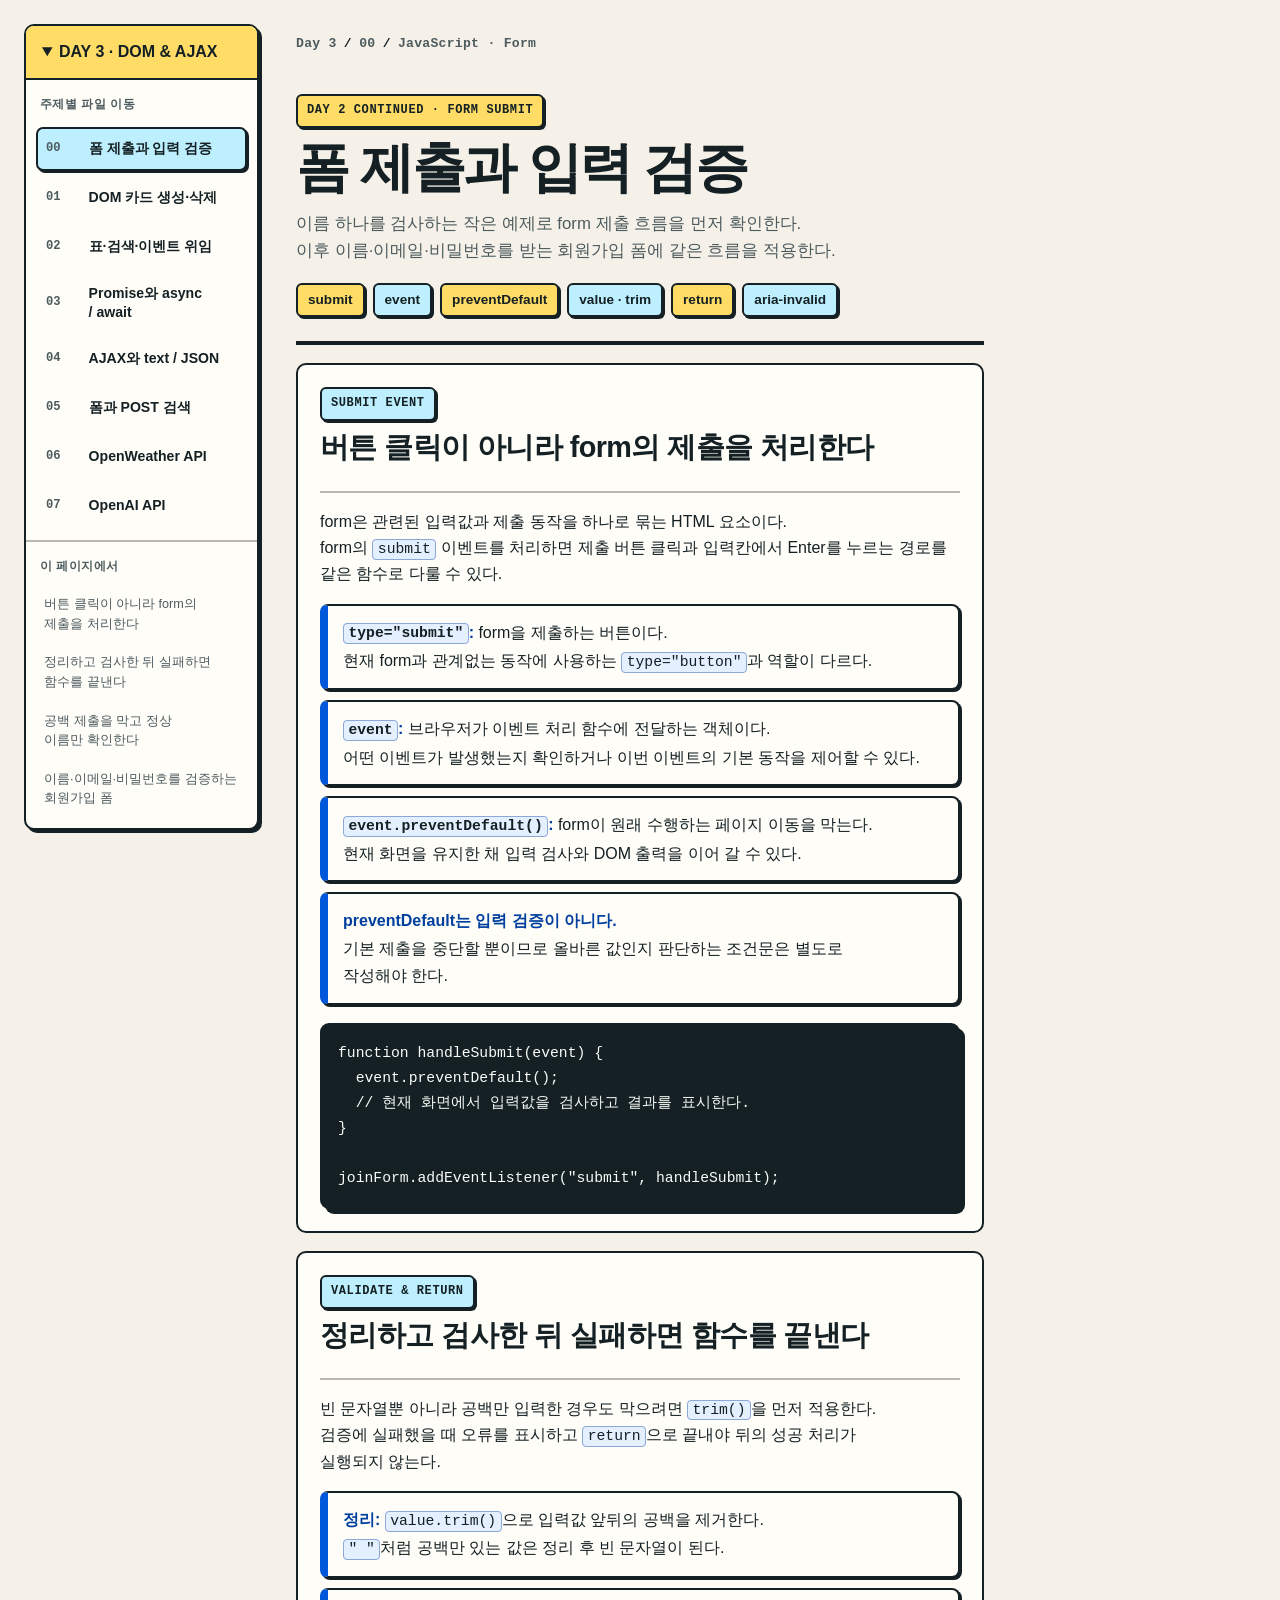
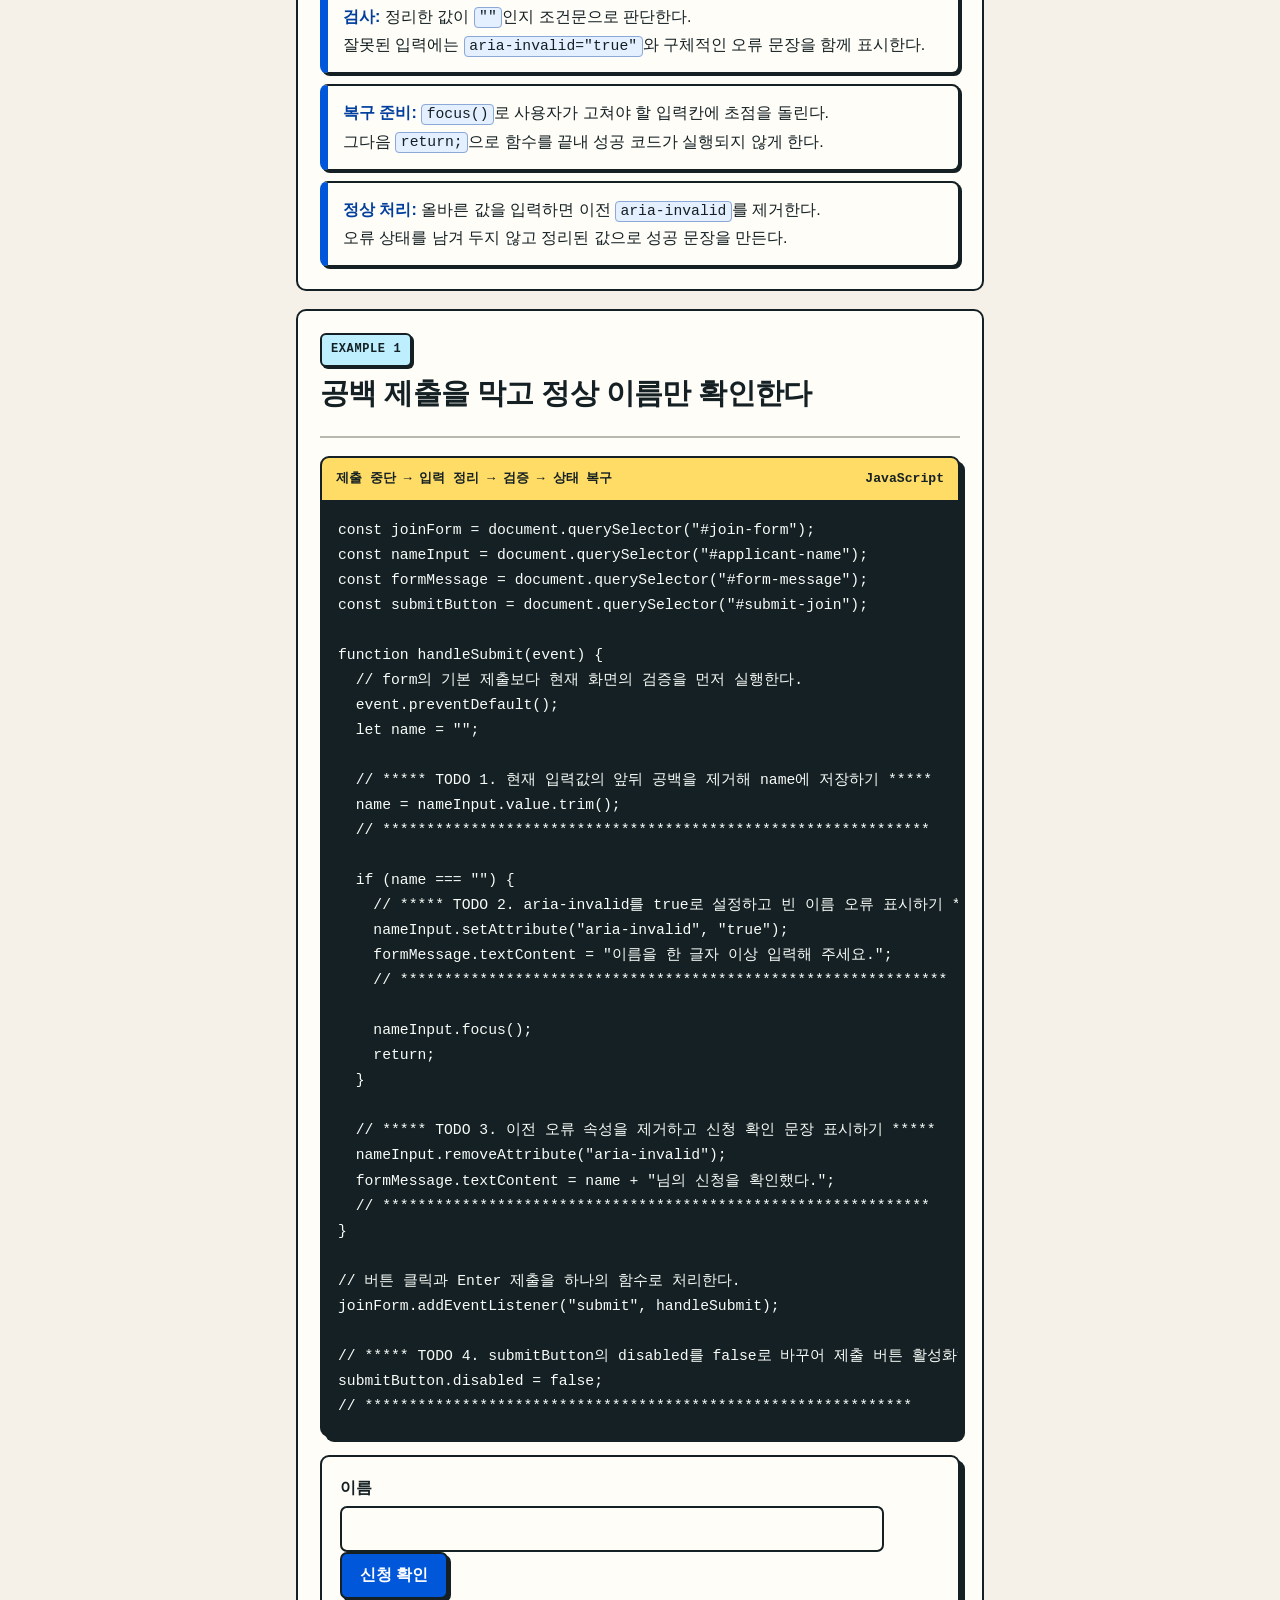
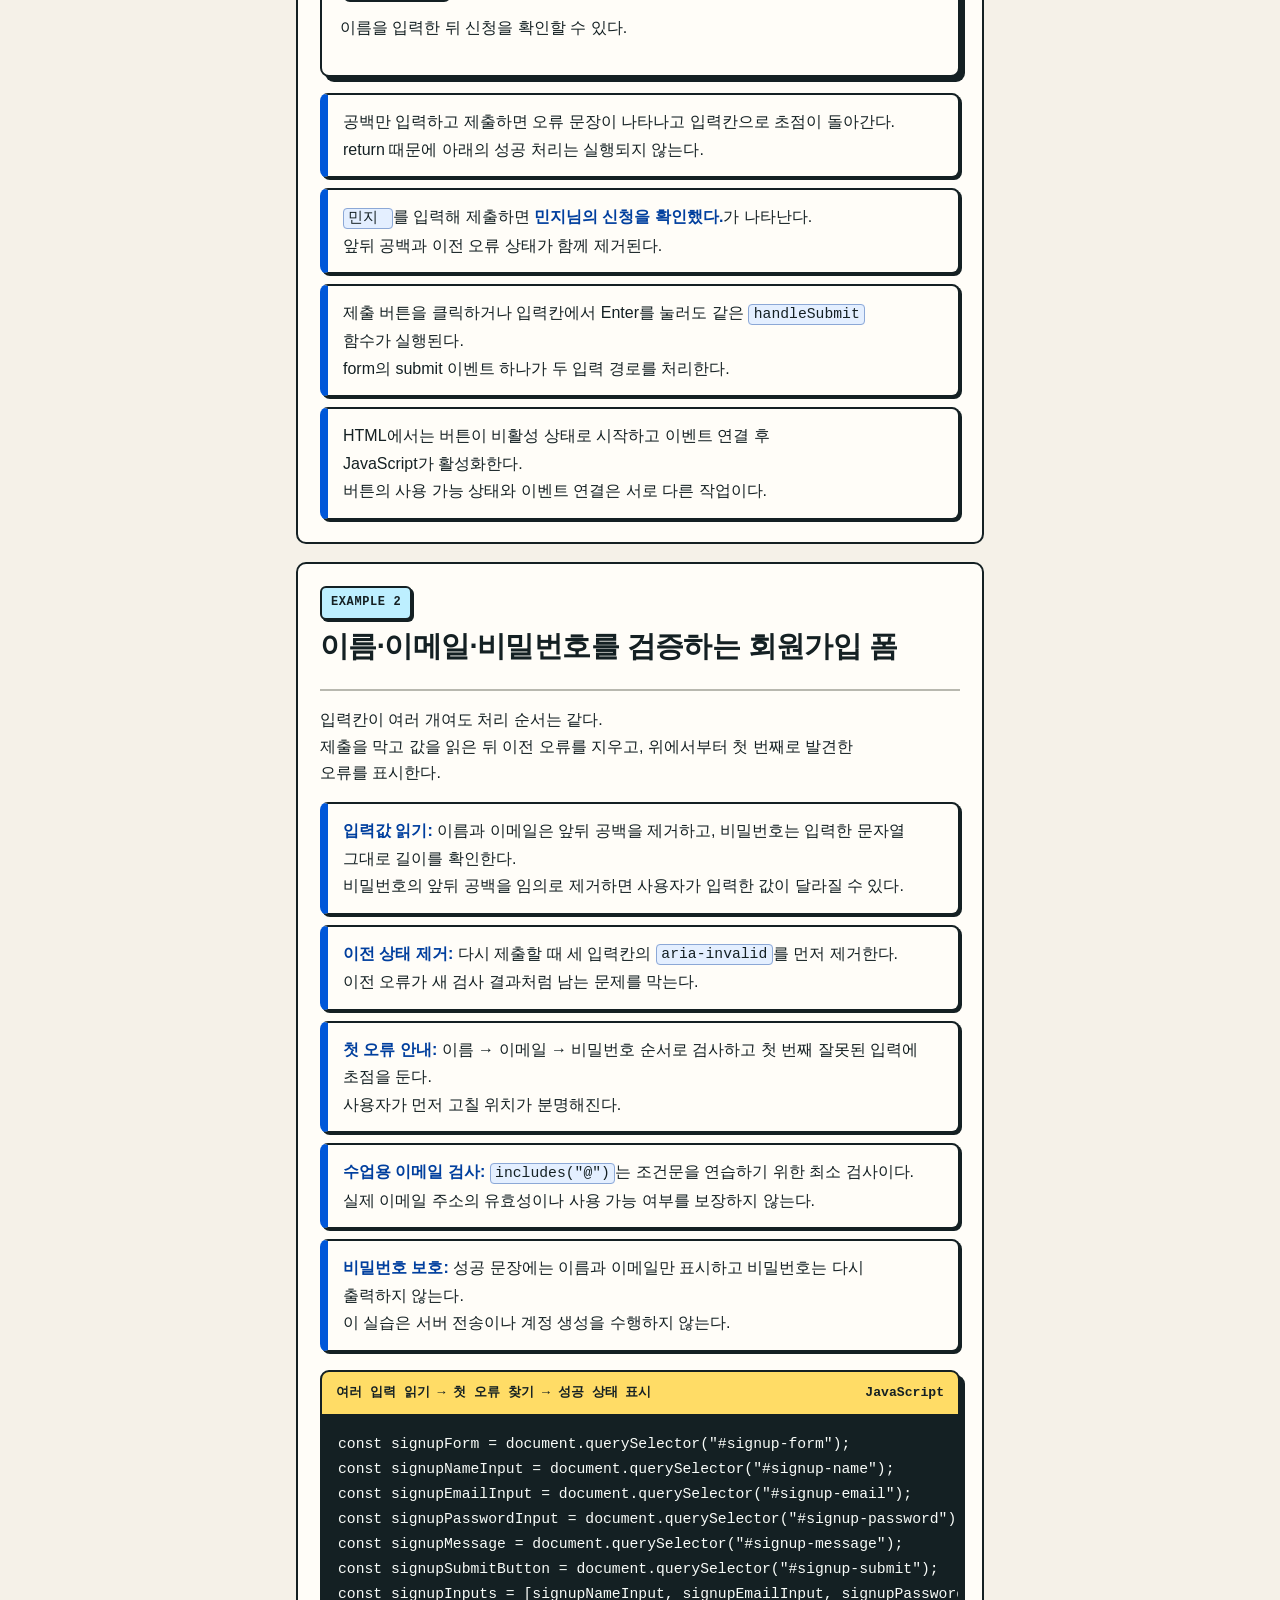
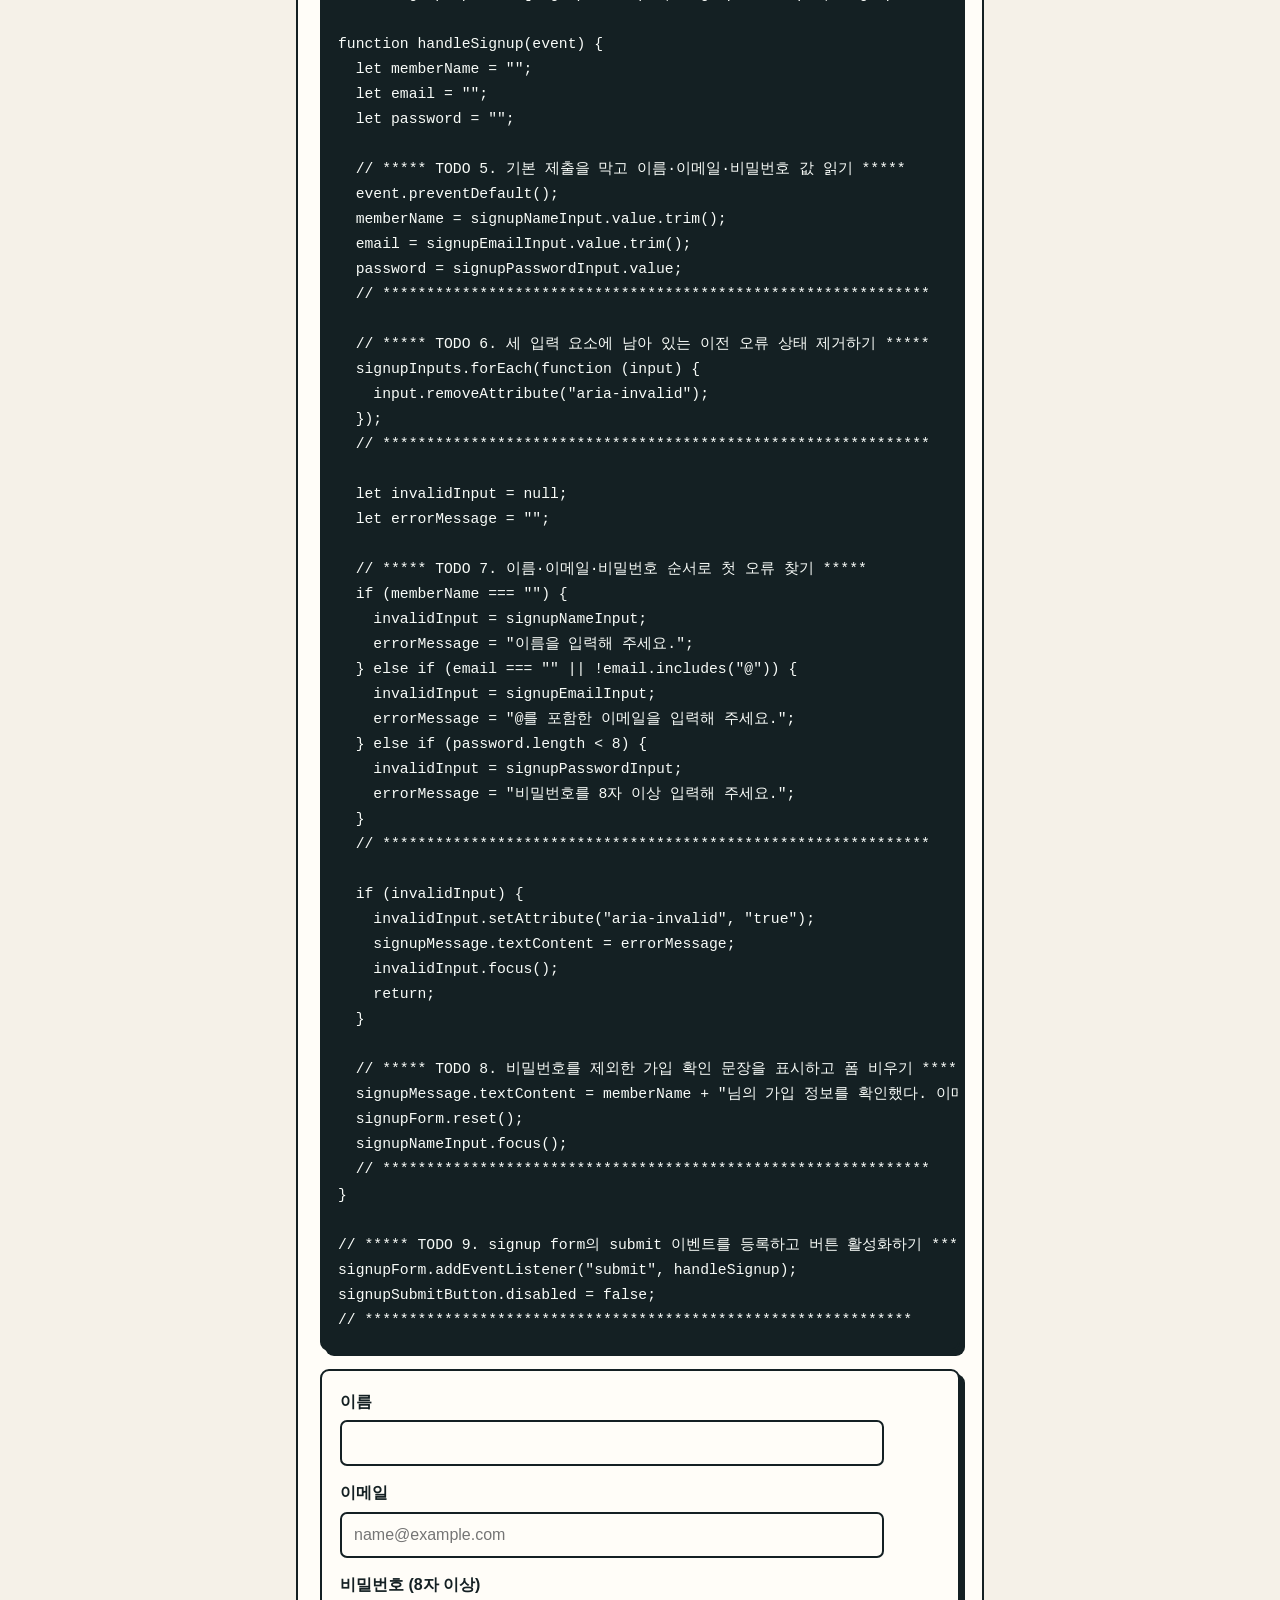
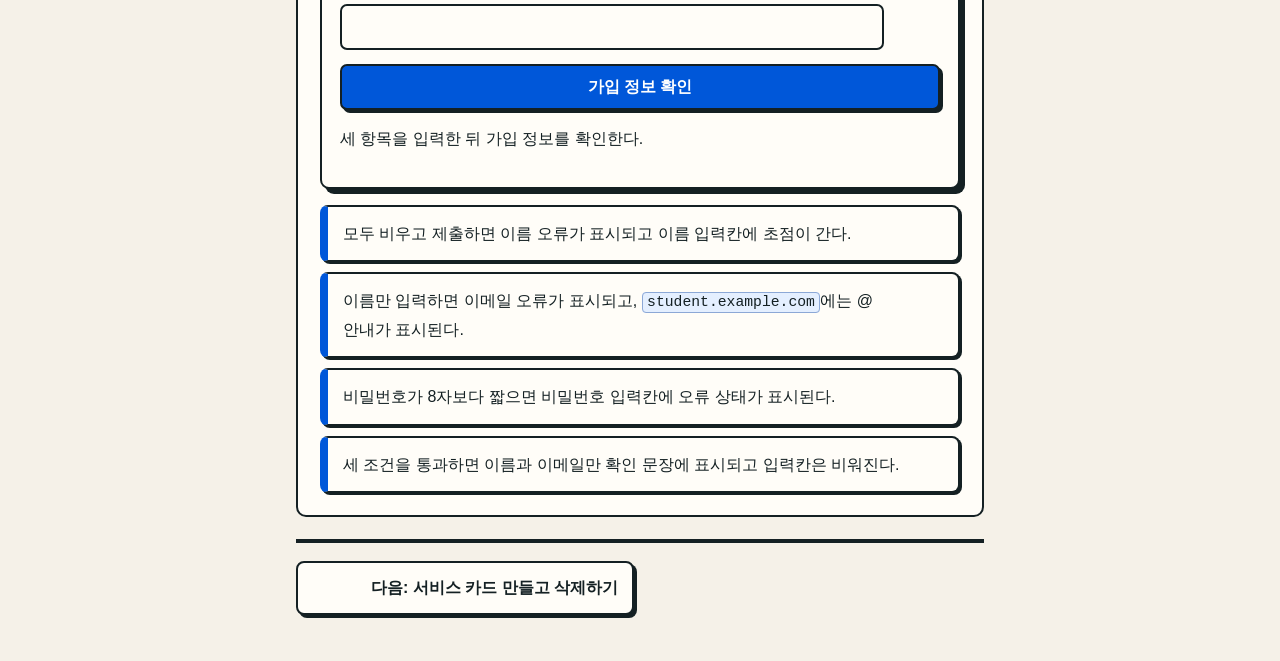
<file: day3-async-api/00_form_submit/index.html>
<!doctype html>
<html lang="ko">
  <head>
    <meta charset="UTF-8" />
    <meta name="viewport" content="width=device-width, initial-scale=1.0" />
    <title>Day 3 · 00 · 폼 제출과 입력 검증</title>
    <link rel="icon" href="data:," />
    <link rel="stylesheet" href="../../assets/lesson.css" />
    <link rel="stylesheet" href="../../assets/day1.css" />
    <link rel="stylesheet" href="../async.css" />
    <script src="../../assets/js-nav.js" defer></script>
    <script src="app.js" defer></script>
  </head>
  <body class="lesson-page has-day1-sidebar" data-lesson-track="day3">
    <a class="skip-link" href="#lesson-content">본문으로 건너뛰기</a>
    <main id="lesson-content" class="lesson-shell">
      <nav class="lesson-breadcrumb" aria-label="현재 위치">
        <span>Day 3</span><span>00</span><span>JavaScript · Form</span>
      </nav>
      <header class="lesson-hero">
        <p class="lesson-kicker">DAY 2 CONTINUED · FORM SUBMIT</p>
        <h1>폼 제출과 입력 검증</h1>
        <p class="lesson-lead">
          이름 하나를 검사하는 작은 예제로 form 제출 흐름을 먼저 확인한다.<br />이후
          이름·이메일·비밀번호를 받는 회원가입 폼에 같은 흐름을 적용한다.
        </p>
        <div class="lesson-meta">
          <span>submit</span><span>event</span><span>preventDefault</span
          ><span>value · trim</span><span>return</span><span>aria-invalid</span>
        </div>
      </header>

      <section class="lesson-section">
        <div class="section-heading">
          <p class="section-kicker">SUBMIT EVENT</p>
          <h2>버튼 클릭이 아니라 form의 제출을 처리한다</h2>
        </div>
        <p>
          form은 관련된 입력값과 제출 동작을 하나로 묶는 HTML 요소이다.<br />form의
          <code>submit</code> 이벤트를 처리하면 제출 버튼 클릭과 입력칸에서
          Enter를 누르는 경로를 같은 함수로 다룰 수 있다.
        </p>
        <ul class="lesson-points">
          <li>
            <strong><code>type="submit"</code>:</strong> form을 제출하는
            버튼이다.<br />현재 form과 관계없는 동작에 사용하는
            <code>type="button"</code>과 역할이 다르다.
          </li>
          <li>
            <strong><code>event</code>:</strong> 브라우저가 이벤트 처리 함수에
            전달하는 객체이다.<br />어떤 이벤트가 발생했는지 확인하거나 이번
            이벤트의 기본 동작을 제어할 수 있다.
          </li>
          <li>
            <strong><code>event.preventDefault()</code>:</strong> form이 원래
            수행하는 페이지 이동을 막는다.<br />현재 화면을 유지한 채 입력
            검사와 DOM 출력을 이어 갈 수 있다.
          </li>
          <li>
            <strong>preventDefault는 입력 검증이 아니다.</strong><br />기본
            제출을 중단할 뿐이므로 올바른 값인지 판단하는 조건문은 별도로
            작성해야 한다.
          </li>
        </ul>
        <pre><code>function handleSubmit(event) {
  event.preventDefault();
  // 현재 화면에서 입력값을 검사하고 결과를 표시한다.
}

joinForm.addEventListener("submit", handleSubmit);</code></pre>
      </section>

      <section class="lesson-section">
        <div class="section-heading">
          <p class="section-kicker">VALIDATE &amp; RETURN</p>
          <h2>정리하고 검사한 뒤 실패하면 함수를 끝낸다</h2>
        </div>
        <p>
          빈 문자열뿐 아니라 공백만 입력한 경우도 막으려면 <code>trim()</code>을
          먼저 적용한다.<br />검증에 실패했을 때 오류를 표시하고
          <code>return</code>으로 끝내야 뒤의 성공 처리가 실행되지 않는다.
        </p>
        <ol class="lesson-points">
          <li>
            <strong>정리:</strong> <code>value.trim()</code>으로 입력값 앞뒤의
            공백을 제거한다.<br /><code>" "</code>처럼 공백만 있는 값은 정리 후
            빈 문자열이 된다.
          </li>
          <li>
            <strong>검사:</strong> 정리한 값이 <code>""</code>인지 조건문으로
            판단한다.<br />잘못된 입력에는 <code>aria-invalid="true"</code>와
            구체적인 오류 문장을 함께 표시한다.
          </li>
          <li>
            <strong>복구 준비:</strong> <code>focus()</code>로 사용자가 고쳐야
            할 입력칸에 초점을 돌린다.<br />그다음 <code>return;</code>으로
            함수를 끝내 성공 코드가 실행되지 않게 한다.
          </li>
          <li>
            <strong>정상 처리:</strong> 올바른 값을 입력하면 이전
            <code>aria-invalid</code>를 제거한다.<br />오류 상태를 남겨 두지
            않고 정리된 값으로 성공 문장을 만든다.
          </li>
        </ol>
      </section>

      <section class="lesson-section">
        <div class="section-heading">
          <p class="section-kicker">EXAMPLE 1</p>
          <h2>공백 제출을 막고 정상 이름만 확인한다</h2>
        </div>
        <div class="code-panel">
          <div class="code-panel-header">
            <span>제출 중단 → 입력 정리 → 검증 → 상태 복구</span
            ><span>JavaScript</span>
          </div>
          <pre><code>const joinForm = document.querySelector("#join-form");
const nameInput = document.querySelector("#applicant-name");
const formMessage = document.querySelector("#form-message");
const submitButton = document.querySelector("#submit-join");

function handleSubmit(event) {
  // form의 기본 제출보다 현재 화면의 검증을 먼저 실행한다.
  event.preventDefault();
  let name = "";

  // ***** TODO 1. 현재 입력값의 앞뒤 공백을 제거해 name에 저장하기 *****
  name = nameInput.value.trim();
  // **************************************************************

  if (name === "") {
    // ***** TODO 2. aria-invalid를 true로 설정하고 빈 이름 오류 표시하기 *****
    nameInput.setAttribute("aria-invalid", "true");
    formMessage.textContent = "이름을 한 글자 이상 입력해 주세요.";
    // **************************************************************

    nameInput.focus();
    return;
  }

  // ***** TODO 3. 이전 오류 속성을 제거하고 신청 확인 문장 표시하기 *****
  nameInput.removeAttribute("aria-invalid");
  formMessage.textContent = name + "님의 신청을 확인했다.";
  // **************************************************************
}

// 버튼 클릭과 Enter 제출을 하나의 함수로 처리한다.
joinForm.addEventListener("submit", handleSubmit);

// ***** TODO 4. submitButton의 disabled를 false로 바꾸어 제출 버튼 활성화하기 *****
submitButton.disabled = false;
// **************************************************************</code></pre>
        </div>
        <div class="demo-surface">
          <form id="join-form" novalidate>
            <label for="applicant-name">이름</label>
            <input
              id="applicant-name"
              name="name"
              type="text"
              autocomplete="off"
              aria-describedby="form-message"
            />
            <button id="submit-join" type="submit">신청 확인</button>
          </form>
          <p id="form-message" aria-live="polite">
            이름을 입력한 뒤 신청을 확인할 수 있다.
          </p>
        </div>
        <ul class="lesson-points">
          <li>
            공백만 입력하고 제출하면 오류 문장이 나타나고 입력칸으로 초점이
            돌아간다.<br />return 때문에 아래의 성공 처리는 실행되지 않는다.
          </li>
          <li>
            <code> 민지 </code>를 입력해 제출하면
            <strong>민지님의 신청을 확인했다.</strong>가 나타난다.<br />앞뒤
            공백과 이전 오류 상태가 함께 제거된다.
          </li>
          <li>
            제출 버튼을 클릭하거나 입력칸에서 Enter를 눌러도 같은
            <code>handleSubmit</code> 함수가 실행된다.<br />form의 submit 이벤트
            하나가 두 입력 경로를 처리한다.
          </li>
          <li>
            HTML에서는 버튼이 비활성 상태로 시작하고 이벤트 연결 후 JavaScript가
            활성화한다.<br />버튼의 사용 가능 상태와 이벤트 연결은 서로 다른
            작업이다.
          </li>
        </ul>
      </section>

      <section class="lesson-section">
        <div class="section-heading">
          <p class="section-kicker">EXAMPLE 2</p>
          <h2>이름·이메일·비밀번호를 검증하는 회원가입 폼</h2>
        </div>
        <p>
          입력칸이 여러 개여도 처리 순서는 같다.<br />제출을 막고 값을 읽은 뒤
          이전 오류를 지우고, 위에서부터 첫 번째로 발견한 오류를 표시한다.
        </p>
        <ul class="lesson-points">
          <li>
            <strong>입력값 읽기:</strong> 이름과 이메일은 앞뒤 공백을 제거하고,
            비밀번호는 입력한 문자열 그대로 길이를 확인한다.<br />비밀번호의
            앞뒤 공백을 임의로 제거하면 사용자가 입력한 값이 달라질 수 있다.
          </li>
          <li>
            <strong>이전 상태 제거:</strong> 다시 제출할 때 세 입력칸의
            <code>aria-invalid</code>를 먼저 제거한다.<br />이전 오류가 새 검사
            결과처럼 남는 문제를 막는다.
          </li>
          <li>
            <strong>첫 오류 안내:</strong> 이름 → 이메일 → 비밀번호 순서로
            검사하고 첫 번째 잘못된 입력에 초점을 둔다.<br />사용자가 먼저 고칠
            위치가 분명해진다.
          </li>
          <li>
            <strong>수업용 이메일 검사:</strong> <code>includes("@")</code>는
            조건문을 연습하기 위한 최소 검사이다.<br />실제 이메일 주소의
            유효성이나 사용 가능 여부를 보장하지 않는다.
          </li>
          <li>
            <strong>비밀번호 보호:</strong> 성공 문장에는 이름과 이메일만
            표시하고 비밀번호는 다시 출력하지 않는다.<br />이 실습은 서버
            전송이나 계정 생성을 수행하지 않는다.
          </li>
        </ul>
        <div class="code-panel">
          <div class="code-panel-header">
            <span>여러 입력 읽기 → 첫 오류 찾기 → 성공 상태 표시</span
            ><span>JavaScript</span>
          </div>
          <pre><code>const signupForm = document.querySelector("#signup-form");
const signupNameInput = document.querySelector("#signup-name");
const signupEmailInput = document.querySelector("#signup-email");
const signupPasswordInput = document.querySelector("#signup-password");
const signupMessage = document.querySelector("#signup-message");
const signupSubmitButton = document.querySelector("#signup-submit");
const signupInputs = [signupNameInput, signupEmailInput, signupPasswordInput];

function handleSignup(event) {
  let memberName = "";
  let email = "";
  let password = "";

  // ***** TODO 5. 기본 제출을 막고 이름·이메일·비밀번호 값 읽기 *****
  event.preventDefault();
  memberName = signupNameInput.value.trim();
  email = signupEmailInput.value.trim();
  password = signupPasswordInput.value;
  // **************************************************************

  // ***** TODO 6. 세 입력 요소에 남아 있는 이전 오류 상태 제거하기 *****
  signupInputs.forEach(function (input) {
    input.removeAttribute("aria-invalid");
  });
  // **************************************************************

  let invalidInput = null;
  let errorMessage = "";

  // ***** TODO 7. 이름·이메일·비밀번호 순서로 첫 오류 찾기 *****
  if (memberName === "") {
    invalidInput = signupNameInput;
    errorMessage = "이름을 입력해 주세요.";
  } else if (email === "" || !email.includes("@")) {
    invalidInput = signupEmailInput;
    errorMessage = "@를 포함한 이메일을 입력해 주세요.";
  } else if (password.length &lt; 8) {
    invalidInput = signupPasswordInput;
    errorMessage = "비밀번호를 8자 이상 입력해 주세요.";
  }
  // **************************************************************

  if (invalidInput) {
    invalidInput.setAttribute("aria-invalid", "true");
    signupMessage.textContent = errorMessage;
    invalidInput.focus();
    return;
  }

  // ***** TODO 8. 비밀번호를 제외한 가입 확인 문장을 표시하고 폼 비우기 *****
  signupMessage.textContent = memberName + "님의 가입 정보를 확인했다. 이메일: " + email;
  signupForm.reset();
  signupNameInput.focus();
  // **************************************************************
}

// ***** TODO 9. signup form의 submit 이벤트를 등록하고 버튼 활성화하기 *****
signupForm.addEventListener("submit", handleSignup);
signupSubmitButton.disabled = false;
// **************************************************************</code></pre>
        </div>
        <div class="demo-surface">
          <form id="signup-form" class="service-form" novalidate>
            <div>
              <label for="signup-name">이름</label>
              <input
                id="signup-name"
                name="name"
                type="text"
                autocomplete="name"
                required
                aria-describedby="signup-message"
              />
            </div>
            <div>
              <label for="signup-email">이메일</label>
              <input
                id="signup-email"
                name="email"
                type="email"
                autocomplete="email"
                placeholder="name@example.com"
                required
                aria-describedby="signup-message"
              />
            </div>
            <div>
              <label for="signup-password">비밀번호 (8자 이상)</label>
              <input
                id="signup-password"
                name="password"
                type="password"
                minlength="8"
                autocomplete="new-password"
                required
                aria-describedby="signup-message"
              />
            </div>
            <button id="signup-submit" type="submit" disabled>
              가입 정보 확인
            </button>
          </form>
          <p id="signup-message" aria-live="polite">
            세 항목을 입력한 뒤 가입 정보를 확인한다.
          </p>
        </div>
        <ul class="lesson-points">
          <li>
            모두 비우고 제출하면 이름 오류가 표시되고 이름 입력칸에 초점이 간다.
          </li>
          <li>
            이름만 입력하면 이메일 오류가 표시되고,
            <code>student.example.com</code>에는 @ 안내가 표시된다.
          </li>
          <li>
            비밀번호가 8자보다 짧으면 비밀번호 입력칸에 오류 상태가 표시된다.
          </li>
          <li>
            세 조건을 통과하면 이름과 이메일만 확인 문장에 표시되고 입력칸은
            비워진다.
          </li>
        </ul>
      </section>

      <nav class="lesson-pagination" aria-label="주제 이동">
        <a href="../01_create_append/index.html"
          >다음: 서비스 카드 만들고 삭제하기</a
        >
      </nav>
    </main>
  </body>
</html>
</file>
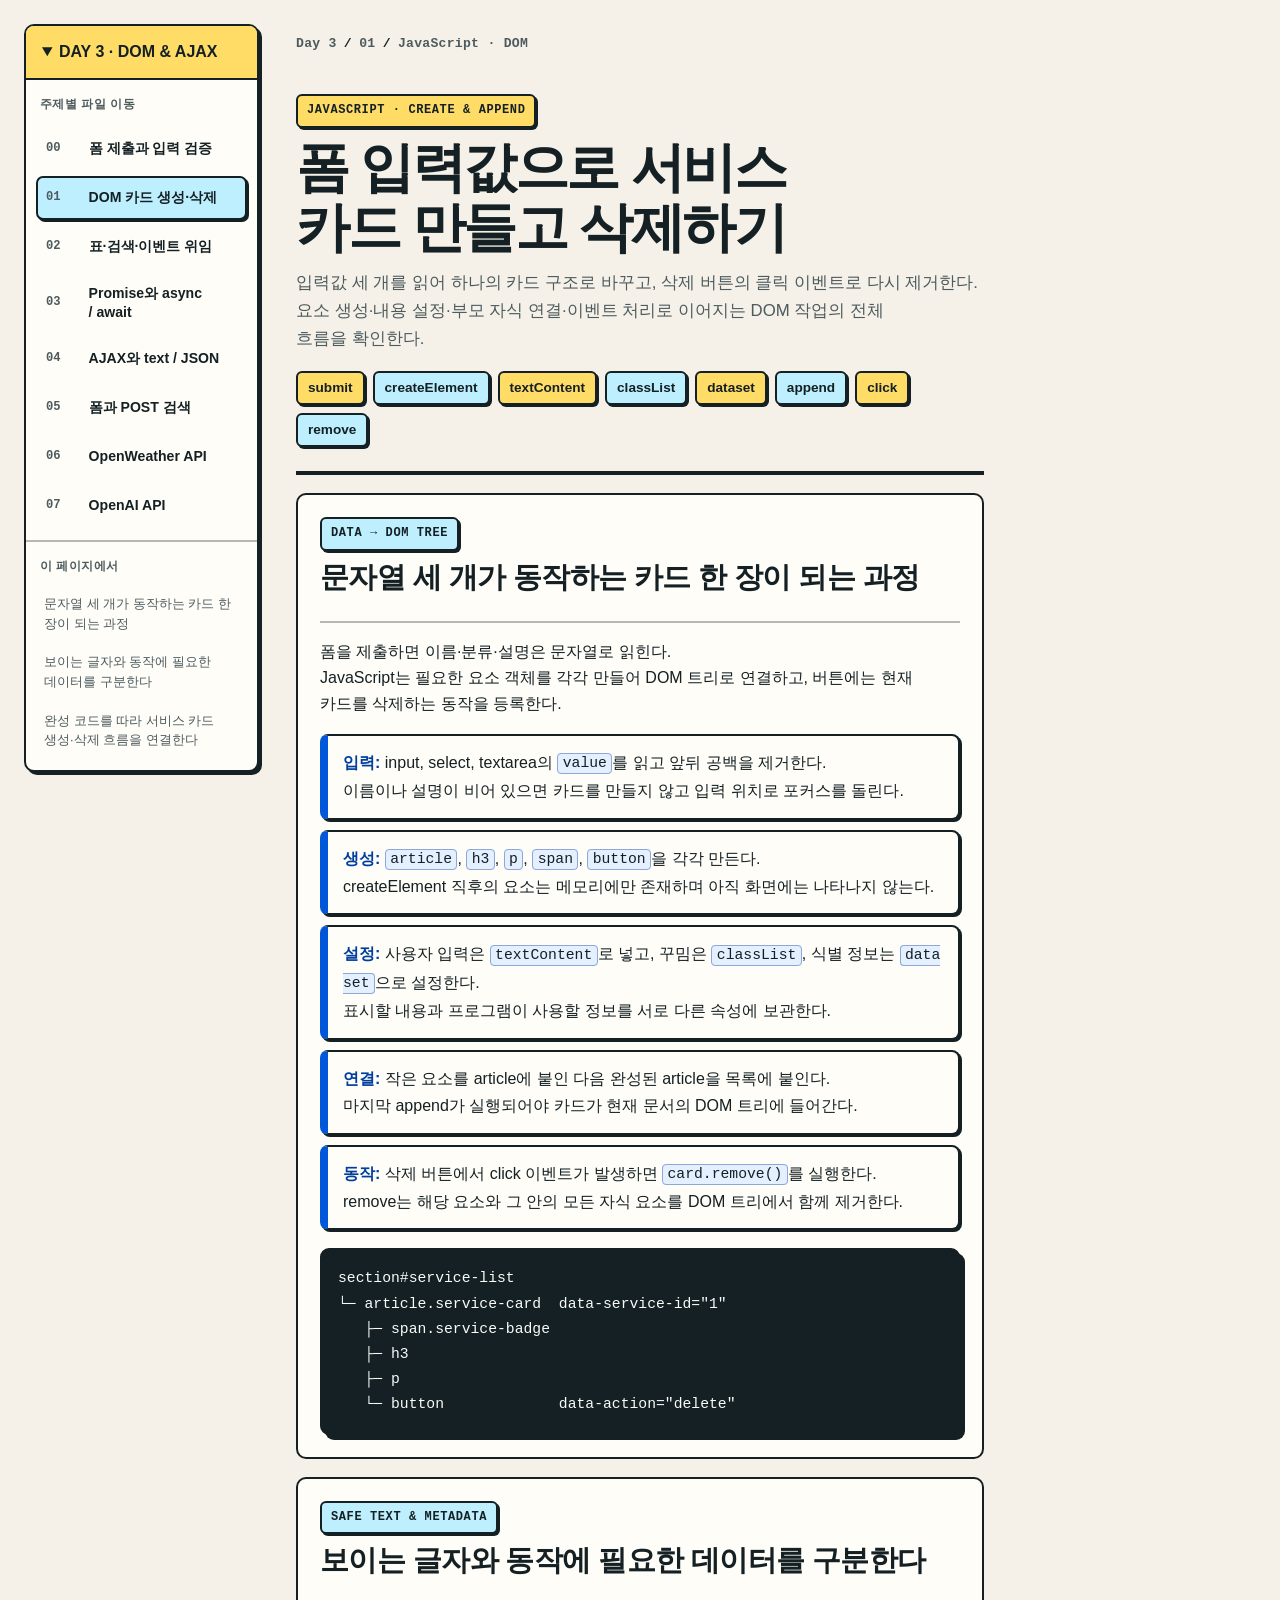
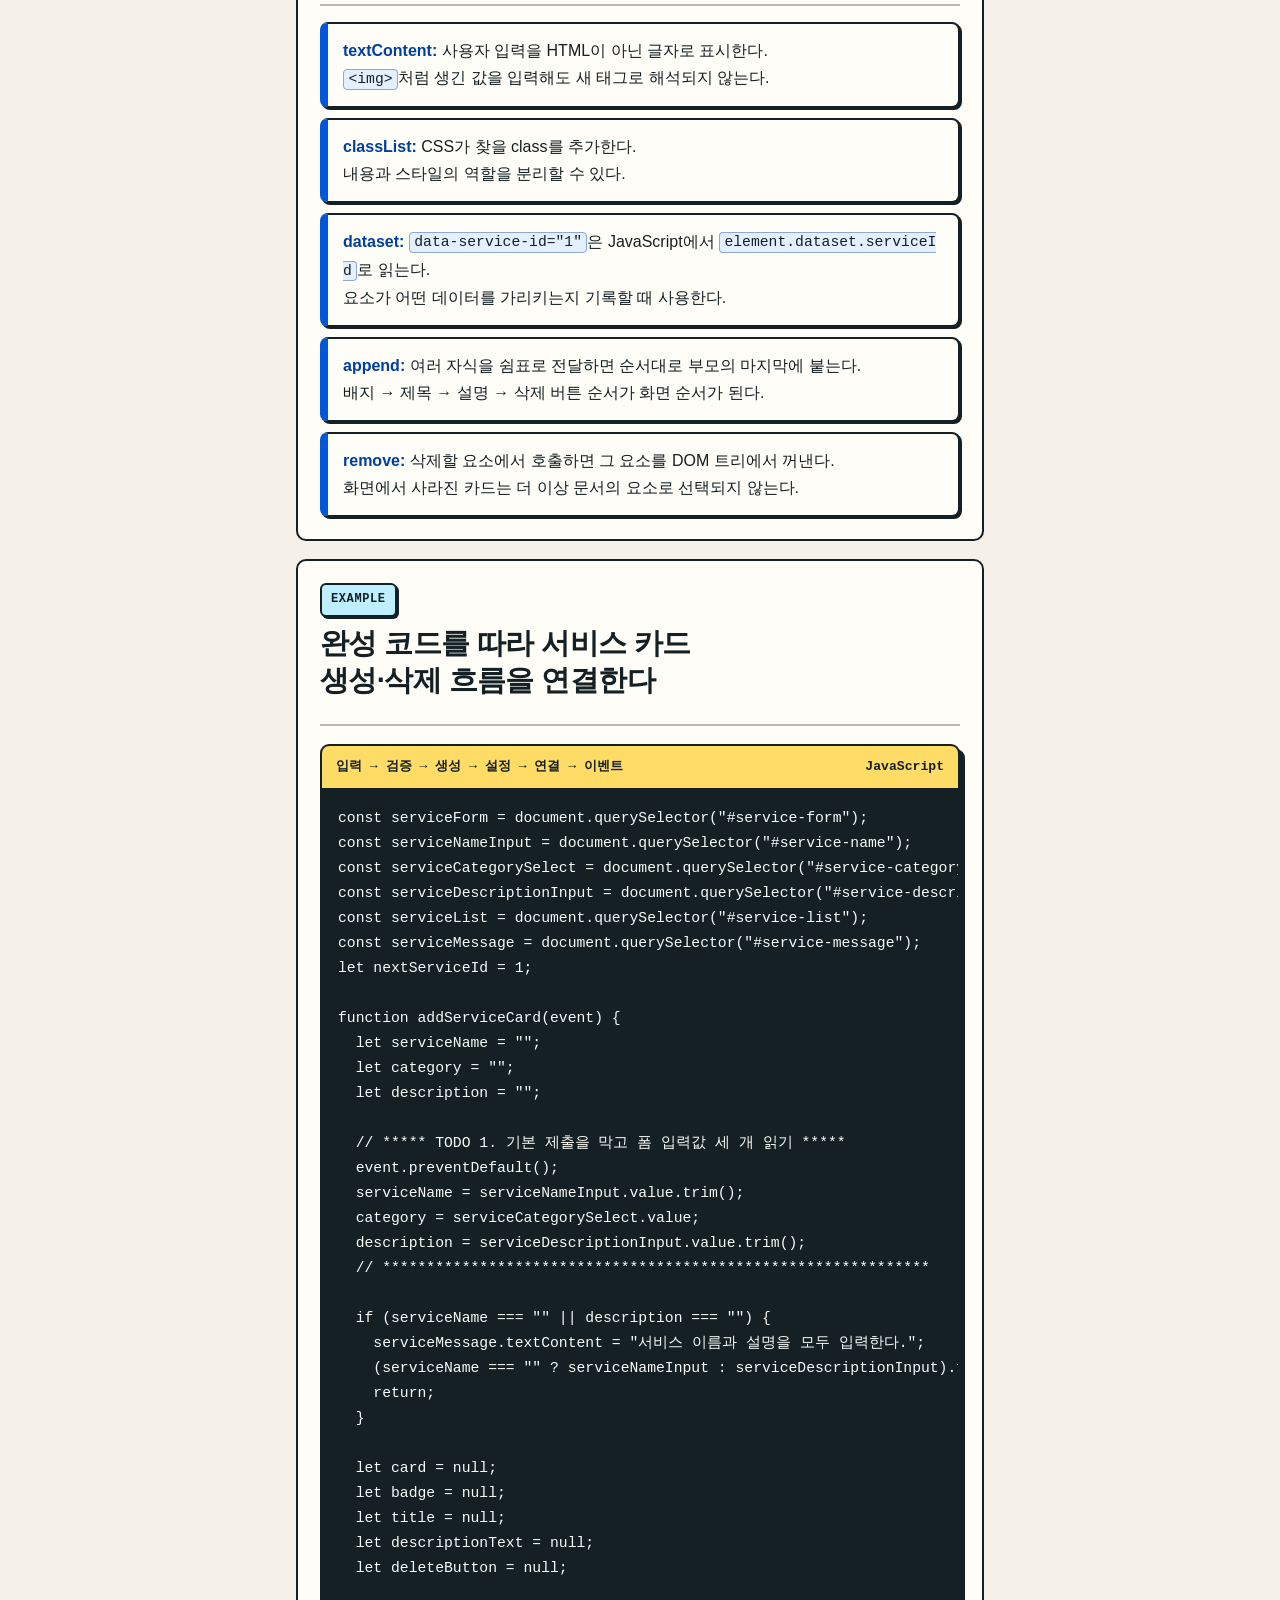
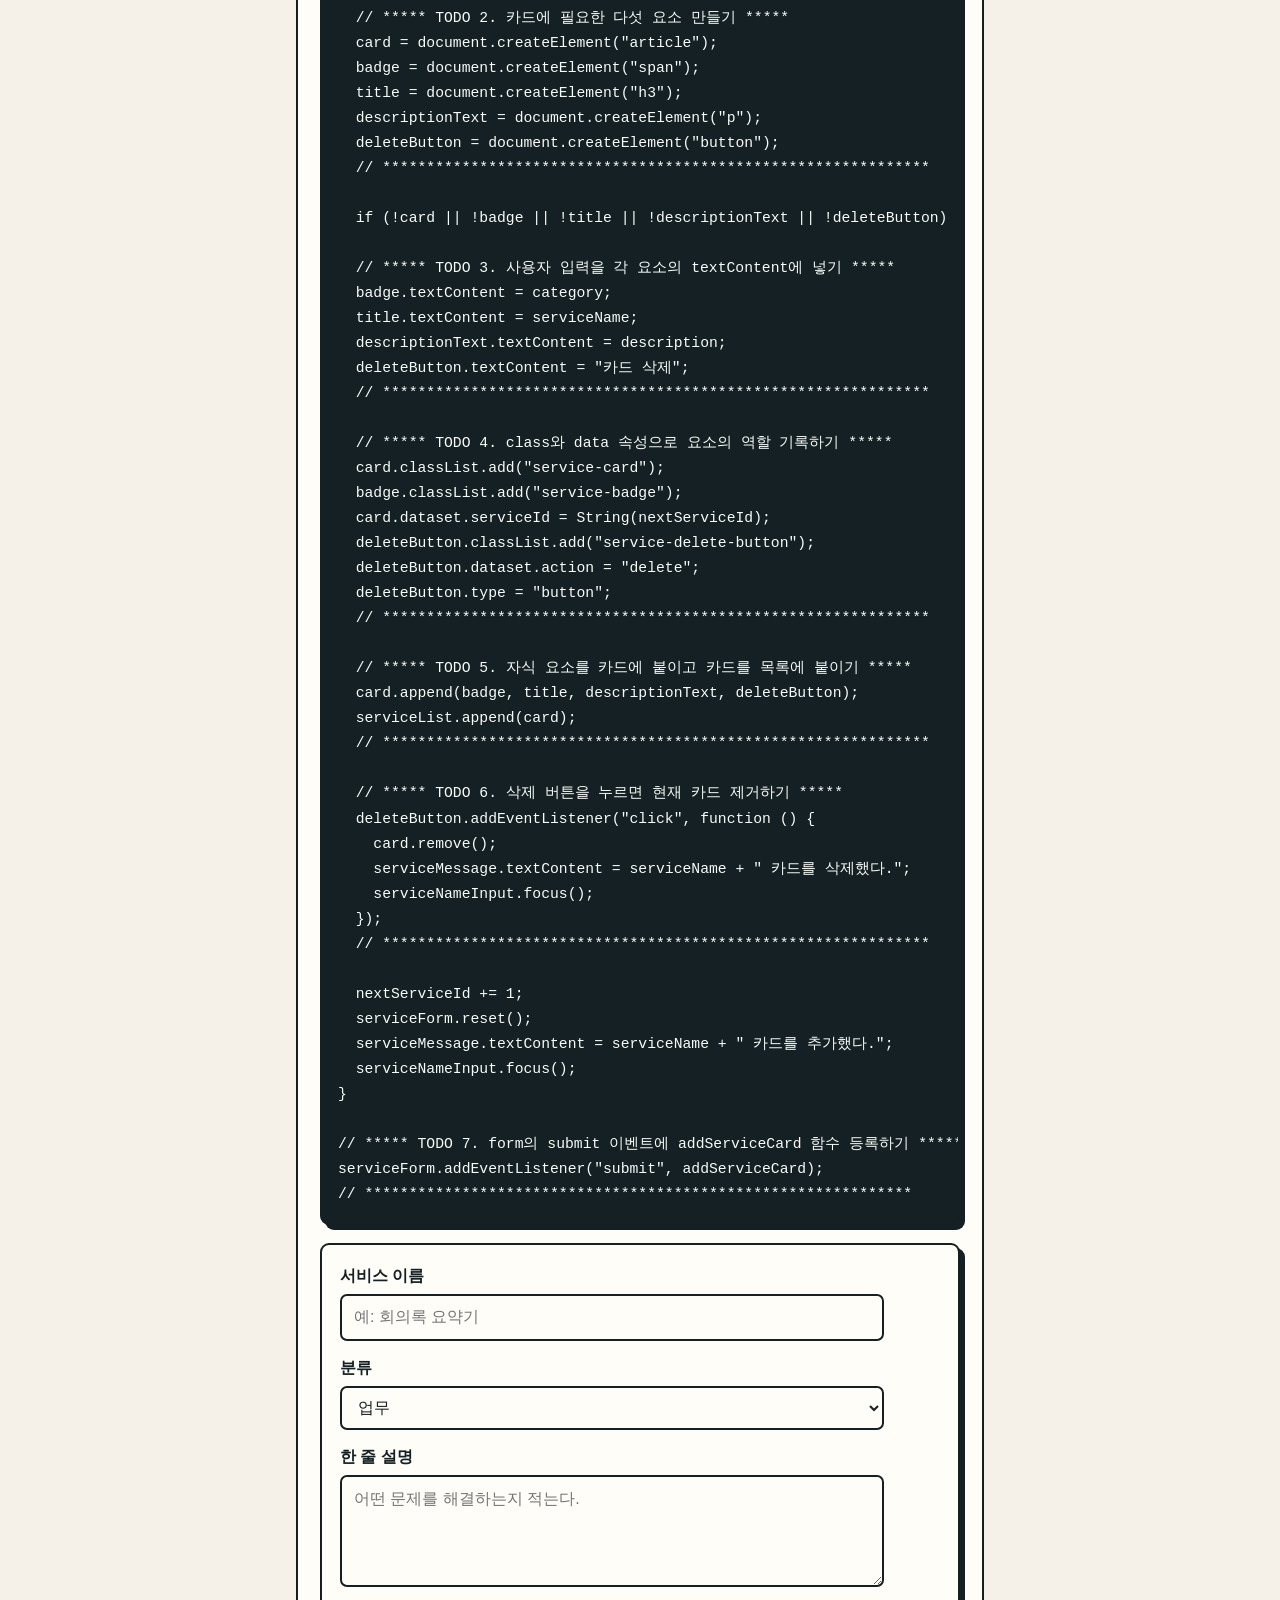
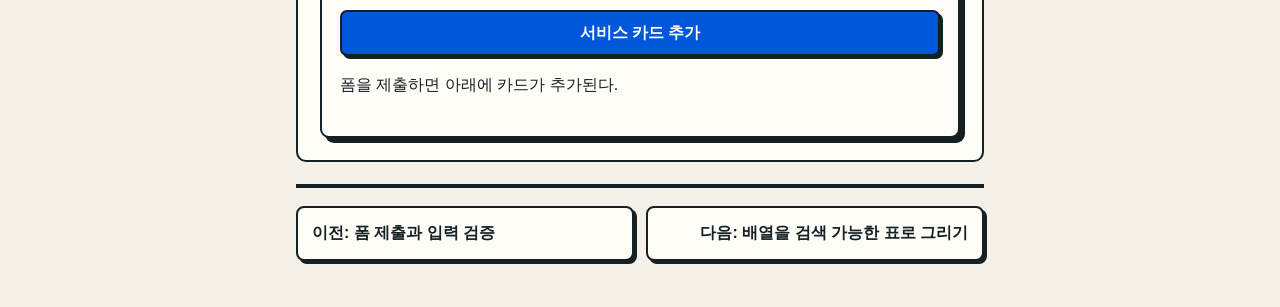
<file: day3-async-api/01_create_append/index.html>
<!doctype html>
<html lang="ko">
  <head>
    <meta charset="UTF-8" />
    <meta name="viewport" content="width=device-width, initial-scale=1.0" />
    <title>Day 3 · 01 · 서비스 카드 만들고 삭제하기</title>
    <link rel="icon" href="data:," />
    <link rel="stylesheet" href="../../assets/lesson.css" />
    <link rel="stylesheet" href="../../assets/day1.css" />
    <link rel="stylesheet" href="../async.css" />
    <script src="../../assets/js-nav.js" defer></script>
    <script src="app.js" defer></script>
  </head>
  <body class="lesson-page has-day1-sidebar" data-lesson-track="day3">
    <a class="skip-link" href="#lesson-content">본문으로 건너뛰기</a>
    <main id="lesson-content" class="lesson-shell">
      <nav class="lesson-breadcrumb" aria-label="현재 위치"><span>Day 3</span><span>01</span><span>JavaScript · DOM</span></nav>
      <header class="lesson-hero">
        <p class="lesson-kicker">JAVASCRIPT · CREATE &amp; APPEND</p>
        <h1>폼 입력값으로 서비스 카드 만들고 삭제하기</h1>
        <p class="lesson-lead">입력값 세 개를 읽어 하나의 카드 구조로 바꾸고, 삭제 버튼의 클릭 이벤트로 다시 제거한다.<br />요소 생성·내용 설정·부모 자식 연결·이벤트 처리로 이어지는 DOM 작업의 전체 흐름을 확인한다.</p>
        <div class="lesson-meta"><span>submit</span><span>createElement</span><span>textContent</span><span>classList</span><span>dataset</span><span>append</span><span>click</span><span>remove</span></div>
      </header>

      <section class="lesson-section">
        <div class="section-heading"><p class="section-kicker">DATA → DOM TREE</p><h2>문자열 세 개가 동작하는 카드 한 장이 되는 과정</h2></div>
        <p>폼을 제출하면 이름·분류·설명은 문자열로 읽힌다.<br />JavaScript는 필요한 요소 객체를 각각 만들어 DOM 트리로 연결하고, 버튼에는 현재 카드를 삭제하는 동작을 등록한다.</p>
        <ol class="lesson-points">
          <li><strong>입력:</strong> input, select, textarea의 <code>value</code>를 읽고 앞뒤 공백을 제거한다.<br />이름이나 설명이 비어 있으면 카드를 만들지 않고 입력 위치로 포커스를 돌린다.</li>
          <li><strong>생성:</strong> <code>article</code>, <code>h3</code>, <code>p</code>, <code>span</code>, <code>button</code>을 각각 만든다.<br />createElement 직후의 요소는 메모리에만 존재하며 아직 화면에는 나타나지 않는다.</li>
          <li><strong>설정:</strong> 사용자 입력은 <code>textContent</code>로 넣고, 꾸밈은 <code>classList</code>, 식별 정보는 <code>dataset</code>으로 설정한다.<br />표시할 내용과 프로그램이 사용할 정보를 서로 다른 속성에 보관한다.</li>
          <li><strong>연결:</strong> 작은 요소를 article에 붙인 다음 완성된 article을 목록에 붙인다.<br />마지막 append가 실행되어야 카드가 현재 문서의 DOM 트리에 들어간다.</li>
          <li><strong>동작:</strong> 삭제 버튼에서 click 이벤트가 발생하면 <code>card.remove()</code>를 실행한다.<br />remove는 해당 요소와 그 안의 모든 자식 요소를 DOM 트리에서 함께 제거한다.</li>
        </ol>
        <pre><code>section#service-list
└─ article.service-card  data-service-id="1"
   ├─ span.service-badge
   ├─ h3
   ├─ p
   └─ button             data-action="delete"</code></pre>
      </section>

      <section class="lesson-section">
        <div class="section-heading"><p class="section-kicker">SAFE TEXT &amp; METADATA</p><h2>보이는 글자와 동작에 필요한 데이터를 구분한다</h2></div>
        <ul class="lesson-points">
          <li><strong>textContent:</strong> 사용자 입력을 HTML이 아닌 글자로 표시한다.<br /><code>&lt;img&gt;</code>처럼 생긴 값을 입력해도 새 태그로 해석되지 않는다.</li>
          <li><strong>classList:</strong> CSS가 찾을 class를 추가한다.<br />내용과 스타일의 역할을 분리할 수 있다.</li>
          <li><strong>dataset:</strong> <code>data-service-id="1"</code>은 JavaScript에서 <code>element.dataset.serviceId</code>로 읽는다.<br />요소가 어떤 데이터를 가리키는지 기록할 때 사용한다.</li>
          <li><strong>append:</strong> 여러 자식을 쉼표로 전달하면 순서대로 부모의 마지막에 붙는다.<br />배지 → 제목 → 설명 → 삭제 버튼 순서가 화면 순서가 된다.</li>
          <li><strong>remove:</strong> 삭제할 요소에서 호출하면 그 요소를 DOM 트리에서 꺼낸다.<br />화면에서 사라진 카드는 더 이상 문서의 요소로 선택되지 않는다.</li>
        </ul>
      </section>

      <section class="lesson-section">
        <div class="section-heading"><p class="section-kicker">EXAMPLE</p><h2>완성 코드를 따라 서비스 카드 생성·삭제 흐름을 연결한다</h2></div>
        <div class="code-panel"><div class="code-panel-header"><span>입력 → 검증 → 생성 → 설정 → 연결 → 이벤트</span><span>JavaScript</span></div><pre><code>const serviceForm = document.querySelector("#service-form");
const serviceNameInput = document.querySelector("#service-name");
const serviceCategorySelect = document.querySelector("#service-category");
const serviceDescriptionInput = document.querySelector("#service-description");
const serviceList = document.querySelector("#service-list");
const serviceMessage = document.querySelector("#service-message");
let nextServiceId = 1;

function addServiceCard(event) {
  let serviceName = "";
  let category = "";
  let description = "";

  // ***** TODO 1. 기본 제출을 막고 폼 입력값 세 개 읽기 *****
  event.preventDefault();
  serviceName = serviceNameInput.value.trim();
  category = serviceCategorySelect.value;
  description = serviceDescriptionInput.value.trim();
  // **************************************************************

  if (serviceName === "" || description === "") {
    serviceMessage.textContent = "서비스 이름과 설명을 모두 입력한다.";
    (serviceName === "" ? serviceNameInput : serviceDescriptionInput).focus();
    return;
  }

  let card = null;
  let badge = null;
  let title = null;
  let descriptionText = null;
  let deleteButton = null;

  // ***** TODO 2. 카드에 필요한 다섯 요소 만들기 *****
  card = document.createElement("article");
  badge = document.createElement("span");
  title = document.createElement("h3");
  descriptionText = document.createElement("p");
  deleteButton = document.createElement("button");
  // **************************************************************

  if (!card || !badge || !title || !descriptionText || !deleteButton) return;

  // ***** TODO 3. 사용자 입력을 각 요소의 textContent에 넣기 *****
  badge.textContent = category;
  title.textContent = serviceName;
  descriptionText.textContent = description;
  deleteButton.textContent = "카드 삭제";
  // **************************************************************

  // ***** TODO 4. class와 data 속성으로 요소의 역할 기록하기 *****
  card.classList.add("service-card");
  badge.classList.add("service-badge");
  card.dataset.serviceId = String(nextServiceId);
  deleteButton.classList.add("service-delete-button");
  deleteButton.dataset.action = "delete";
  deleteButton.type = "button";
  // **************************************************************

  // ***** TODO 5. 자식 요소를 카드에 붙이고 카드를 목록에 붙이기 *****
  card.append(badge, title, descriptionText, deleteButton);
  serviceList.append(card);
  // **************************************************************

  // ***** TODO 6. 삭제 버튼을 누르면 현재 카드 제거하기 *****
  deleteButton.addEventListener("click", function () {
    card.remove();
    serviceMessage.textContent = serviceName + " 카드를 삭제했다.";
    serviceNameInput.focus();
  });
  // **************************************************************

  nextServiceId += 1;
  serviceForm.reset();
  serviceMessage.textContent = serviceName + " 카드를 추가했다.";
  serviceNameInput.focus();
}

// ***** TODO 7. form의 submit 이벤트에 addServiceCard 함수 등록하기 *****
serviceForm.addEventListener("submit", addServiceCard);
// **************************************************************</code></pre></div>
        <div class="demo-surface">
          <form id="service-form" class="service-form">
            <div><label for="service-name">서비스 이름</label><input id="service-name" name="serviceName" type="text" autocomplete="off" placeholder="예: 회의록 요약기" /></div>
            <div><label for="service-category">분류</label><select id="service-category" name="category"><option value="업무">업무</option><option value="생활">생활</option><option value="콘텐츠">콘텐츠</option></select></div>
            <div><label for="service-description">한 줄 설명</label><textarea id="service-description" name="description" rows="3" placeholder="어떤 문제를 해결하는지 적는다."></textarea></div>
            <button type="submit">서비스 카드 추가</button>
          </form>
          <p id="service-message" aria-live="polite">폼을 제출하면 아래에 카드가 추가된다.</p>
          <section id="service-list" class="service-list" aria-label="등록한 서비스"></section>
        </div>
      </section>

      <nav class="lesson-pagination" aria-label="주제 이동">
        <a href="../00_form_submit/index.html">이전: 폼 제출과 입력 검증</a>
        <a href="../02_render_list/index.html">다음: 배열을 검색 가능한 표로 그리기</a>
      </nav>
    </main>
  </body>
</html>
</file>
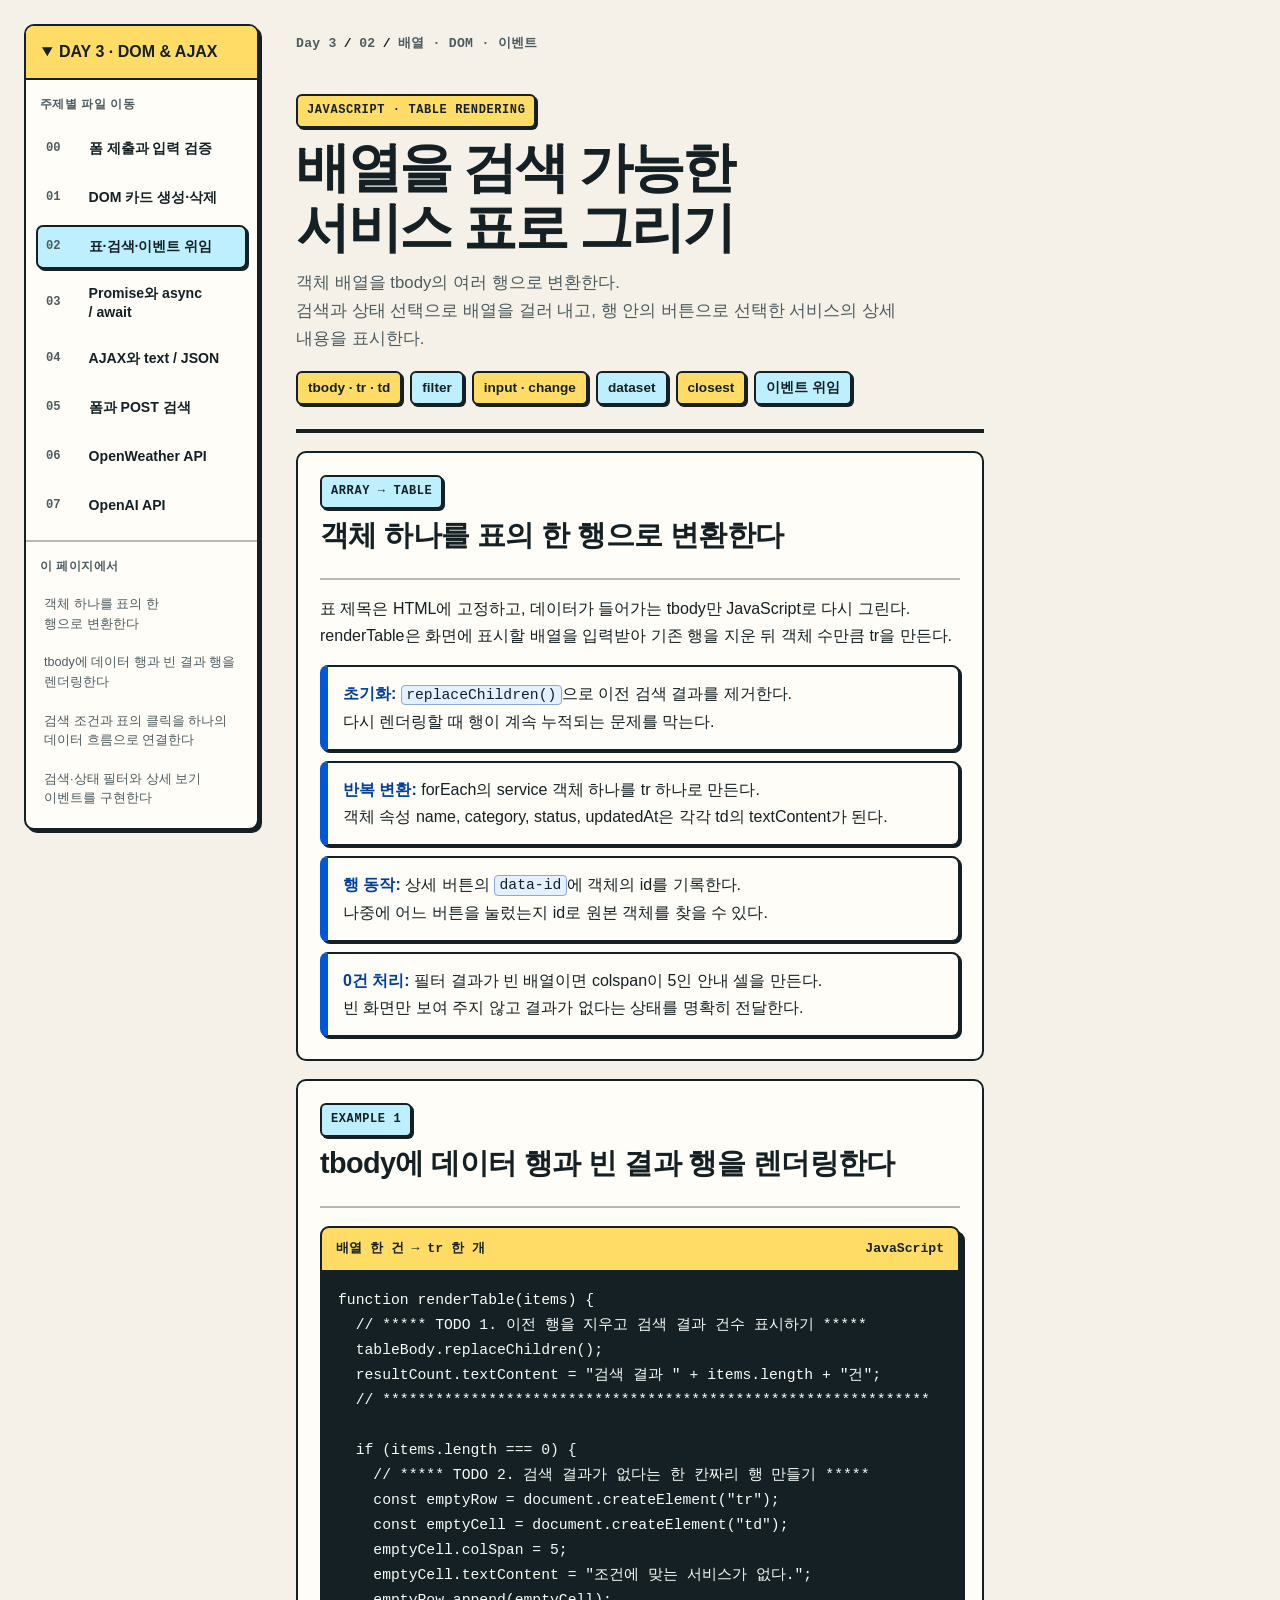
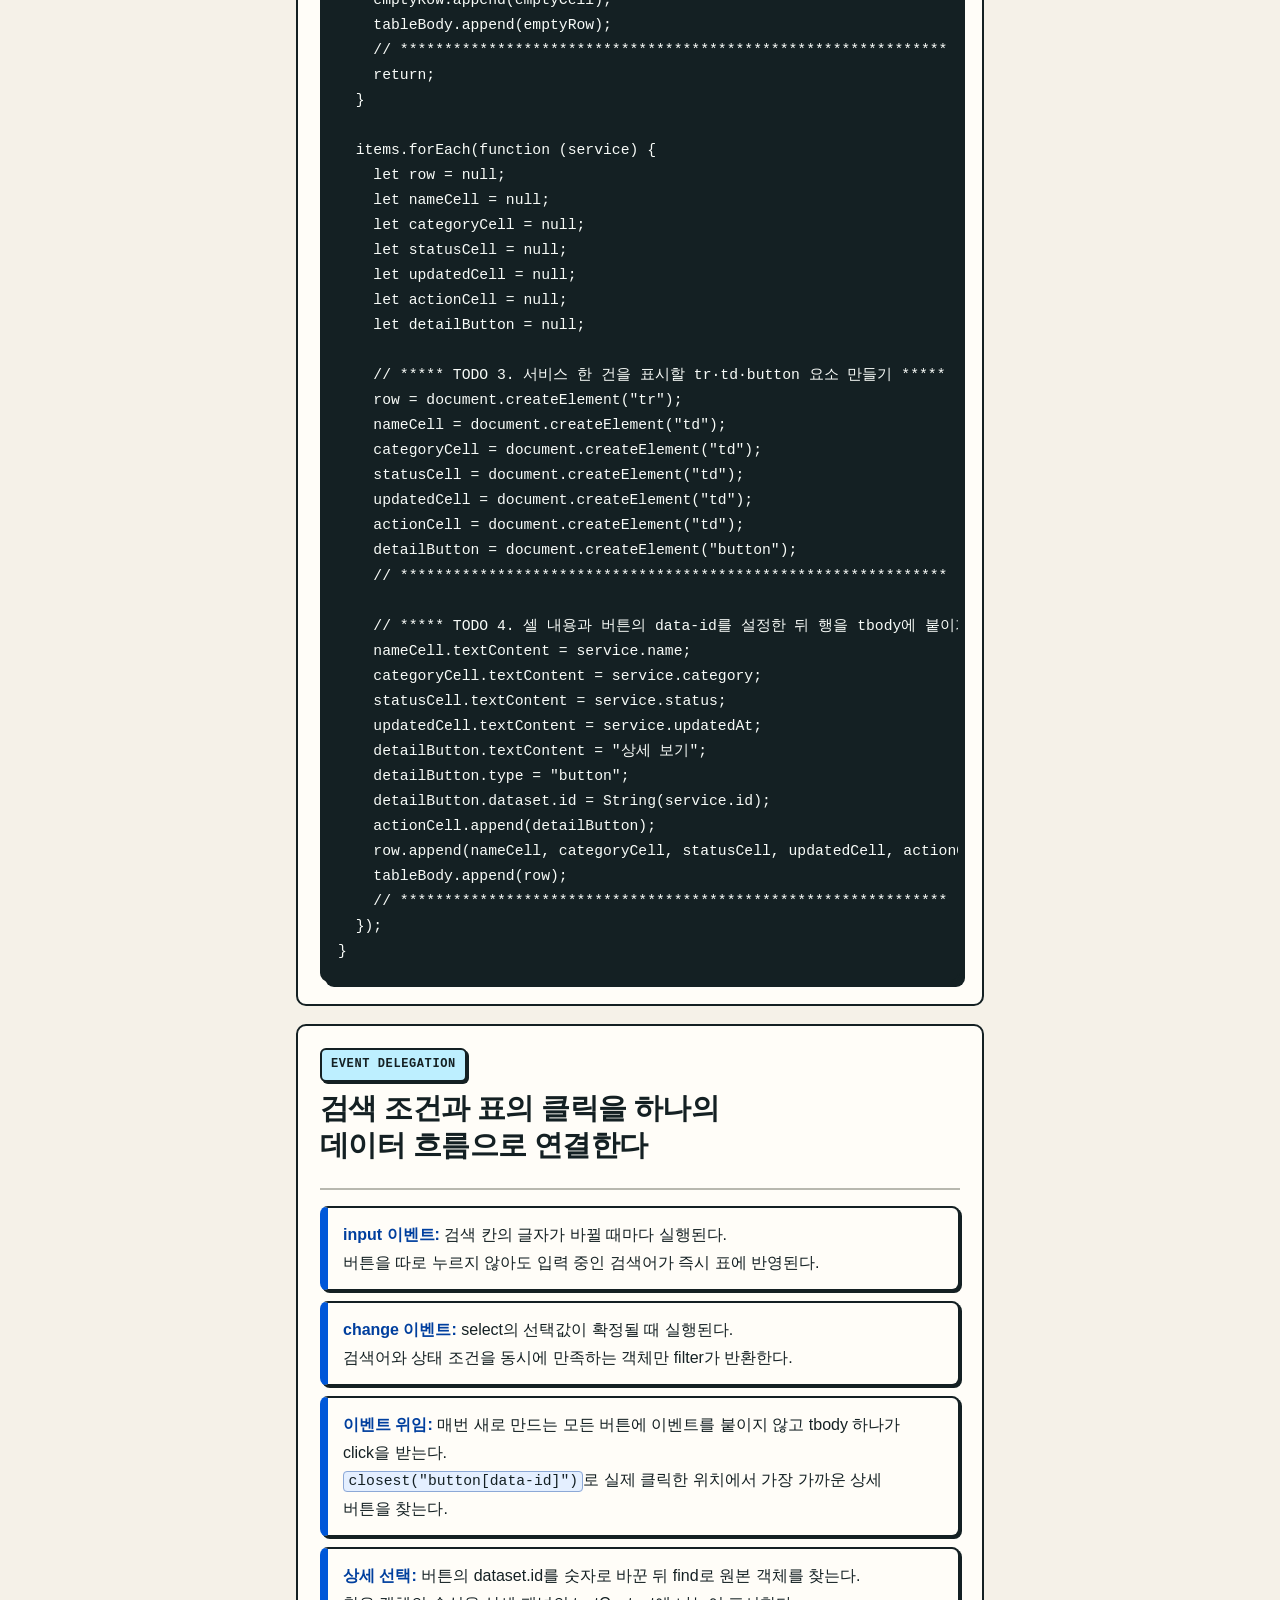
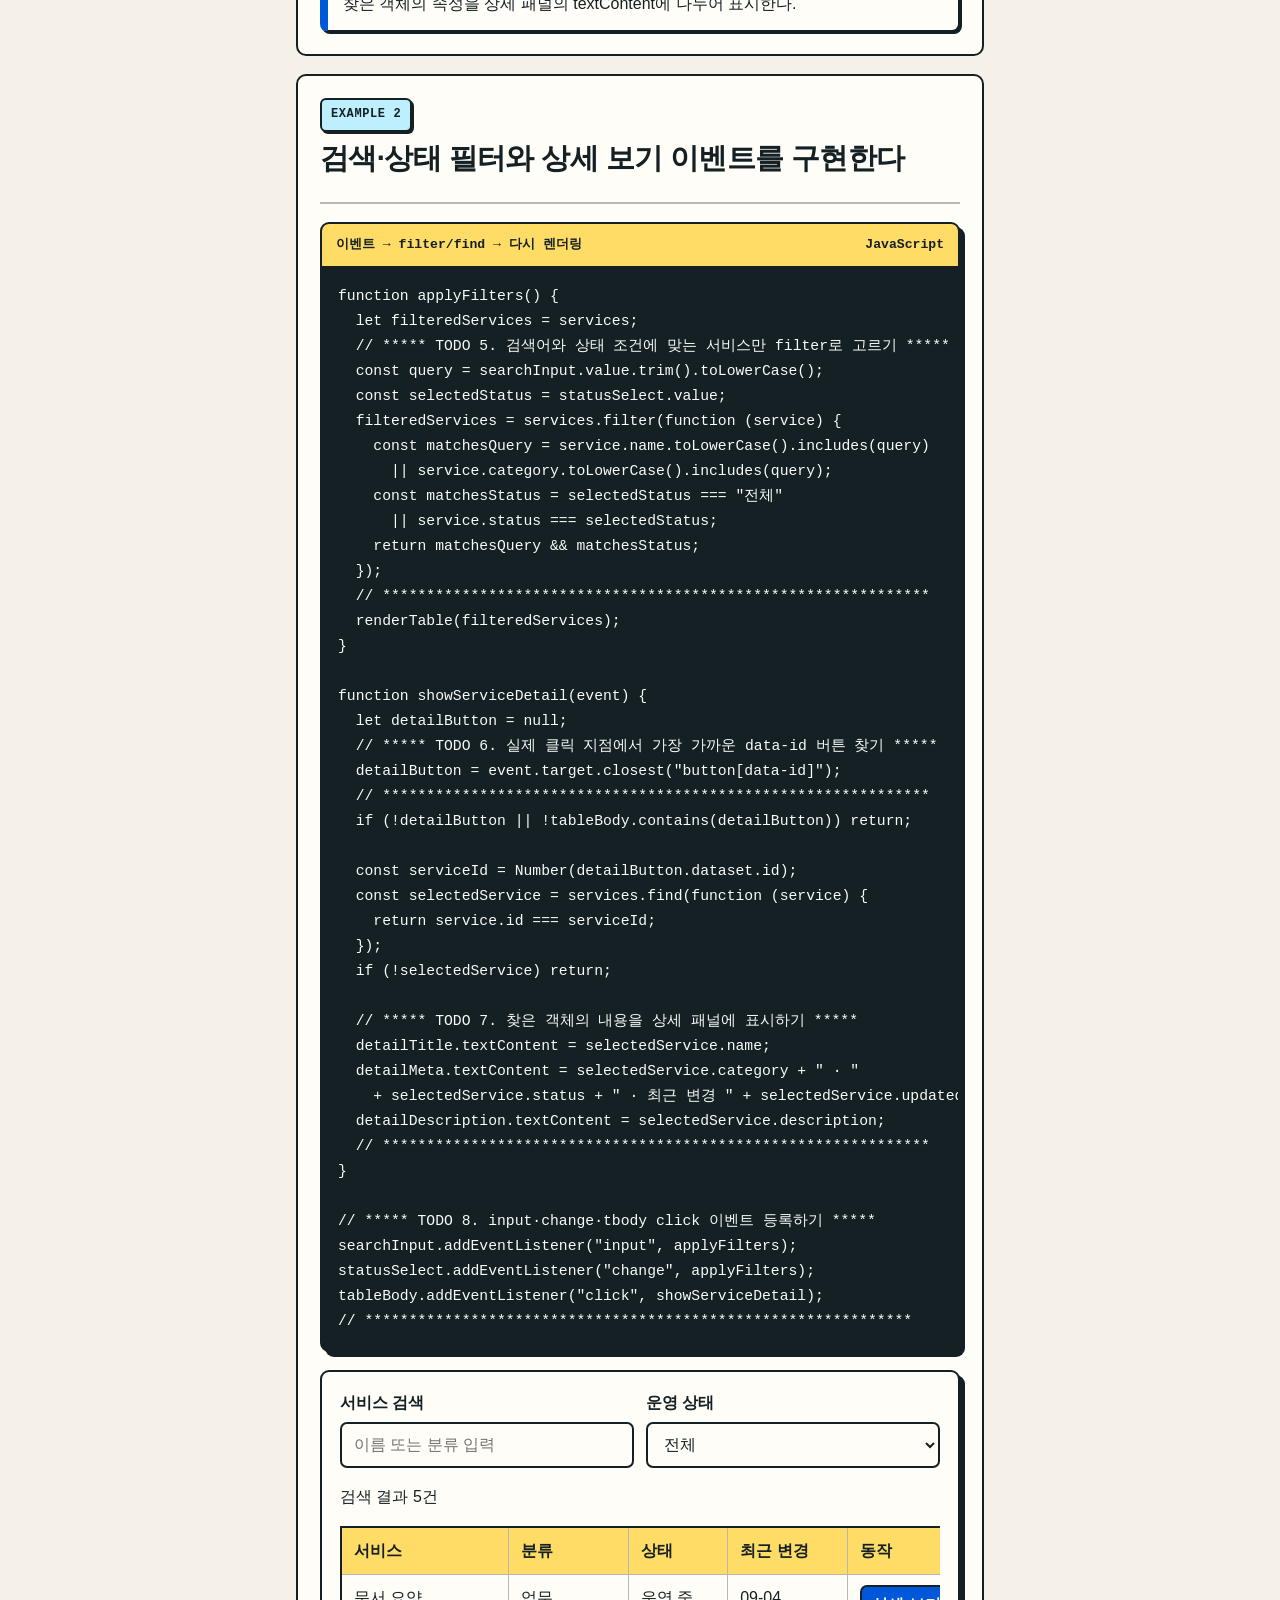
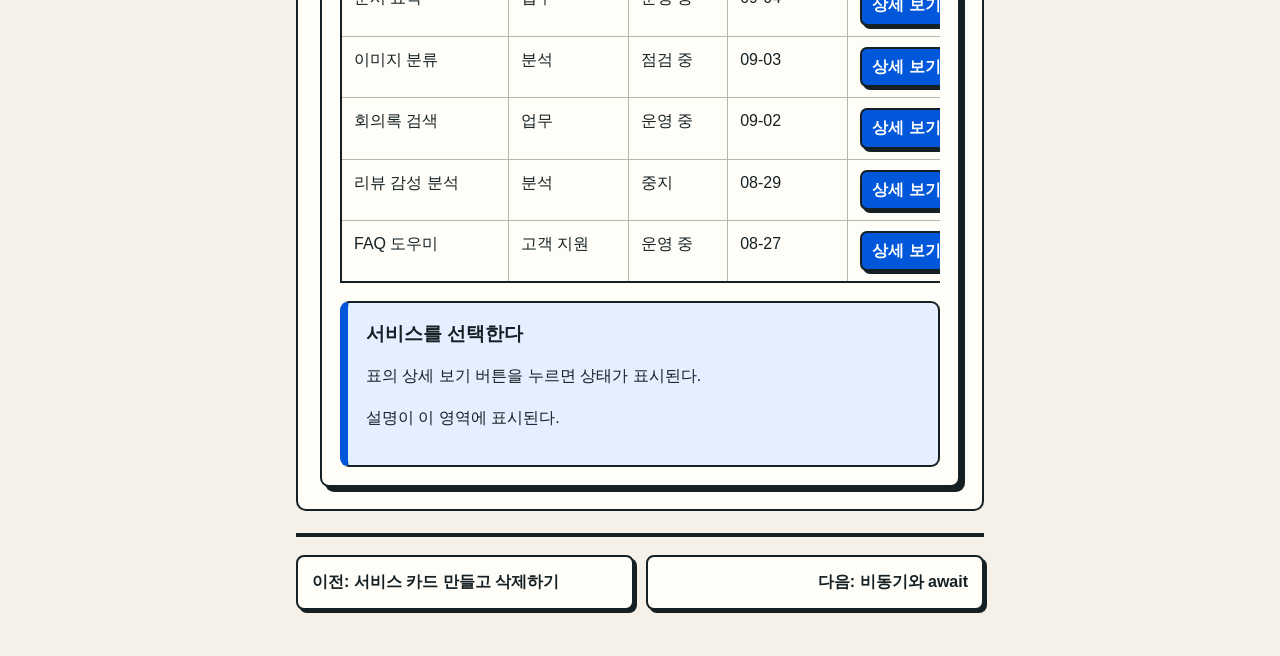
<file: day3-async-api/02_render_list/index.html>
<!doctype html>
<html lang="ko">
  <head>
    <meta charset="UTF-8" />
    <meta name="viewport" content="width=device-width, initial-scale=1.0" />
    <title>Day 3 · 02 · 검색 가능한 서비스 표 만들기</title>
    <link rel="icon" href="data:," />
    <link rel="stylesheet" href="../../assets/lesson.css" />
    <link rel="stylesheet" href="../../assets/day1.css" />
    <link rel="stylesheet" href="../async.css" />
    <script src="../../assets/js-nav.js" defer></script>
    <script src="app.js" defer></script>
  </head>
  <body class="lesson-page has-day1-sidebar" data-lesson-track="day3">
    <a class="skip-link" href="#lesson-content">본문으로 건너뛰기</a>
    <main id="lesson-content" class="lesson-shell">
      <nav class="lesson-breadcrumb" aria-label="현재 위치">
        <span>Day 3</span><span>02</span><span>배열 · DOM · 이벤트</span>
      </nav>
      <header class="lesson-hero">
        <p class="lesson-kicker">JAVASCRIPT · TABLE RENDERING</p>
        <h1>배열을 검색 가능한 서비스 표로 그리기</h1>
        <p class="lesson-lead">
          객체 배열을 tbody의 여러 행으로 변환한다.<br />검색과 상태 선택으로
          배열을 걸러 내고, 행 안의 버튼으로 선택한 서비스의 상세 내용을
          표시한다.
        </p>
        <div class="lesson-meta">
          <span>tbody · tr · td</span><span>filter</span
          ><span>input · change</span><span>dataset</span><span>closest</span
          ><span>이벤트 위임</span>
        </div>
      </header>

      <section class="lesson-section">
        <div class="section-heading">
          <p class="section-kicker">ARRAY → TABLE</p>
          <h2>객체 하나를 표의 한 행으로 변환한다</h2>
        </div>
        <p>
          표 제목은 HTML에 고정하고, 데이터가 들어가는 tbody만 JavaScript로 다시
          그린다.<br />renderTable은 화면에 표시할 배열을 입력받아 기존 행을
          지운 뒤 객체 수만큼 tr을 만든다.
        </p>
        <ol class="lesson-points">
          <li>
            <strong>초기화:</strong> <code>replaceChildren()</code>으로 이전
            검색 결과를 제거한다.<br />다시 렌더링할 때 행이 계속 누적되는
            문제를 막는다.
          </li>
          <li>
            <strong>반복 변환:</strong> forEach의 service 객체 하나를 tr 하나로
            만든다.<br />객체 속성 name, category, status, updatedAt은 각각 td의
            textContent가 된다.
          </li>
          <li>
            <strong>행 동작:</strong> 상세 버튼의 <code>data-id</code>에 객체의
            id를 기록한다.<br />나중에 어느 버튼을 눌렀는지 id로 원본 객체를
            찾을 수 있다.
          </li>
          <li>
            <strong>0건 처리:</strong> 필터 결과가 빈 배열이면 colspan이 5인
            안내 셀을 만든다.<br />빈 화면만 보여 주지 않고 결과가 없다는 상태를
            명확히 전달한다.
          </li>
        </ol>
      </section>

      <section class="lesson-section">
        <div class="section-heading">
          <p class="section-kicker">EXAMPLE 1</p>
          <h2>tbody에 데이터 행과 빈 결과 행을 렌더링한다</h2>
        </div>
        <div class="code-panel">
          <div class="code-panel-header">
            <span>배열 한 건 → tr 한 개</span><span>JavaScript</span>
          </div>
          <pre><code>function renderTable(items) {
  // ***** TODO 1. 이전 행을 지우고 검색 결과 건수 표시하기 *****
  tableBody.replaceChildren();
  resultCount.textContent = "검색 결과 " + items.length + "건";
  // **************************************************************

  if (items.length === 0) {
    // ***** TODO 2. 검색 결과가 없다는 한 칸짜리 행 만들기 *****
    const emptyRow = document.createElement("tr");
    const emptyCell = document.createElement("td");
    emptyCell.colSpan = 5;
    emptyCell.textContent = "조건에 맞는 서비스가 없다.";
    emptyRow.append(emptyCell);
    tableBody.append(emptyRow);
    // **************************************************************
    return;
  }

  items.forEach(function (service) {
    let row = null;
    let nameCell = null;
    let categoryCell = null;
    let statusCell = null;
    let updatedCell = null;
    let actionCell = null;
    let detailButton = null;

    // ***** TODO 3. 서비스 한 건을 표시할 tr·td·button 요소 만들기 *****
    row = document.createElement("tr");
    nameCell = document.createElement("td");
    categoryCell = document.createElement("td");
    statusCell = document.createElement("td");
    updatedCell = document.createElement("td");
    actionCell = document.createElement("td");
    detailButton = document.createElement("button");
    // **************************************************************

    // ***** TODO 4. 셀 내용과 버튼의 data-id를 설정한 뒤 행을 tbody에 붙이기 *****
    nameCell.textContent = service.name;
    categoryCell.textContent = service.category;
    statusCell.textContent = service.status;
    updatedCell.textContent = service.updatedAt;
    detailButton.textContent = "상세 보기";
    detailButton.type = "button";
    detailButton.dataset.id = String(service.id);
    actionCell.append(detailButton);
    row.append(nameCell, categoryCell, statusCell, updatedCell, actionCell);
    tableBody.append(row);
    // **************************************************************
  });
}</code></pre>
        </div>
      </section>

      <section class="lesson-section">
        <div class="section-heading">
          <p class="section-kicker">EVENT DELEGATION</p>
          <h2>검색 조건과 표의 클릭을 하나의 데이터 흐름으로 연결한다</h2>
        </div>
        <ul class="lesson-points">
          <li>
            <strong>input 이벤트:</strong> 검색 칸의 글자가 바뀔 때마다
            실행된다.<br />버튼을 따로 누르지 않아도 입력 중인 검색어가 즉시
            표에 반영된다.
          </li>
          <li>
            <strong>change 이벤트:</strong> select의 선택값이 확정될 때
            실행된다.<br />검색어와 상태 조건을 동시에 만족하는 객체만 filter가
            반환한다.
          </li>
          <li>
            <strong>이벤트 위임:</strong> 매번 새로 만드는 모든 버튼에 이벤트를
            붙이지 않고 tbody 하나가 click을 받는다.<br /><code
              >closest("button[data-id]")</code
            >로 실제 클릭한 위치에서 가장 가까운 상세 버튼을 찾는다.
          </li>
          <li>
            <strong>상세 선택:</strong> 버튼의 dataset.id를 숫자로 바꾼 뒤
            find로 원본 객체를 찾는다.<br />찾은 객체의 속성을 상세 패널의
            textContent에 나누어 표시한다.
          </li>
        </ul>
      </section>

      <section class="lesson-section">
        <div class="section-heading">
          <p class="section-kicker">EXAMPLE 2</p>
          <h2>검색·상태 필터와 상세 보기 이벤트를 구현한다</h2>
        </div>
        <div class="code-panel">
          <div class="code-panel-header">
            <span>이벤트 → filter/find → 다시 렌더링</span
            ><span>JavaScript</span>
          </div>
          <pre><code>function applyFilters() {
  let filteredServices = services;
  // ***** TODO 5. 검색어와 상태 조건에 맞는 서비스만 filter로 고르기 *****
  const query = searchInput.value.trim().toLowerCase();
  const selectedStatus = statusSelect.value;
  filteredServices = services.filter(function (service) {
    const matchesQuery = service.name.toLowerCase().includes(query)
      || service.category.toLowerCase().includes(query);
    const matchesStatus = selectedStatus === "전체"
      || service.status === selectedStatus;
    return matchesQuery &amp;&amp; matchesStatus;
  });
  // **************************************************************
  renderTable(filteredServices);
}

function showServiceDetail(event) {
  let detailButton = null;
  // ***** TODO 6. 실제 클릭 지점에서 가장 가까운 data-id 버튼 찾기 *****
  detailButton = event.target.closest("button[data-id]");
  // **************************************************************
  if (!detailButton || !tableBody.contains(detailButton)) return;

  const serviceId = Number(detailButton.dataset.id);
  const selectedService = services.find(function (service) {
    return service.id === serviceId;
  });
  if (!selectedService) return;

  // ***** TODO 7. 찾은 객체의 내용을 상세 패널에 표시하기 *****
  detailTitle.textContent = selectedService.name;
  detailMeta.textContent = selectedService.category + " · "
    + selectedService.status + " · 최근 변경 " + selectedService.updatedAt;
  detailDescription.textContent = selectedService.description;
  // **************************************************************
}

// ***** TODO 8. input·change·tbody click 이벤트 등록하기 *****
searchInput.addEventListener("input", applyFilters);
statusSelect.addEventListener("change", applyFilters);
tableBody.addEventListener("click", showServiceDetail);
// **************************************************************</code></pre>
        </div>
        <div class="demo-surface">
          <div class="table-tools">
            <div>
              <label for="service-search">서비스 검색</label
              ><input
                id="service-search"
                type="search"
                placeholder="이름 또는 분류 입력"
                autocomplete="off"
              />
            </div>
            <div>
              <label for="status-filter">운영 상태</label
              ><select id="status-filter">
                <option value="전체">전체</option>
                <option value="운영 중">운영 중</option>
                <option value="점검 중">점검 중</option>
                <option value="중지">중지</option>
              </select>
            </div>
          </div>
          <p id="result-count" aria-live="polite">
            검색 결과를 계산하는 중이다.
          </p>
          <div
            class="day1-table-scroll"
            role="region"
            aria-label="서비스 검색 결과"
            tabindex="0"
          >
            <table class="service-table">
              <thead>
                <tr>
                  <th>서비스</th>
                  <th>분류</th>
                  <th>상태</th>
                  <th>최근 변경</th>
                  <th>동작</th>
                </tr>
              </thead>
              <tbody id="service-table-body">
                <tr>
                  <td colspan="5">표시 준비 중이다.</td>
                </tr>
              </tbody>
            </table>
          </div>
          <article class="detail-panel" aria-live="polite">
            <h3 id="detail-title">서비스를 선택한다</h3>
            <p id="detail-meta">
              표의 상세 보기 버튼을 누르면 상태가 표시된다.
            </p>
            <p id="detail-description">설명이 이 영역에 표시된다.</p>
          </article>
        </div>
      </section>

      <nav class="lesson-pagination" aria-label="주제 이동">
        <a href="../01_create_append/index.html"
          >이전: 서비스 카드 만들고 삭제하기</a
        >
        <a href="../03_async_await/index.html">다음: 비동기와 await</a>
      </nav>
    </main>
  </body>
</html>
</file>
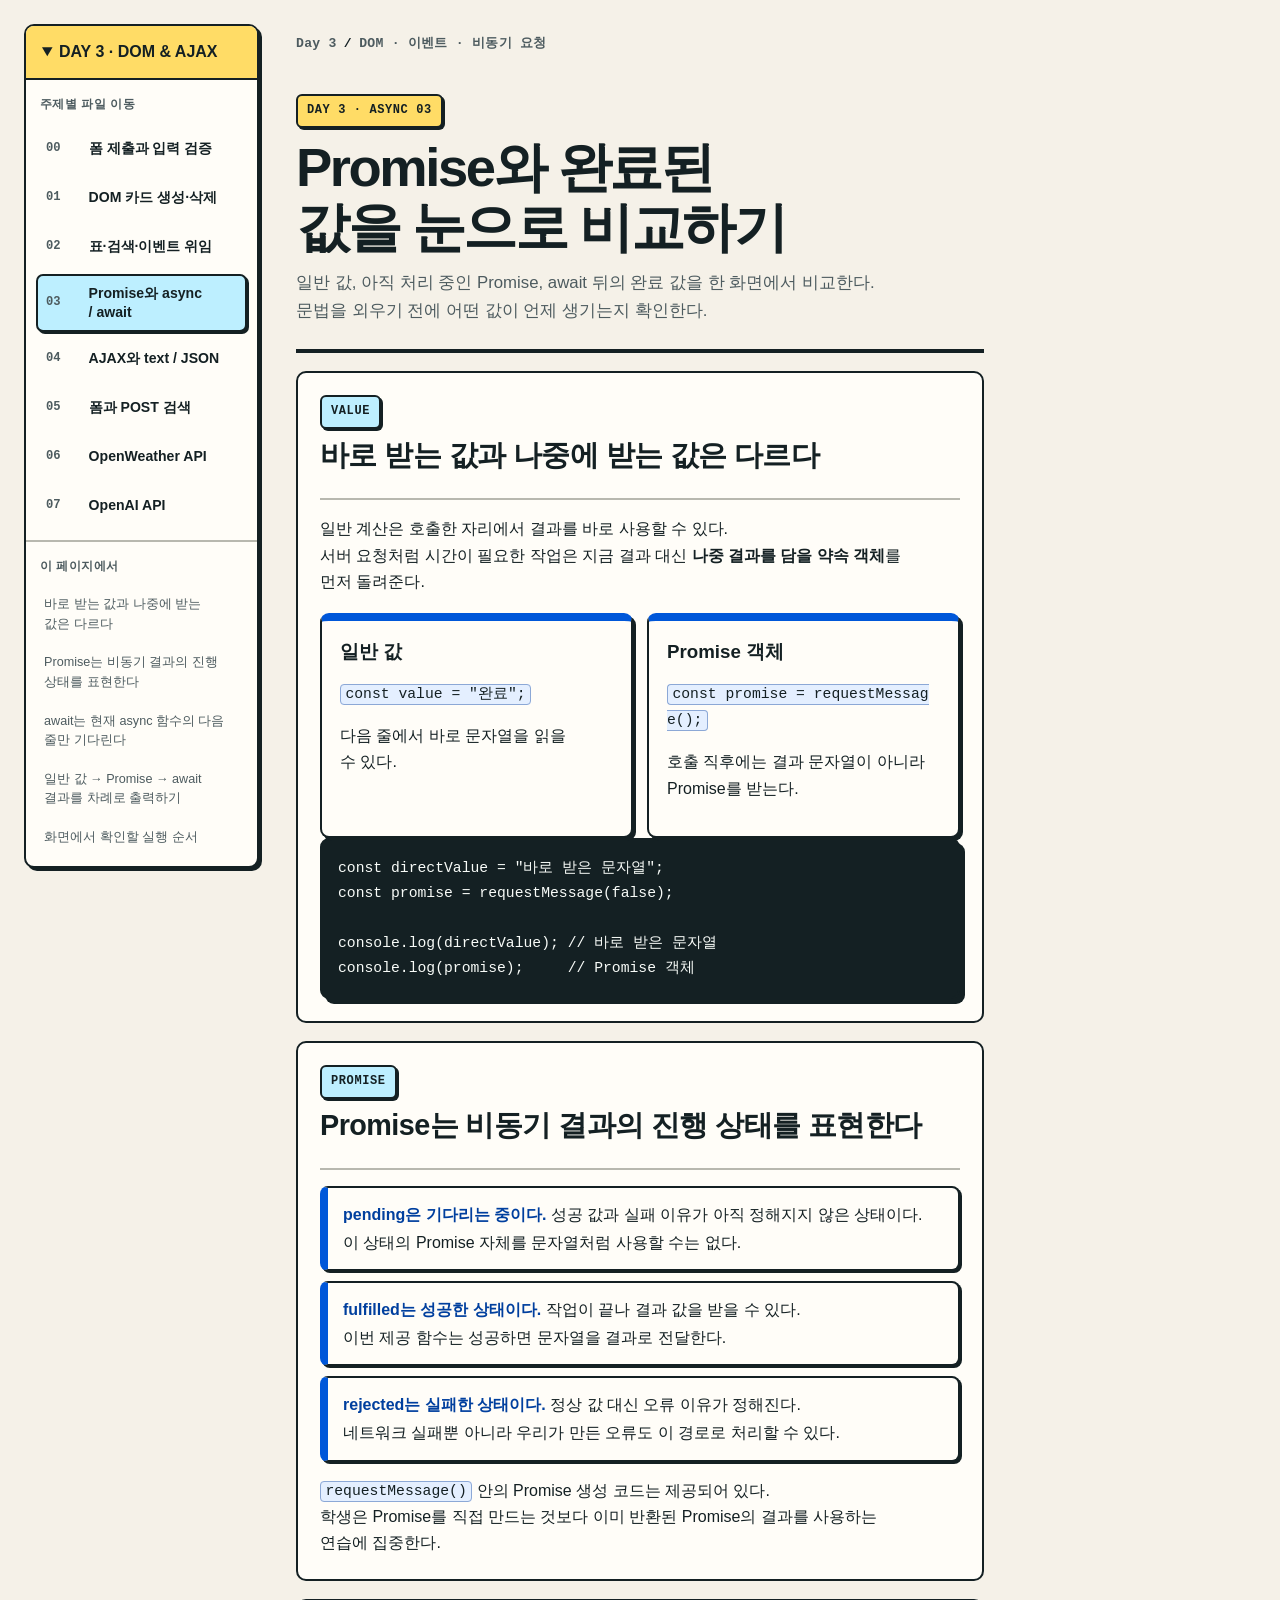
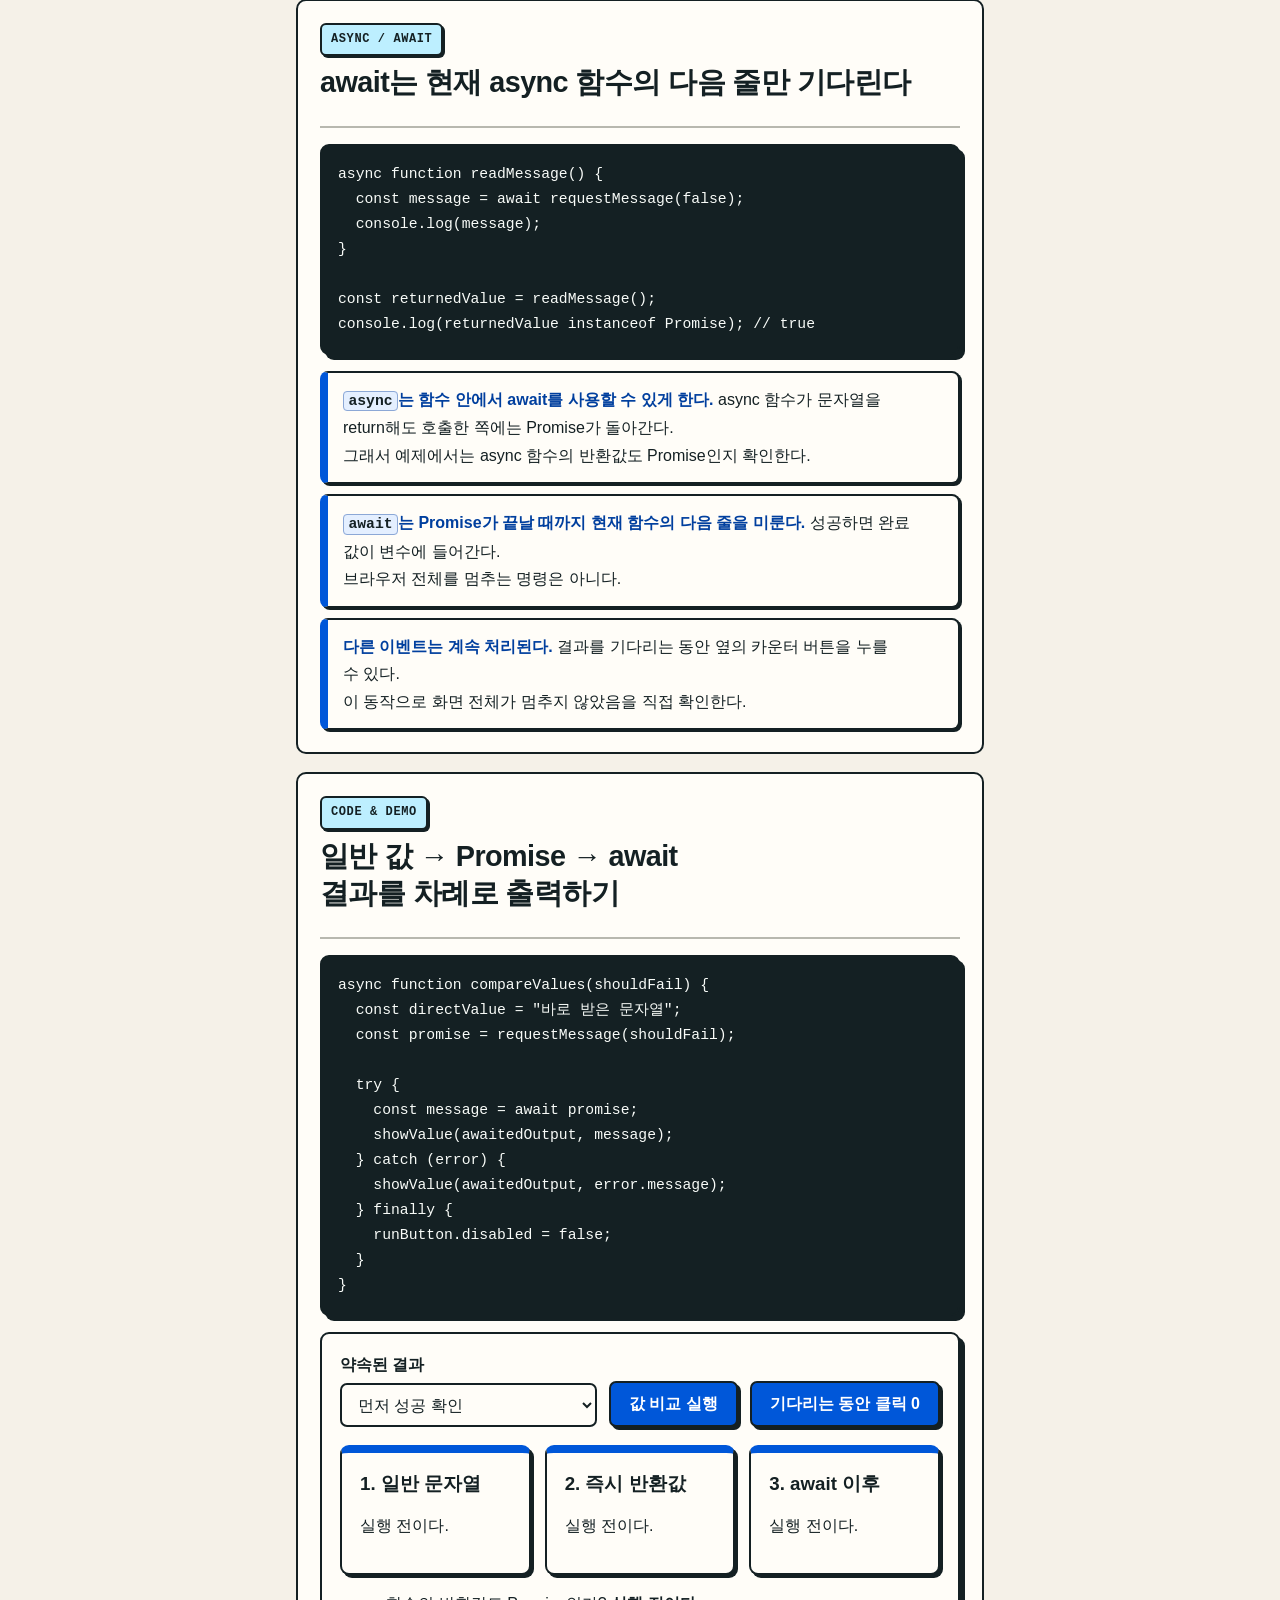
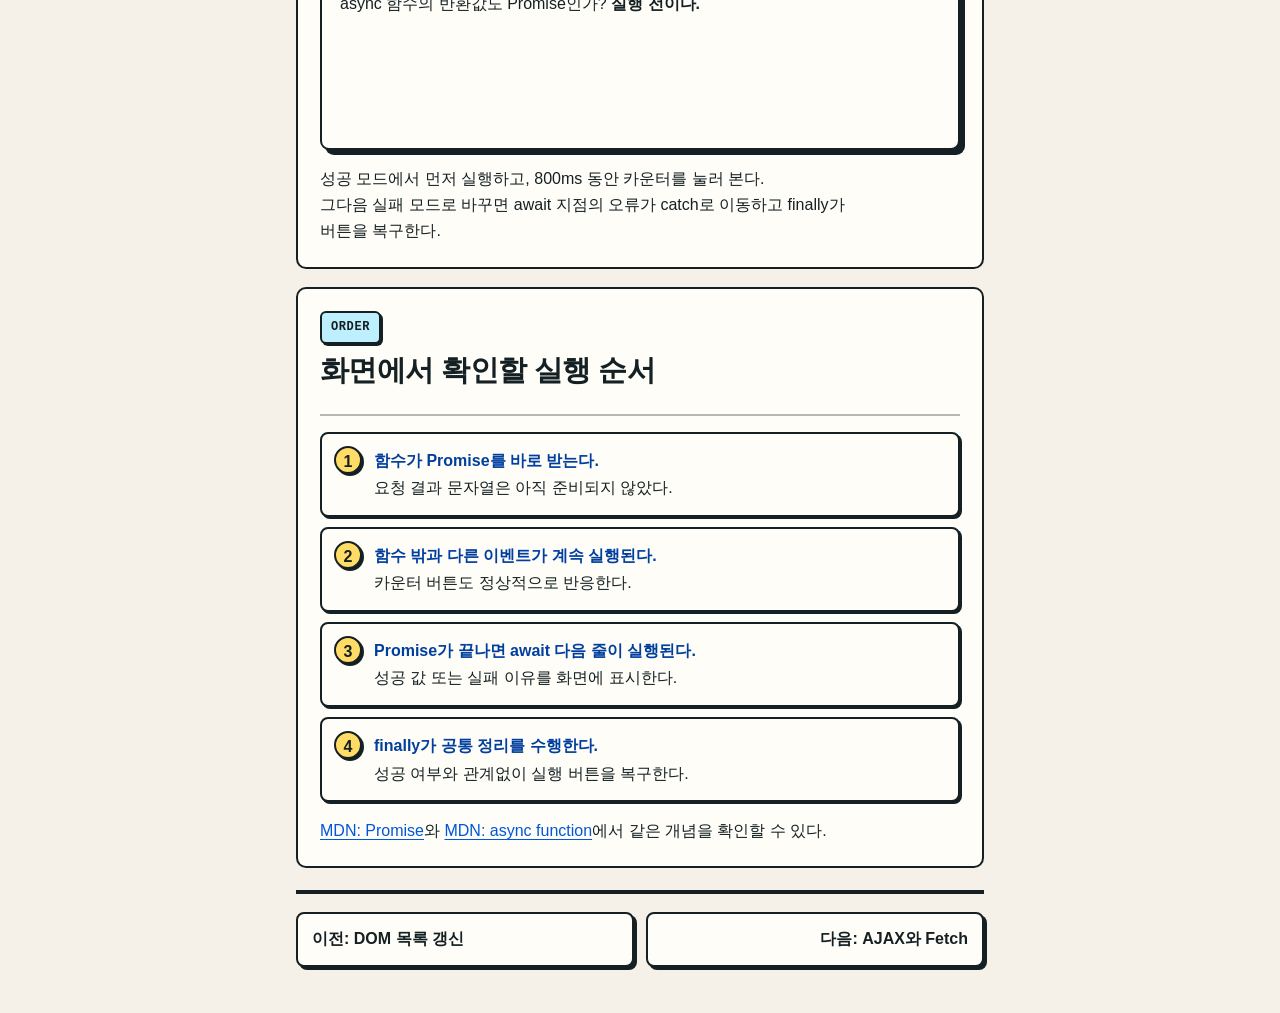
<file: day3-async-api/03_async_await/index.html>
<!doctype html>
<html lang="ko">
<head>
  <meta charset="UTF-8" />
  <meta name="viewport" content="width=device-width, initial-scale=1.0" />
  <title>Promise와 async/await를 눈으로 비교하기</title>
  <link rel="icon" href="data:," />
  <link rel="stylesheet" href="../../assets/lesson.css" />
  <link rel="stylesheet" href="../../assets/day1.css" />
  <link rel="stylesheet" href="../async.css" />
  <script src="../../assets/js-nav.js" defer></script>
  <script src="../provided.js" defer></script>
  <script src="app.js" defer></script>
</head>
<body class="lesson-page has-day1-sidebar" data-lesson-track="day3">
  <a class="skip-link" href="#lesson-content">본문으로 건너뛰기</a>
  <main id="lesson-content" class="lesson-shell">
    <nav class="lesson-breadcrumb" aria-label="현재 위치"><span>Day 3</span><span>DOM · 이벤트 · 비동기 요청</span></nav>
    <header class="lesson-hero">
      <p class="lesson-kicker">DAY 3 · ASYNC 03</p>
      <h1>Promise와 완료된 값을 눈으로 비교하기</h1>
      <p class="lesson-lead">일반 값, 아직 처리 중인 Promise, await 뒤의 완료 값을 한 화면에서 비교한다.<br />문법을 외우기 전에 어떤 값이 언제 생기는지 확인한다.</p>
    </header>

    <section class="lesson-section" id="value">
      <div class="section-heading"><p class="section-kicker">VALUE</p><h2>바로 받는 값과 나중에 받는 값은 다르다</h2></div>
      <p>일반 계산은 호출한 자리에서 결과를 바로 사용할 수 있다.<br />서버 요청처럼 시간이 필요한 작업은 지금 결과 대신 <strong>나중 결과를 담을 약속 객체</strong>를 먼저 돌려준다.</p>
      <div class="compare-grid">
        <article class="concept-card"><h3>일반 값</h3><p><code>const value = "완료";</code></p><p>다음 줄에서 바로 문자열을 읽을 수 있다.</p></article>
        <article class="concept-card"><h3>Promise 객체</h3><p><code>const promise = requestMessage();</code></p><p>호출 직후에는 결과 문자열이 아니라 Promise를 받는다.</p></article>
      </div>
      <pre><code>const directValue = "바로 받은 문자열";
const promise = requestMessage(false);

console.log(directValue); // 바로 받은 문자열
console.log(promise);     // Promise 객체</code></pre>
    </section>

    <section class="lesson-section" id="promise">
      <div class="section-heading"><p class="section-kicker">PROMISE</p><h2>Promise는 비동기 결과의 진행 상태를 표현한다</h2></div>
      <ul class="lesson-points">
        <li><strong>pending은 기다리는 중이다.</strong> 성공 값과 실패 이유가 아직 정해지지 않은 상태이다.<br />이 상태의 Promise 자체를 문자열처럼 사용할 수는 없다.</li>
        <li><strong>fulfilled는 성공한 상태이다.</strong> 작업이 끝나 결과 값을 받을 수 있다.<br />이번 제공 함수는 성공하면 문자열을 결과로 전달한다.</li>
        <li><strong>rejected는 실패한 상태이다.</strong> 정상 값 대신 오류 이유가 정해진다.<br />네트워크 실패뿐 아니라 우리가 만든 오류도 이 경로로 처리할 수 있다.</li>
      </ul>
      <p><code>requestMessage()</code> 안의 Promise 생성 코드는 제공되어 있다.<br />학생은 Promise를 직접 만드는 것보다 이미 반환된 Promise의 결과를 사용하는 연습에 집중한다.</p>
    </section>

    <section class="lesson-section" id="async-await">
      <div class="section-heading"><p class="section-kicker">ASYNC / AWAIT</p><h2>await는 현재 async 함수의 다음 줄만 기다린다</h2></div>
      <pre><code>async function readMessage() {
  const message = await requestMessage(false);
  console.log(message);
}

const returnedValue = readMessage();
console.log(returnedValue instanceof Promise); // true</code></pre>
      <ul class="lesson-points">
        <li><strong><code>async</code>는 함수 안에서 await를 사용할 수 있게 한다.</strong> async 함수가 문자열을 return해도 호출한 쪽에는 Promise가 돌아간다.<br />그래서 예제에서는 async 함수의 반환값도 Promise인지 확인한다.</li>
        <li><strong><code>await</code>는 Promise가 끝날 때까지 현재 함수의 다음 줄을 미룬다.</strong> 성공하면 완료 값이 변수에 들어간다.<br />브라우저 전체를 멈추는 명령은 아니다.</li>
        <li><strong>다른 이벤트는 계속 처리된다.</strong> 결과를 기다리는 동안 옆의 카운터 버튼을 누를 수 있다.<br />이 동작으로 화면 전체가 멈추지 않았음을 직접 확인한다.</li>
      </ul>
    </section>

    <section class="lesson-section" id="demo">
      <div class="section-heading"><p class="section-kicker">CODE &amp; DEMO</p><h2>일반 값 → Promise → await 결과를 차례로 출력하기</h2></div>
      <pre><code>async function compareValues(shouldFail) {
  const directValue = "바로 받은 문자열";
  const promise = requestMessage(shouldFail);

  try {
    const message = await promise;
    showValue(awaitedOutput, message);
  } catch (error) {
    showValue(awaitedOutput, error.message);
  } finally {
    runButton.disabled = false;
  }
}</code></pre>
      <div class="demo-surface">
        <div class="async-controls">
          <div><label for="async-mode">약속된 결과</label><select id="async-mode"><option value="success">먼저 성공 확인</option><option value="error">그다음 실패 확인</option></select></div>
          <button id="run-async" type="button">값 비교 실행</button>
          <button id="count-click" type="button">기다리는 동안 클릭 <span id="click-count">0</span></button>
        </div>
        <div class="concept-grid" aria-live="polite">
          <article class="concept-card"><h3>1. 일반 문자열</h3><p id="direct-output">실행 전이다.</p></article>
          <article class="concept-card"><h3>2. 즉시 반환값</h3><p id="promise-output">실행 전이다.</p></article>
          <article class="concept-card"><h3>3. await 이후</h3><p id="awaited-output">실행 전이다.</p></article>
        </div>
        <p>async 함수의 반환값도 Promise인가? <strong id="return-output">실행 전이다.</strong></p>
        <ol id="async-log" class="demo-list async-log" aria-label="단계별 실행 로그"></ol>
      </div>
      <p>성공 모드에서 먼저 실행하고, 800ms 동안 카운터를 눌러 본다.<br />그다음 실패 모드로 바꾸면 await 지점의 오류가 catch로 이동하고 finally가 버튼을 복구한다.</p>
    </section>

    <section class="lesson-section" id="flow">
      <div class="section-heading"><p class="section-kicker">ORDER</p><h2>화면에서 확인할 실행 순서</h2></div>
      <ul class="process-list">
        <li><strong>함수가 Promise를 바로 받는다.</strong><br />요청 결과 문자열은 아직 준비되지 않았다.</li>
        <li><strong>함수 밖과 다른 이벤트가 계속 실행된다.</strong><br />카운터 버튼도 정상적으로 반응한다.</li>
        <li><strong>Promise가 끝나면 await 다음 줄이 실행된다.</strong><br />성공 값 또는 실패 이유를 화면에 표시한다.</li>
        <li><strong>finally가 공통 정리를 수행한다.</strong><br />성공 여부와 관계없이 실행 버튼을 복구한다.</li>
      </ul>
      <p><a href="https://developer.mozilla.org/ko/docs/Web/JavaScript/Reference/Global_Objects/Promise">MDN: Promise</a>와 <a href="https://developer.mozilla.org/ko/docs/Web/JavaScript/Reference/Statements/async_function">MDN: async function</a>에서 같은 개념을 확인할 수 있다.</p>
    </section>

    <nav class="lesson-pagination" aria-label="차시 이동">
      <a href="../02_render_list/index.html">이전: DOM 목록 갱신</a>
      <a href="../04_fetch_json/index.html">다음: AJAX와 Fetch</a>
    </nav>
  </main>
</body>
</html>
</file>
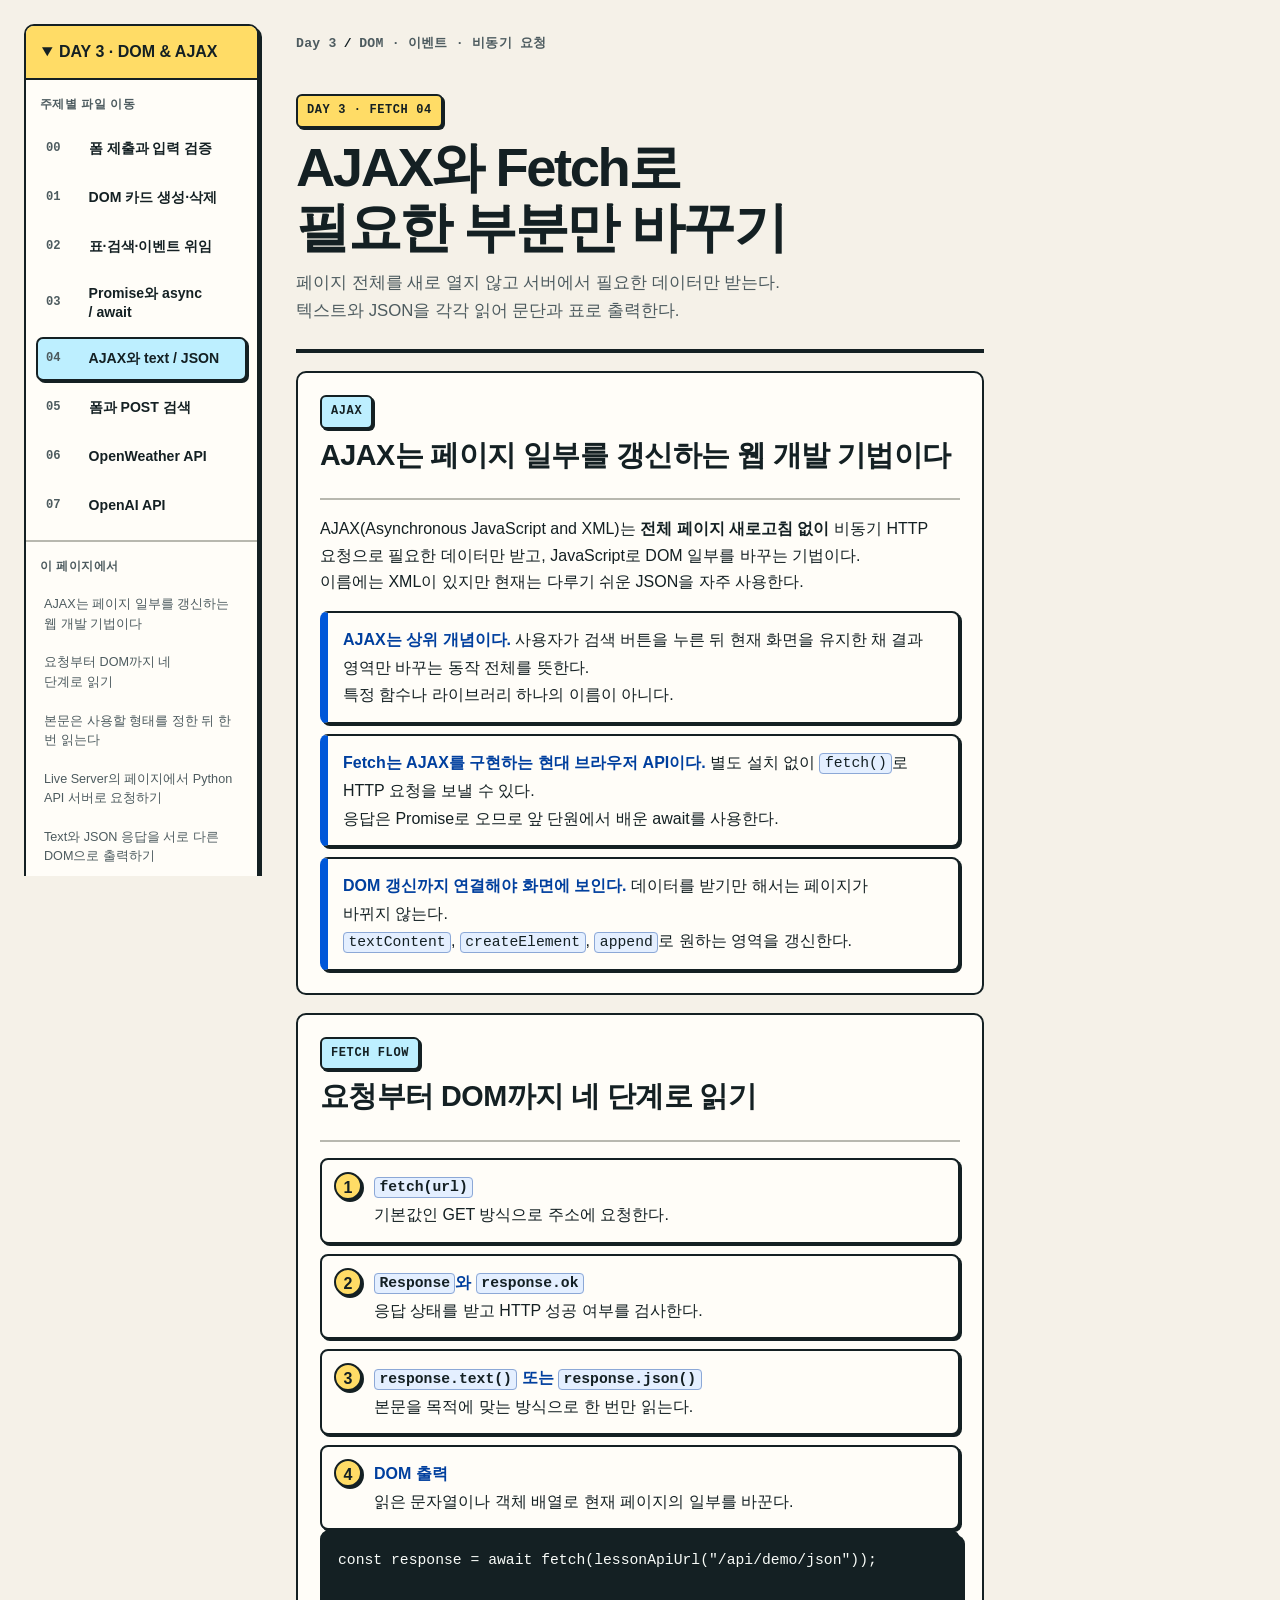
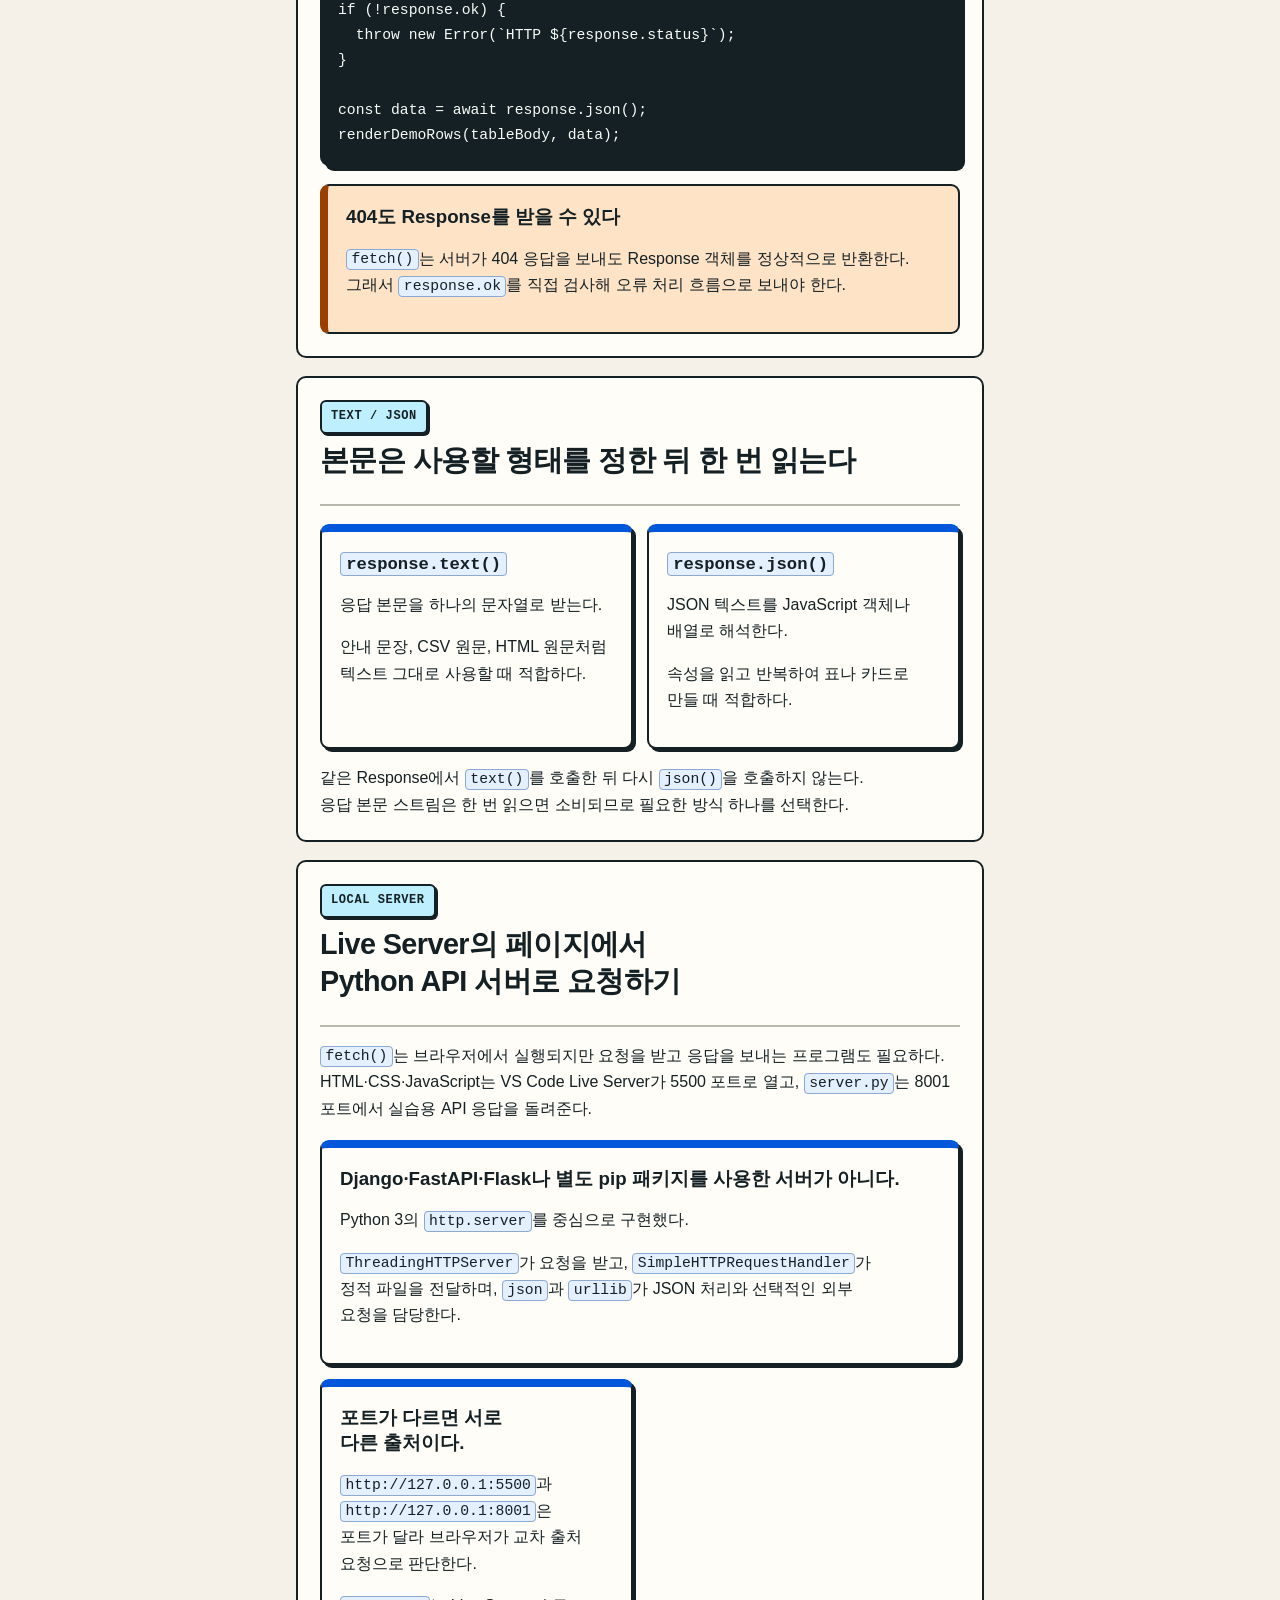
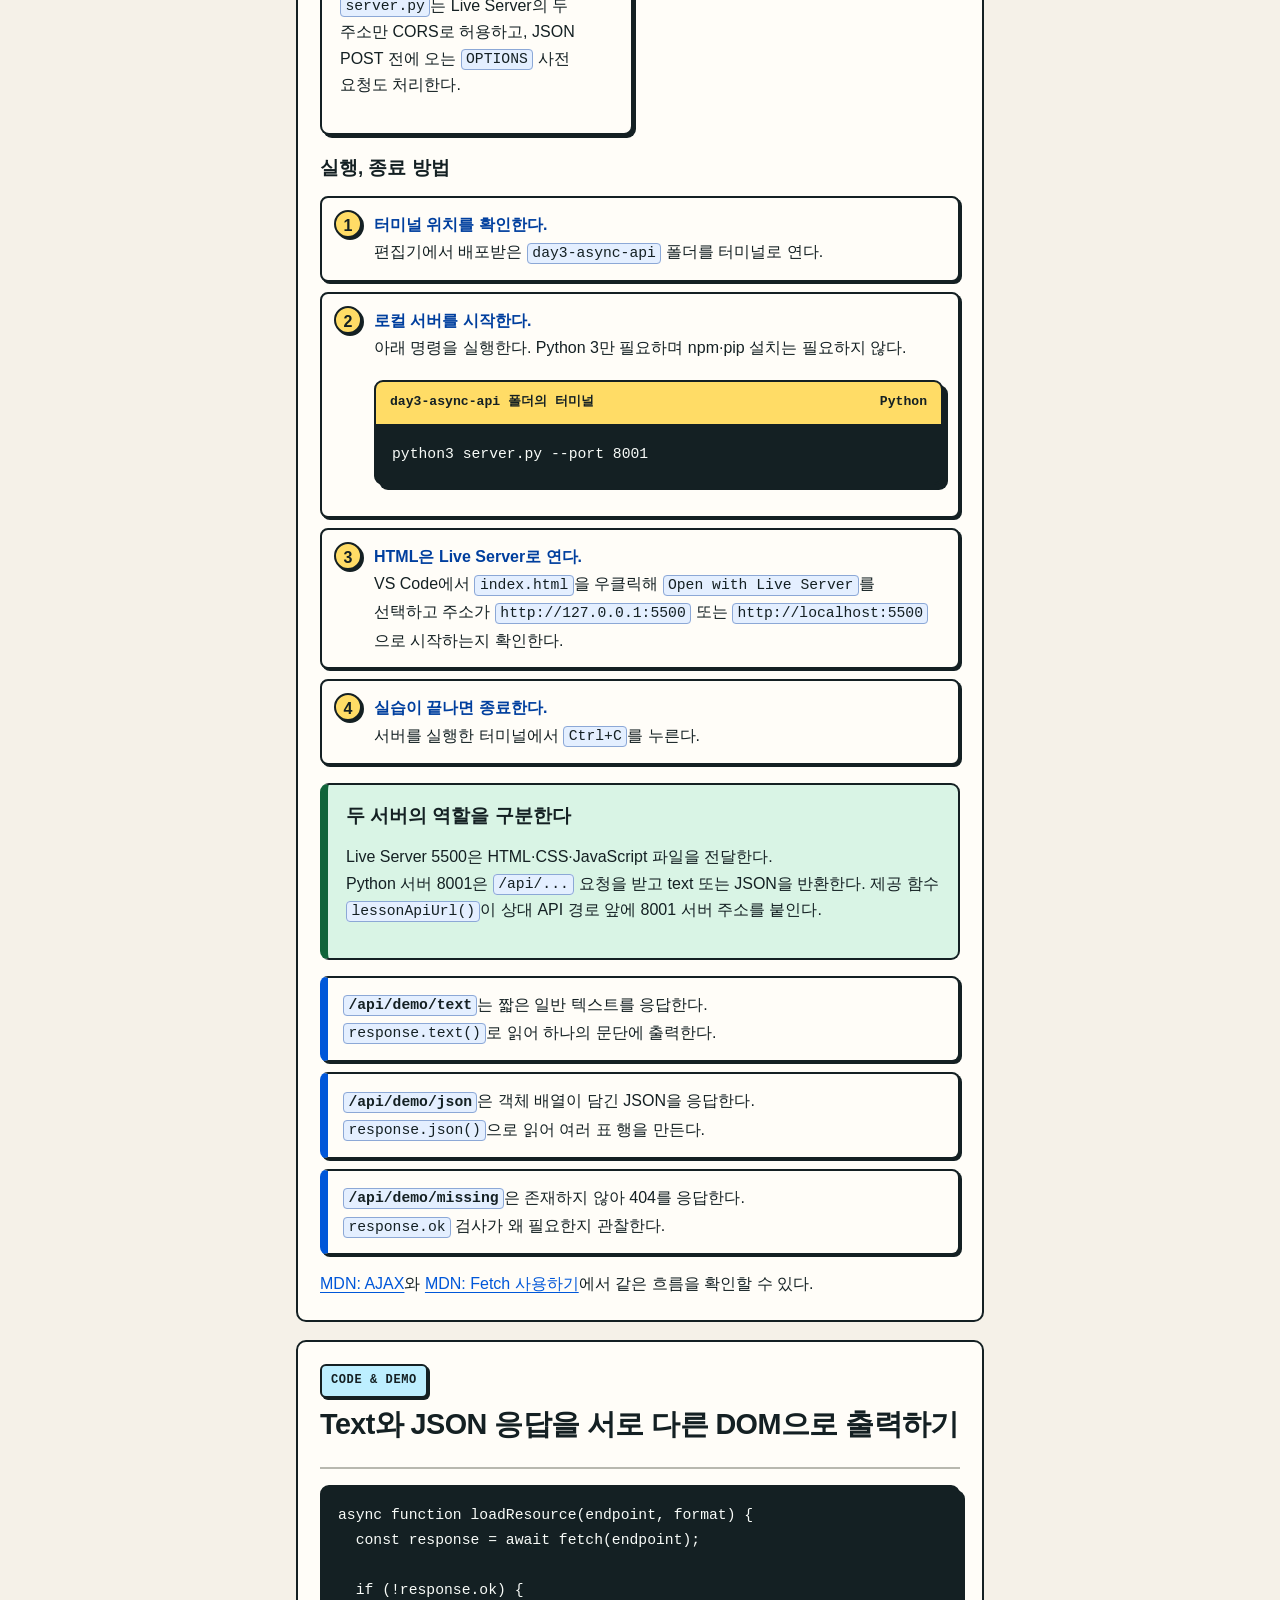
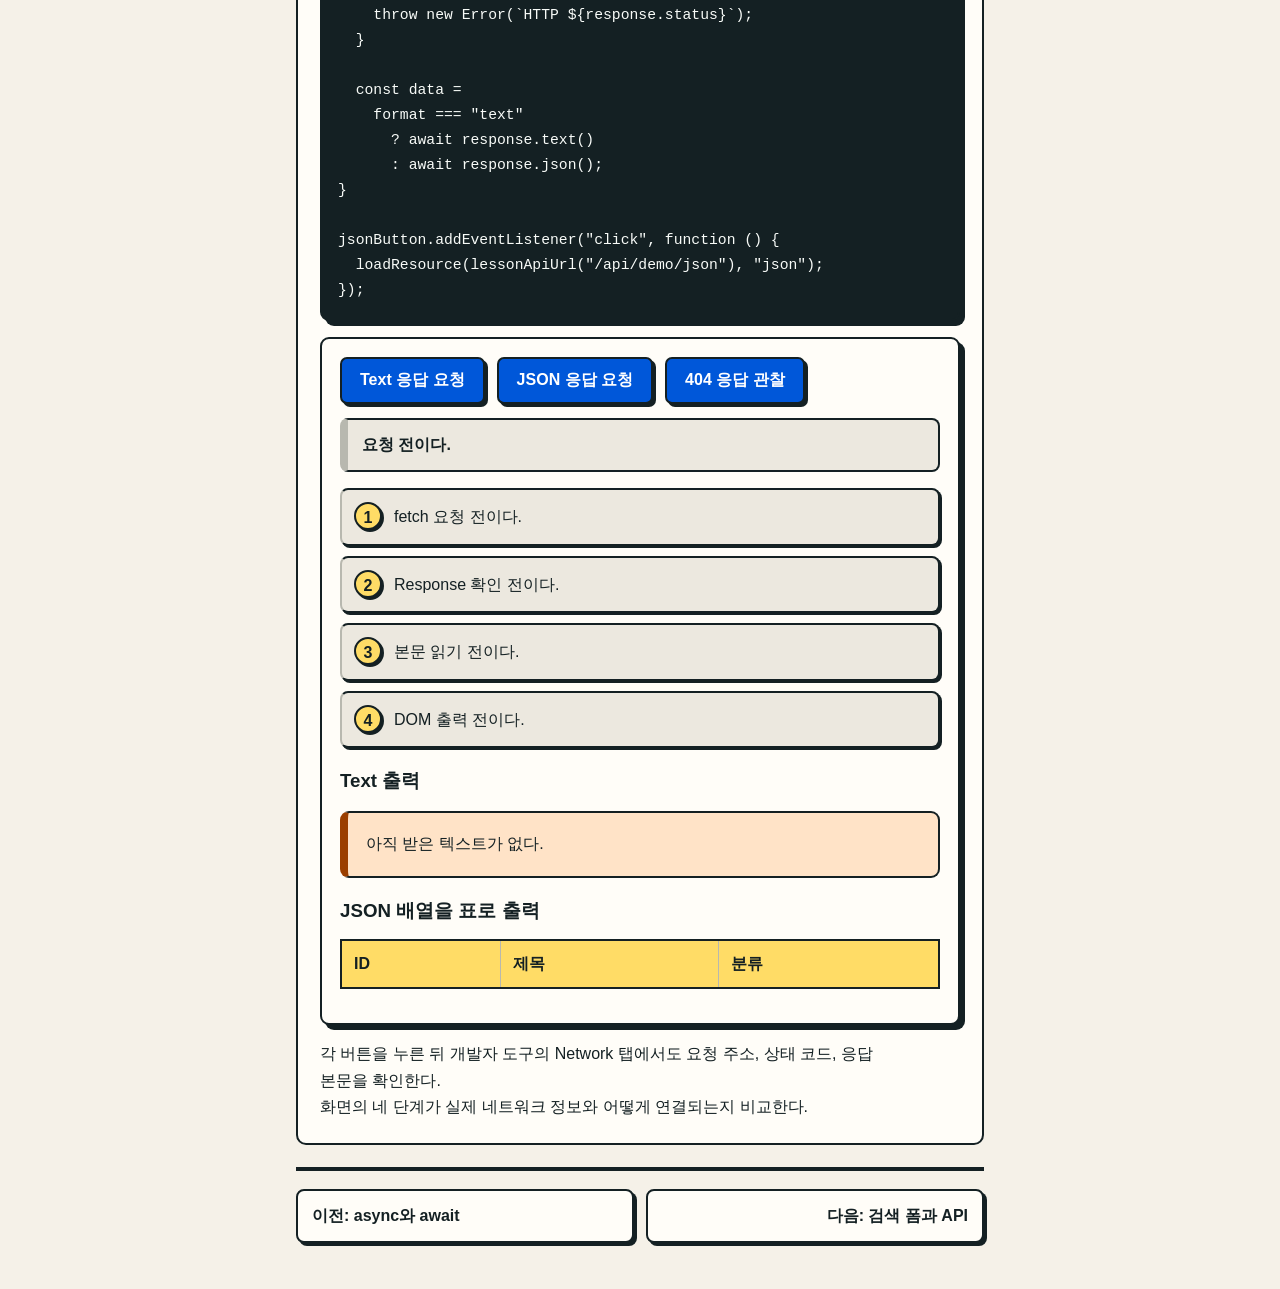
<file: day3-async-api/04_fetch_json/index.html>
<!doctype html>
<html lang="ko">
  <head>
    <meta charset="UTF-8" />
    <meta name="viewport" content="width=device-width, initial-scale=1.0" />
    <title>AJAX와 Fetch로 화면 일부 바꾸기</title>
    <link rel="icon" href="data:," />
    <link rel="stylesheet" href="../../assets/lesson.css" />
    <link rel="stylesheet" href="../../assets/day1.css" />
    <link rel="stylesheet" href="../async.css" />
    <script src="../../assets/js-nav.js" defer></script>
    <script src="../provided.js" defer></script>
    <script src="app.js" defer></script>
  </head>
  <body class="lesson-page has-day1-sidebar" data-lesson-track="day3">
    <a class="skip-link" href="#lesson-content">본문으로 건너뛰기</a>
    <main id="lesson-content" class="lesson-shell">
      <nav class="lesson-breadcrumb" aria-label="현재 위치">
        <span>Day 3</span><span>DOM · 이벤트 · 비동기 요청</span>
      </nav>
      <header class="lesson-hero">
        <p class="lesson-kicker">DAY 3 · FETCH 04</p>
        <h1>AJAX와 Fetch로 필요한 부분만 바꾸기</h1>
        <p class="lesson-lead">
          페이지 전체를 새로 열지 않고 서버에서 필요한 데이터만 받는다.<br />텍스트와
          JSON을 각각 읽어 문단과 표로 출력한다.
        </p>
      </header>

      <section class="lesson-section" id="ajax">
        <div class="section-heading">
          <p class="section-kicker">AJAX</p>
          <h2>AJAX는 페이지 일부를 갱신하는 웹 개발 기법이다</h2>
        </div>
        <p>
          AJAX(Asynchronous JavaScript and XML)는
          <strong>전체 페이지 새로고침 없이</strong> 비동기 HTTP 요청으로 필요한
          데이터만 받고, JavaScript로 DOM 일부를 바꾸는 기법이다.<br />이름에는
          XML이 있지만 현재는 다루기 쉬운 JSON을 자주 사용한다.
        </p>
        <ul class="lesson-points">
          <li>
            <strong>AJAX는 상위 개념이다.</strong> 사용자가 검색 버튼을 누른 뒤
            현재 화면을 유지한 채 결과 영역만 바꾸는 동작 전체를 뜻한다.<br />특정
            함수나 라이브러리 하나의 이름이 아니다.
          </li>
          <li>
            <strong>Fetch는 AJAX를 구현하는 현대 브라우저 API이다.</strong> 별도
            설치 없이 <code>fetch()</code>로 HTTP 요청을 보낼 수 있다.<br />응답은
            Promise로 오므로 앞 단원에서 배운 await를 사용한다.
          </li>
          <li>
            <strong>DOM 갱신까지 연결해야 화면에 보인다.</strong> 데이터를
            받기만 해서는 페이지가 바뀌지 않는다.<br /><code>textContent</code>,
            <code>createElement</code>, <code>append</code>로 원하는 영역을
            갱신한다.
          </li>
        </ul>
      </section>

      <section class="lesson-section" id="response">
        <div class="section-heading">
          <p class="section-kicker">FETCH FLOW</p>
          <h2>요청부터 DOM까지 네 단계로 읽기</h2>
        </div>
        <ul class="process-list">
          <li>
            <strong><code>fetch(url)</code></strong
            ><br />기본값인 GET 방식으로 주소에 요청한다.
          </li>
          <li>
            <strong><code>Response</code>와 <code>response.ok</code></strong
            ><br />응답 상태를 받고 HTTP 성공 여부를 검사한다.
          </li>
          <li>
            <strong
              ><code>response.text()</code> 또는
              <code>response.json()</code></strong
            ><br />본문을 목적에 맞는 방식으로 한 번만 읽는다.
          </li>
          <li>
            <strong>DOM 출력</strong><br />읽은 문자열이나 객체 배열로 현재
            페이지의 일부를 바꾼다.
          </li>
        </ul>
        <pre><code>const response = await fetch(lessonApiUrl("/api/demo/json"));

if (!response.ok) {
  throw new Error(`HTTP ${response.status}`);
}

const data = await response.json();
renderDemoRows(tableBody, data);</code></pre>
        <div class="callout is-warning">
          <h3>404도 Response를 받을 수 있다</h3>
          <p>
            <code>fetch()</code>는 서버가 404 응답을 보내도 Response 객체를
            정상적으로 반환한다.<br />그래서 <code>response.ok</code>를 직접
            검사해 오류 처리 흐름으로 보내야 한다.
          </p>
        </div>
      </section>

      <section class="lesson-section" id="body">
        <div class="section-heading">
          <p class="section-kicker">TEXT / JSON</p>
          <h2>본문은 사용할 형태를 정한 뒤 한 번 읽는다</h2>
        </div>
        <div class="compare-grid">
          <article class="concept-card">
            <h3><code>response.text()</code></h3>
            <p>응답 본문을 하나의 문자열로 받는다.</p>
            <p>
              안내 문장, CSV 원문, HTML 원문처럼 텍스트 그대로 사용할 때
              적합하다.
            </p>
          </article>
          <article class="concept-card">
            <h3><code>response.json()</code></h3>
            <p>JSON 텍스트를 JavaScript 객체나 배열로 해석한다.</p>
            <p>속성을 읽고 반복하여 표나 카드로 만들 때 적합하다.</p>
          </article>
        </div>
        <p>
          같은 Response에서 <code>text()</code>를 호출한 뒤 다시
          <code>json()</code>을 호출하지 않는다.<br />응답 본문 스트림은 한 번
          읽으면 소비되므로 필요한 방식 하나를 선택한다.
        </p>
      </section>

      <section class="lesson-section" id="server">
        <div class="section-heading">
          <p class="section-kicker">LOCAL SERVER</p>
          <h2>Live Server의 페이지에서 Python API 서버로 요청하기</h2>
        </div>
        <p>
          <code>fetch()</code>는 브라우저에서 실행되지만 요청을 받고 응답을
          보내는 프로그램도 필요하다.<br />HTML·CSS·JavaScript는 VS Code Live
          Server가 5500 포트로 열고, <code>server.py</code>는 8001 포트에서
          실습용 API 응답을 돌려준다.
        </p>

        <div class="concept-grid server-overview">
          <article class="concept-card">
            <h3>
              Django·FastAPI·Flask나 별도 pip 패키지를 사용한 서버가 아니다.
            </h3>
            <p>Python 3의 <code>http.server</code>를 중심으로 구현했다.</p>
            <p>
              <code>ThreadingHTTPServer</code>가 요청을 받고,
              <code>SimpleHTTPRequestHandler</code>가 정적 파일을 전달하며,
              <code>json</code>과 <code>urllib</code>가 JSON 처리와 선택적인
              외부 요청을 담당한다.
            </p>
            <p></p>
          </article>
          <article class="concept-card">
            <h3>포트가 다르면 서로 다른 출처이다.</h3>
            <p>
              <code>http://127.0.0.1:5500</code>과
              <code>http://127.0.0.1:8001</code>은 포트가 달라 브라우저가
              교차 출처 요청으로 판단한다.
            </p>
            <p>
              <code>server.py</code>는 Live Server의 두 주소만 CORS로 허용하고,
              JSON POST 전에 오는 <code>OPTIONS</code> 사전 요청도 처리한다.
            </p>
          </article>
        </div>

        <h3>실행, 종료 방법</h3>
        <ul class="process-list">
          <li>
            <strong>터미널 위치를 확인한다.</strong><br />편집기에서 배포받은
            <code>day3-async-api</code> 폴더를 터미널로 연다.
          </li>
          <li>
            <strong>로컬 서버를 시작한다.</strong><br />아래 명령을 실행한다.
            Python 3만 필요하며 npm·pip 설치는 필요하지 않다.
            <div class="code-panel">
              <div class="code-panel-header">
                <span>day3-async-api 폴더의 터미널</span><span>Python</span>
              </div>
              <pre><code>python3 server.py --port 8001</code></pre>
            </div>
          </li>
          <li>
            <strong>HTML은 Live Server로 연다.</strong><br />VS Code에서
            <code>index.html</code>을 우클릭해 <code>Open with Live Server</code>를
            선택하고 주소가 <code>http://127.0.0.1:5500</code> 또는
            <code>http://localhost:5500</code>으로 시작하는지 확인한다.
          </li>
          <li>
            <strong>실습이 끝나면 종료한다.</strong><br />서버를 실행한
            터미널에서 <code>Ctrl+C</code>를 누른다.
          </li>
        </ul>

        <div class="callout is-tip">
          <h3>두 서버의 역할을 구분한다</h3>
          <p>
            Live Server 5500은 HTML·CSS·JavaScript 파일을 전달한다.<br />Python
            서버 8001은 <code>/api/...</code> 요청을 받고 text 또는 JSON을
            반환한다. 제공 함수 <code>lessonApiUrl()</code>이 상대 API 경로 앞에
            8001 서버 주소를 붙인다.
          </p>
        </div>

        <ul class="lesson-points">
          <li>
            <strong><code>/api/demo/text</code></strong
            >는 짧은 일반 텍스트를 응답한다.<br /><code>response.text()</code>로
            읽어 하나의 문단에 출력한다.
          </li>
          <li>
            <strong><code>/api/demo/json</code></strong
            >은 객체 배열이 담긴 JSON을 응답한다.<br /><code
              >response.json()</code
            >으로 읽어 여러 표 행을 만든다.
          </li>
          <li>
            <strong><code>/api/demo/missing</code></strong
            >은 존재하지 않아 404를 응답한다.<br /><code>response.ok</code>
            검사가 왜 필요한지 관찰한다.
          </li>
        </ul>
        <p>
          <a href="https://developer.mozilla.org/ko/docs/Glossary/AJAX"
            >MDN: AJAX</a
          >와
          <a
            href="https://developer.mozilla.org/ko/docs/Web/API/Fetch_API/Using_Fetch"
            >MDN: Fetch 사용하기</a
          >에서 같은 흐름을 확인할 수 있다.
        </p>
      </section>

      <section class="lesson-section" id="demo">
        <div class="section-heading">
          <p class="section-kicker">CODE &amp; DEMO</p>
          <h2>Text와 JSON 응답을 서로 다른 DOM으로 출력하기</h2>
        </div>
        <pre><code>async function loadResource(endpoint, format) {
  const response = await fetch(endpoint);

  if (!response.ok) {
    throw new Error(`HTTP ${response.status}`);
  }

  const data =
    format === "text"
      ? await response.text()
      : await response.json();
}

jsonButton.addEventListener("click", function () {
  loadResource(lessonApiUrl("/api/demo/json"), "json");
});</code></pre>
        <div class="demo-surface">
          <div class="async-controls">
            <button id="fetch-text" type="button">Text 응답 요청</button>
            <button id="fetch-json" type="button">JSON 응답 요청</button>
            <button id="fetch-missing" type="button">404 응답 관찰</button>
          </div>
          <p
            id="fetch-status"
            class="async-status"
            data-state="idle"
            role="status"
            aria-live="polite"
          >
            요청 전이다.
          </p>
          <ul class="process-list" aria-label="현재 요청 단계">
            <li data-fetch-step="1">fetch 요청 전이다.</li>
            <li data-fetch-step="2">Response 확인 전이다.</li>
            <li data-fetch-step="3">본문 읽기 전이다.</li>
            <li data-fetch-step="4">DOM 출력 전이다.</li>
          </ul>
          <h3>Text 출력</h3>
          <p id="text-output" class="callout">아직 받은 텍스트가 없다.</p>
          <h3>JSON 배열을 표로 출력</h3>
          <div class="day1-table-scroll">
            <table>
              <thead>
                <tr>
                  <th scope="col">ID</th>
                  <th scope="col">제목</th>
                  <th scope="col">분류</th>
                </tr>
              </thead>
              <tbody id="json-output"></tbody>
            </table>
          </div>
        </div>
        <p>
          각 버튼을 누른 뒤 개발자 도구의 Network 탭에서도 요청 주소, 상태 코드,
          응답 본문을 확인한다.<br />화면의 네 단계가 실제 네트워크 정보와
          어떻게 연결되는지 비교한다.
        </p>
      </section>

      <nav class="lesson-pagination" aria-label="차시 이동">
        <a href="../03_async_await/index.html">이전: async와 await</a>
        <a href="../05_form_api/index.html">다음: 검색 폼과 API</a>
      </nav>
    </main>
  </body>
</html>
</file>
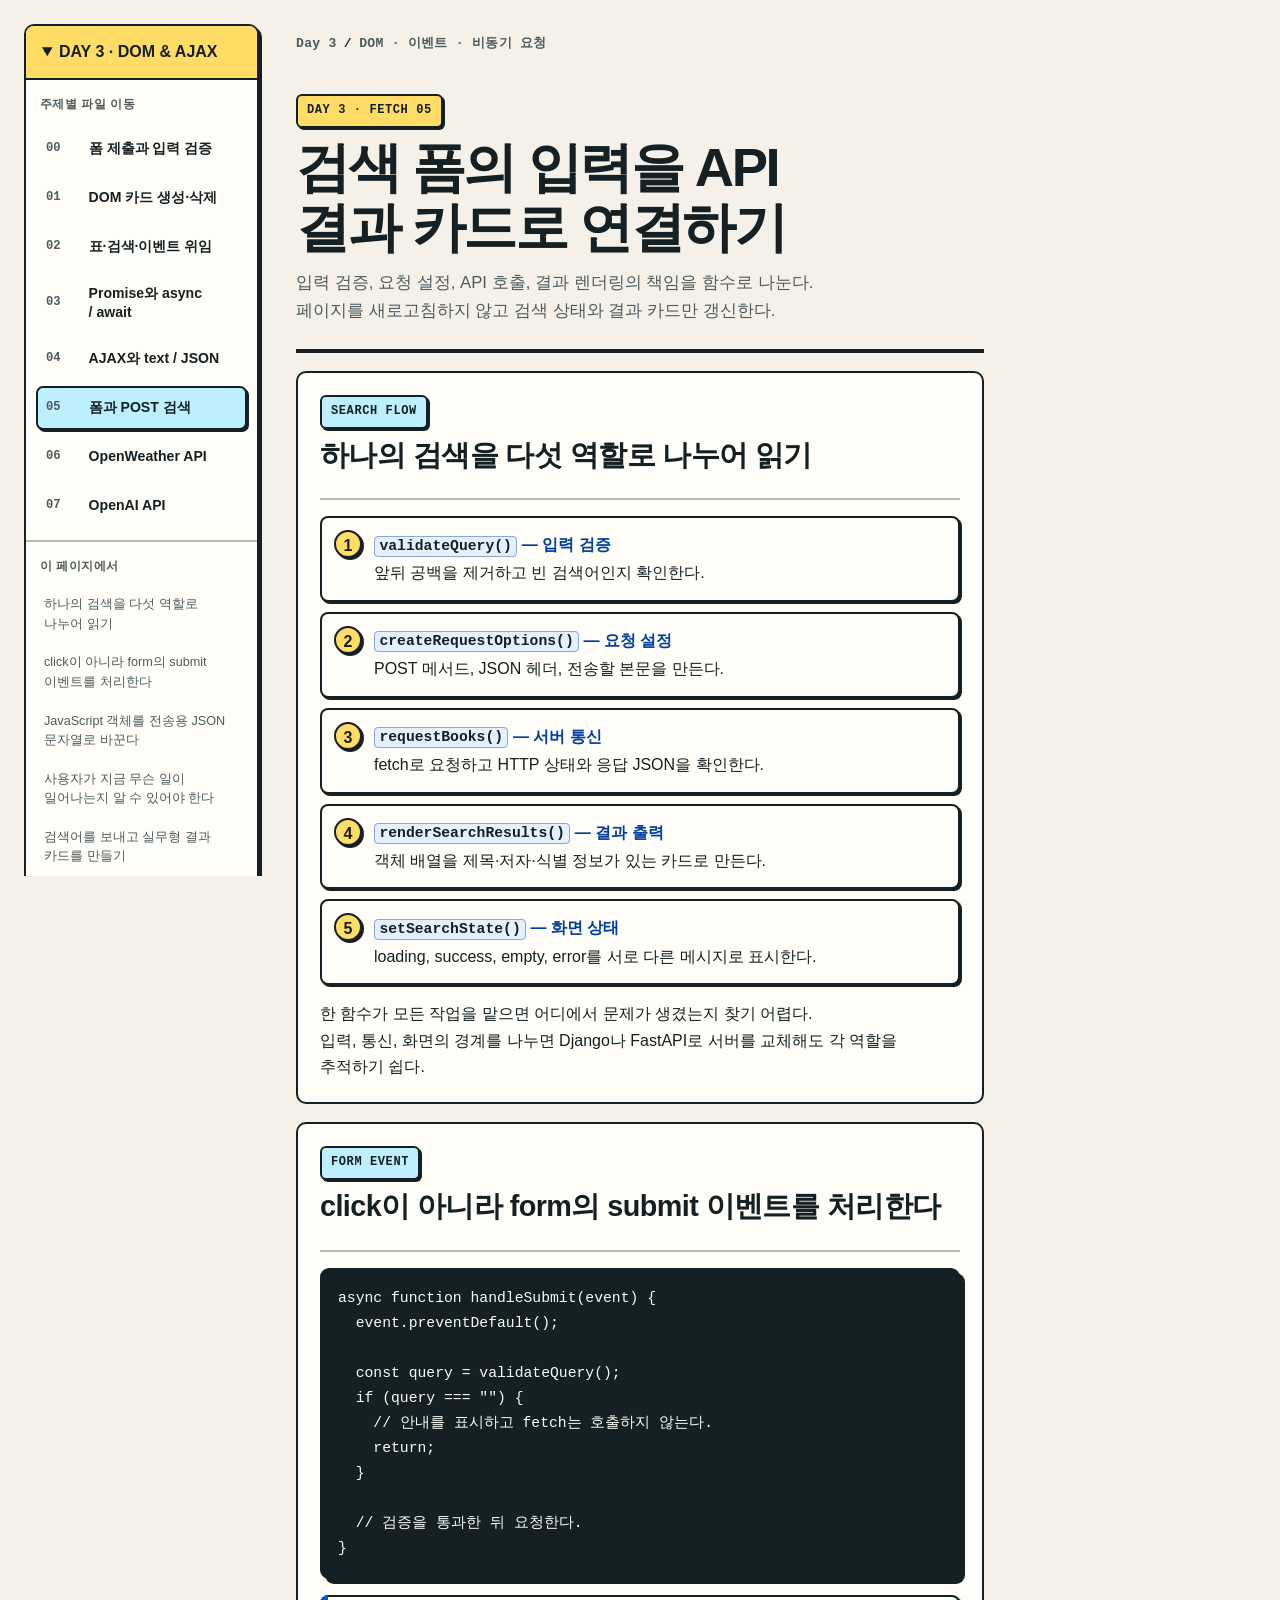
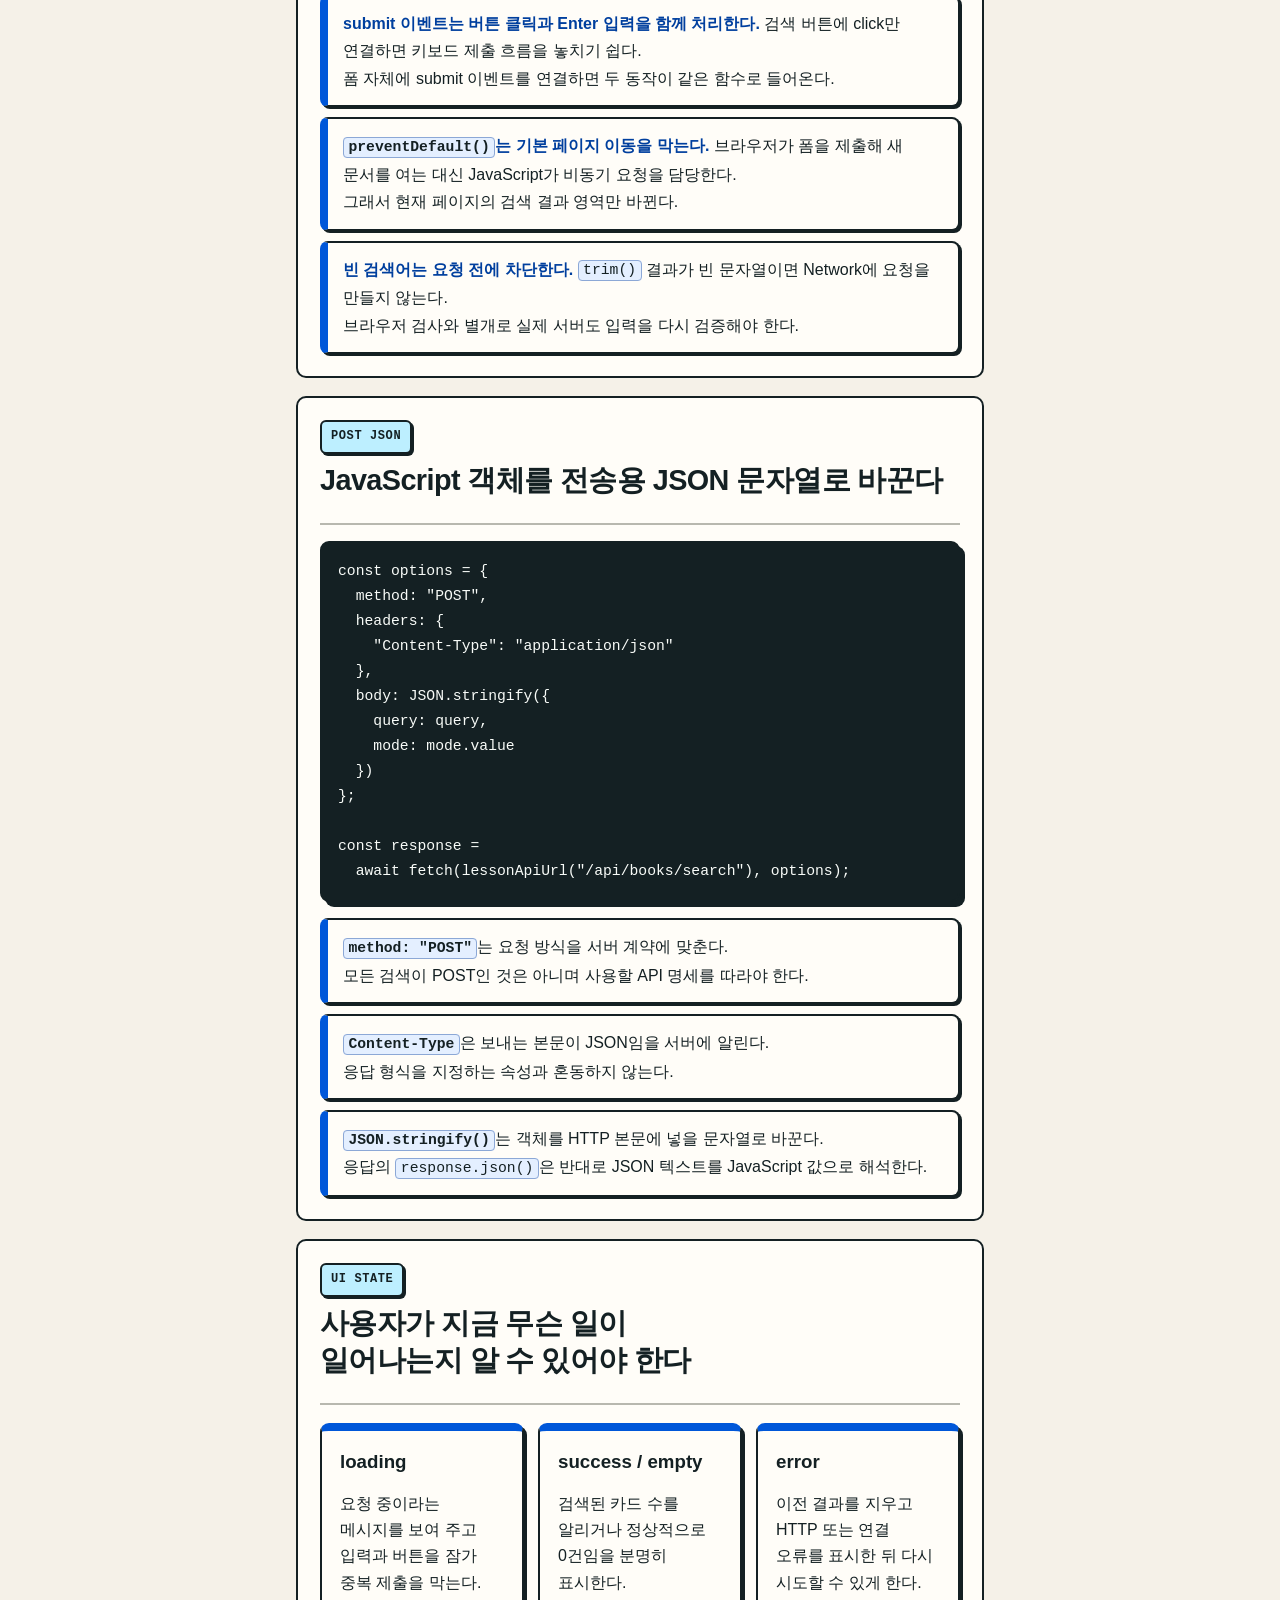
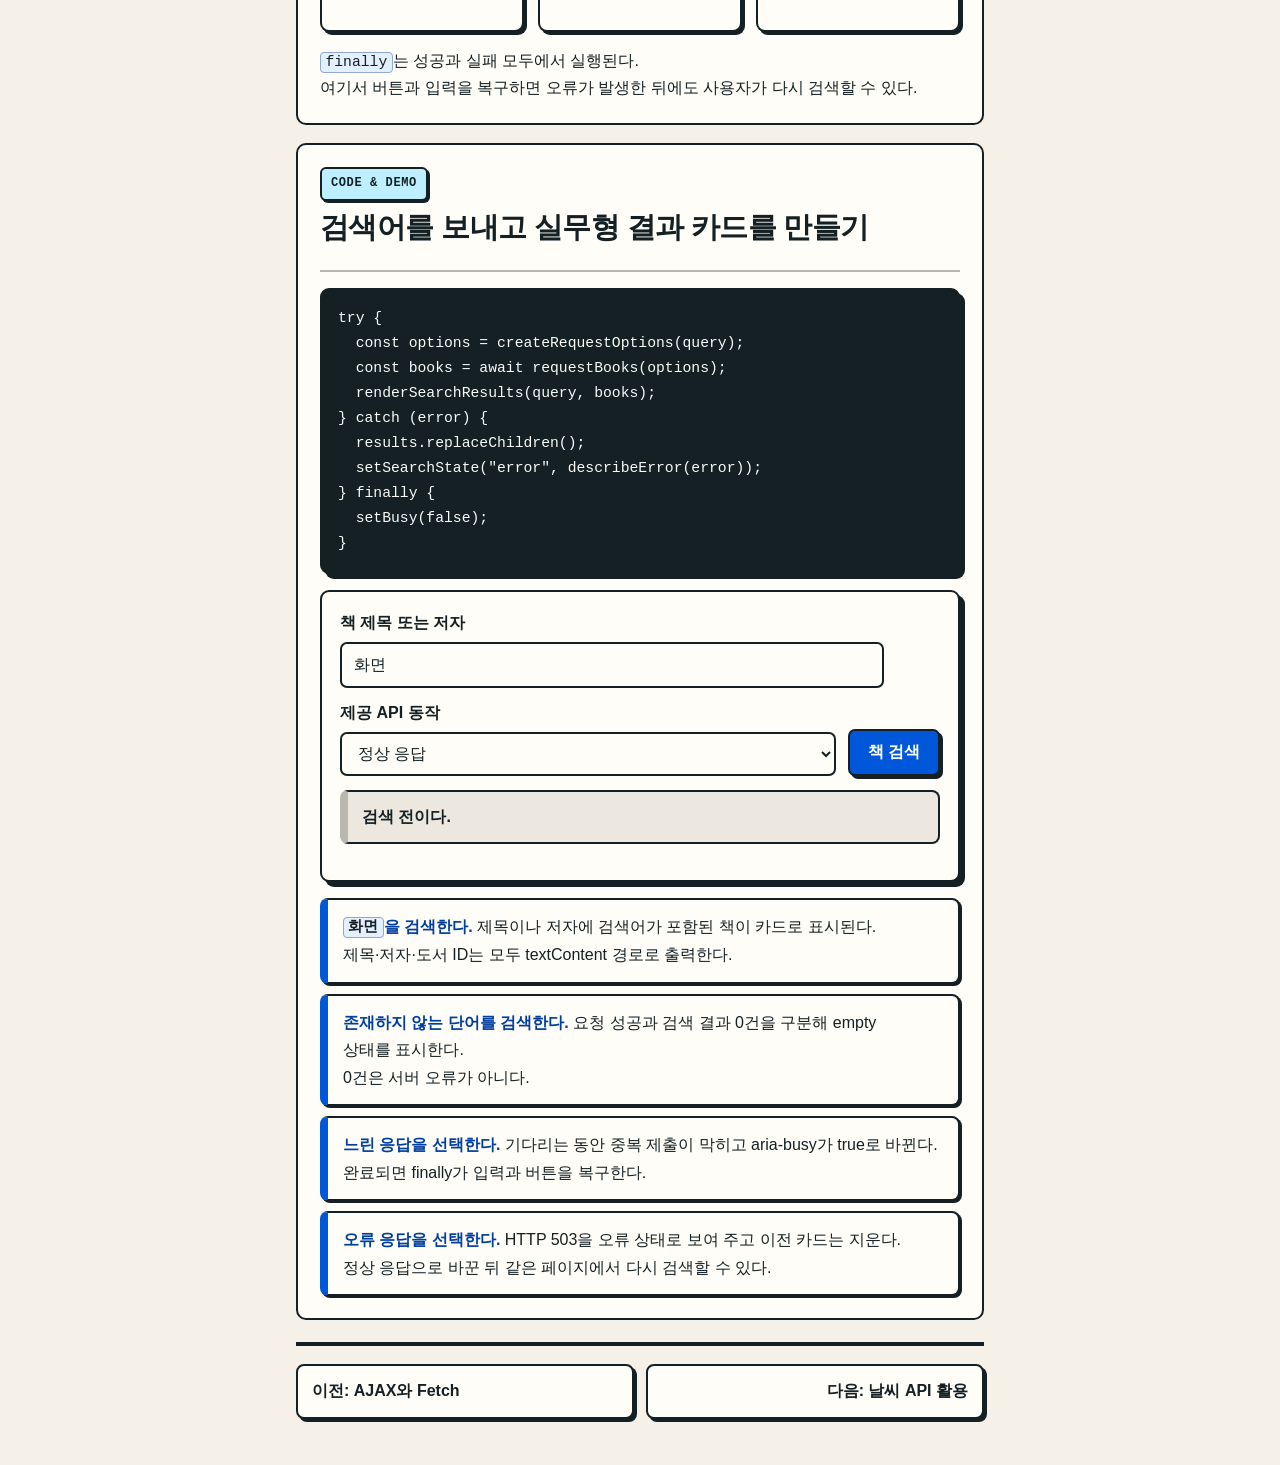
<file: day3-async-api/05_form_api/index.html>
<!doctype html>
<html lang="ko">
  <head>
    <meta charset="UTF-8" />
    <meta name="viewport" content="width=device-width, initial-scale=1.0" />
    <title>검색 폼과 API 결과 화면</title>
    <link rel="icon" href="data:," />
    <link rel="stylesheet" href="../../assets/lesson.css" />
    <link rel="stylesheet" href="../../assets/day1.css" />
    <link rel="stylesheet" href="../async.css" />
    <script src="../../assets/js-nav.js" defer></script>
    <script src="../provided.js" defer></script>
    <script src="app.js" defer></script>
  </head>
  <body class="lesson-page has-day1-sidebar" data-lesson-track="day3">
    <a class="skip-link" href="#lesson-content">본문으로 건너뛰기</a>
    <main id="lesson-content" class="lesson-shell">
      <nav class="lesson-breadcrumb" aria-label="현재 위치">
        <span>Day 3</span><span>DOM · 이벤트 · 비동기 요청</span>
      </nav>
      <header class="lesson-hero">
        <p class="lesson-kicker">DAY 3 · FETCH 05</p>
        <h1>검색 폼의 입력을 API 결과 카드로 연결하기</h1>
        <p class="lesson-lead">
          입력 검증, 요청 설정, API 호출, 결과 렌더링의 책임을 함수로 나눈다.<br />페이지를
          새로고침하지 않고 검색 상태와 결과 카드만 갱신한다.
        </p>
      </header>

      <section class="lesson-section" id="flow">
        <div class="section-heading">
          <p class="section-kicker">SEARCH FLOW</p>
          <h2>하나의 검색을 다섯 역할로 나누어 읽기</h2>
        </div>
        <ul class="process-list">
          <li>
            <strong><code>validateQuery()</code> — 입력 검증</strong><br />앞뒤
            공백을 제거하고 빈 검색어인지 확인한다.
          </li>
          <li>
            <strong><code>createRequestOptions()</code> — 요청 설정</strong
            ><br />POST 메서드, JSON 헤더, 전송할 본문을 만든다.
          </li>
          <li>
            <strong><code>requestBooks()</code> — 서버 통신</strong
            ><br />fetch로 요청하고 HTTP 상태와 응답 JSON을 확인한다.
          </li>
          <li>
            <strong><code>renderSearchResults()</code> — 결과 출력</strong
            ><br />객체 배열을 제목·저자·식별 정보가 있는 카드로 만든다.
          </li>
          <li>
            <strong><code>setSearchState()</code> — 화면 상태</strong
            ><br />loading, success, empty, error를 서로 다른 메시지로 표시한다.
          </li>
        </ul>
        <p>
          한 함수가 모든 작업을 맡으면 어디에서 문제가 생겼는지 찾기 어렵다.<br />입력,
          통신, 화면의 경계를 나누면 Django나 FastAPI로 서버를 교체해도 각
          역할을 추적하기 쉽다.
        </p>
      </section>

      <section class="lesson-section" id="submit">
        <div class="section-heading">
          <p class="section-kicker">FORM EVENT</p>
          <h2>click이 아니라 form의 submit 이벤트를 처리한다</h2>
        </div>
        <pre><code>async function handleSubmit(event) {
  event.preventDefault();

  const query = validateQuery();
  if (query === "") {
    // 안내를 표시하고 fetch는 호출하지 않는다.
    return;
  }

  // 검증을 통과한 뒤 요청한다.
}</code></pre>
        <ul class="lesson-points">
          <li>
            <strong
              >submit 이벤트는 버튼 클릭과 Enter 입력을 함께 처리한다.</strong
            >
            검색 버튼에 click만 연결하면 키보드 제출 흐름을 놓치기 쉽다.<br />폼
            자체에 submit 이벤트를 연결하면 두 동작이 같은 함수로 들어온다.
          </li>
          <li>
            <strong
              ><code>preventDefault()</code>는 기본 페이지 이동을
              막는다.</strong
            >
            브라우저가 폼을 제출해 새 문서를 여는 대신 JavaScript가 비동기
            요청을 담당한다.<br />그래서 현재 페이지의 검색 결과 영역만 바뀐다.
          </li>
          <li>
            <strong>빈 검색어는 요청 전에 차단한다.</strong>
            <code>trim()</code> 결과가 빈 문자열이면 Network에 요청을 만들지
            않는다.<br />브라우저 검사와 별개로 실제 서버도 입력을 다시 검증해야
            한다.
          </li>
        </ul>
      </section>

      <section class="lesson-section" id="request">
        <div class="section-heading">
          <p class="section-kicker">POST JSON</p>
          <h2>JavaScript 객체를 전송용 JSON 문자열로 바꾼다</h2>
        </div>
        <pre><code>const options = {
  method: "POST",
  headers: {
    "Content-Type": "application/json"
  },
  body: JSON.stringify({
    query: query,
    mode: mode.value
  })
};

const response =
  await fetch(lessonApiUrl("/api/books/search"), options);</code></pre>
        <ul class="lesson-points">
          <li>
            <strong><code>method: "POST"</code></strong
            >는 요청 방식을 서버 계약에 맞춘다.<br />모든 검색이 POST인 것은
            아니며 사용할 API 명세를 따라야 한다.
          </li>
          <li>
            <strong><code>Content-Type</code></strong
            >은 보내는 본문이 JSON임을 서버에 알린다.<br />응답 형식을 지정하는
            속성과 혼동하지 않는다.
          </li>
          <li>
            <strong><code>JSON.stringify()</code></strong
            >는 객체를 HTTP 본문에 넣을 문자열로 바꾼다.<br />응답의
            <code>response.json()</code>은 반대로 JSON 텍스트를 JavaScript
            값으로 해석한다.
          </li>
        </ul>
      </section>

      <section class="lesson-section" id="states">
        <div class="section-heading">
          <p class="section-kicker">UI STATE</p>
          <h2>사용자가 지금 무슨 일이 일어나는지 알 수 있어야 한다</h2>
        </div>
        <div class="concept-grid">
          <article class="concept-card">
            <h3>loading</h3>
            <p>
              요청 중이라는 메시지를 보여 주고 입력과 버튼을 잠가 중복 제출을
              막는다.
            </p>
          </article>
          <article class="concept-card">
            <h3>success / empty</h3>
            <p>검색된 카드 수를 알리거나 정상적으로 0건임을 분명히 표시한다.</p>
          </article>
          <article class="concept-card">
            <h3>error</h3>
            <p>
              이전 결과를 지우고 HTTP 또는 연결 오류를 표시한 뒤 다시 시도할 수
              있게 한다.
            </p>
          </article>
        </div>
        <p>
          <code>finally</code>는 성공과 실패 모두에서 실행된다.<br />여기서
          버튼과 입력을 복구하면 오류가 발생한 뒤에도 사용자가 다시 검색할 수
          있다.
        </p>
      </section>

      <section class="lesson-section" id="demo">
        <div class="section-heading">
          <p class="section-kicker">CODE &amp; DEMO</p>
          <h2>검색어를 보내고 실무형 결과 카드를 만들기</h2>
        </div>
        <pre><code>try {
  const options = createRequestOptions(query);
  const books = await requestBooks(options);
  renderSearchResults(query, books);
} catch (error) {
  results.replaceChildren();
  setSearchState("error", describeError(error));
} finally {
  setBusy(false);
}</code></pre>
        <div class="demo-surface">
          <form id="book-search-form" aria-busy="false" novalidate>
            <label for="query">책 제목 또는 저자</label>
            <input
              id="query"
              name="query"
              type="search"
              value="화면"
              maxlength="120"
              autocomplete="off"
              aria-describedby="search-status"
            />
            <div class="async-controls">
              <div>
                <label for="request-mode">제공 API 동작</label>
                <select id="request-mode">
                  <option value="success">정상 응답</option>
                  <option value="slow">느린 응답 · 1.2초</option>
                  <option value="error">의도적인 오류 · HTTP 503</option>
                </select>
              </div>
              <button id="search-button" type="submit">책 검색</button>
            </div>
          </form>
          <p
            id="search-status"
            class="async-status"
            data-state="idle"
            role="status"
            aria-live="polite"
          >
            검색 전이다.
          </p>
          <div
            id="search-results"
            class="concept-grid"
            data-state="idle"
            aria-label="검색된 책"
          ></div>
        </div>
        <ul class="lesson-points">
          <li>
            <strong><code>화면</code>을 검색한다.</strong> 제목이나 저자에
            검색어가 포함된 책이 카드로 표시된다.<br />제목·저자·도서 ID는 모두
            textContent 경로로 출력한다.
          </li>
          <li>
            <strong>존재하지 않는 단어를 검색한다.</strong> 요청 성공과 검색
            결과 0건을 구분해 empty 상태를 표시한다.<br />0건은 서버 오류가
            아니다.
          </li>
          <li>
            <strong>느린 응답을 선택한다.</strong> 기다리는 동안 중복 제출이
            막히고 aria-busy가 true로 바뀐다.<br />완료되면 finally가 입력과
            버튼을 복구한다.
          </li>
          <li>
            <strong>오류 응답을 선택한다.</strong> HTTP 503을 오류 상태로 보여
            주고 이전 카드는 지운다.<br />정상 응답으로 바꾼 뒤 같은 페이지에서
            다시 검색할 수 있다.
          </li>
        </ul>
      </section>

      <nav class="lesson-pagination" aria-label="차시 이동">
        <a href="../04_fetch_json/index.html">이전: AJAX와 Fetch</a>
        <a href="../06_weather_api/index.html">다음: 날씨 API 활용</a>
      </nav>
    </main>
  </body>
</html>
</file>
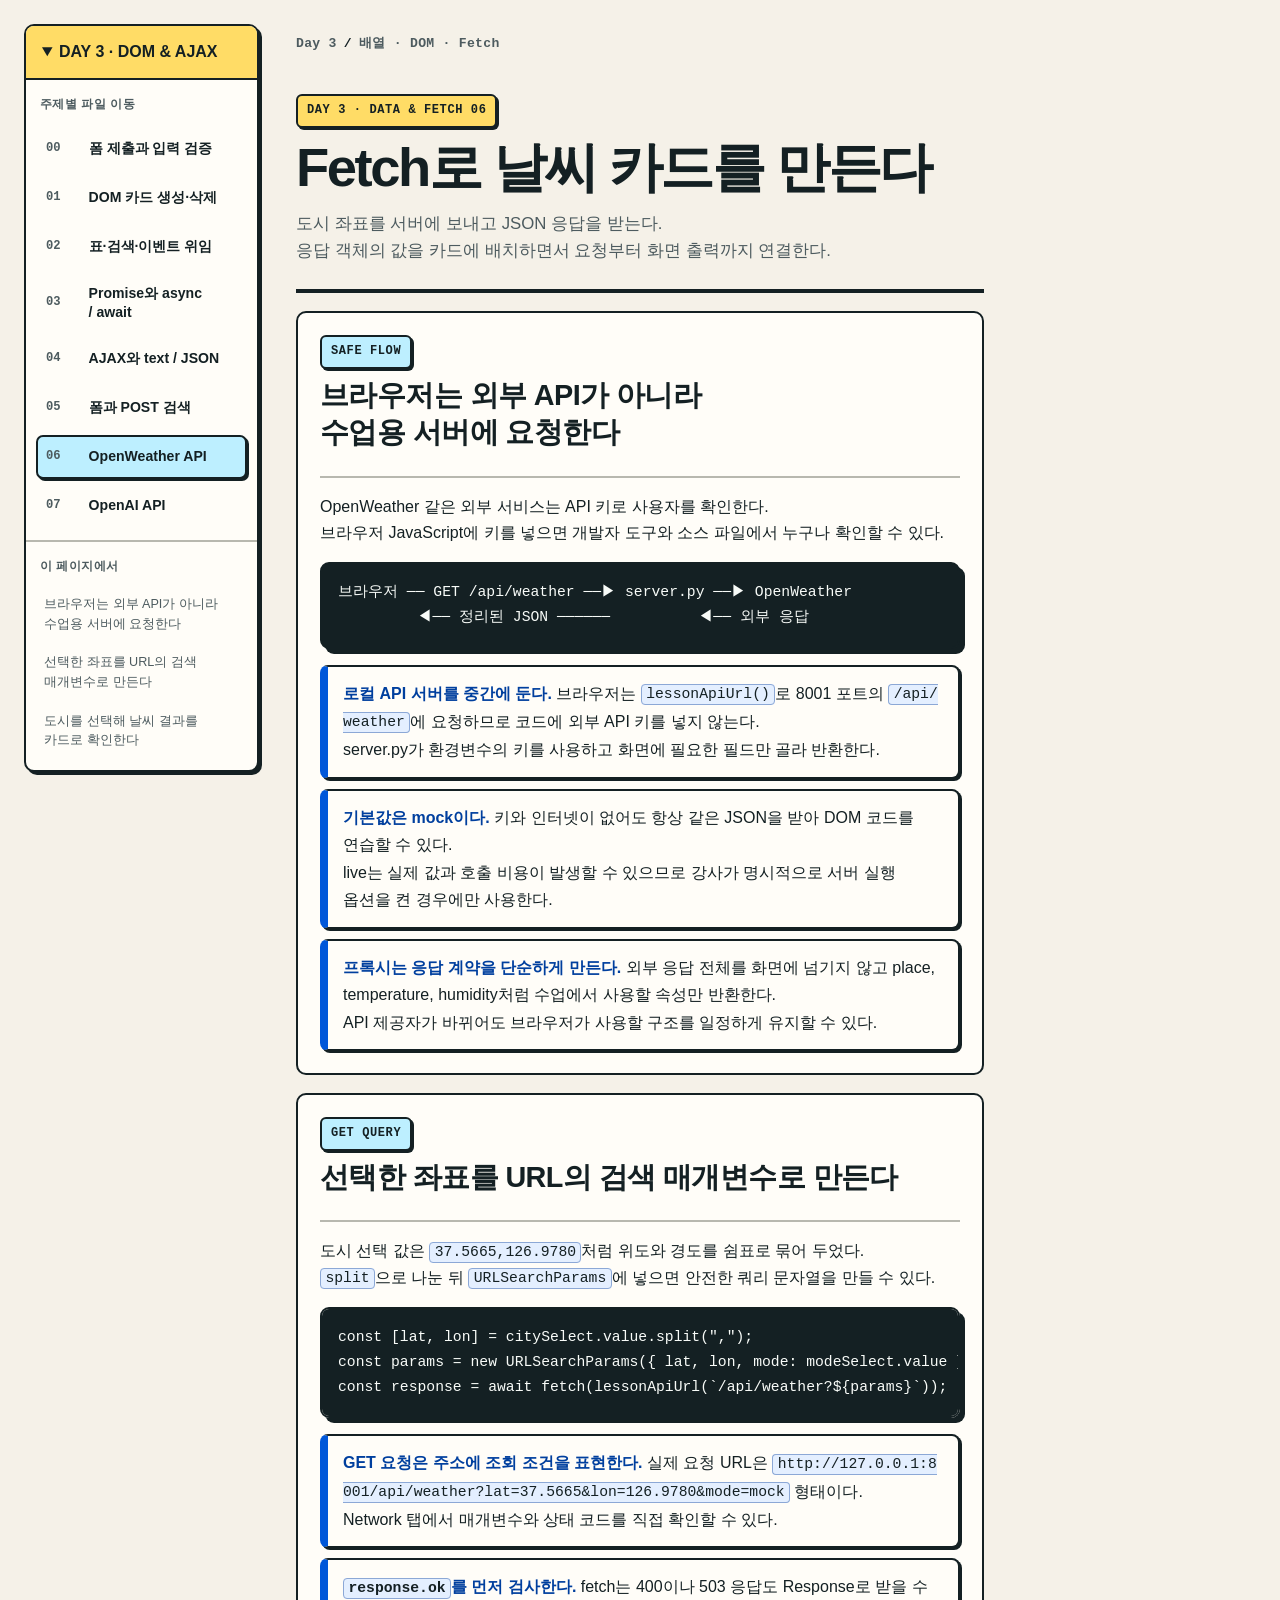
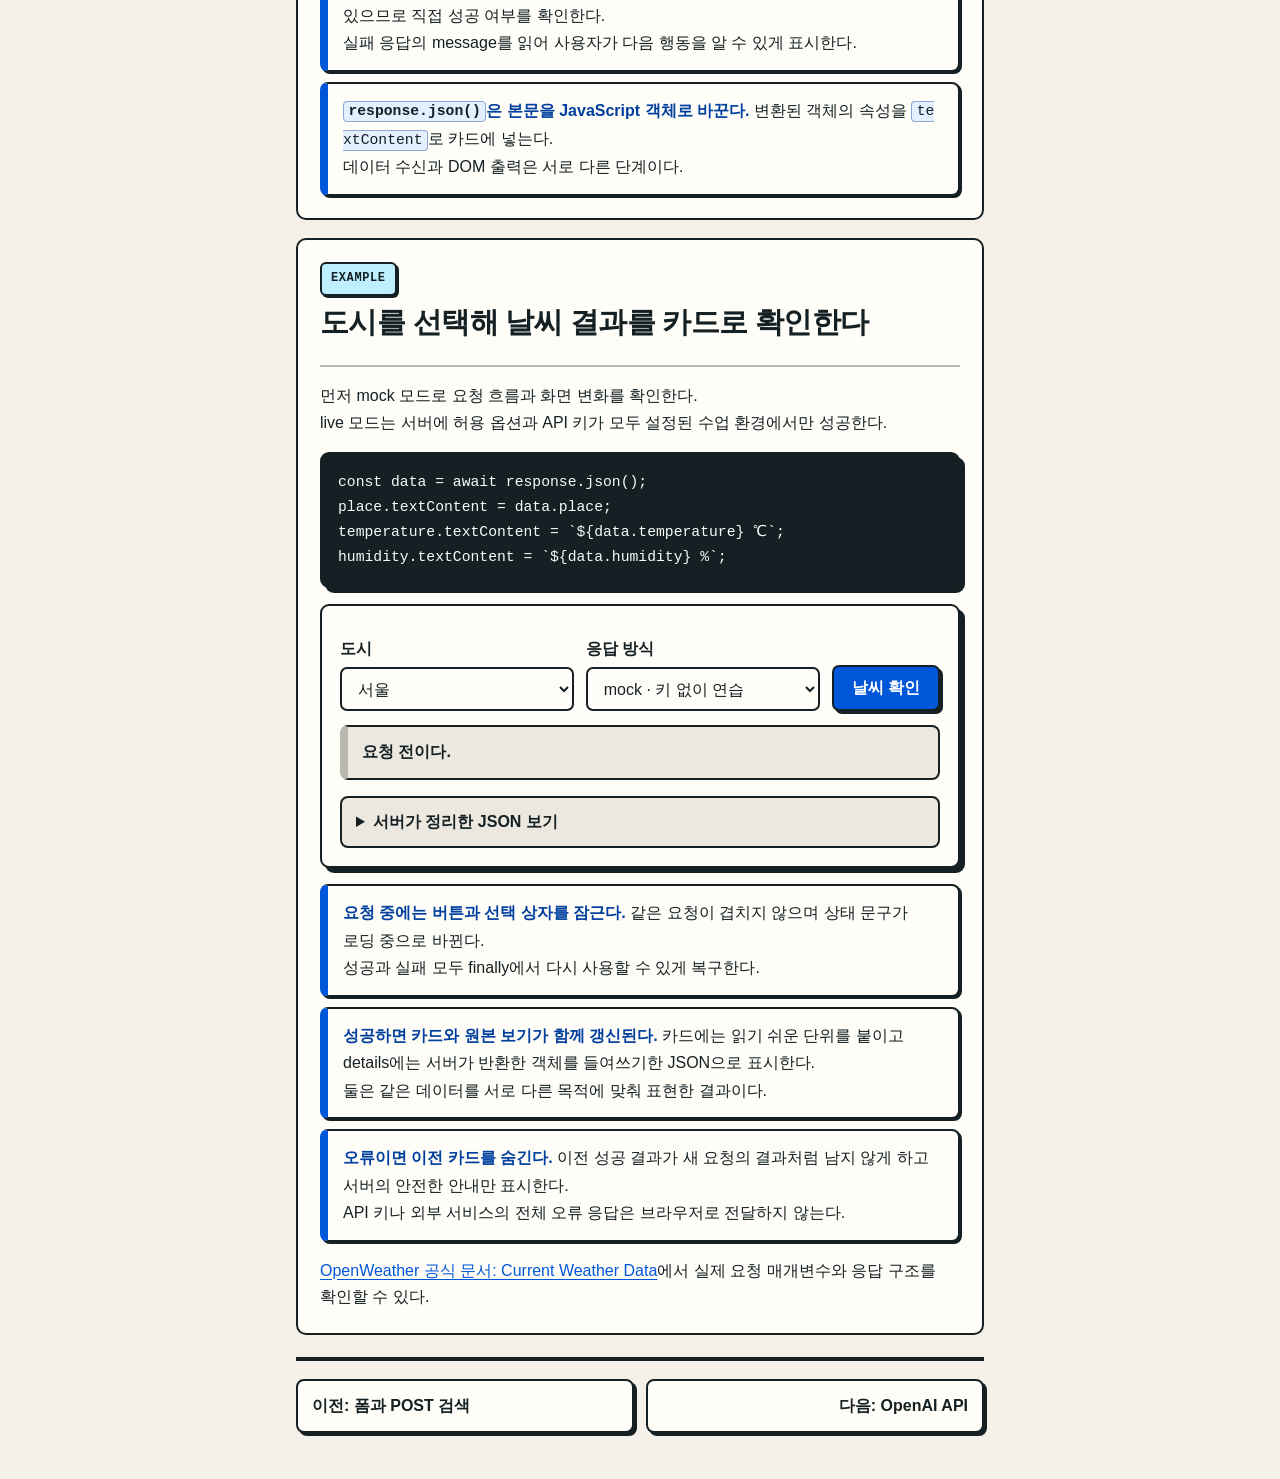
<file: day3-async-api/06_weather_api/index.html>
<!doctype html>
<html lang="ko">
  <head>
    <meta charset="UTF-8" />
    <meta name="viewport" content="width=device-width, initial-scale=1.0" />
    <title>Fetch로 날씨 카드 만들기</title>
    <link rel="icon" href="data:," />
    <link rel="stylesheet" href="../../assets/lesson.css" />
    <link rel="stylesheet" href="../../assets/day1.css" />
    <link rel="stylesheet" href="../async.css" />
    <script src="../../assets/js-nav.js" defer></script>
    <script src="../provided.js" defer></script>
    <script src="app.js" defer></script>
  </head>
  <body class="lesson-page has-day1-sidebar" data-lesson-track="day3">
    <a class="skip-link" href="#lesson-content">본문으로 건너뛰기</a>
    <main id="lesson-content" class="lesson-shell">
      <nav class="lesson-breadcrumb" aria-label="현재 위치">
        <span>Day 3</span><span>배열 · DOM · Fetch</span>
      </nav>
      <header class="lesson-hero">
        <p class="lesson-kicker">DAY 3 · DATA &amp; FETCH 06</p>
        <h1>Fetch로 날씨 카드를 만든다</h1>
        <p class="lesson-lead">
          도시 좌표를 서버에 보내고 JSON 응답을 받는다.<br />응답 객체의 값을
          카드에 배치하면서 요청부터 화면 출력까지 연결한다.
        </p>
      </header>

      <section class="lesson-section" id="proxy">
        <div class="section-heading">
          <p class="section-kicker">SAFE FLOW</p>
          <h2>브라우저는 외부 API가 아니라 수업용 서버에 요청한다</h2>
        </div>
        <p>
          OpenWeather 같은 외부 서비스는 API 키로 사용자를 확인한다.<br />브라우저
          JavaScript에 키를 넣으면 개발자 도구와 소스 파일에서 누구나 확인할 수
          있다.
        </p>
        <pre><code>브라우저 ── GET /api/weather ──▶ server.py ──▶ OpenWeather
         ◀── 정리된 JSON ──────          ◀── 외부 응답</code></pre>
        <ul class="lesson-points">
          <li>
            <strong>로컬 API 서버를 중간에 둔다.</strong> 브라우저는
            <code>lessonApiUrl()</code>로 8001 포트의
            <code>/api/weather</code>에 요청하므로 코드에 외부 API 키를 넣지
            않는다.<br />server.py가 환경변수의 키를 사용하고 화면에 필요한
            필드만 골라 반환한다.
          </li>
          <li>
            <strong>기본값은 mock이다.</strong> 키와 인터넷이 없어도 항상 같은
            JSON을 받아 DOM 코드를 연습할 수 있다.<br />live는 실제 값과 호출
            비용이 발생할 수 있으므로 강사가 명시적으로 서버 실행 옵션을 켠
            경우에만 사용한다.
          </li>
          <li>
            <strong>프록시는 응답 계약을 단순하게 만든다.</strong> 외부 응답
            전체를 화면에 넘기지 않고 place, temperature, humidity처럼 수업에서
            사용할 속성만 반환한다.<br />API 제공자가 바뀌어도 브라우저가 사용할
            구조를 일정하게 유지할 수 있다.
          </li>
        </ul>
      </section>

      <section class="lesson-section" id="query-string">
        <div class="section-heading">
          <p class="section-kicker">GET QUERY</p>
          <h2>선택한 좌표를 URL의 검색 매개변수로 만든다</h2>
        </div>
        <p>
          도시 선택 값은 <code>37.5665,126.9780</code>처럼 위도와 경도를 쉼표로
          묶어 두었다.<br /><code>split</code>으로 나눈 뒤
          <code>URLSearchParams</code>에 넣으면 안전한 쿼리 문자열을 만들 수
          있다.
        </p>
        <pre><code>const [lat, lon] = citySelect.value.split(",");
const params = new URLSearchParams({ lat, lon, mode: modeSelect.value });
const response = await fetch(lessonApiUrl(`/api/weather?${params}`));</code></pre>
        <ul class="lesson-points">
          <li>
            <strong>GET 요청은 주소에 조회 조건을 표현한다.</strong> 실제 요청
            URL은
            <code
              >http://127.0.0.1:8001/api/weather?lat=37.5665&amp;lon=126.9780&amp;mode=mock</code
            >
            형태이다.<br />Network 탭에서 매개변수와 상태 코드를 직접 확인할 수
            있다.
          </li>
          <li>
            <strong><code>response.ok</code>를 먼저 검사한다.</strong> fetch는
            400이나 503 응답도 Response로 받을 수 있으므로 직접 성공 여부를
            확인한다.<br />실패 응답의 message를 읽어 사용자가 다음 행동을 알 수
            있게 표시한다.
          </li>
          <li>
            <strong
              ><code>response.json()</code>은 본문을 JavaScript 객체로
              바꾼다.</strong
            >
            변환된 객체의 속성을 <code>textContent</code>로 카드에 넣는다.<br />데이터
            수신과 DOM 출력은 서로 다른 단계이다.
          </li>
        </ul>
      </section>

      <section class="lesson-section" id="example">
        <div class="section-heading">
          <p class="section-kicker">EXAMPLE</p>
          <h2>도시를 선택해 날씨 결과를 카드로 확인한다</h2>
        </div>
        <p>
          먼저 mock 모드로 요청 흐름과 화면 변화를 확인한다.<br />live 모드는
          서버에 허용 옵션과 API 키가 모두 설정된 수업 환경에서만 성공한다.
        </p>
        <pre><code>const data = await response.json();
place.textContent = data.place;
temperature.textContent = `${data.temperature} ℃`;
humidity.textContent = `${data.humidity} %`;</code></pre>
        <div class="demo-surface">
          <form id="weather-form" aria-busy="false">
            <div class="async-controls">
              <div>
                <label for="city">도시</label
                ><select id="city" name="city">
                  <option value="37.5665,126.9780">서울</option>
                  <option value="35.1796,129.0756">부산</option>
                  <option value="33.4996,126.5312">제주</option>
                </select>
              </div>
              <div>
                <label for="weather-mode">응답 방식</label
                ><select id="weather-mode" name="mode">
                  <option value="mock">mock · 키 없이 연습</option>
                  <option value="live">live · 실제 OpenWeather</option>
                </select>
              </div>
              <button id="weather-button" type="submit">날씨 확인</button>
            </div>
          </form>
          <p
            id="weather-status"
            class="async-status"
            data-state="idle"
            role="status"
            aria-live="polite"
          >
            요청 전이다.
          </p>
          <article id="weather-card" class="callout" hidden>
            <p>
              <strong id="weather-place">-</strong> ·
              <span id="weather-description">-</span>
            </p>
            <dl>
              <div>
                <dt>기온</dt>
                <dd id="weather-temperature">-</dd>
              </div>
              <div>
                <dt>체감 온도</dt>
                <dd id="weather-feels-like">-</dd>
              </div>
              <div>
                <dt>습도</dt>
                <dd id="weather-humidity">-</dd>
              </div>
              <div>
                <dt>풍속</dt>
                <dd id="weather-wind">-</dd>
              </div>
              <div>
                <dt>데이터 출처</dt>
                <dd id="weather-source">-</dd>
              </div>
              <div>
                <dt>확인 시각</dt>
                <dd id="weather-fetched-at">-</dd>
              </div>
            </dl>
          </article>
          <details>
            <summary>서버가 정리한 JSON 보기</summary>
            <pre><code id="weather-raw">아직 받은 응답이 없다.</code></pre>
          </details>
        </div>
        <ul class="lesson-points">
          <li>
            <strong>요청 중에는 버튼과 선택 상자를 잠근다.</strong> 같은 요청이
            겹치지 않으며 상태 문구가 로딩 중으로 바뀐다.<br />성공과 실패 모두
            finally에서 다시 사용할 수 있게 복구한다.
          </li>
          <li>
            <strong>성공하면 카드와 원본 보기가 함께 갱신된다.</strong> 카드에는
            읽기 쉬운 단위를 붙이고 details에는 서버가 반환한 객체를 들여쓰기한
            JSON으로 표시한다.<br />둘은 같은 데이터를 서로 다른 목적에 맞춰
            표현한 결과이다.
          </li>
          <li>
            <strong>오류이면 이전 카드를 숨긴다.</strong> 이전 성공 결과가 새
            요청의 결과처럼 남지 않게 하고 서버의 안전한 안내만 표시한다.<br />API
            키나 외부 서비스의 전체 오류 응답은 브라우저로 전달하지 않는다.
          </li>
        </ul>
        <p>
          <a href="https://openweathermap.org/api/current"
            >OpenWeather 공식 문서: Current Weather Data</a
          >에서 실제 요청 매개변수와 응답 구조를 확인할 수 있다.
        </p>
      </section>

      <nav class="lesson-pagination" aria-label="차시 이동">
        <a href="../05_form_api/index.html">이전: 폼과 POST 검색</a>
        <a href="../07_openai_api/index.html">다음: OpenAI API</a>
      </nav>
    </main>
  </body>
</html>
</file>
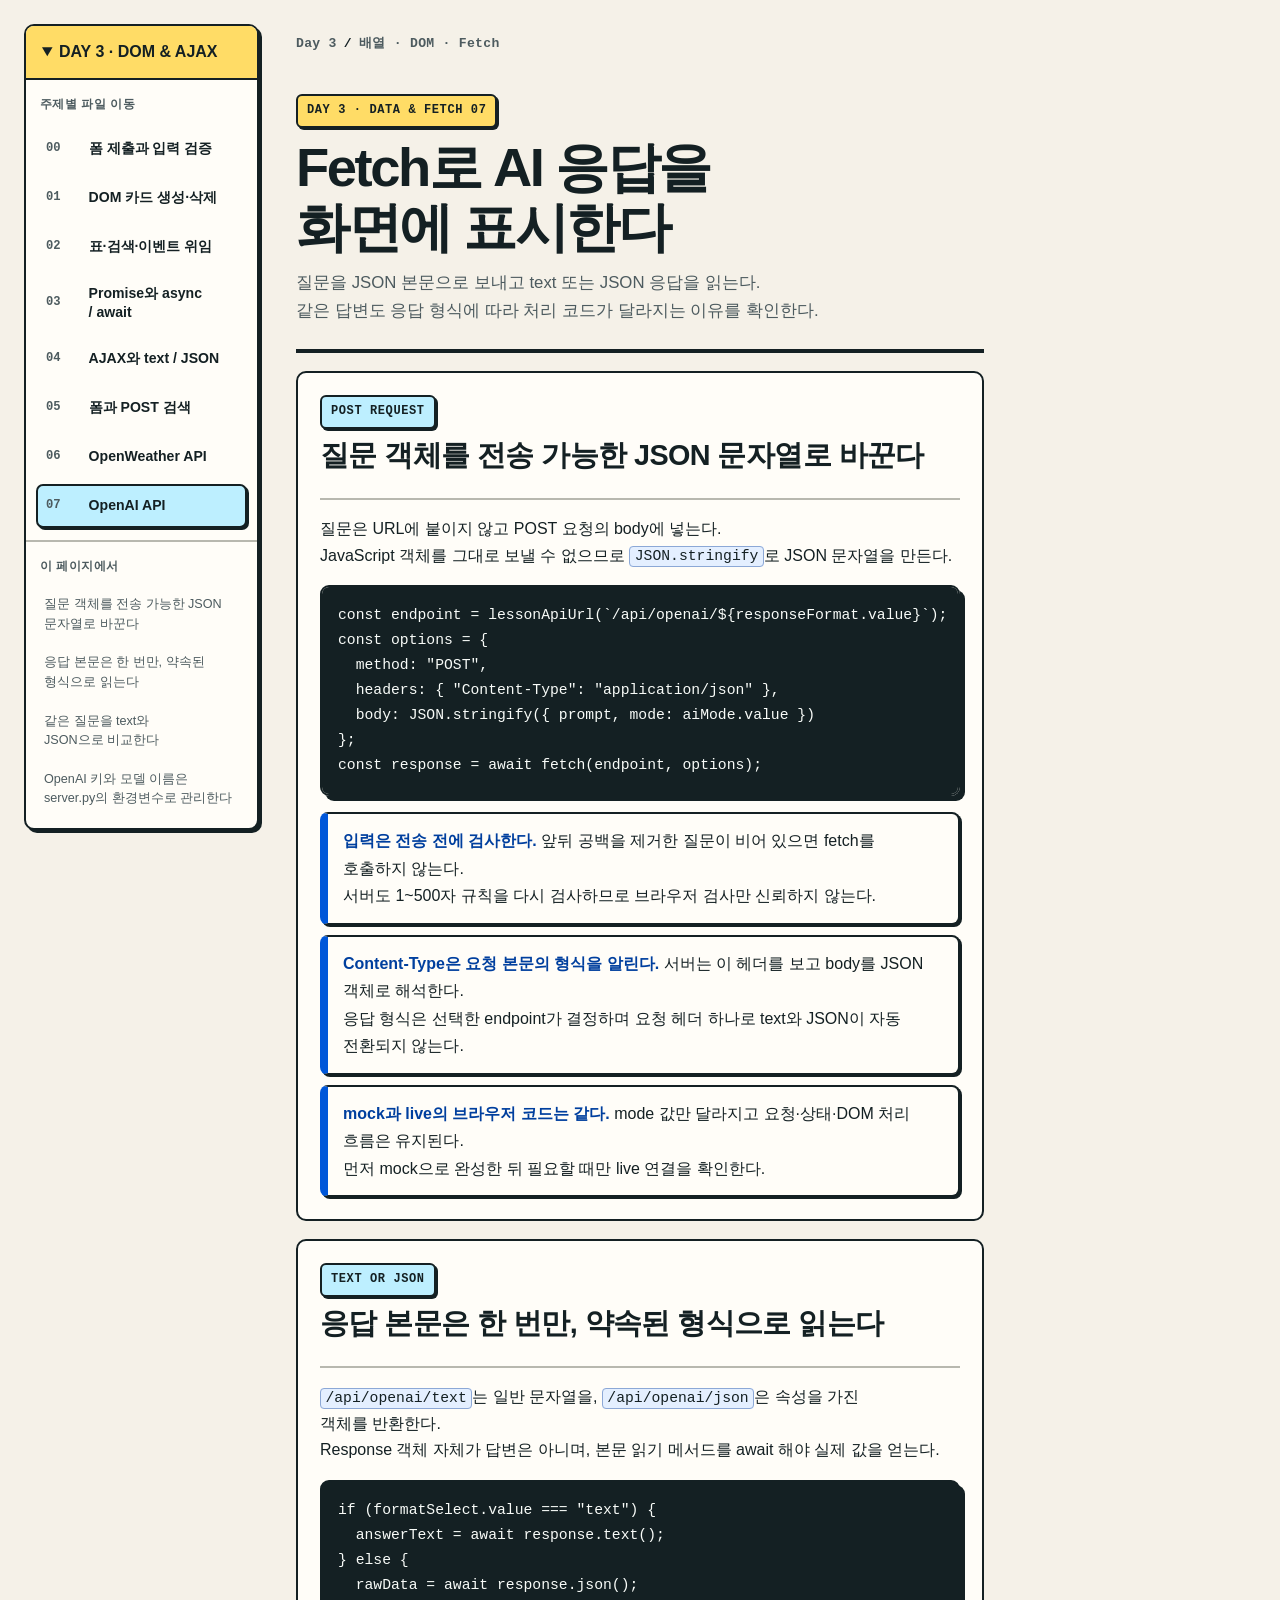
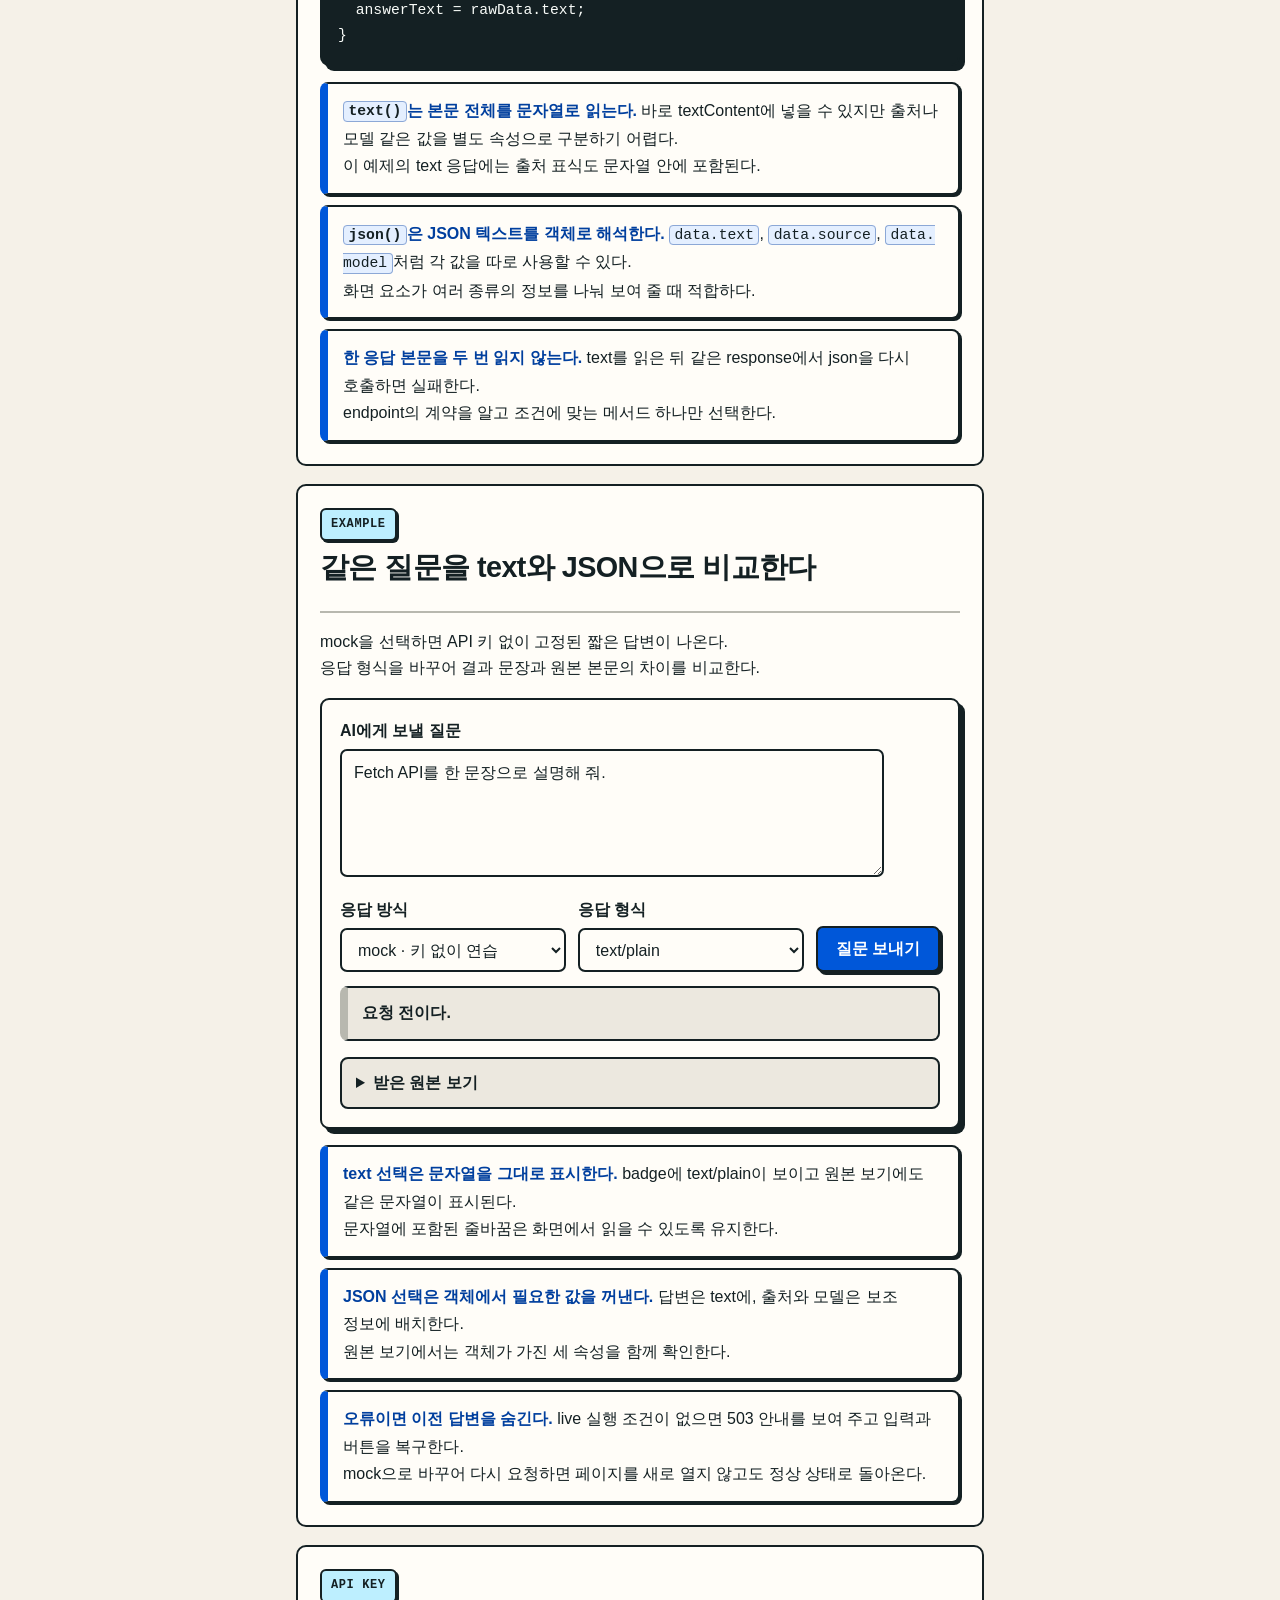
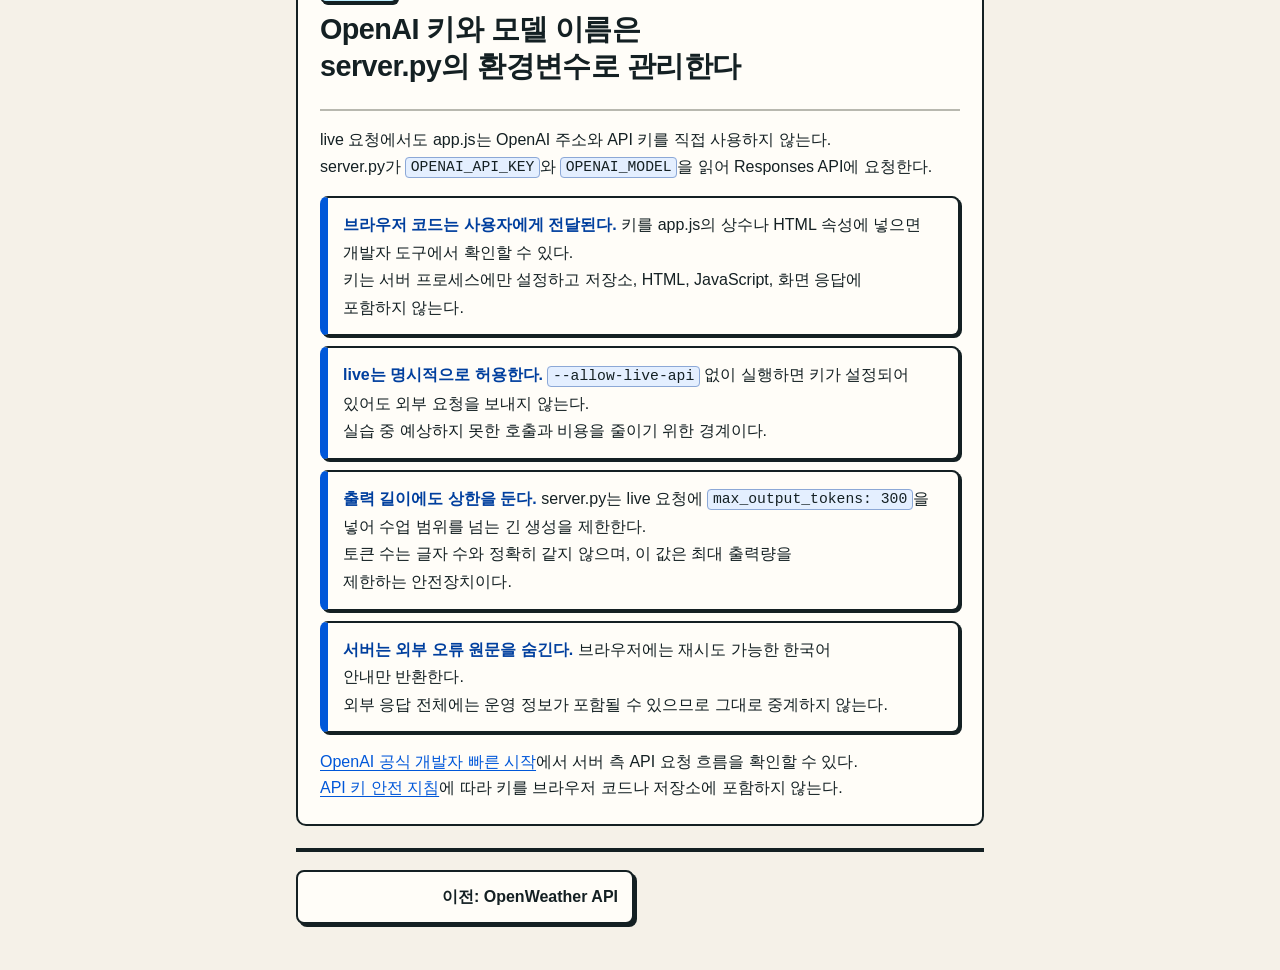
<file: day3-async-api/07_openai_api/index.html>
<!doctype html>
<html lang="ko">
<head>
  <meta charset="UTF-8" />
  <meta name="viewport" content="width=device-width, initial-scale=1.0" />
  <title>Fetch로 AI 응답 사용하기</title>
  <link rel="icon" href="data:," />
  <link rel="stylesheet" href="../../assets/lesson.css" />
  <link rel="stylesheet" href="../../assets/day1.css" />
  <link rel="stylesheet" href="../async.css" />
  <script src="../../assets/js-nav.js" defer></script>
  <script src="../provided.js" defer></script>
  <script src="app.js" defer></script>
</head>
<body class="lesson-page has-day1-sidebar" data-lesson-track="day3">
  <a class="skip-link" href="#lesson-content">본문으로 건너뛰기</a>
  <main id="lesson-content" class="lesson-shell">
    <nav class="lesson-breadcrumb" aria-label="현재 위치"><span>Day 3</span><span>배열 · DOM · Fetch</span></nav>
    <header class="lesson-hero">
      <p class="lesson-kicker">DAY 3 · DATA &amp; FETCH 07</p>
      <h1>Fetch로 AI 응답을 화면에 표시한다</h1>
      <p class="lesson-lead">질문을 JSON 본문으로 보내고 text 또는 JSON 응답을 읽는다.<br />같은 답변도 응답 형식에 따라 처리 코드가 달라지는 이유를 확인한다.</p>
    </header>

    <section class="lesson-section" id="request-flow">
      <div class="section-heading"><p class="section-kicker">POST REQUEST</p><h2>질문 객체를 전송 가능한 JSON 문자열로 바꾼다</h2></div>
      <p>질문은 URL에 붙이지 않고 POST 요청의 body에 넣는다.<br />JavaScript 객체를 그대로 보낼 수 없으므로 <code>JSON.stringify</code>로 JSON 문자열을 만든다.</p>
      <pre><code>const endpoint = lessonApiUrl(`/api/openai/${responseFormat.value}`);
const options = {
  method: "POST",
  headers: { "Content-Type": "application/json" },
  body: JSON.stringify({ prompt, mode: aiMode.value })
};
const response = await fetch(endpoint, options);</code></pre>
      <ul class="lesson-points">
        <li><strong>입력은 전송 전에 검사한다.</strong> 앞뒤 공백을 제거한 질문이 비어 있으면 fetch를 호출하지 않는다.<br />서버도 1~500자 규칙을 다시 검사하므로 브라우저 검사만 신뢰하지 않는다.</li>
        <li><strong>Content-Type은 요청 본문의 형식을 알린다.</strong> 서버는 이 헤더를 보고 body를 JSON 객체로 해석한다.<br />응답 형식은 선택한 endpoint가 결정하며 요청 헤더 하나로 text와 JSON이 자동 전환되지 않는다.</li>
        <li><strong>mock과 live의 브라우저 코드는 같다.</strong> mode 값만 달라지고 요청·상태·DOM 처리 흐름은 유지된다.<br />먼저 mock으로 완성한 뒤 필요할 때만 live 연결을 확인한다.</li>
      </ul>
    </section>

    <section class="lesson-section" id="response-body">
      <div class="section-heading"><p class="section-kicker">TEXT OR JSON</p><h2>응답 본문은 한 번만, 약속된 형식으로 읽는다</h2></div>
      <p><code>/api/openai/text</code>는 일반 문자열을, <code>/api/openai/json</code>은 속성을 가진 객체를 반환한다.<br />Response 객체 자체가 답변은 아니며, 본문 읽기 메서드를 await 해야 실제 값을 얻는다.</p>
      <pre><code>if (formatSelect.value === "text") {
  answerText = await response.text();
} else {
  rawData = await response.json();
  answerText = rawData.text;
}</code></pre>
      <ul class="lesson-points">
        <li><strong><code>text()</code>는 본문 전체를 문자열로 읽는다.</strong> 바로 textContent에 넣을 수 있지만 출처나 모델 같은 값을 별도 속성으로 구분하기 어렵다.<br />이 예제의 text 응답에는 출처 표식도 문자열 안에 포함된다.</li>
        <li><strong><code>json()</code>은 JSON 텍스트를 객체로 해석한다.</strong> <code>data.text</code>, <code>data.source</code>, <code>data.model</code>처럼 각 값을 따로 사용할 수 있다.<br />화면 요소가 여러 종류의 정보를 나눠 보여 줄 때 적합하다.</li>
        <li><strong>한 응답 본문을 두 번 읽지 않는다.</strong> text를 읽은 뒤 같은 response에서 json을 다시 호출하면 실패한다.<br />endpoint의 계약을 알고 조건에 맞는 메서드 하나만 선택한다.</li>
      </ul>
    </section>

    <section class="lesson-section" id="example">
      <div class="section-heading"><p class="section-kicker">EXAMPLE</p><h2>같은 질문을 text와 JSON으로 비교한다</h2></div>
      <p>mock을 선택하면 API 키 없이 고정된 짧은 답변이 나온다.<br />응답 형식을 바꾸어 결과 문장과 원본 본문의 차이를 비교한다.</p>
      <div class="demo-surface">
        <form id="ai-form" aria-busy="false" novalidate>
          <label for="prompt">AI에게 보낼 질문</label>
          <textarea id="prompt" name="prompt" rows="4" maxlength="500">Fetch API를 한 문장으로 설명해 줘.</textarea>
          <div class="async-controls">
            <div><label for="ai-mode">응답 방식</label><select id="ai-mode"><option value="mock">mock · 키 없이 연습</option><option value="live">live · 실제 OpenAI</option></select></div>
            <div><label for="response-format">응답 형식</label><select id="response-format"><option value="text">text/plain</option><option value="json">application/json</option></select></div>
            <button id="ask-button" type="submit">질문 보내기</button>
          </div>
        </form>
        <p id="ai-status" class="async-status" data-state="idle" role="status" aria-live="polite">요청 전이다.</p>
        <article id="ai-result" class="callout" hidden>
          <p><strong>AI 응답</strong> <code id="format-badge">-</code></p>
          <p id="answer-text"></p>
          <p id="answer-meta"></p>
        </article>
        <details><summary>받은 원본 보기</summary><pre><code id="ai-raw">아직 받은 응답이 없다.</code></pre></details>
      </div>
      <ul class="lesson-points">
        <li><strong>text 선택은 문자열을 그대로 표시한다.</strong> badge에 text/plain이 보이고 원본 보기에도 같은 문자열이 표시된다.<br />문자열에 포함된 줄바꿈은 화면에서 읽을 수 있도록 유지한다.</li>
        <li><strong>JSON 선택은 객체에서 필요한 값을 꺼낸다.</strong> 답변은 text에, 출처와 모델은 보조 정보에 배치한다.<br />원본 보기에서는 객체가 가진 세 속성을 함께 확인한다.</li>
        <li><strong>오류이면 이전 답변을 숨긴다.</strong> live 실행 조건이 없으면 503 안내를 보여 주고 입력과 버튼을 복구한다.<br />mock으로 바꾸어 다시 요청하면 페이지를 새로 열지 않고도 정상 상태로 돌아온다.</li>
      </ul>
    </section>

    <section class="lesson-section" id="security">
      <div class="section-heading"><p class="section-kicker">API KEY</p><h2>OpenAI 키와 모델 이름은 server.py의 환경변수로 관리한다</h2></div>
      <p>live 요청에서도 app.js는 OpenAI 주소와 API 키를 직접 사용하지 않는다.<br />server.py가 <code>OPENAI_API_KEY</code>와 <code>OPENAI_MODEL</code>을 읽어 Responses API에 요청한다.</p>
      <ul class="lesson-points">
        <li><strong>브라우저 코드는 사용자에게 전달된다.</strong> 키를 app.js의 상수나 HTML 속성에 넣으면 개발자 도구에서 확인할 수 있다.<br />키는 서버 프로세스에만 설정하고 저장소, HTML, JavaScript, 화면 응답에 포함하지 않는다.</li>
        <li><strong>live는 명시적으로 허용한다.</strong> <code>--allow-live-api</code> 없이 실행하면 키가 설정되어 있어도 외부 요청을 보내지 않는다.<br />실습 중 예상하지 못한 호출과 비용을 줄이기 위한 경계이다.</li>
        <li><strong>출력 길이에도 상한을 둔다.</strong> server.py는 live 요청에 <code>max_output_tokens: 300</code>을 넣어 수업 범위를 넘는 긴 생성을 제한한다.<br />토큰 수는 글자 수와 정확히 같지 않으며, 이 값은 최대 출력량을 제한하는 안전장치이다.</li>
        <li><strong>서버는 외부 오류 원문을 숨긴다.</strong> 브라우저에는 재시도 가능한 한국어 안내만 반환한다.<br />외부 응답 전체에는 운영 정보가 포함될 수 있으므로 그대로 중계하지 않는다.</li>
      </ul>
      <p><a href="https://platform.openai.com/docs/quickstart">OpenAI 공식 개발자 빠른 시작</a>에서 서버 측 API 요청 흐름을 확인할 수 있다.<br /><a href="https://help.openai.com/en/articles/5112595-best-practices-for-api-key-safety">API 키 안전 지침</a>에 따라 키를 브라우저 코드나 저장소에 포함하지 않는다.</p>
    </section>

    <nav class="lesson-pagination" aria-label="차시 이동"><a href="../06_weather_api/index.html">이전: OpenWeather API</a></nav>
  </main>
</body>
</html>
</file>
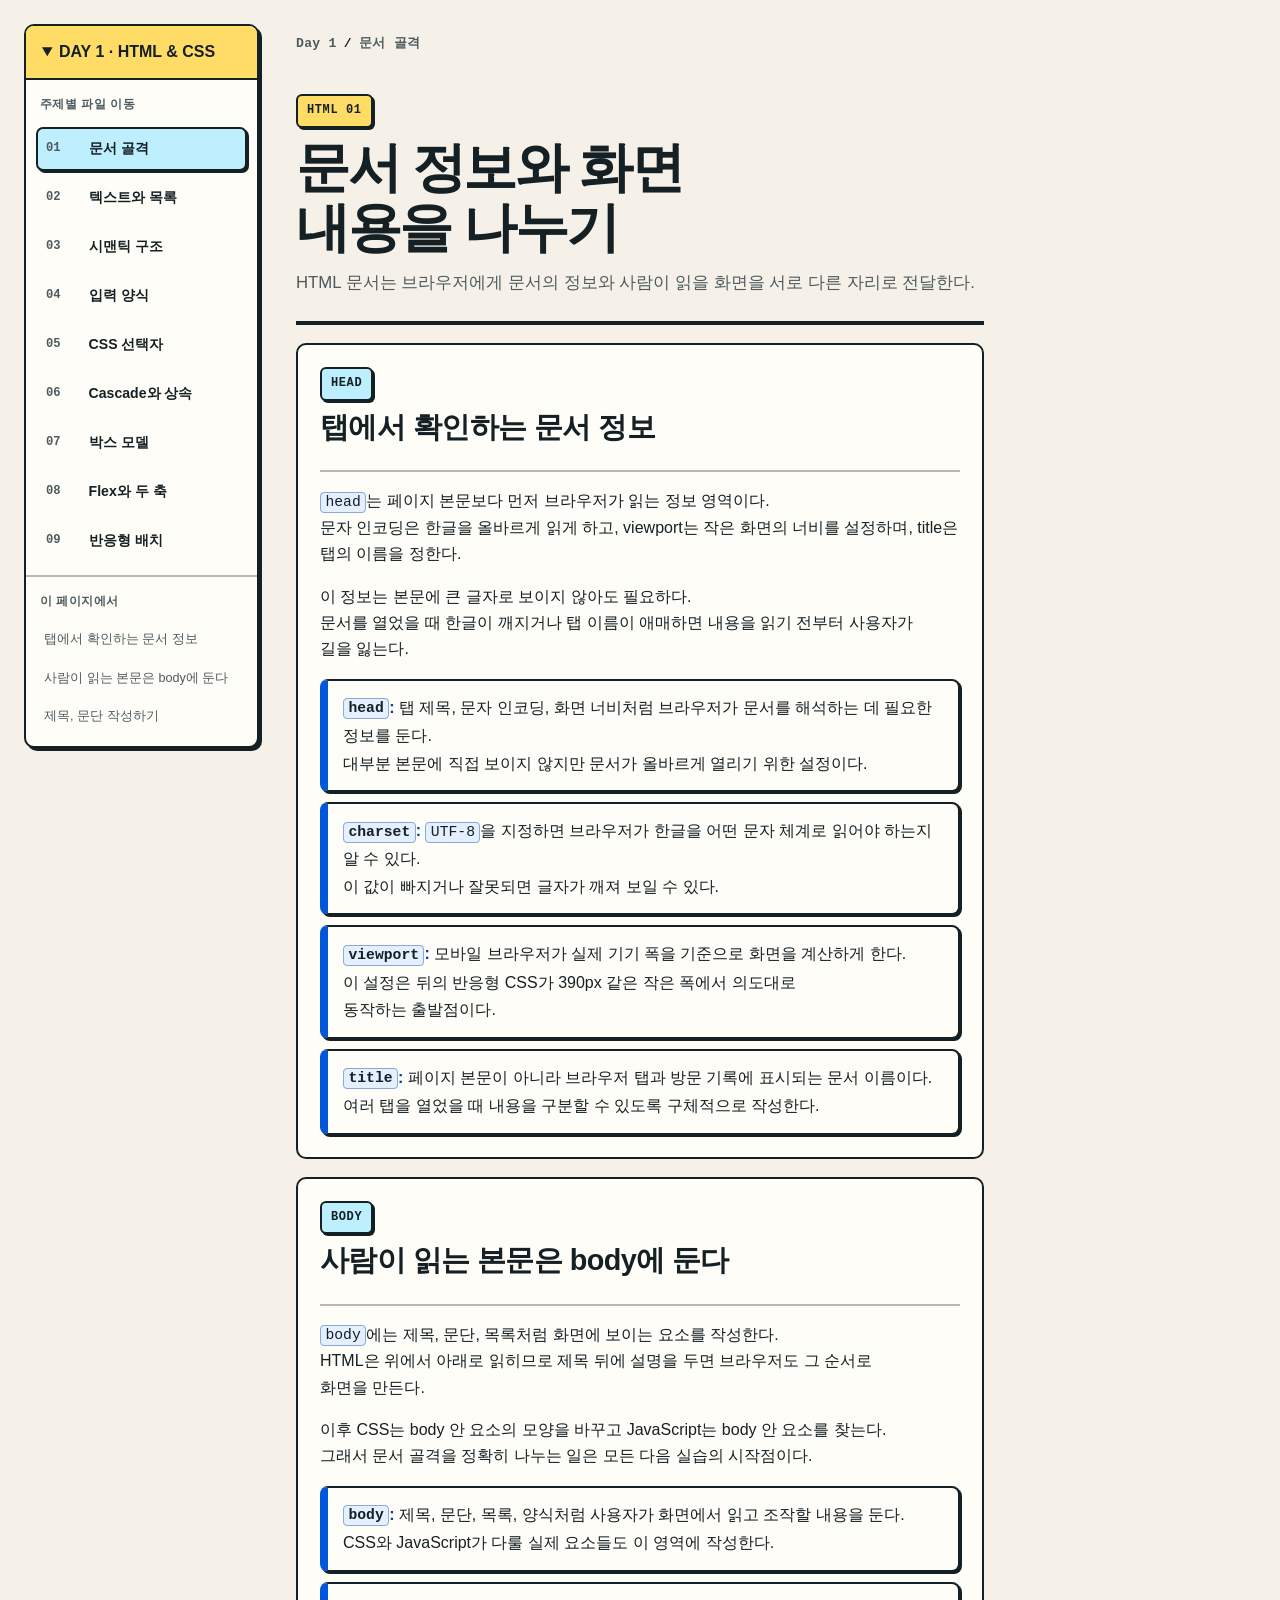
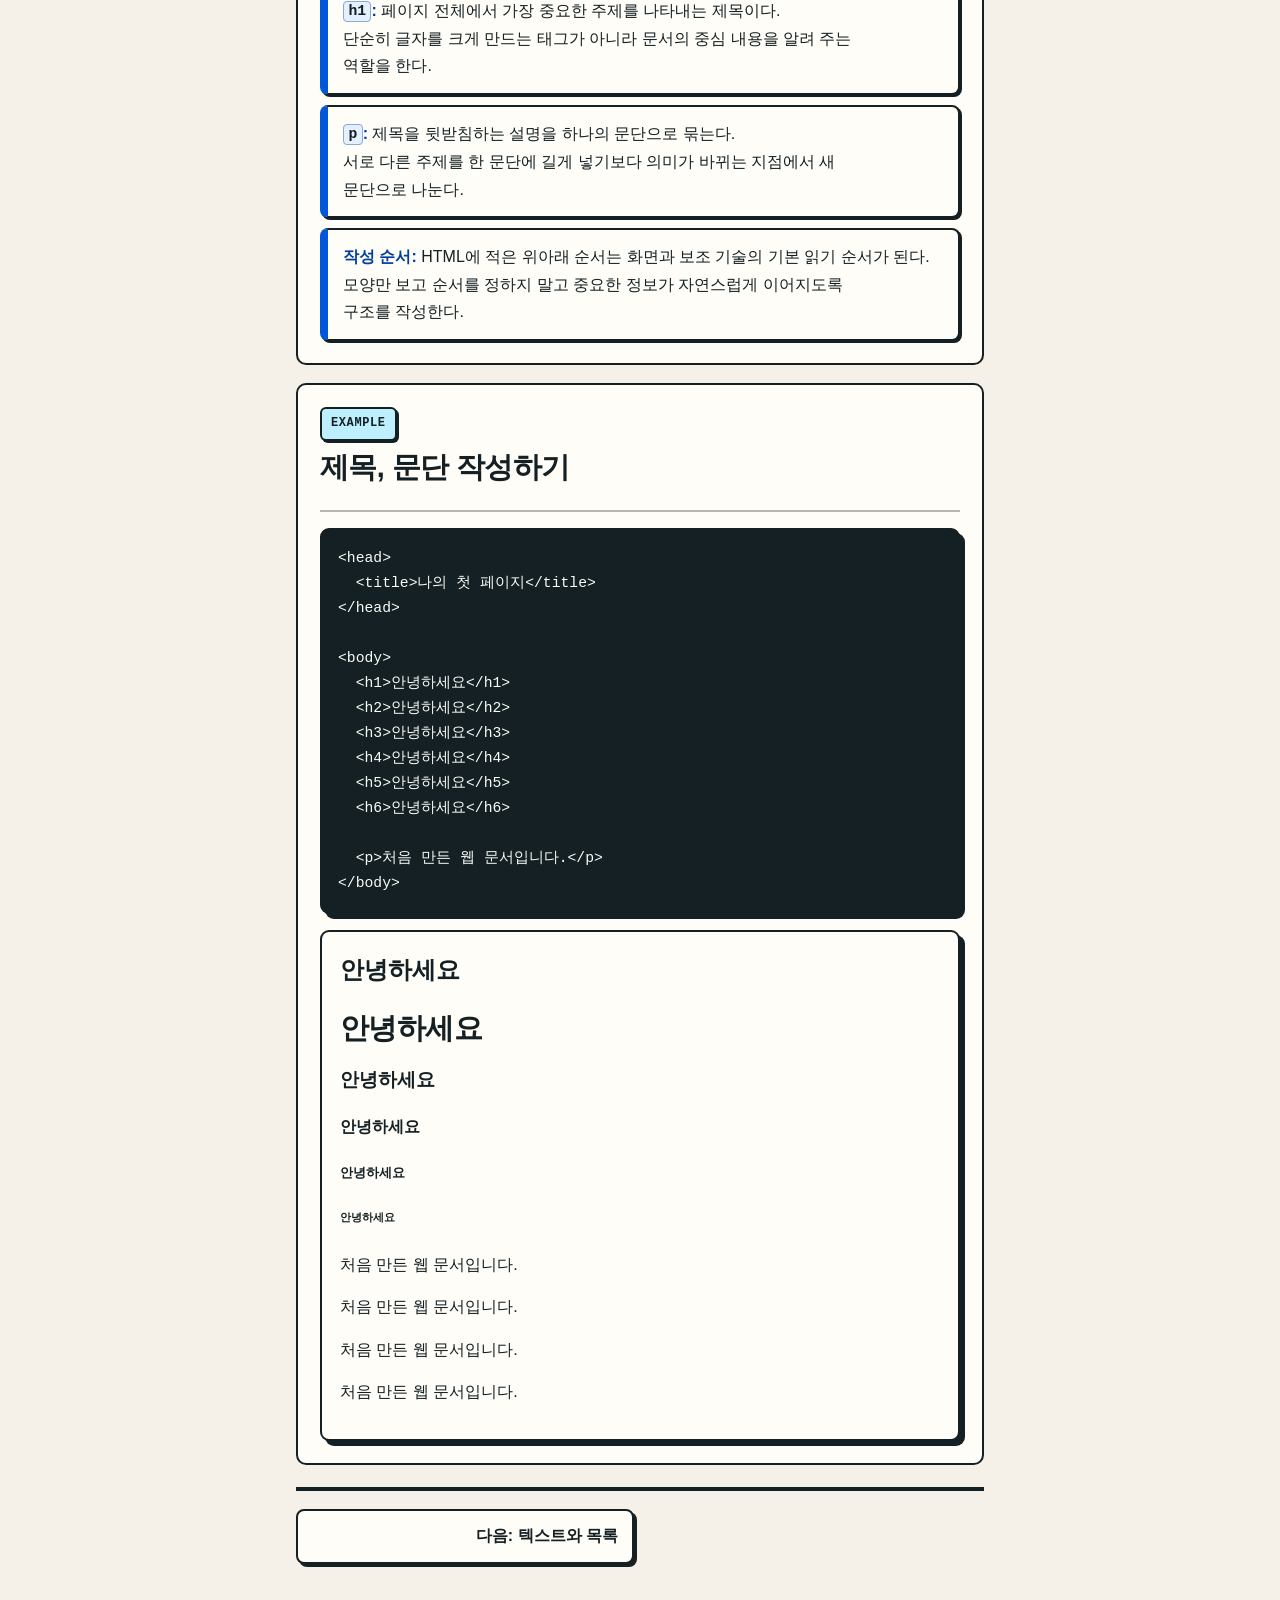
<file: day1-html-css/01-html-document.html>
<!doctype html>
<!-- ***** TODO 1. 문서의 주 언어를 나타내는 lang 값 작성하기 *****-->
<html lang="ko">
  <head>
    <meta charset="UTF-8" />
    <meta name="viewport" content="width=device-width, initial-scale=1.0" />
    <!-- ***** TODO 2. 브라우저 탭에서 문서를 구분하는 이름인 title 작성하기 *****-->
    <title> 담백한 탭 제목 </title>
    <!-- ************************************************************** -->
    <link rel="icon" href="data:," />
    <link rel="stylesheet" href="../assets/lesson.css" />
    <link rel="stylesheet" href="../assets/day1.css" />
    <script src="../assets/day1-nav.js" defer></script>
  </head>

  <body class="lesson-page has-day1-sidebar">
    <a class="skip-link" href="#lesson-content">본문으로 건너뛰기</a>
    <main id="lesson-content" class="lesson-shell">
      <nav class="lesson-breadcrumb" aria-label="현재 위치">
        <span>Day 1</span><span>문서 골격</span>
      </nav>
      <header class="lesson-hero">
        <p class="lesson-kicker">HTML 01</p>

        <h1>문서 정보와 화면 내용을 나누기</h1>

        <p class="lesson-lead">
          HTML 문서는 브라우저에게 문서의 정보와 사람이 읽을 화면을 서로 다른
          자리로 전달한다.
        </p>
      </header>
      <section class="lesson-section">
        <div class="section-heading">
          <p class="section-kicker">HEAD</p>
          <h2>탭에서 확인하는 문서 정보</h2>
        </div>
        <p>
          <code>head</code>는 페이지 본문보다 먼저 브라우저가 읽는 정보 영역이다.<br />
          문자 인코딩은 한글을 올바르게 읽게 하고, viewport는 작은 화면의 너비를
          설정하며, title은 탭의 이름을 정한다.
        </p>
        <p>
          이 정보는 본문에 큰 글자로 보이지 않아도 필요하다.<br />
          문서를 열었을 때 한글이 깨지거나 탭 이름이 애매하면 내용을 읽기 전부터
          사용자가 길을 잃는다.
        </p>
        <ul class="lesson-points">
          <li>
            <strong><code>head</code>:</strong> 탭 제목, 문자 인코딩, 화면
            너비처럼 브라우저가 문서를 해석하는 데 필요한 정보를 둔다.<br />
            대부분 본문에 직접 보이지 않지만 문서가 올바르게 열리기 위한
            설정이다.
          </li>
          <li>
            <strong><code>charset</code>:</strong> <code>UTF-8</code>을 지정하면
            브라우저가 한글을 어떤 문자 체계로 읽어야 하는지 알 수 있다.<br />
            이 값이 빠지거나 잘못되면 글자가 깨져 보일 수 있다.
          </li>
          <li>
            <strong><code>viewport</code>:</strong> 모바일 브라우저가 실제 기기
            폭을 기준으로 화면을 계산하게 한다.<br />
            이 설정은 뒤의 반응형 CSS가 390px 같은 작은 폭에서 의도대로 동작하는
            출발점이다.
          </li>
          <li>
            <strong><code>title</code>:</strong> 페이지 본문이 아니라 브라우저
            탭과 방문 기록에 표시되는 문서 이름이다.<br />
            여러 탭을 열었을 때 내용을 구분할 수 있도록 구체적으로 작성한다.
          </li>
        </ul>
      </section>
      <section class="lesson-section">
        <div class="section-heading">
          <p class="section-kicker">BODY</p>
          <h2>사람이 읽는 본문은 body에 둔다</h2>
        </div>
        <p>
          <code>body</code>에는 제목, 문단, 목록처럼 화면에 보이는 요소를
          작성한다.<br />
          HTML은 위에서 아래로 읽히므로 제목 뒤에 설명을 두면 브라우저도 그
          순서로 화면을 만든다.
        </p>
        <p>
          이후 CSS는 body 안 요소의 모양을 바꾸고 JavaScript는 body 안 요소를
          찾는다.<br />
          그래서 문서 골격을 정확히 나누는 일은 모든 다음 실습의 시작점이다.
        </p>
        <ul class="lesson-points">
          <li>
            <strong><code>body</code>:</strong> 제목, 문단, 목록, 양식처럼
            사용자가 화면에서 읽고 조작할 내용을 둔다.<br />
            CSS와 JavaScript가 다룰 실제 요소들도 이 영역에 작성한다.
          </li>
          <li>
            <strong><code>h1</code>:</strong> 페이지 전체에서 가장 중요한 주제를
            나타내는 제목이다.<br />
            단순히 글자를 크게 만드는 태그가 아니라 문서의 중심 내용을 알려 주는
            역할을 한다.
          </li>
          <li>
            <strong><code>p</code>:</strong> 제목을 뒷받침하는 설명을 하나의
            문단으로 묶는다.<br />
            서로 다른 주제를 한 문단에 길게 넣기보다 의미가 바뀌는 지점에서 새
            문단으로 나눈다.
          </li>
          <li>
            <strong>작성 순서:</strong> HTML에 적은 위아래 순서는 화면과 보조
            기술의 기본 읽기 순서가 된다.<br />
            모양만 보고 순서를 정하지 말고 중요한 정보가 자연스럽게 이어지도록
            구조를 작성한다.
          </li>
        </ul>
      </section>
      <section class="lesson-section">
        <div class="section-heading">
          <p class="section-kicker">EXAMPLE</p>
          <h2>제목, 문단 작성하기</h2>
        </div>

        <pre><code>&lt;head&gt;
  &lt;title&gt;나의 첫 페이지&lt;/title&gt;
&lt;/head&gt;

&lt;body&gt;
  &lt;h1&gt;안녕하세요&lt;/h1&gt;
  &lt;h2&gt;안녕하세요&lt;/h2&gt;
  &lt;h3&gt;안녕하세요&lt;/h3&gt;
  &lt;h4&gt;안녕하세요&lt;/h4&gt;
  &lt;h5&gt;안녕하세요&lt;/h5&gt;
  &lt;h6&gt;안녕하세요&lt;/h6&gt;

  &lt;p&gt;처음 만든 웹 문서입니다.&lt;/p&gt;
&lt;/body&gt;</code></pre>

        <div class="demo-surface">
          <!-- ***** TODO 3. h1~h6 제목과 p 문단 작성하기 *****-->
          <h1>안녕하세요</h1>
          <h2>안녕하세요</h2>
          <h3>안녕하세요</h3>
          <h4>안녕하세요</h4>
          <h5>안녕하세요</h5>
          <h6>안녕하세요</h6>

          <p>처음 만든 웹 문서입니다.</p>
          <p>처음 만든 웹 문서입니다.</p>
          <p>처음 만든 웹 문서입니다.</p>
          <p>처음 만든 웹 문서입니다.</p>
          <!-- ************************************************************** -->
        </div>
      </section>

      <nav class="lesson-pagination" aria-label="차시 이동">
        <a href="02-text-list-tree.html">다음: 텍스트와 목록</a>
      </nav>
    </main>
  </body>
</html>
</file>
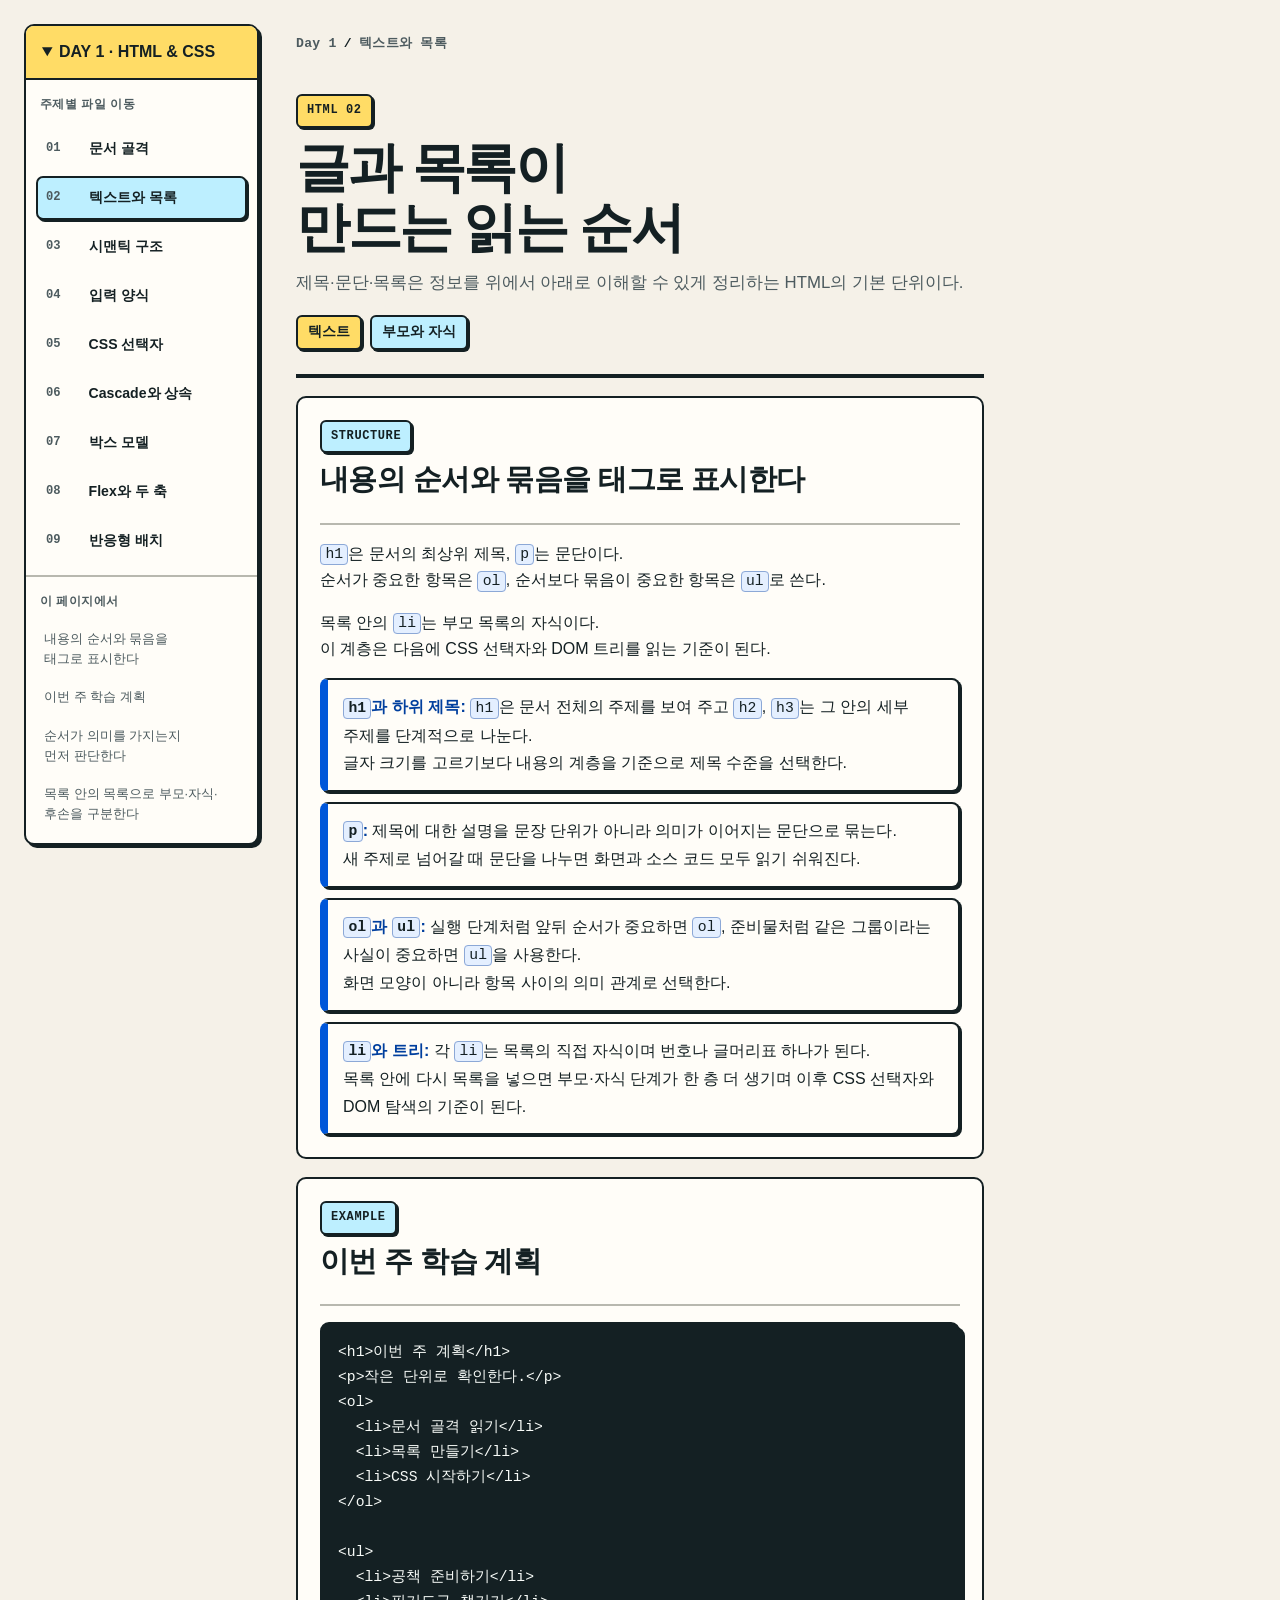
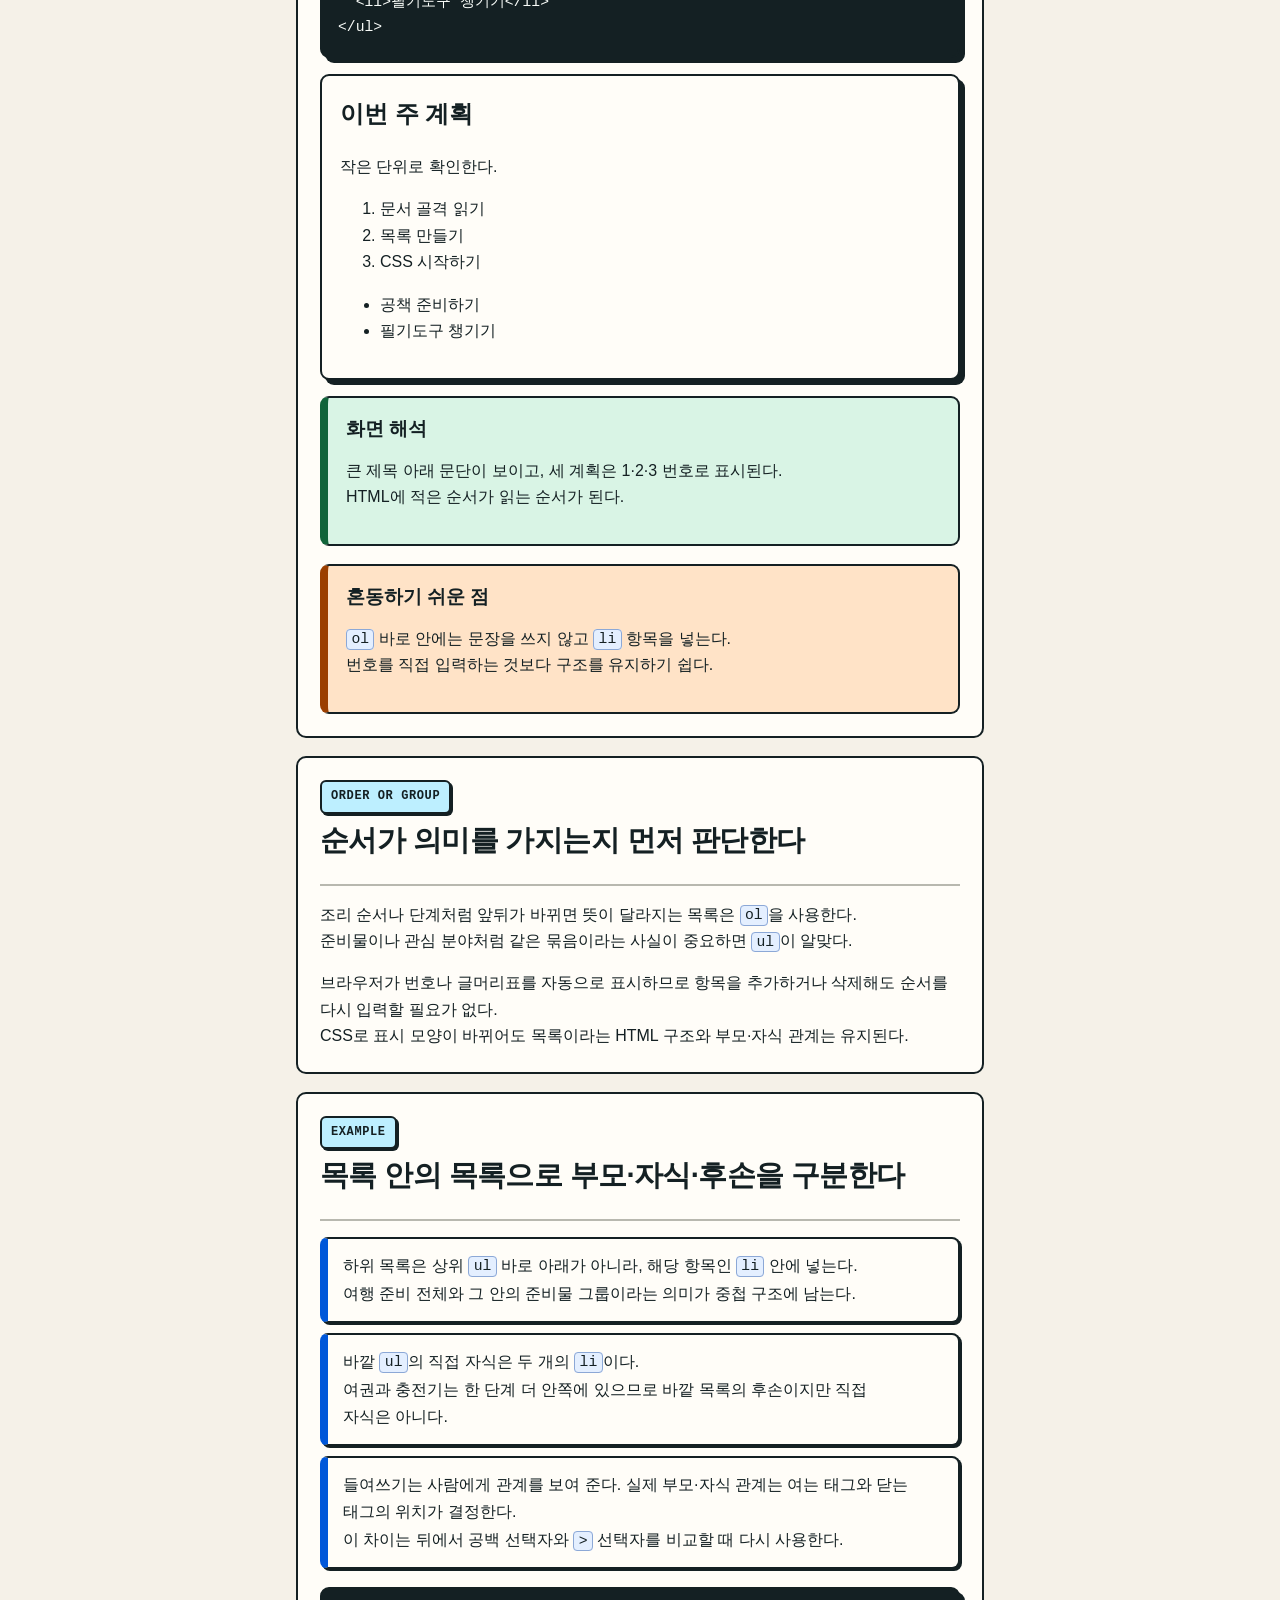
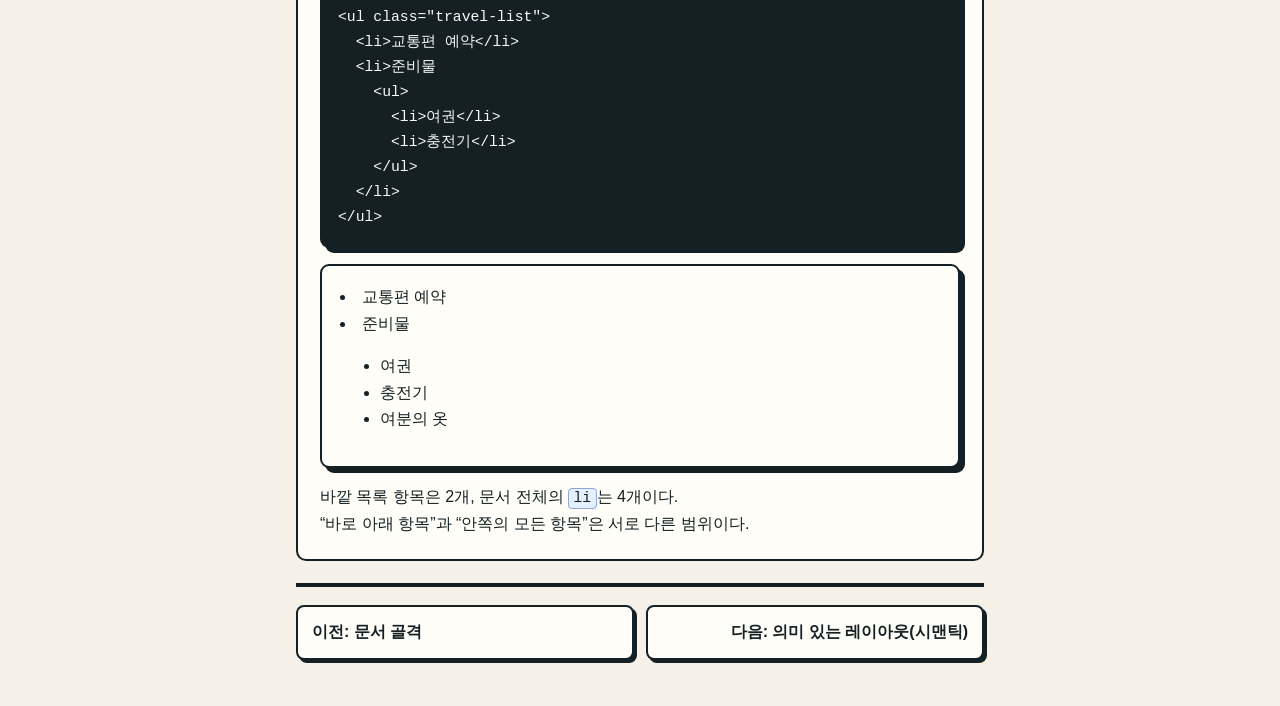
<file: day1-html-css/02-text-list-tree.html>
<!doctype html>
<html lang="ko">
  <head>
    <meta charset="UTF-8" />
    <meta name="viewport" content="width=device-width, initial-scale=1.0" />
    <title>글과 목록이 만드는 읽는 순서</title>
    <link rel="icon" href="data:," />
    <link rel="stylesheet" href="../assets/lesson.css" />
    <link rel="stylesheet" href="../assets/day1.css" />
    <script src="../assets/day1-nav.js" defer></script>
  </head>
  <body class="lesson-page has-day1-sidebar">
    <a class="skip-link" href="#lesson-content">본문으로 건너뛰기</a>
    <main id="lesson-content" class="lesson-shell">
      <nav class="lesson-breadcrumb" aria-label="현재 위치">
        <span>Day 1</span><span>텍스트와 목록</span>
      </nav>
      <header class="lesson-hero">
        <p class="lesson-kicker">HTML 02</p>
        <h1>글과 목록이 만드는 읽는 순서</h1>
        <p class="lesson-lead">
          제목·문단·목록은 정보를 위에서 아래로 이해할 수 있게 정리하는 HTML의
          기본 단위이다.
        </p>
        <div class="lesson-meta">
          <span>텍스트</span><span>부모와 자식</span>
        </div>
      </header>
      <section class="lesson-section">
        <div class="section-heading">
          <p class="section-kicker">STRUCTURE</p>
          <h2>내용의 순서와 묶음을 태그로 표시한다</h2>
        </div>
        <p>
          <code>h1</code>은 문서의 최상위 제목, <code>p</code>는 문단이다.<br />
          순서가 중요한 항목은 <code>ol</code>, 순서보다 묶음이 중요한 항목은
          <code>ul</code>로 쓴다.
        </p>
        <p>
          목록 안의 <code>li</code>는 부모 목록의 자식이다.<br />
          이 계층은 다음에 CSS 선택자와 DOM 트리를 읽는 기준이 된다.
        </p>
        <ul class="lesson-points">
          <li>
            <strong><code>h1</code>과 하위 제목:</strong> <code>h1</code>은 문서
            전체의 주제를 보여 주고 <code>h2</code>, <code>h3</code>는 그 안의
            세부 주제를 단계적으로 나눈다.<br />
            글자 크기를 고르기보다 내용의 계층을 기준으로 제목 수준을 선택한다.
          </li>
          <li>
            <strong><code>p</code>:</strong> 제목에 대한 설명을 문장 단위가
            아니라 의미가 이어지는 문단으로 묶는다.<br />
            새 주제로 넘어갈 때 문단을 나누면 화면과 소스 코드 모두 읽기
            쉬워진다.
          </li>
          <li>
            <strong><code>ol</code>과 <code>ul</code>:</strong> 실행 단계처럼
            앞뒤 순서가 중요하면 <code>ol</code>, 준비물처럼 같은 그룹이라는
            사실이 중요하면 <code>ul</code>을 사용한다.<br />
            화면 모양이 아니라 항목 사이의 의미 관계로 선택한다.
          </li>
          <li>
            <strong><code>li</code>와 트리:</strong> 각 <code>li</code>는 목록의
            직접 자식이며 번호나 글머리표 하나가 된다.<br />
            목록 안에 다시 목록을 넣으면 부모·자식 단계가 한 층 더 생기며 이후
            CSS 선택자와 DOM 탐색의 기준이 된다.
          </li>
        </ul>
      </section>
      <section class="lesson-section">
        <div class="section-heading">
          <p class="section-kicker">EXAMPLE</p>
          <h2>이번 주 학습 계획</h2>
        </div>
        <pre><code>&lt;h1&gt;이번 주 계획&lt;/h1&gt;
&lt;p&gt;작은 단위로 확인한다.&lt;/p&gt;
&lt;ol&gt;
  &lt;li&gt;문서 골격 읽기&lt;/li&gt;
  &lt;li&gt;목록 만들기&lt;/li&gt;
  &lt;li&gt;CSS 시작하기&lt;/li&gt;
&lt;/ol&gt;

&lt;ul&gt;
  &lt;li&gt;공책 준비하기&lt;/li&gt;
  &lt;li&gt;필기도구 챙기기&lt;/li&gt;
&lt;/ul&gt;</code></pre>
        <div class="demo-surface">
          <h1>이번 주 계획</h1>
          <p>작은 단위로 확인한다.</p>
          <!-- ***** TODO 1. 세 단계 학습 계획을 나타내는 ol 요소 전체 작성하기 *****-->
          <ol>
            <li>문서 골격 읽기</li>
            <li>목록 만들기</li>
            <li>CSS 시작하기</li>
          </ol>
          <!-- ************************************************************** -->

          <ul>
            <li>공책 준비하기</li>
            <!-- ***** TODO 2. 준비물 목록의 두 번째 li 요소 전체 작성하기 *****-->
            <li>필기도구 챙기기</li>
            <!-- ************************************************************** -->
          </ul>
        </div>
        <div class="result-panel">
          <h3>화면 해석</h3>
          <p>
            큰 제목 아래 문단이 보이고, 세 계획은 1·2·3 번호로 표시된다.<br />
            HTML에 적은 순서가 읽는 순서가 된다.
          </p>
        </div>
        <div class="callout is-warning">
          <h3>혼동하기 쉬운 점</h3>
          <p>
            <code>ol</code> 바로 안에는 문장을 쓰지 않고 <code>li</code> 항목을
            넣는다.<br />
            번호를 직접 입력하는 것보다 구조를 유지하기 쉽다.
          </p>
        </div>
      </section>
      <section class="lesson-section">
        <div class="section-heading">
          <p class="section-kicker">ORDER OR GROUP</p>
          <h2>순서가 의미를 가지는지 먼저 판단한다</h2>
        </div>
        <p>
          조리 순서나 단계처럼 앞뒤가 바뀌면 뜻이 달라지는 목록은
          <code>ol</code>을 사용한다.<br />
          준비물이나 관심 분야처럼 같은 묶음이라는 사실이 중요하면
          <code>ul</code>이 알맞다.
        </p>
        <p>
          브라우저가 번호나 글머리표를 자동으로 표시하므로 항목을 추가하거나
          삭제해도 순서를 다시 입력할 필요가 없다.<br />
          CSS로 표시 모양이 바뀌어도 목록이라는 HTML 구조와 부모·자식 관계는
          유지된다.
        </p>
      </section>
      <section class="lesson-section">
        <div class="section-heading">
          <p class="section-kicker">EXAMPLE</p>
          <h2>목록 안의 목록으로 부모·자식·후손을 구분한다</h2>
        </div>
        <ul class="lesson-points">
          <li>
            하위 목록은 상위 <code>ul</code> 바로 아래가 아니라, 해당 항목인
            <code>li</code> 안에 넣는다.<br />여행 준비 전체와 그 안의 준비물
            그룹이라는 의미가 중첩 구조에 남는다.
          </li>
          <li>
            바깥 <code>ul</code>의 직접 자식은 두 개의
            <code>li</code>이다.<br />여권과 충전기는 한 단계 더 안쪽에 있으므로
            바깥 목록의 후손이지만 직접 자식은 아니다.
          </li>
          <li>
            들여쓰기는 사람에게 관계를 보여 준다. 실제 부모·자식 관계는 여는
            태그와 닫는 태그의 위치가 결정한다.<br />이 차이는 뒤에서 공백
            선택자와 <code>&gt;</code> 선택자를 비교할 때 다시 사용한다.
          </li>
        </ul>
        <pre><code>&lt;ul class="travel-list"&gt;
  &lt;li&gt;교통편 예약&lt;/li&gt;
  &lt;li&gt;준비물
    &lt;ul&gt;
      &lt;li&gt;여권&lt;/li&gt;
      &lt;li&gt;충전기&lt;/li&gt;
    &lt;/ul&gt;
  &lt;/li&gt;
&lt;/ul&gt;</code></pre>
        <div class="demo-surface">
          <!-- ***** TODO 3. 준비물 li 안에 하위 ul과 두 li를 작성하기 *****-->
          <li>교통편 예약</li>
          <li>
            준비물
            <ul>
              <li>여권</li>
              <li>충전기</li>
              <li>여분의 옷</li>
            </ul>
          </li>
          <!-- ************************************************************** -->
        </div>
        <p>
          바깥 목록 항목은 2개, 문서 전체의 <code>li</code>는 4개이다.<br />“바로
          아래 항목”과 “안쪽의 모든 항목”은 서로 다른 범위이다.
        </p>
      </section>
      <nav class="lesson-pagination" aria-label="차시 이동">
        <a href="01-html-document.html">이전: 문서 골격</a>
        <a href="03-semantic-layout.html">다음: 의미 있는 레이아웃(시맨틱)</a>
      </nav>
    </main>
  </body>
</html>
</file>
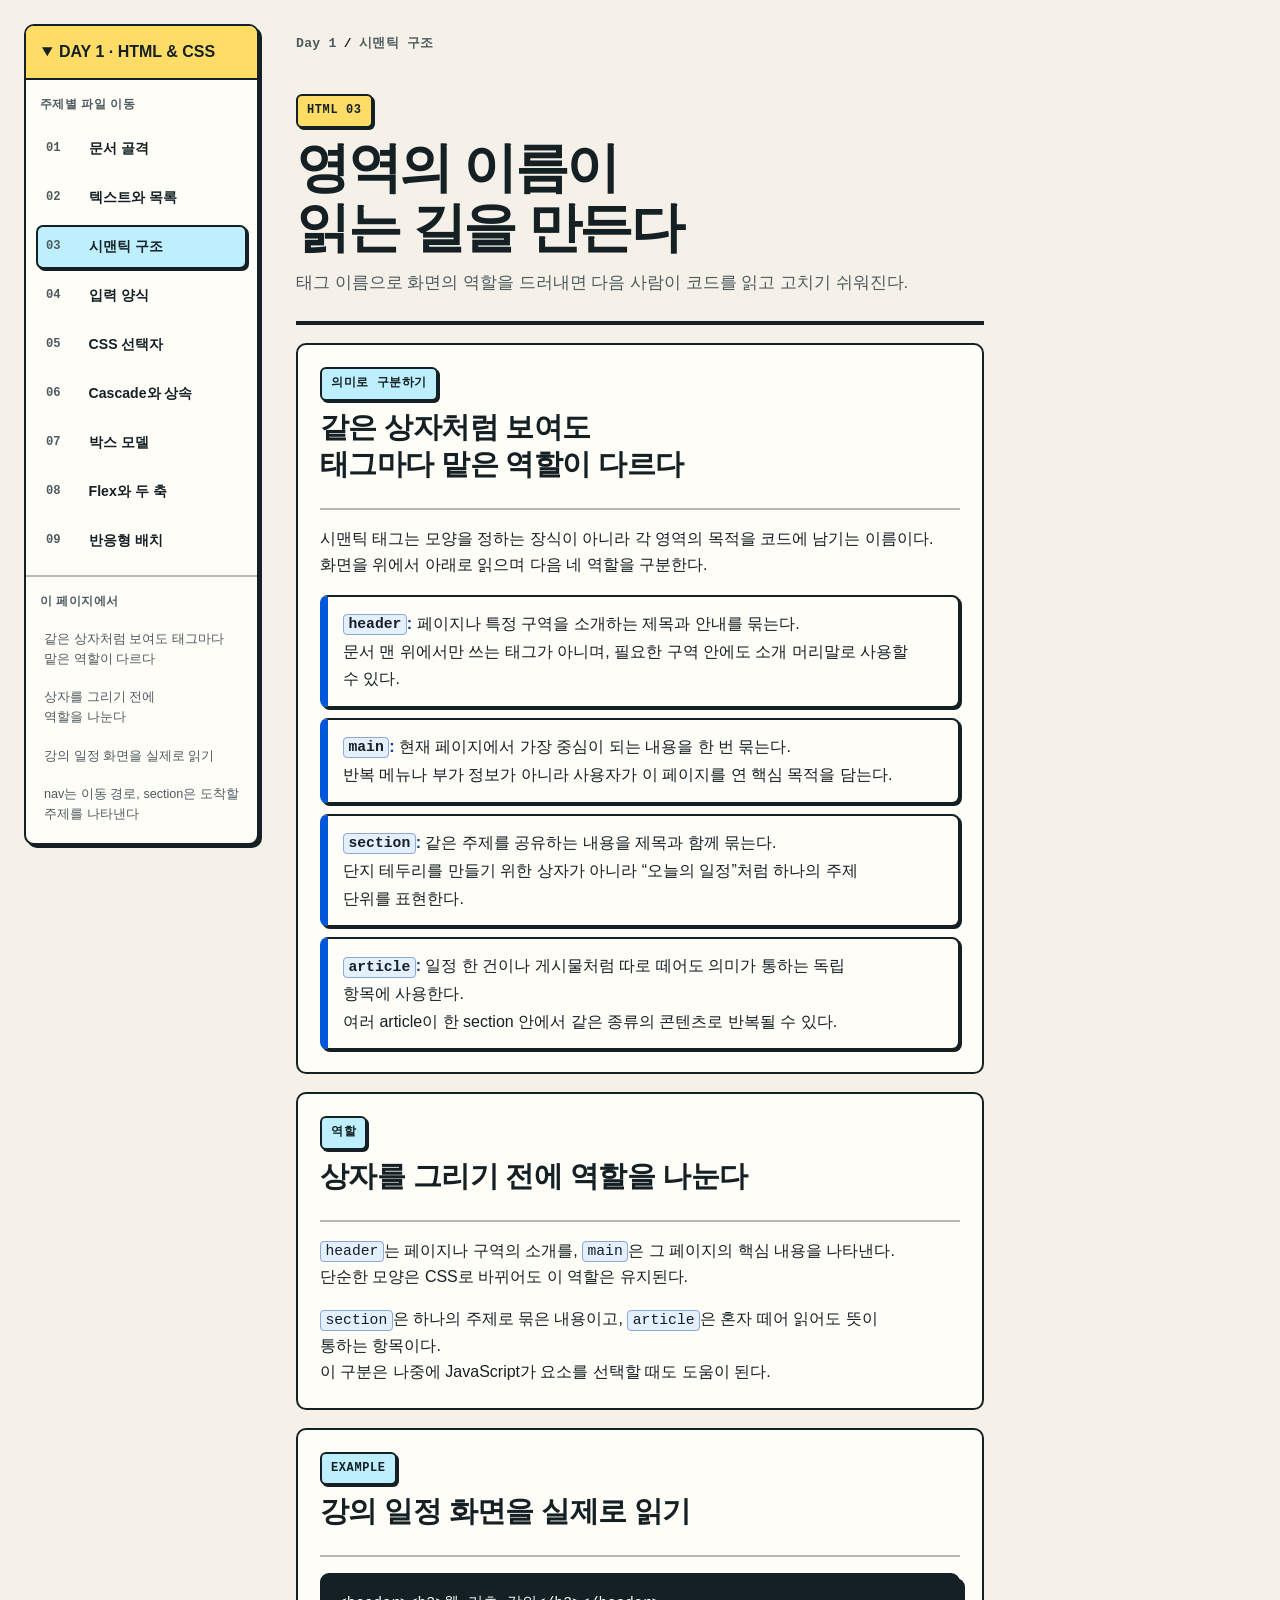
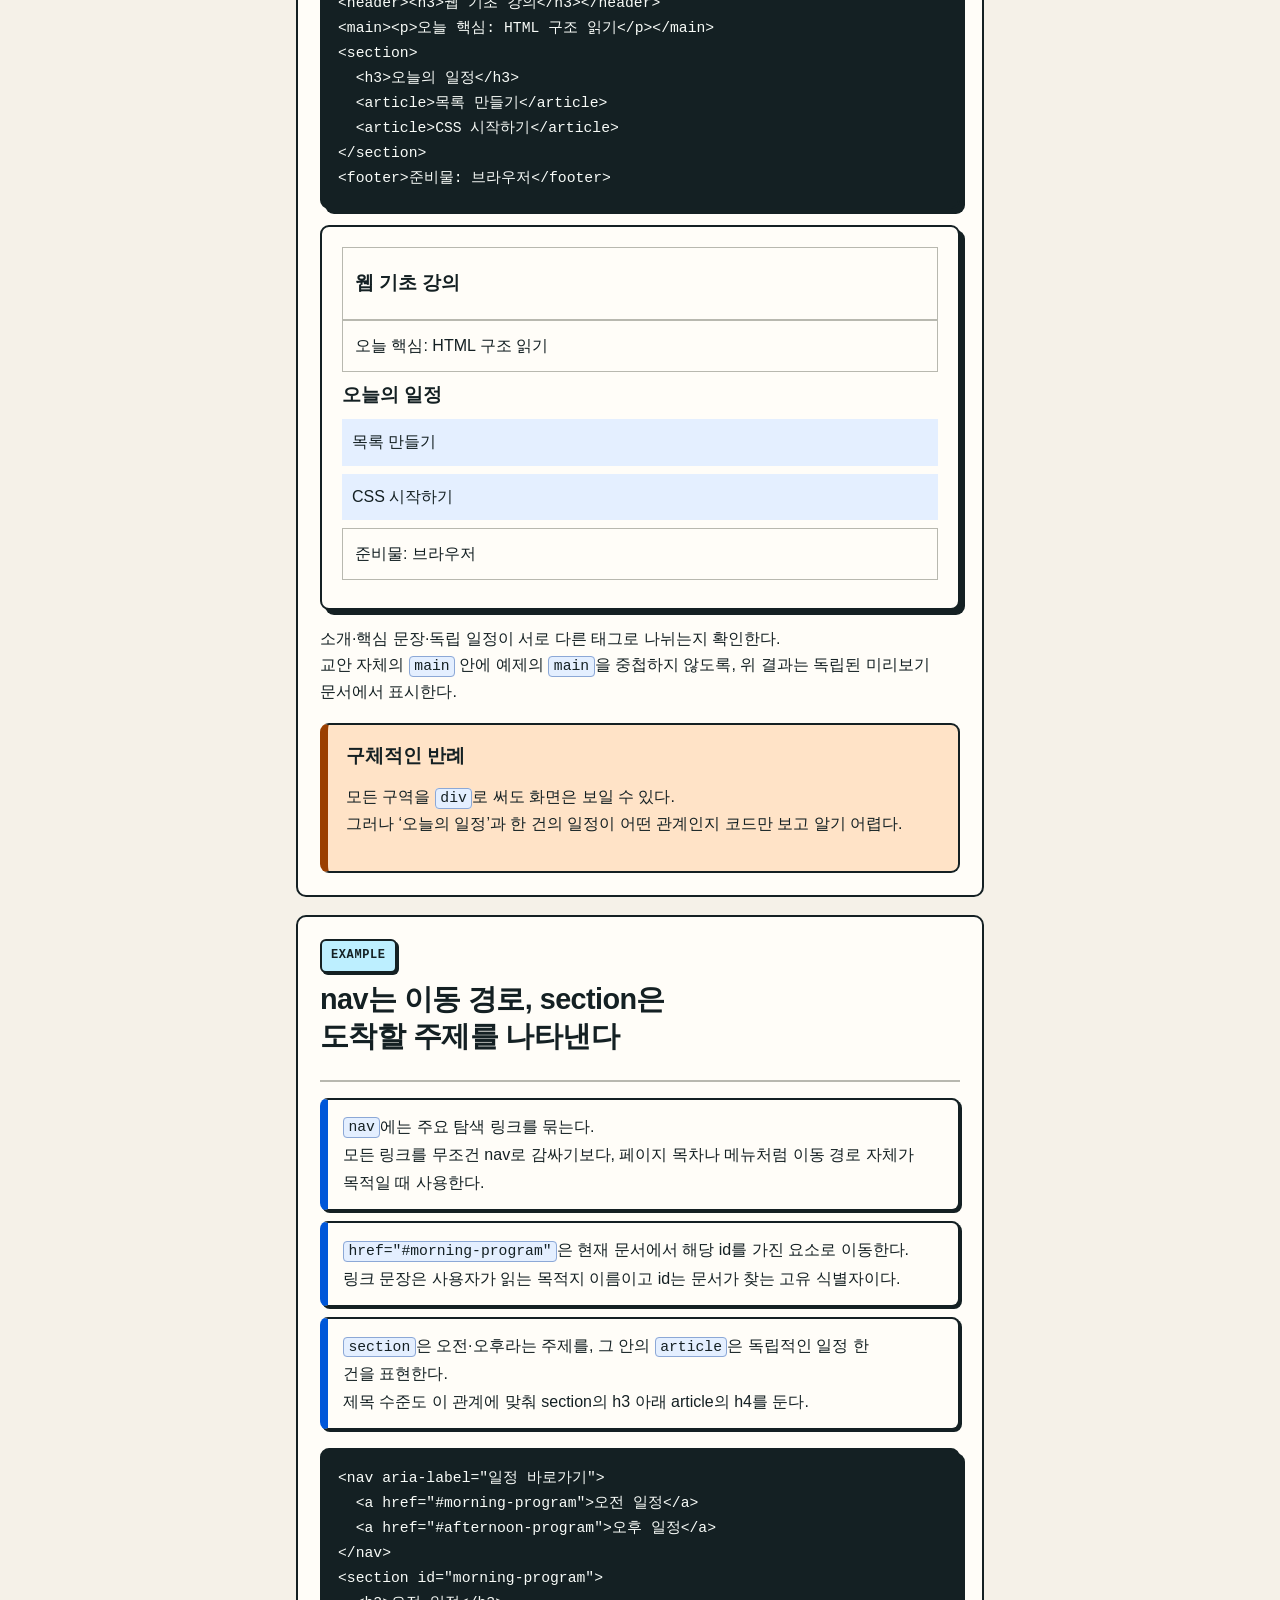
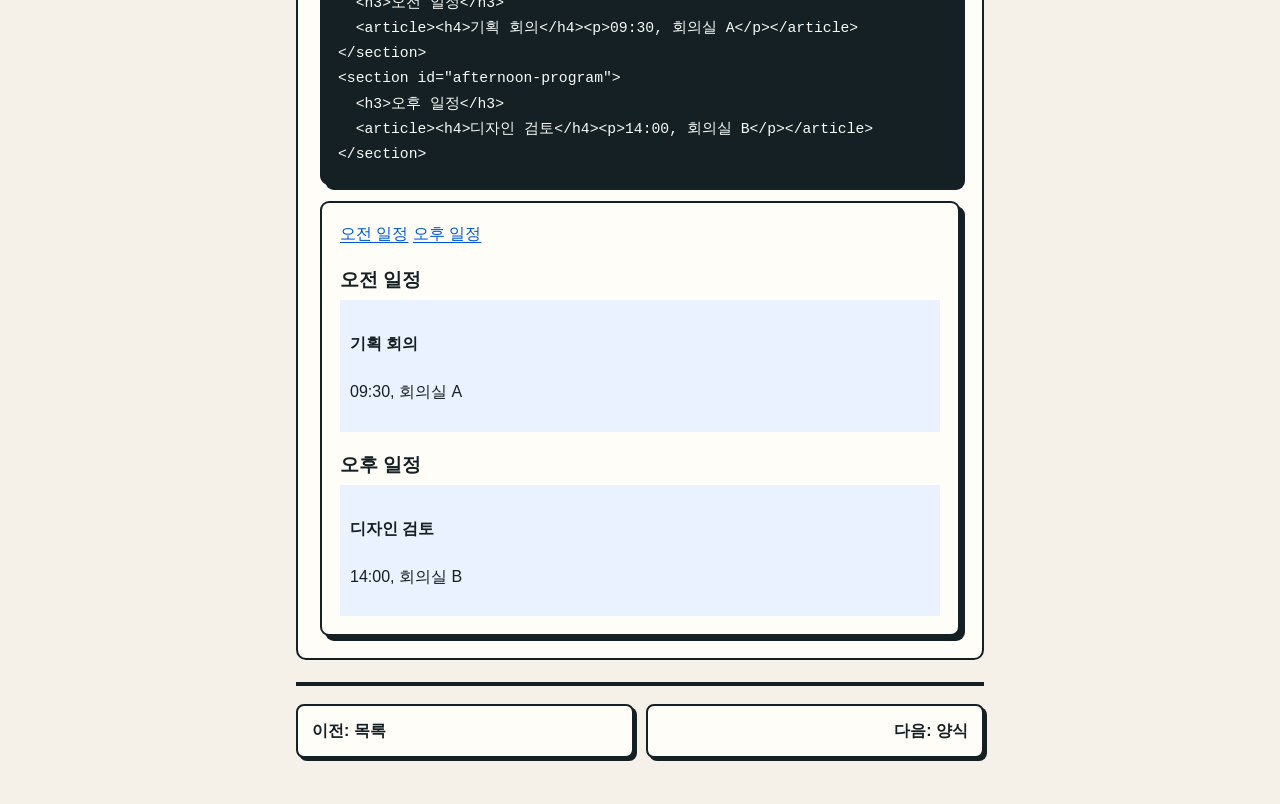
<file: day1-html-css/03-semantic-layout.html>
<!doctype html>
<html lang="ko">
  <head>
    <meta charset="UTF-8" />
    <meta name="viewport" content="width=device-width, initial-scale=1.0" />
    <title>영역의 이름이 읽는 길을 만든다</title>
    <link rel="icon" href="data:," />
    <link rel="stylesheet" href="../assets/lesson.css" />
    <link rel="stylesheet" href="../assets/day1.css" />
    <script src="../assets/day1-nav.js" defer></script>
    <style>
      .semantic-demo header,
      .semantic-demo main,
      .semantic-demo footer {
        padding: 12px;
        border: 1px solid #c4cede;
      }
      .semantic-demo article {
        padding: 10px;
        margin-top: 8px;
        background: #eaf1ff;
      }
    </style>
  </head>
  <body class="lesson-page has-day1-sidebar">
    <a class="skip-link" href="#lesson-content">본문으로 건너뛰기</a>
    <main id="lesson-content" class="lesson-shell">
      <nav class="lesson-breadcrumb" aria-label="현재 위치">
        <span>Day 1</span><span>시맨틱 구조</span>
      </nav>
      <header class="lesson-hero">
        <p class="lesson-kicker">HTML 03</p>
        <h1>영역의 이름이 읽는 길을 만든다</h1>
        <p class="lesson-lead">
          태그 이름으로 화면의 역할을 드러내면 다음 사람이 코드를 읽고 고치기
          쉬워진다.
        </p>
      </header>
      <section class="lesson-section">
        <div class="section-heading">
          <p class="section-kicker">의미로 구분하기</p>
          <h2>같은 상자처럼 보여도 태그마다 맡은 역할이 다르다</h2>
        </div>
        <p>
          시맨틱 태그는 모양을 정하는 장식이 아니라 각 영역의 목적을 코드에
          남기는 이름이다.<br />화면을 위에서 아래로 읽으며 다음 네 역할을
          구분한다.
        </p>
        <ul class="lesson-points">
          <li>
            <strong><code>header</code>:</strong> 페이지나 특정 구역을 소개하는
            제목과 안내를 묶는다.<br />문서 맨 위에서만 쓰는 태그가 아니며,
            필요한 구역 안에도 소개 머리말로 사용할 수 있다.
          </li>
          <li>
            <strong><code>main</code>:</strong> 현재 페이지에서 가장 중심이 되는
            내용을 한 번 묶는다.<br />반복 메뉴나 부가 정보가 아니라 사용자가 이
            페이지를 연 핵심 목적을 담는다.
          </li>
          <li>
            <strong><code>section</code>:</strong> 같은 주제를 공유하는 내용을
            제목과 함께 묶는다.<br />단지 테두리를 만들기 위한 상자가 아니라
            “오늘의 일정”처럼 하나의 주제 단위를 표현한다.
          </li>
          <li>
            <strong><code>article</code>:</strong> 일정 한 건이나 게시물처럼
            따로 떼어도 의미가 통하는 독립 항목에 사용한다.<br />여러 article이
            한 section 안에서 같은 종류의 콘텐츠로 반복될 수 있다.
          </li>
        </ul>
      </section>
      <section class="lesson-section">
        <div class="section-heading">
          <p class="section-kicker">역할</p>
          <h2>상자를 그리기 전에 역할을 나눈다</h2>
        </div>
        <p>
          <code>header</code>는 페이지나 구역의 소개를, <code>main</code>은 그
          페이지의 핵심 내용을 나타낸다.<br />단순한 모양은 CSS로 바뀌어도 이
          역할은 유지된다.
        </p>
        <p>
          <code>section</code>은 하나의 주제로 묶은 내용이고,
          <code>article</code>은 혼자 떼어 읽어도 뜻이 통하는 항목이다.<br />이
          구분은 나중에 JavaScript가 요소를 선택할 때도 도움이 된다.
        </p>
      </section>
      <section class="lesson-section">
        <div class="section-heading">
          <p class="section-kicker">EXAMPLE</p>
          <h2>강의 일정 화면을 실제로 읽기</h2>
        </div>
        <pre><code>&lt;header&gt;&lt;h3&gt;웹 기초 강의&lt;/h3&gt;&lt;/header&gt;
&lt;main&gt;&lt;p&gt;오늘 핵심: HTML 구조 읽기&lt;/p&gt;&lt;/main&gt;
&lt;section&gt;
  &lt;h3&gt;오늘의 일정&lt;/h3&gt;
  &lt;article&gt;목록 만들기&lt;/article&gt;
  &lt;article&gt;CSS 시작하기&lt;/article&gt;
&lt;/section&gt;
&lt;footer&gt;준비물: 브라우저&lt;/footer&gt;</code></pre>
        <div class="demo-surface semantic-demo">
          <template data-day1-document="시맨틱 태그로 구성한 독립 문서">
            <header><h3>웹 기초 강의</h3></header>
            <!-- ***** TODO 1. 페이지 핵심 문장을 감싸는 main 요소 전체 작성하기 *****-->
            <main>
              <p>오늘 핵심: HTML 구조 읽기</p>
            </main>
            <!-- ************************************************************** -->
            <section>
              <h3>오늘의 일정</h3>
              <article>목록 만들기</article>
              <!-- ***** TODO 2. 두 번째 독립 일정을 나타내는 article 요소 전체 작성하기 *****-->
              <article>CSS 시작하기</article>
              <!-- ************************************************************** -->
            </section>
            <footer>준비물: 브라우저</footer>
          </template>
        </div>
        <p>
          소개·핵심 문장·독립 일정이 서로 다른 태그로 나뉘는지 확인한다.<br />교안
          자체의 <code>main</code> 안에 예제의 <code>main</code>을 중첩하지
          않도록, 위 결과는 독립된 미리보기 문서에서 표시한다.
        </p>
        <div class="callout is-warning">
          <h3>구체적인 반례</h3>
          <p>
            모든 구역을 <code>div</code>로 써도 화면은 보일 수 있다.<br />그러나
            ‘오늘의 일정’과 한 건의 일정이 어떤 관계인지 코드만 보고 알기
            어렵다.
          </p>
        </div>
      </section>
      <section class="lesson-section">
        <div class="section-heading">
          <p class="section-kicker">EXAMPLE</p>
          <h2>nav는 이동 경로, section은 도착할 주제를 나타낸다</h2>
        </div>
        <ul class="lesson-points">
          <li>
            <code>nav</code>에는 주요 탐색 링크를 묶는다.<br />모든 링크를
            무조건 nav로 감싸기보다, 페이지 목차나 메뉴처럼 이동 경로 자체가
            목적일 때 사용한다.
          </li>
          <li>
            <code>href="#morning-program"</code>은 현재 문서에서 해당 id를 가진
            요소로 이동한다.<br />링크 문장은 사용자가 읽는 목적지 이름이고 id는
            문서가 찾는 고유 식별자이다.
          </li>
          <li>
            <code>section</code>은 오전·오후라는 주제를, 그 안의
            <code>article</code>은 독립적인 일정 한 건을 표현한다.<br />제목
            수준도 이 관계에 맞춰 section의 h3 아래 article의 h4를 둔다.
          </li>
        </ul>
        <pre><code>&lt;nav aria-label="일정 바로가기"&gt;
  &lt;a href="#morning-program"&gt;오전 일정&lt;/a&gt;
  &lt;a href="#afternoon-program"&gt;오후 일정&lt;/a&gt;
&lt;/nav&gt;
&lt;section id="morning-program"&gt;
  &lt;h3&gt;오전 일정&lt;/h3&gt;
  &lt;article&gt;&lt;h4&gt;기획 회의&lt;/h4&gt;&lt;p&gt;09:30, 회의실 A&lt;/p&gt;&lt;/article&gt;
&lt;/section&gt;
&lt;section id="afternoon-program"&gt;
  &lt;h3&gt;오후 일정&lt;/h3&gt;
  &lt;article&gt;&lt;h4&gt;디자인 검토&lt;/h4&gt;&lt;p&gt;14:00, 회의실 B&lt;/p&gt;&lt;/article&gt;
&lt;/section&gt;</code></pre>
        <div class="demo-surface semantic-demo">
          <!-- ***** TODO 3. 두 section으로 이동하는 nav와 a 요소 작성하기 *****-->
          <nav aria-label="일정 바로가기">
            <a href="#morning-program">오전 일정</a>
            <a href="#afternoon-program">오후 일정</a>
          </nav>
          <!-- ************************************************************** -->
          <section id="morning-program">
            <h3>오전 일정</h3>
            <article>
              <h4>기획 회의</h4>
              <p>09:30, 회의실 A</p>
            </article>
          </section>
          <!-- ***** TODO 4. 오후 주제를 section으로, 독립 일정을 article로 묶기 *****-->
          <section id="afternoon-program">
            <h3>오후 일정</h3>
            <article>
              <h4>디자인 검토</h4>
              <p>14:00, 회의실 B</p>
            </article>
          </section>
          <!-- ************************************************************** -->
        </div>
      </section>
      <nav class="lesson-pagination" aria-label="차시 이동">
        <a href="02-text-list-tree.html">이전: 목록</a>
        <a href="04-form-input.html">다음: 양식</a>
      </nav>
    </main>
  </body>
</html>
</file>
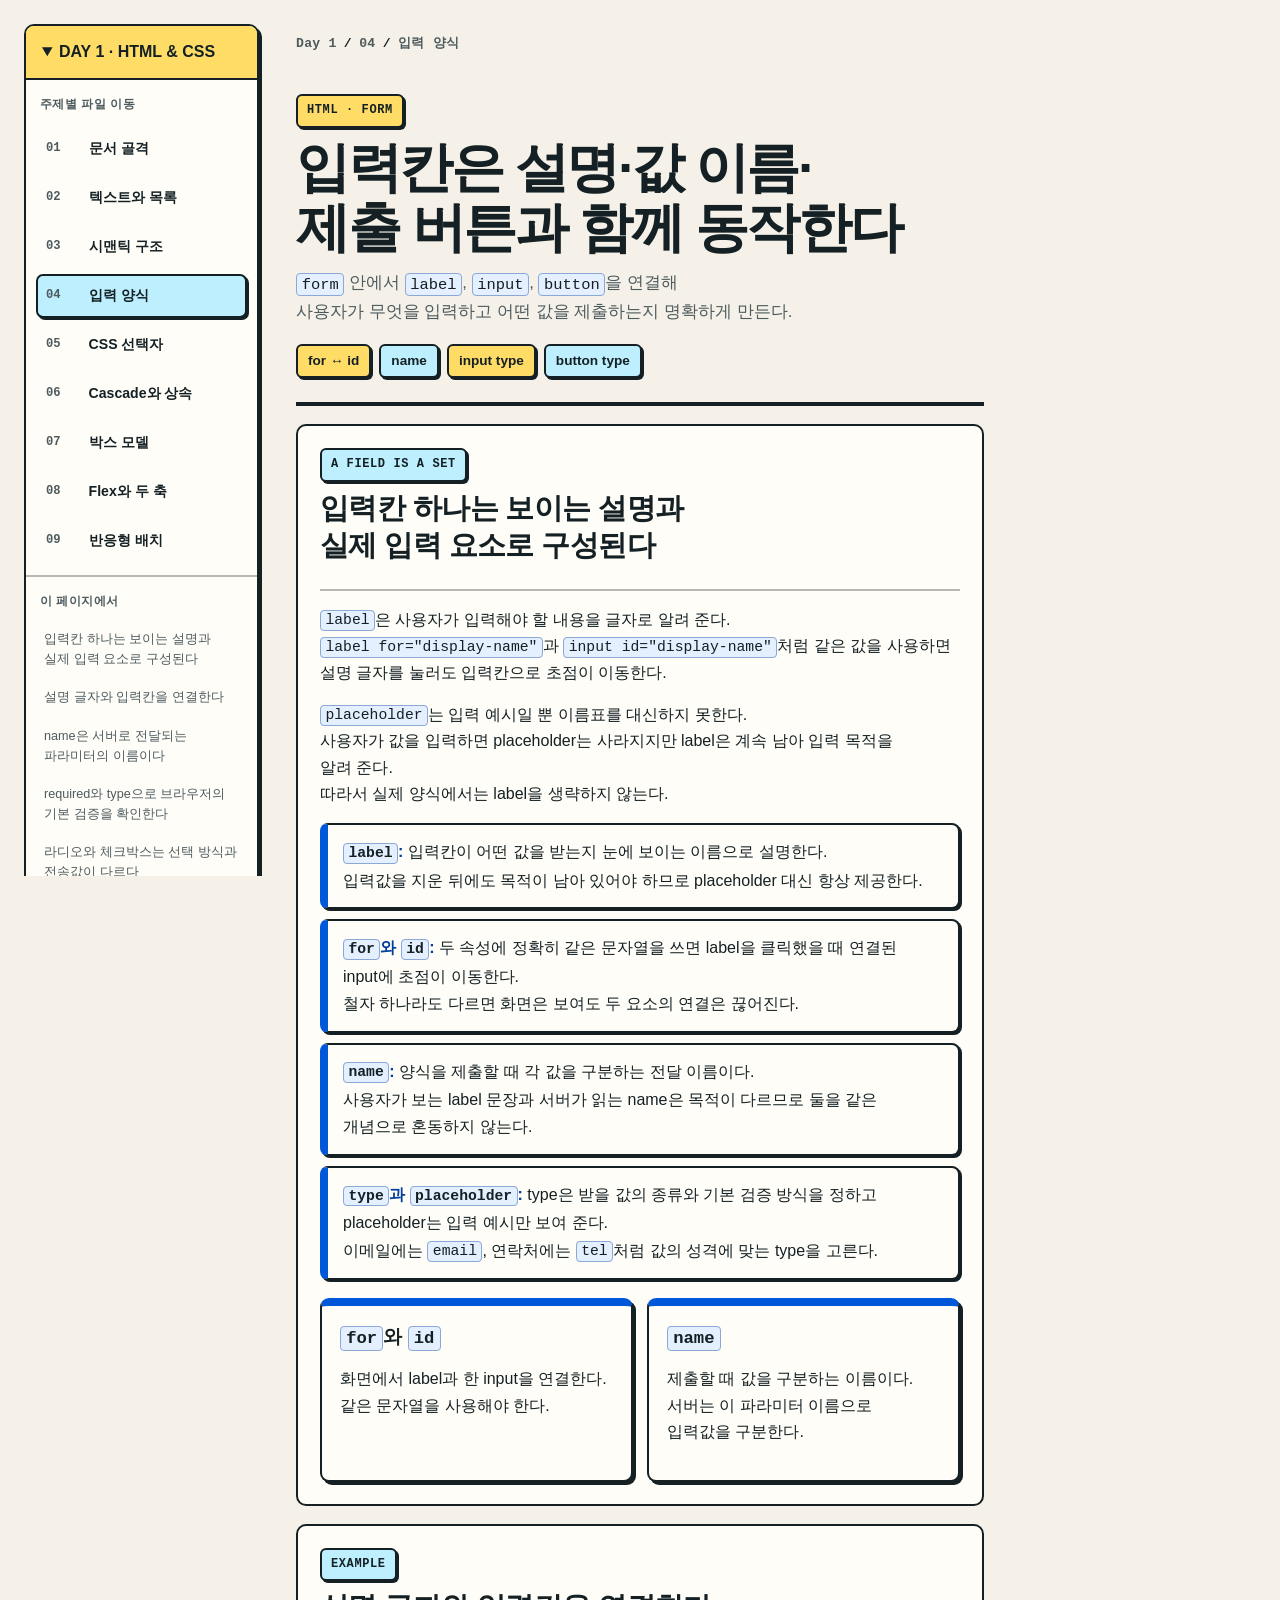
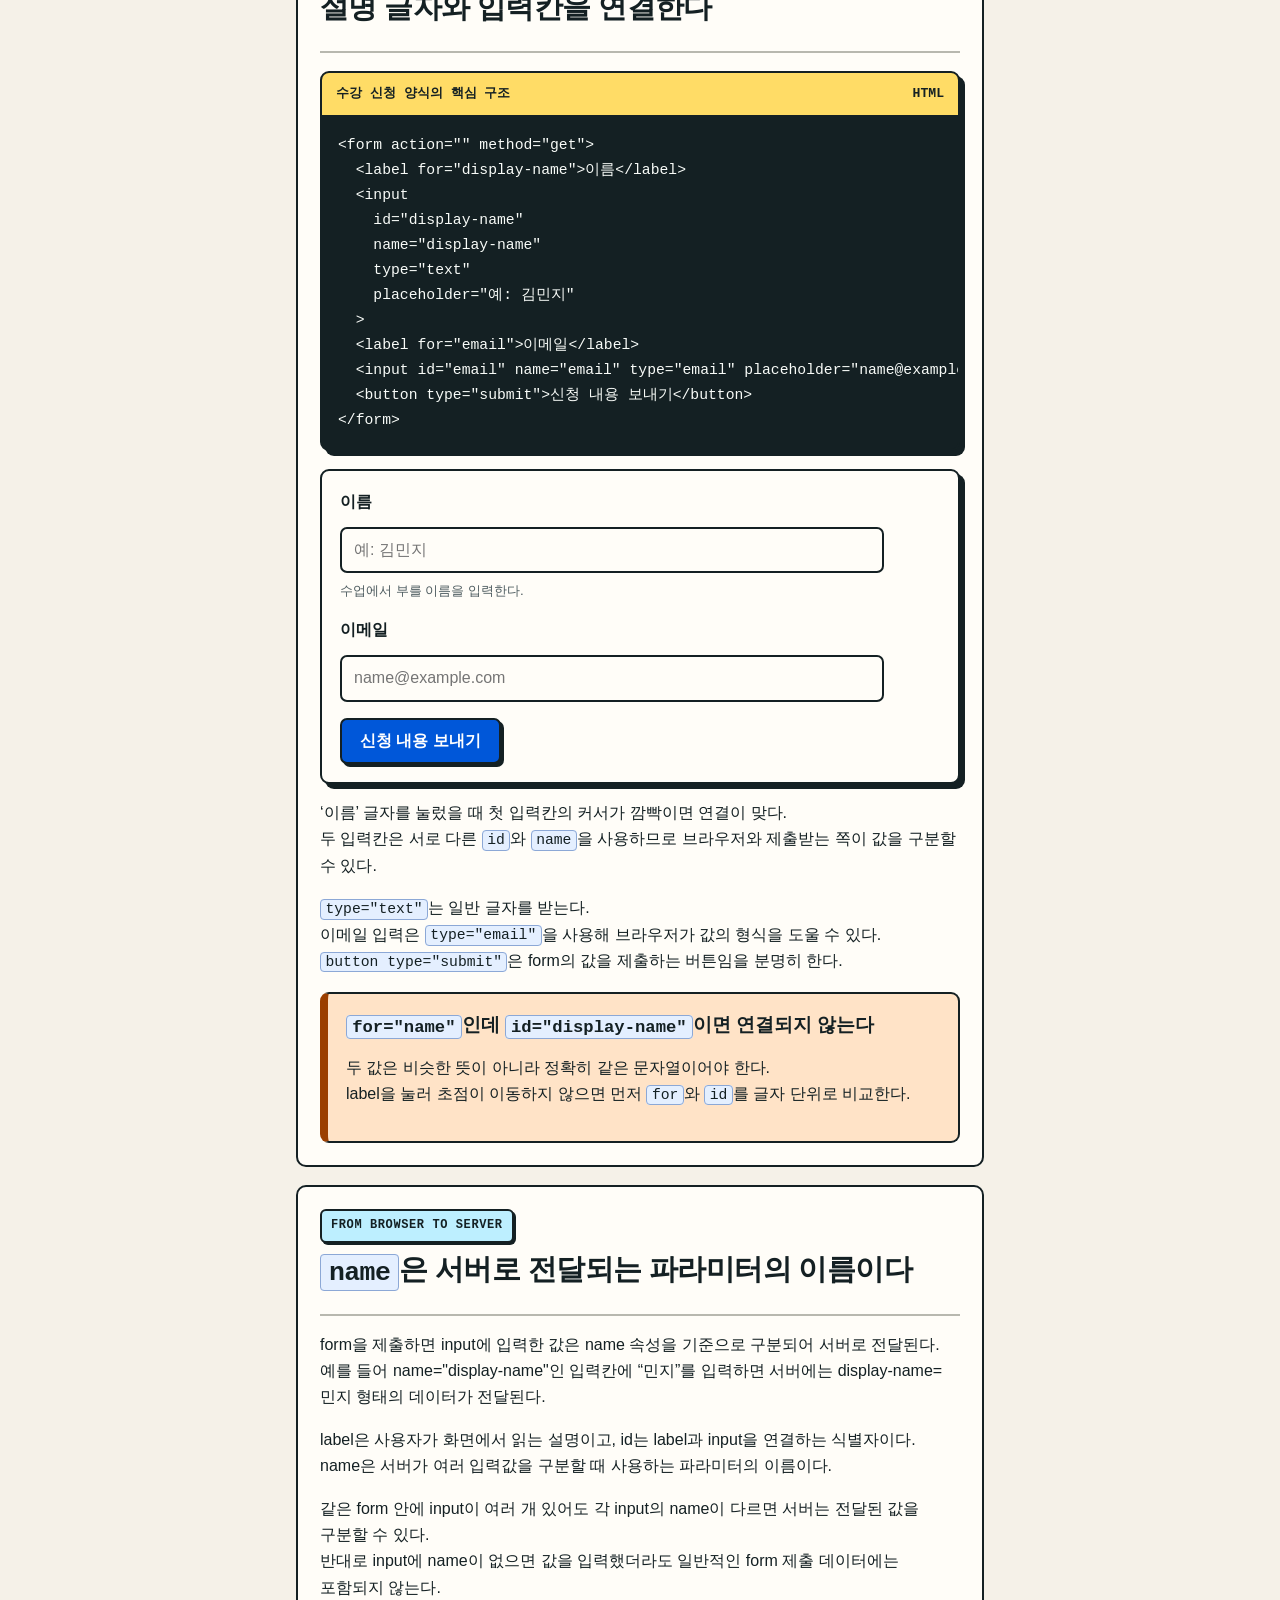
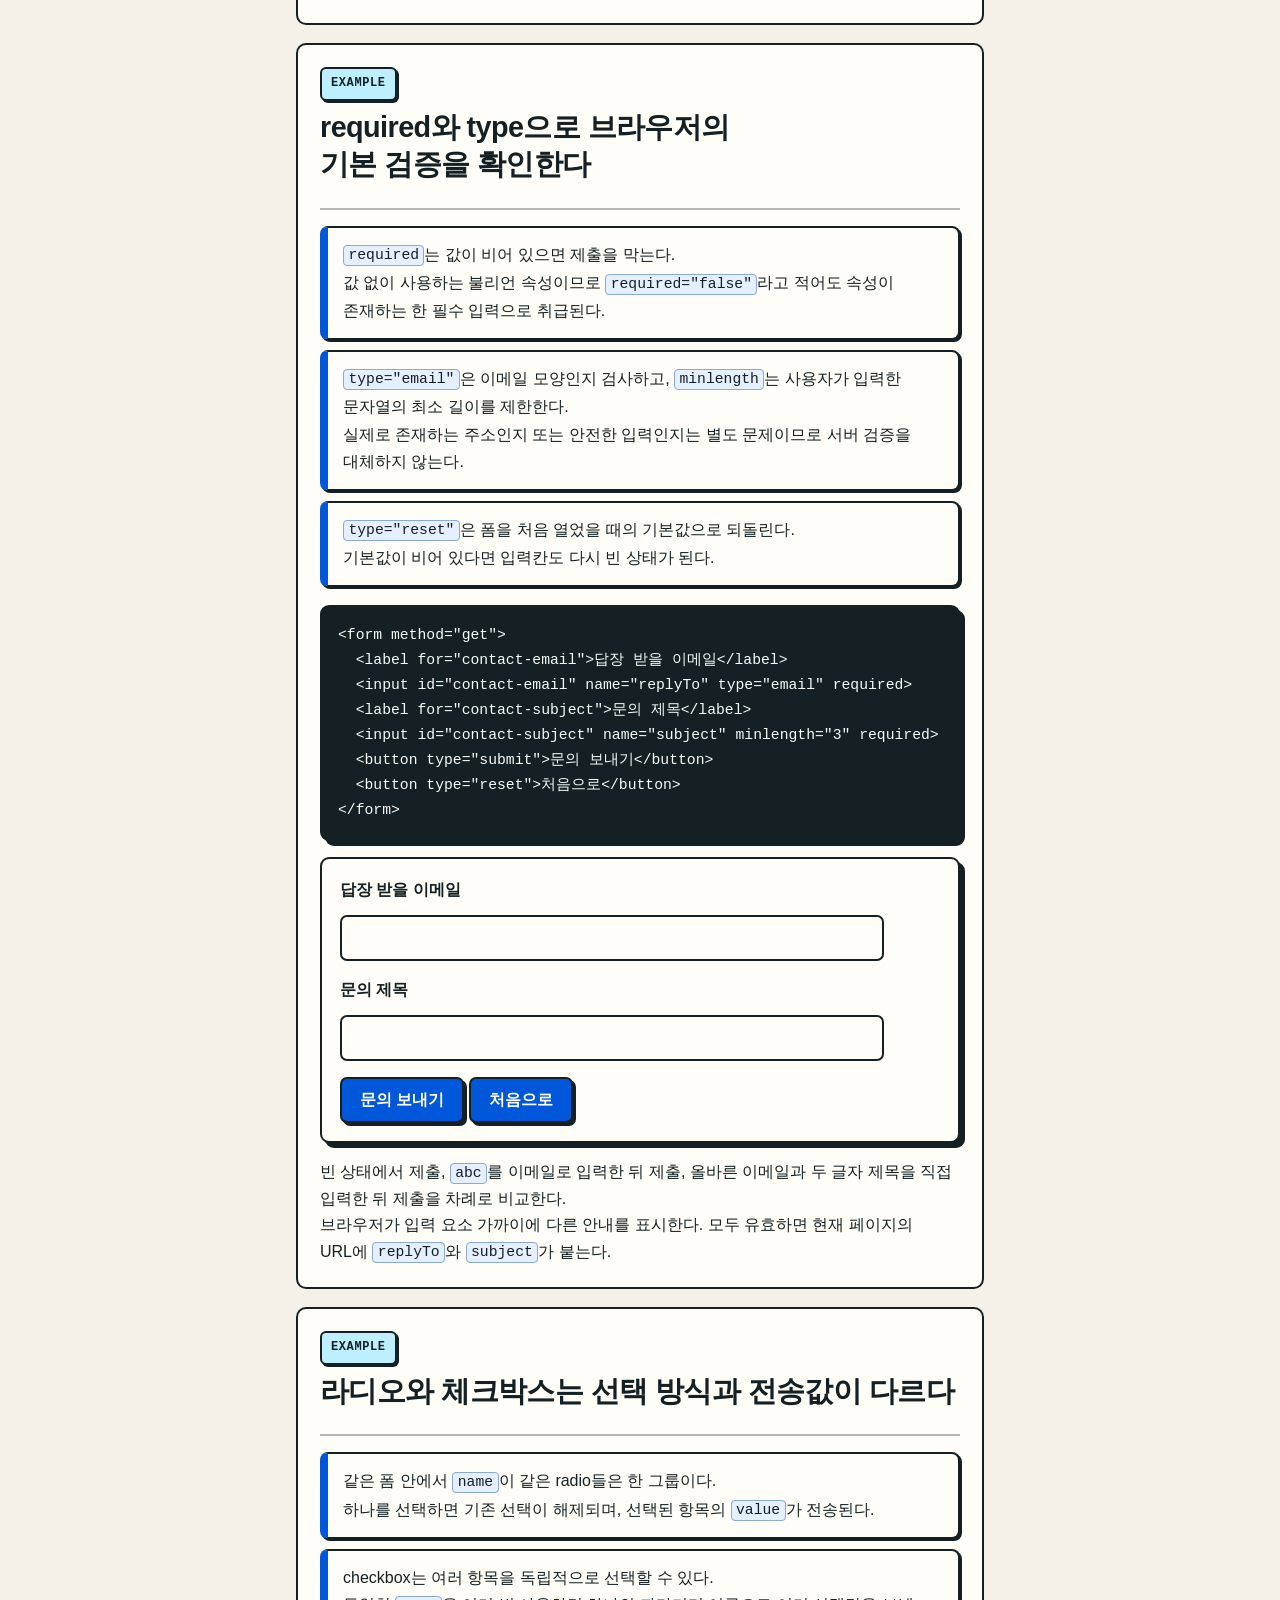
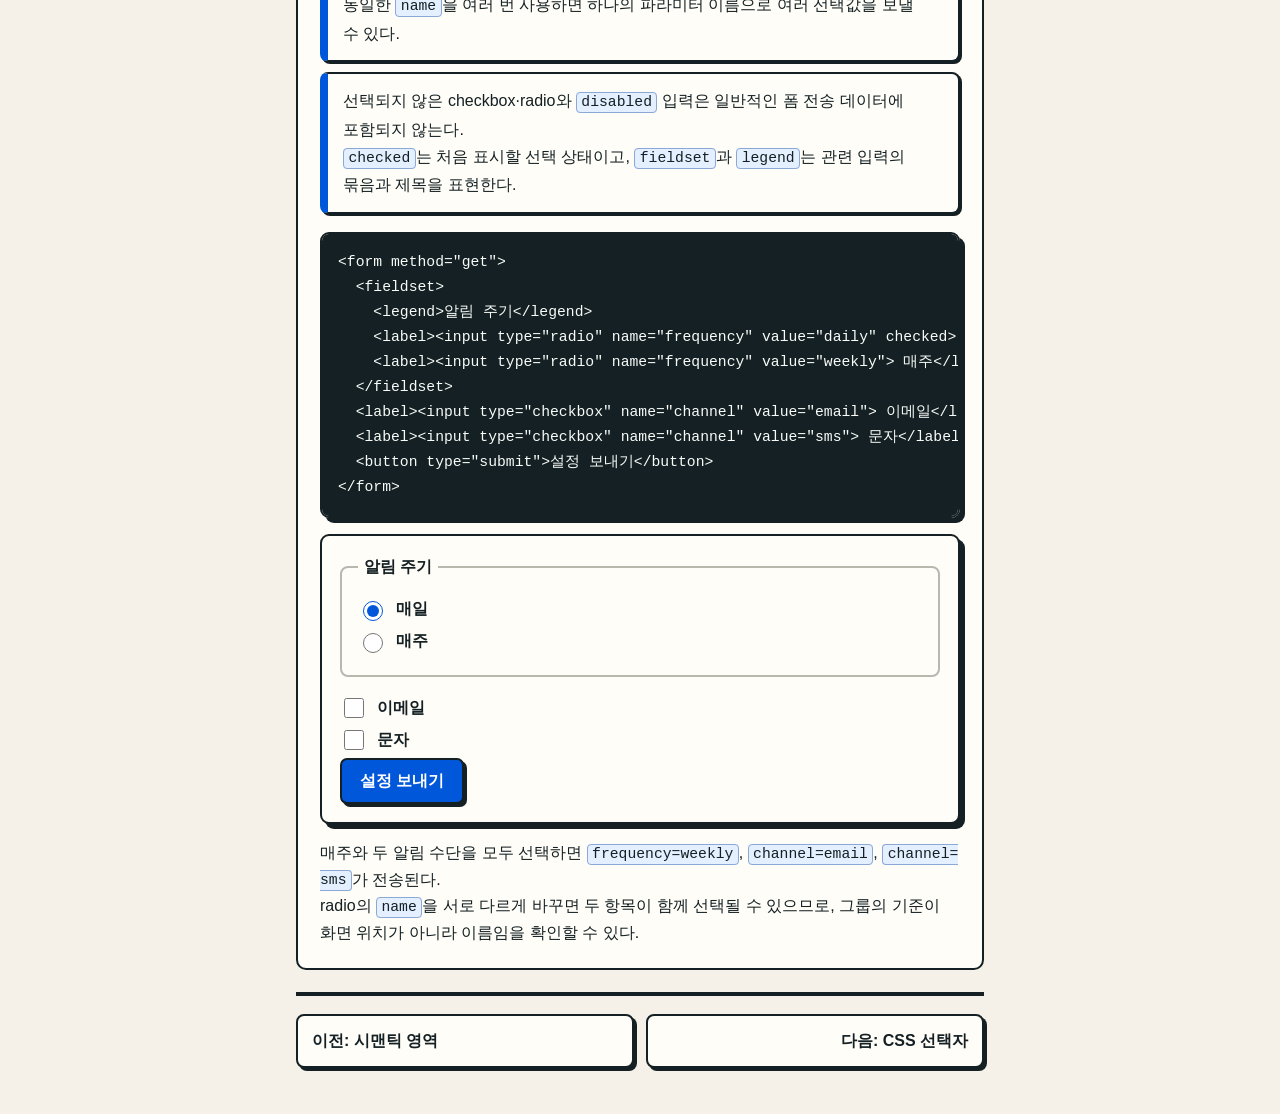
<file: day1-html-css/04-form-input.html>
<!doctype html>
<html lang="ko">
  <head>
    <meta charset="UTF-8" />
    <meta name="viewport" content="width=device-width, initial-scale=1.0" />
    <title>입력칸의 이름과 역할을 연결하는 form</title>
    <link rel="icon" href="data:," />
    <link rel="stylesheet" href="../assets/lesson.css" />
    <link rel="stylesheet" href="../assets/day1.css" />
    <script src="../assets/day1-nav.js" defer></script>
    <style>
      .signup-demo {
        max-width: 34rem;
      }
      .signup-demo .field {
        display: grid;
        gap: 0.4rem;
        margin-bottom: 1rem;
      }
      .signup-demo small {
        color: var(--muted);
      }
    </style>
  </head>
  <body class="lesson-page has-day1-sidebar">
    <a class="skip-link" href="#lesson-content">본문으로 건너뛰기</a>
    <main id="lesson-content" class="lesson-shell">
      <nav class="lesson-breadcrumb" aria-label="현재 위치">
        <span>Day 1</span><span>04</span><span>입력 양식</span>
      </nav>
      <header class="lesson-hero">
        <p class="lesson-kicker">HTML · FORM</p>
        <h1>입력칸은 설명·값 이름·제출 버튼과 함께 동작한다</h1>
        <p class="lesson-lead">
          <code>form</code> 안에서 <code>label</code>, <code>input</code>,
          <code>button</code>을 연결해 <br />
          사용자가 무엇을 입력하고 어떤 값을 제출하는지 명확하게 만든다.
        </p>
        <div class="lesson-meta">
          <span>for ↔ id</span><span>name</span><span>input type</span
          ><span>button type</span>
        </div>
      </header>

      <section class="lesson-section">
        <div class="section-heading">
          <p class="section-kicker">A FIELD IS A SET</p>
          <h2>입력칸 하나는 보이는 설명과 실제 입력 요소로 구성된다</h2>
        </div>
        <p>
          <code>label</code>은 사용자가 입력해야 할 내용을 글자로 알려 준다.<br />
          <code>label for="display-name"</code>과
          <code>input id="display-name"</code>처럼 같은 값을 사용하면 설명
          글자를 눌러도 입력칸으로 초점이 이동한다.
        </p>
        <p>
          <code>placeholder</code>는 입력 예시일 뿐 이름표를 대신하지 못한다.<br />
          사용자가 값을 입력하면 placeholder는 사라지지만 label은 계속 남아 입력
          목적을 알려 준다.<br />
          따라서 실제 양식에서는 label을 생략하지 않는다.
        </p>
        <ul class="lesson-points">
          <li>
            <strong><code>label</code>:</strong> 입력칸이 어떤 값을 받는지 눈에
            보이는 이름으로 설명한다.<br />
            입력값을 지운 뒤에도 목적이 남아 있어야 하므로 placeholder 대신 항상
            제공한다.
          </li>
          <li>
            <strong><code>for</code>와 <code>id</code>:</strong> 두 속성에
            정확히 같은 문자열을 쓰면 label을 클릭했을 때 연결된 input에 초점이
            이동한다.<br />
            철자 하나라도 다르면 화면은 보여도 두 요소의 연결은 끊어진다.
          </li>
          <li>
            <strong><code>name</code>:</strong> 양식을 제출할 때 각 값을
            구분하는 전달 이름이다.<br />
            사용자가 보는 label 문장과 서버가 읽는 name은 목적이 다르므로 둘을
            같은 개념으로 혼동하지 않는다.
          </li>
          <li>
            <strong><code>type</code>과 <code>placeholder</code>:</strong>
            type은 받을 값의 종류와 기본 검증 방식을 정하고 placeholder는 입력
            예시만 보여 준다.<br />
            이메일에는 <code>email</code>, 연락처에는 <code>tel</code>처럼 값의
            성격에 맞는 type을 고른다.
          </li>
        </ul>
        <div class="compare-grid">
          <div class="concept-card">
            <h3><code>for</code>와 <code>id</code></h3>
            <p>
              화면에서 label과 한 input을 연결한다.<br />
              같은 문자열을 사용해야 한다.
            </p>
          </div>
          <div class="concept-card">
            <h3><code>name</code></h3>
            <p>
              제출할 때 값을 구분하는 이름이다.<br />
              서버는 이 파라미터 이름으로 입력값을 구분한다.
            </p>
          </div>
        </div>
      </section>

      <section class="lesson-section">
        <div class="section-heading">
          <p class="section-kicker">EXAMPLE</p>
          <h2>설명 글자와 입력칸을 연결한다</h2>
        </div>
        <div class="code-panel">
          <div class="code-panel-header">
            <span>수강 신청 양식의 핵심 구조</span><span>HTML</span>
          </div>
          <pre><code>&lt;form action="" method="get"&gt;
  &lt;label for="display-name"&gt;이름&lt;/label&gt;
  &lt;input
    id="display-name"
    name="display-name"
    type="text"
    placeholder="예: 김민지"
  &gt;
  &lt;label for="email"&gt;이메일&lt;/label&gt;
  &lt;input id="email" name="email" type="email" placeholder="name@example.com"&gt;
  &lt;button type="submit"&gt;신청 내용 보내기&lt;/button&gt;
&lt;/form&gt;</code></pre>
        </div>
        <div class="demo-surface">
          <form class="signup-demo" action="" method="get">
            <div class="field">
              <!-- ***** TODO 1. label이 가리킬 input의 id와 같은 for 속성을 작성하기 *****-->
              <label for="test-id">이름</label>
              <!-- ***** TODO 2. label의 for와 같은 id 속성을 input에 작성하기 *****-->
              <input
                id="test-id"
                name="display-name"
                type="text"
                placeholder="예: 김민지"
              />
              <small>수업에서 부를 이름을 입력한다.</small>
            </div>
            <div class="field">
              <label for="demo-email">이메일</label>
              <!-- ***** TODO 3. 이메일 input의 type 속성을 작성하기 *****-->
              <input
                id="demo-email"
                name="email"
                type="email"
                placeholder="name@example.com"
                required
              />
            </div>
            <button type="submit">신청 내용 보내기</button>
          </form>
        </div>
        <p>
          ‘이름’ 글자를 눌렀을 때 첫 입력칸의 커서가 깜빡이면 연결이 맞다.<br />
          두 입력칸은 서로 다른 <code>id</code>와 <code>name</code>을 사용하므로
          브라우저와 제출받는 쪽이 값을 구분할 수 있다.
        </p>
        <p>
          <code>type="text"</code>는 일반 글자를 받는다.<br />
          이메일 입력은 <code>type="email"</code>을 사용해 브라우저가 값의
          형식을 도울 수 있다.<br />
          <code>button type="submit"</code>은 form의 값을 제출하는 버튼임을
          분명히 한다.
        </p>
        <div class="callout is-warning">
          <h3>
            <code>for="name"</code>인데 <code>id="display-name"</code>이면
            연결되지 않는다
          </h3>
          <p>
            두 값은 비슷한 뜻이 아니라 정확히 같은 문자열이어야 한다.<br />
            label을 눌러 초점이 이동하지 않으면 먼저 <code>for</code>와
            <code>id</code>를 글자 단위로 비교한다.
          </p>
        </div>
      </section>

      <section class="lesson-section">
        <div class="section-heading">
          <p class="section-kicker">FROM BROWSER TO SERVER</p>
          <h2><code>name</code>은 서버로 전달되는 파라미터의 이름이다</h2>
        </div>

        <p>
          form을 제출하면 input에 입력한 값은 name 속성을 기준으로 구분되어
          서버로 전달된다.<br />
          예를 들어 name="display-name"인 입력칸에 “민지”를 입력하면 서버에는
          display-name=민지 형태의 데이터가 전달된다.
        </p>

        <p>
          label은 사용자가 화면에서 읽는 설명이고, id는 label과 input을 연결하는
          식별자이다.<br />
          name은 서버가 여러 입력값을 구분할 때 사용하는 파라미터의 이름이다.
        </p>

        <p>
          같은 form 안에 input이 여러 개 있어도 각 input의 name이 다르면 서버는
          전달된 값을 구분할 수 있다.<br />
          반대로 input에 name이 없으면 값을 입력했더라도 일반적인 form 제출
          데이터에는 포함되지 않는다.
        </p>
      </section>

      <section class="lesson-section">
        <div class="section-heading">
          <p class="section-kicker">EXAMPLE</p>
          <h2>required와 type으로 브라우저의 기본 검증을 확인한다</h2>
        </div>
        <ul class="lesson-points">
          <li>
            <code>required</code>는 값이 비어 있으면 제출을 막는다.<br />값 없이
            사용하는 불리언 속성이므로 <code>required="false"</code>라고 적어도
            속성이 존재하는 한 필수 입력으로 취급된다.
          </li>
          <li>
            <code>type="email"</code>은 이메일 모양인지 검사하고,
            <code>minlength</code>는 사용자가 입력한 문자열의 최소 길이를
            제한한다.<br />실제로 존재하는 주소인지 또는 안전한 입력인지는 별도
            문제이므로 서버 검증을 대체하지 않는다.
          </li>
          <li>
            <code>type="reset"</code>은 폼을 처음 열었을 때의 기본값으로
            되돌린다.<br />기본값이 비어 있다면 입력칸도 다시 빈 상태가 된다.
          </li>
        </ul>
        <pre><code>&lt;form method="get"&gt;
  &lt;label for="contact-email"&gt;답장 받을 이메일&lt;/label&gt;
  &lt;input id="contact-email" name="replyTo" type="email" required&gt;
  &lt;label for="contact-subject"&gt;문의 제목&lt;/label&gt;
  &lt;input id="contact-subject" name="subject" minlength="3" required&gt;
  &lt;button type="submit"&gt;문의 보내기&lt;/button&gt;
  &lt;button type="reset"&gt;처음으로&lt;/button&gt;
&lt;/form&gt;</code></pre>
        <div class="demo-surface">
          <form class="signup-demo" method="get">
            <div class="field">
              <label for="contact-email">답장 받을 이메일</label>
              <!-- ***** TODO 4. 이메일 종류와 필수 입력을 나타내는 type, required 속성 작성하기 *****-->
              <input id="contact-email" required name="c-email" type="email" />
            </div>
            <div class="field">
              <label for="contact-subject">문의 제목</label>
              <!-- ***** TODO 5. 최소 세 글자와 필수 입력을 나타내는 minlength, required 속성 작성하기 *****-->
              <input
                id="contact-subject"
                required
                name="subject"
                minlength="3"
              />
            </div>
            <button type="submit">문의 보내기</button>
            <button type="reset">처음으로</button>
          </form>
        </div>
        <p>
          빈 상태에서 제출, <code>abc</code>를 이메일로 입력한 뒤 제출, 올바른
          이메일과 두 글자 제목을 직접 입력한 뒤 제출을 차례로 비교한다.<br />브라우저가
          입력 요소 가까이에 다른 안내를 표시한다. 모두 유효하면 현재 페이지의
          URL에 <code>replyTo</code>와 <code>subject</code>가 붙는다.
        </p>
      </section>

      <section class="lesson-section">
        <div class="section-heading">
          <p class="section-kicker">EXAMPLE</p>
          <h2>라디오와 체크박스는 선택 방식과 전송값이 다르다</h2>
        </div>
        <ul class="lesson-points">
          <li>
            같은 폼 안에서 <code>name</code>이 같은 radio들은 한 그룹이다.<br />하나를
            선택하면 기존 선택이 해제되며, 선택된 항목의 <code>value</code>가
            전송된다.
          </li>
          <li>
            checkbox는 여러 항목을 독립적으로 선택할 수 있다.<br />동일한
            <code>name</code>을 여러 번 사용하면 하나의 파라미터 이름으로 여러
            선택값을 보낼 수 있다.
          </li>
          <li>
            선택되지 않은 checkbox·radio와 <code>disabled</code> 입력은 일반적인
            폼 전송 데이터에 포함되지 않는다.<br /><code>checked</code>는 처음
            표시할 선택 상태이고, <code>fieldset</code>과 <code>legend</code>는
            관련 입력의 묶음과 제목을 표현한다.
          </li>
        </ul>
        <pre><code>&lt;form method="get"&gt;
  &lt;fieldset&gt;
    &lt;legend&gt;알림 주기&lt;/legend&gt;
    &lt;label&gt;&lt;input type="radio" name="frequency" value="daily" checked&gt; 매일&lt;/label&gt;
    &lt;label&gt;&lt;input type="radio" name="frequency" value="weekly"&gt; 매주&lt;/label&gt;
  &lt;/fieldset&gt;
  &lt;label&gt;&lt;input type="checkbox" name="channel" value="email"&gt; 이메일&lt;/label&gt;
  &lt;label&gt;&lt;input type="checkbox" name="channel" value="sms"&gt; 문자&lt;/label&gt;
  &lt;button type="submit"&gt;설정 보내기&lt;/button&gt;
&lt;/form&gt;</code></pre>
        <div class="demo-surface">
          <form class="day1-form-options" method="get">
            <fieldset>
              <legend>알림 주기</legend>
              <!-- ***** TODO 6. 같은 name과 서로 다른 value를 사용하는 radio 두 개 작성하기 *****-->
              <label>
                <input type="radio" name="frequency" value="daily" checked />
                매일
              </label>
              <label>
                <input type="radio" name="frequency" value="weekly" />
                매주
              </label>
              <!-- ************************************************************** -->
            </fieldset>
            <!-- ***** TODO 7. 두 알림 수단을 독립적으로 선택하는 checkbox 작성하기 *****-->
            <label>
              <input type="checkbox" name="channel" value="email" />
              이메일
            </label>
            <label>
              <input type="checkbox" name="channel" value="sms" />
              문자
            </label>
            <!-- ************************************************************** -->
            <button type="submit">설정 보내기</button>
          </form>
        </div>
        <p>
          매주와 두 알림 수단을 모두 선택하면 <code>frequency=weekly</code>,
          <code>channel=email</code>, <code>channel=sms</code>가 전송된다.<br />radio의
          <code>name</code>을 서로 다르게 바꾸면 두 항목이 함께 선택될 수
          있으므로, 그룹의 기준이 화면 위치가 아니라 이름임을 확인할 수 있다.
        </p>
      </section>

      <nav class="lesson-pagination" aria-label="차시 이동">
        <a href="03-semantic-layout.html">이전: 시맨틱 영역</a
        ><a href="05-css-link-selectors.html">다음: CSS 선택자</a>
      </nav>
    </main>
  </body>
</html>
</file>
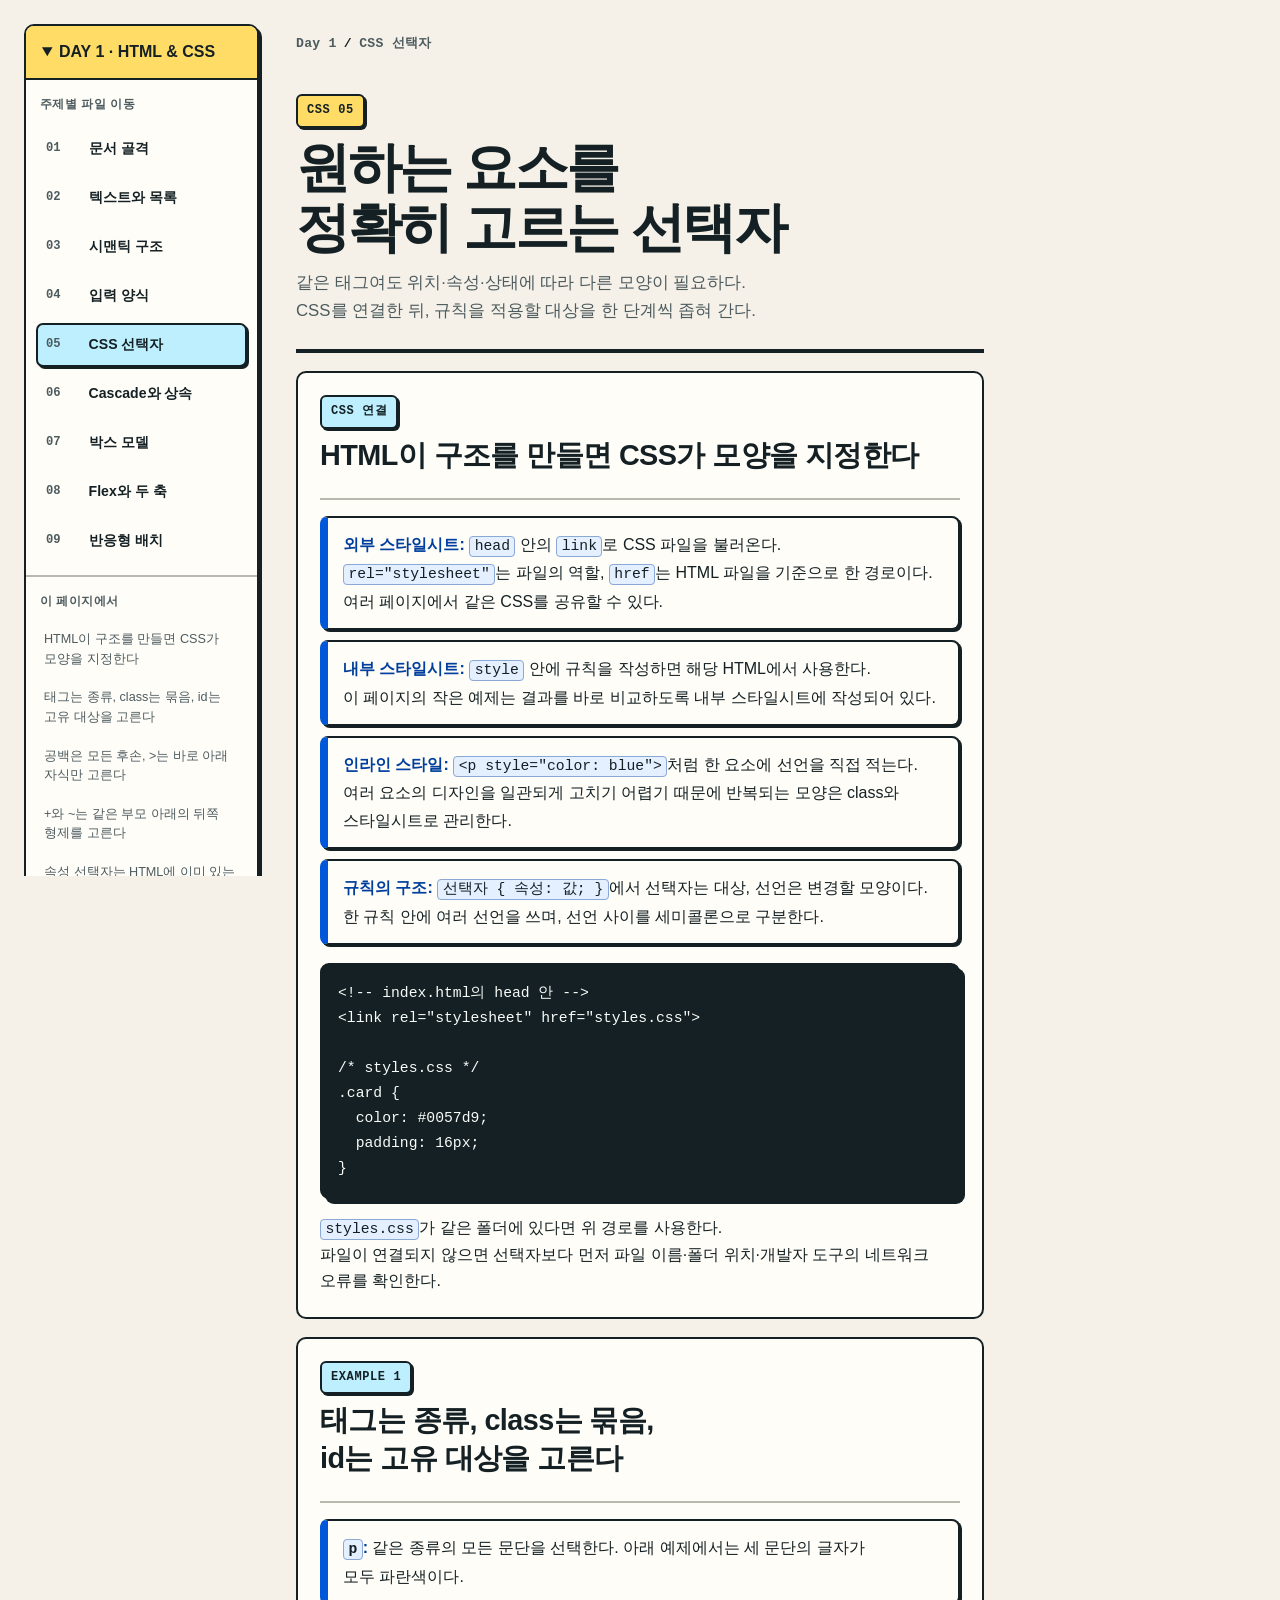
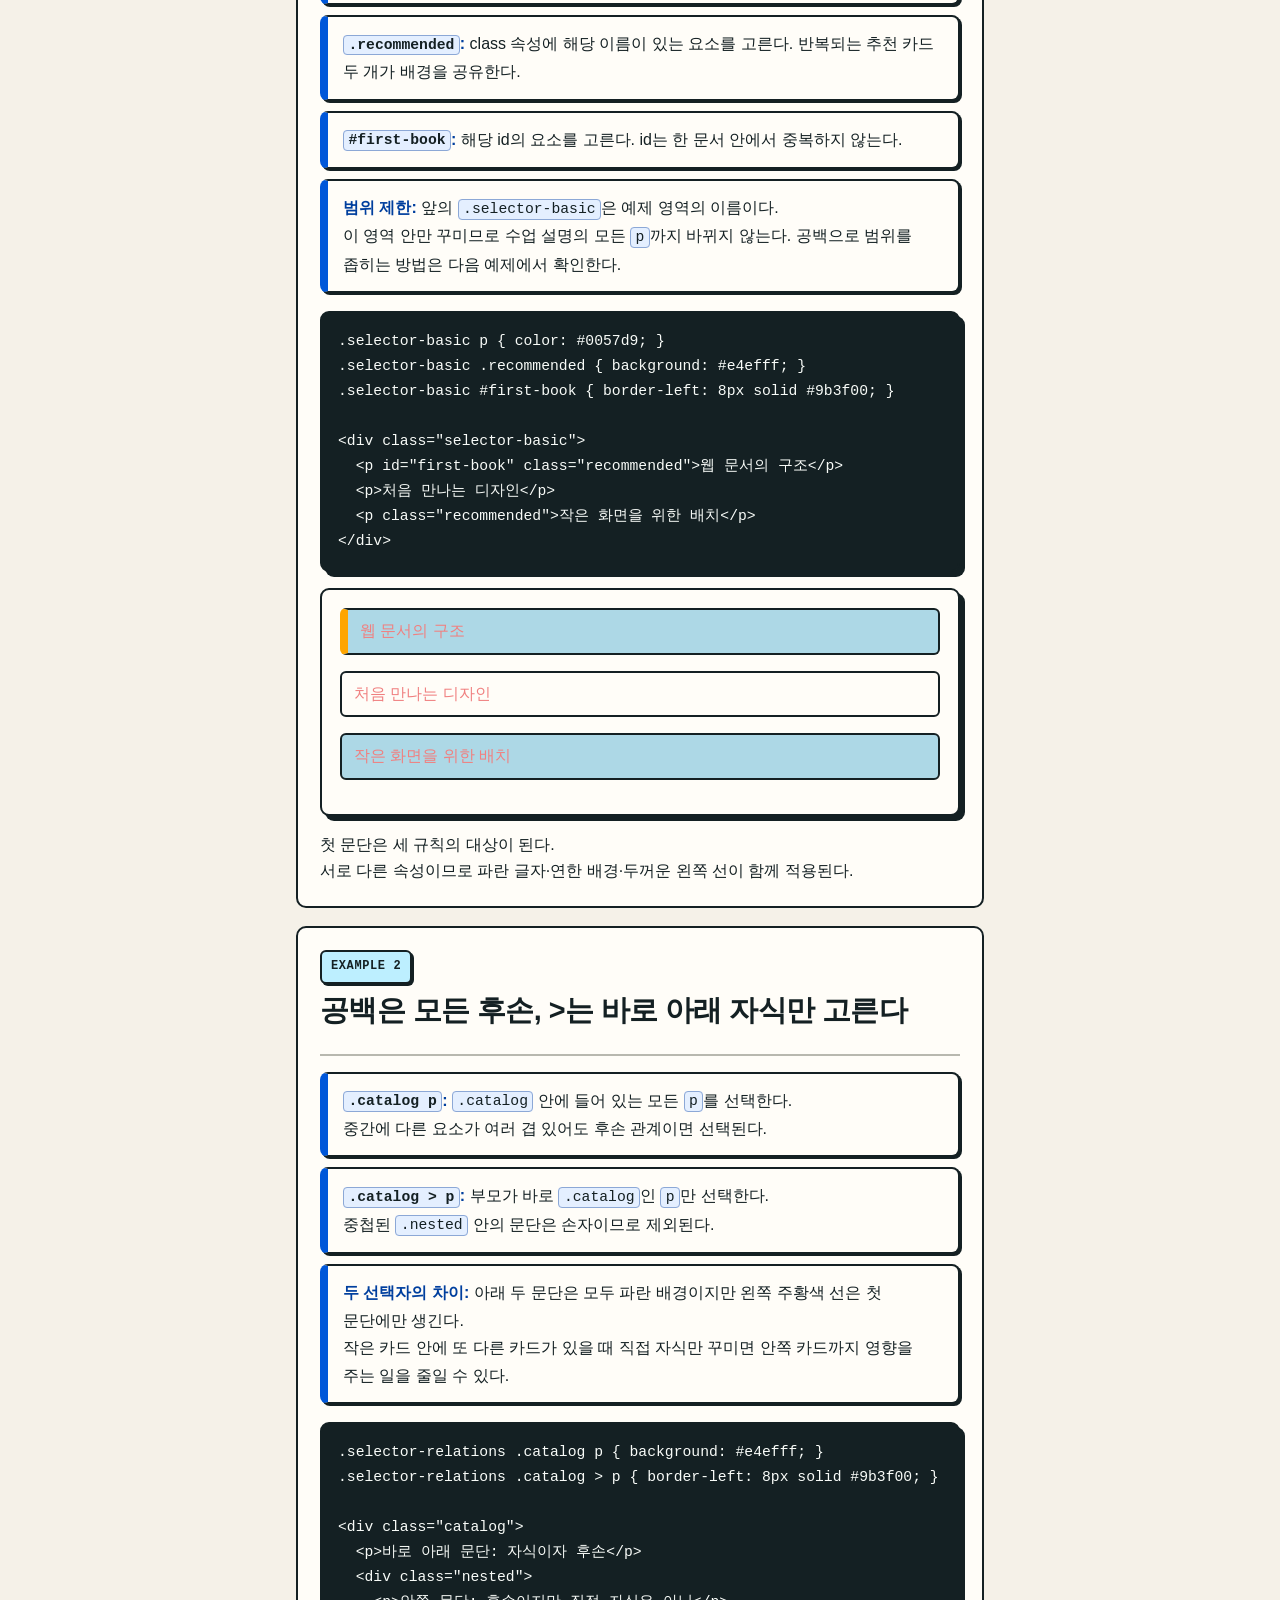
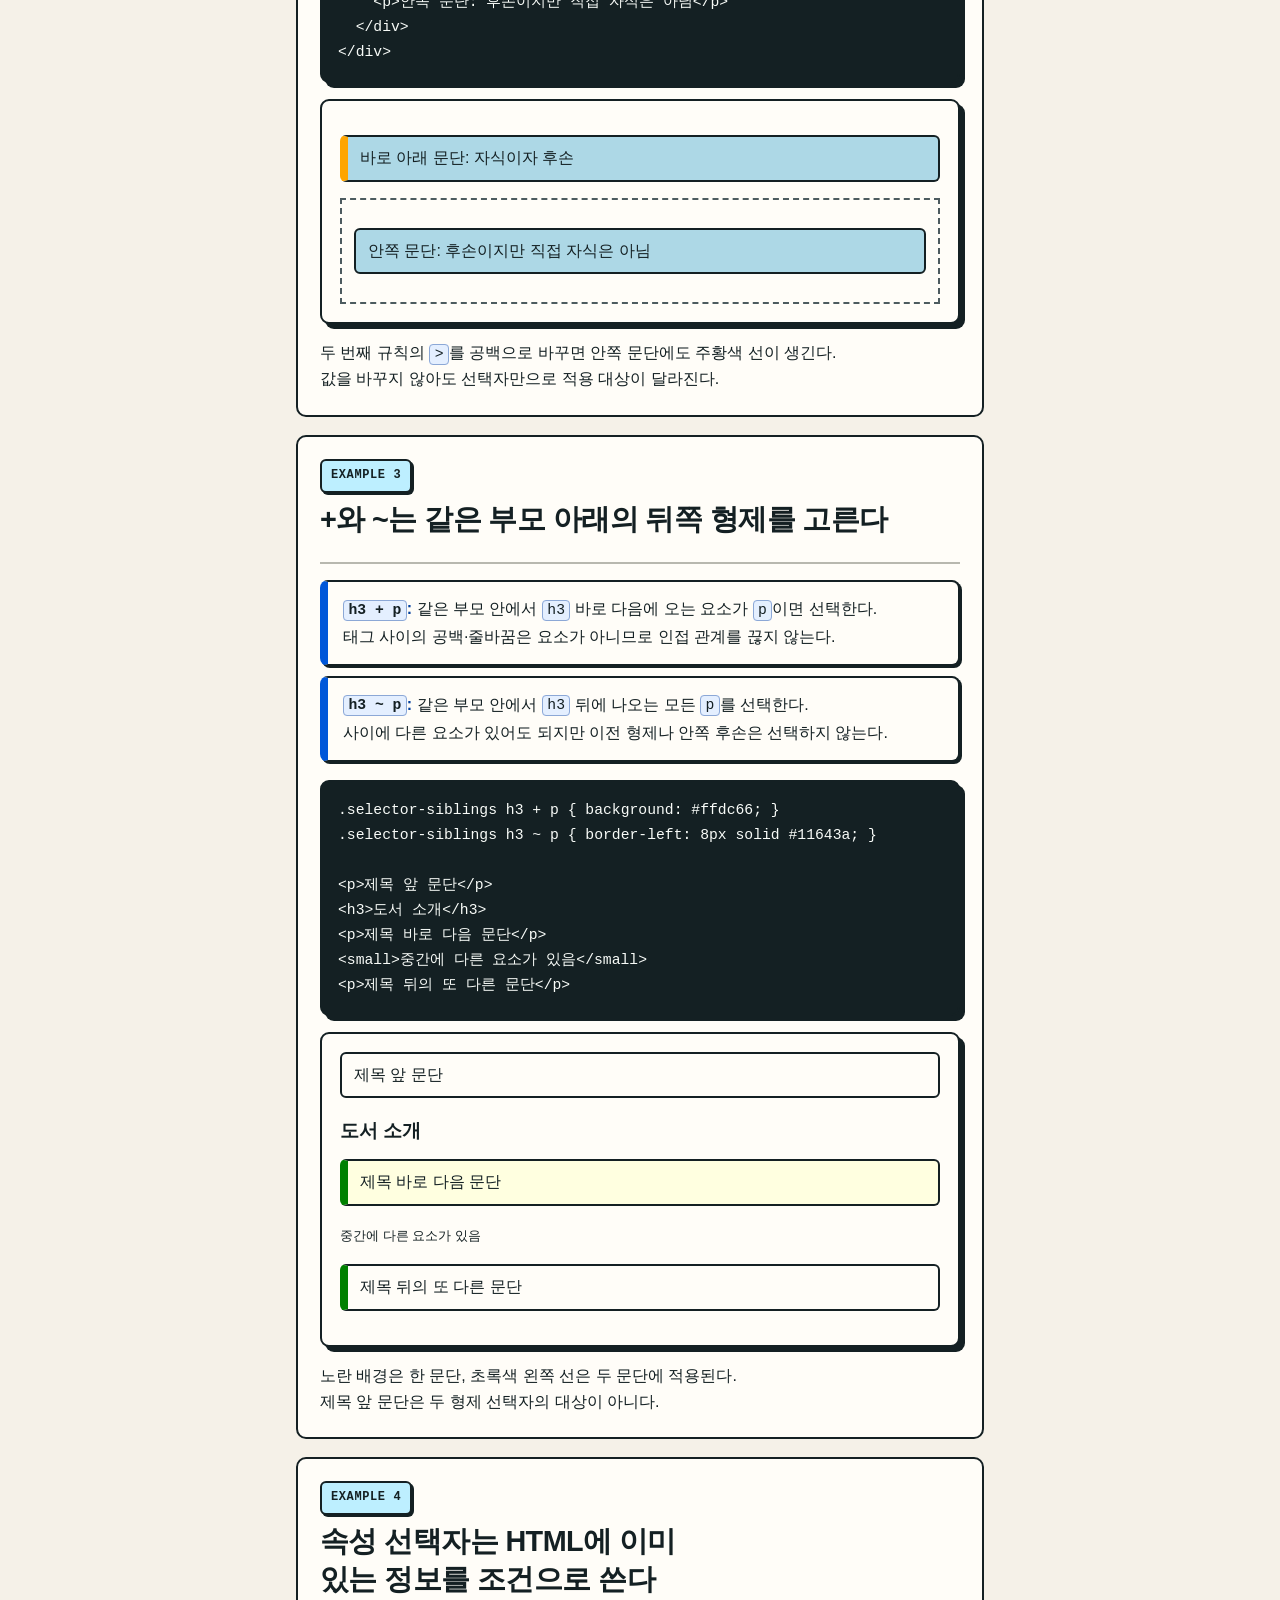
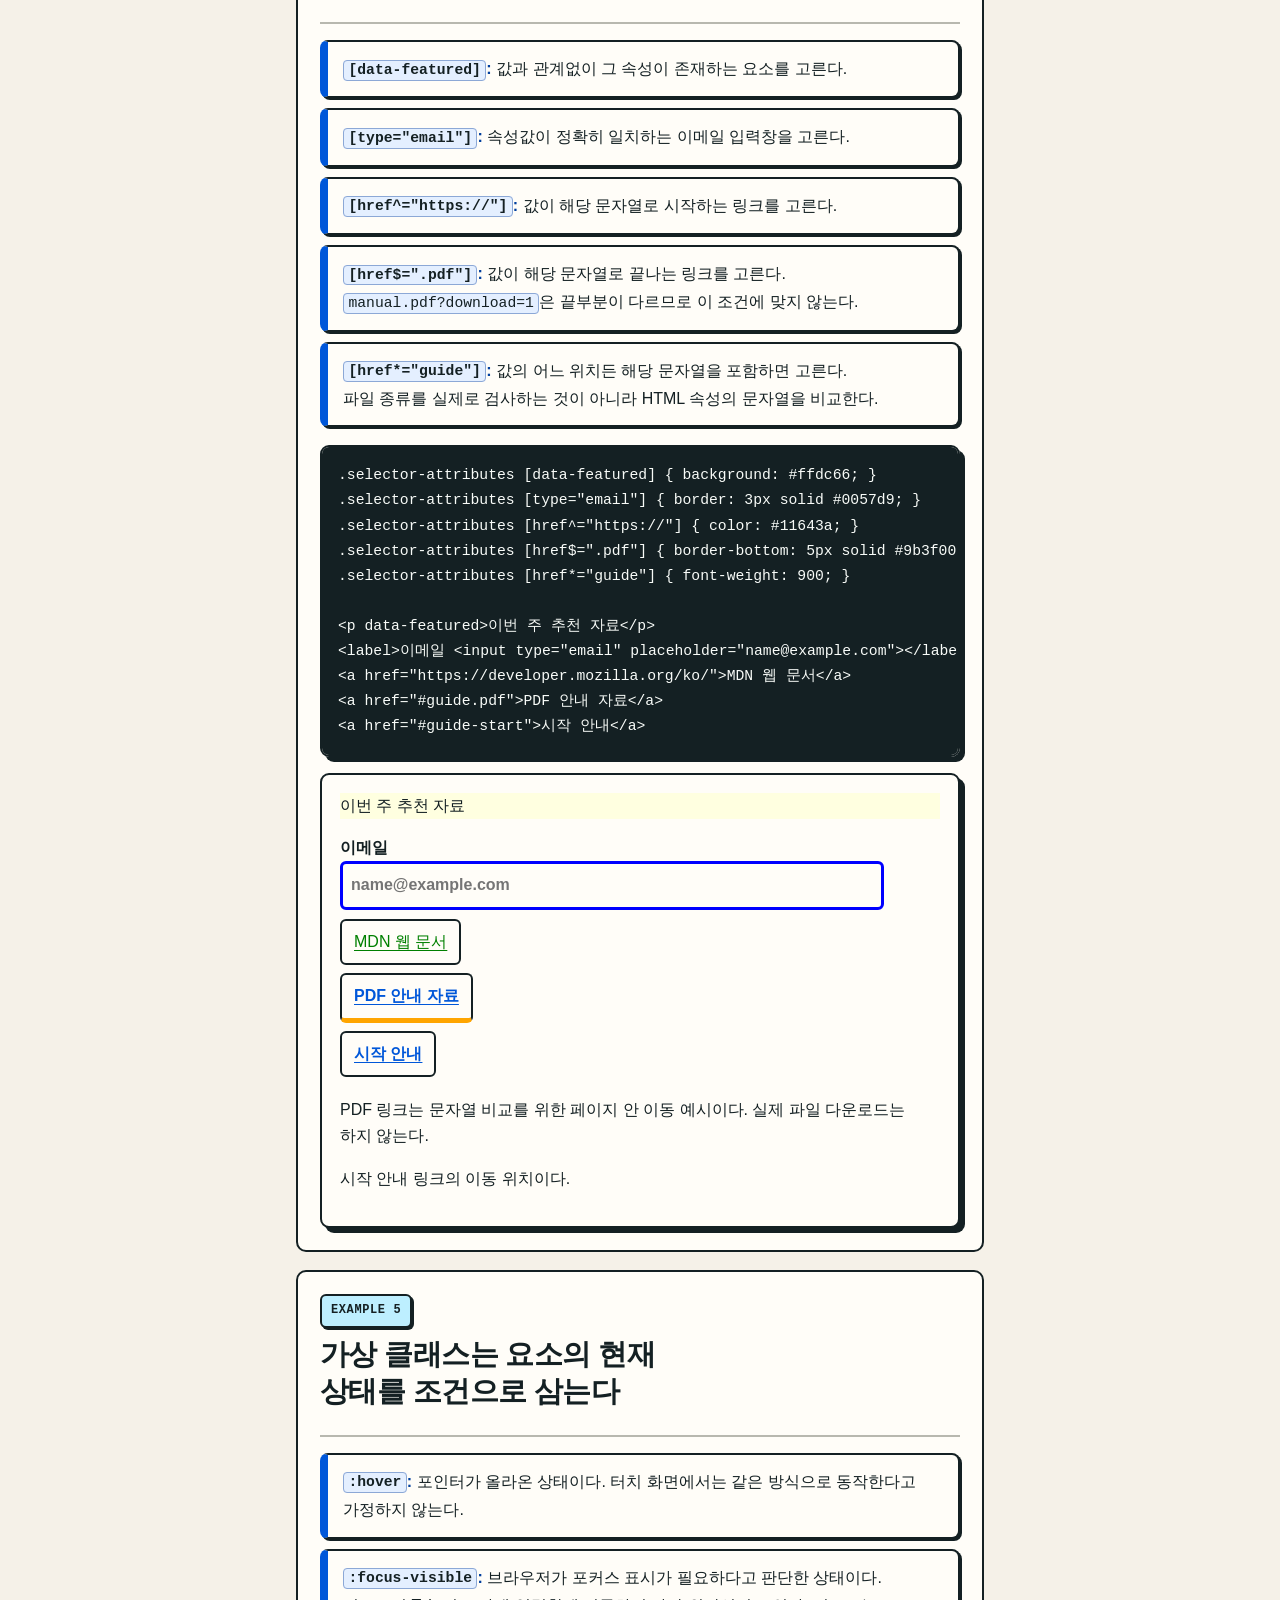
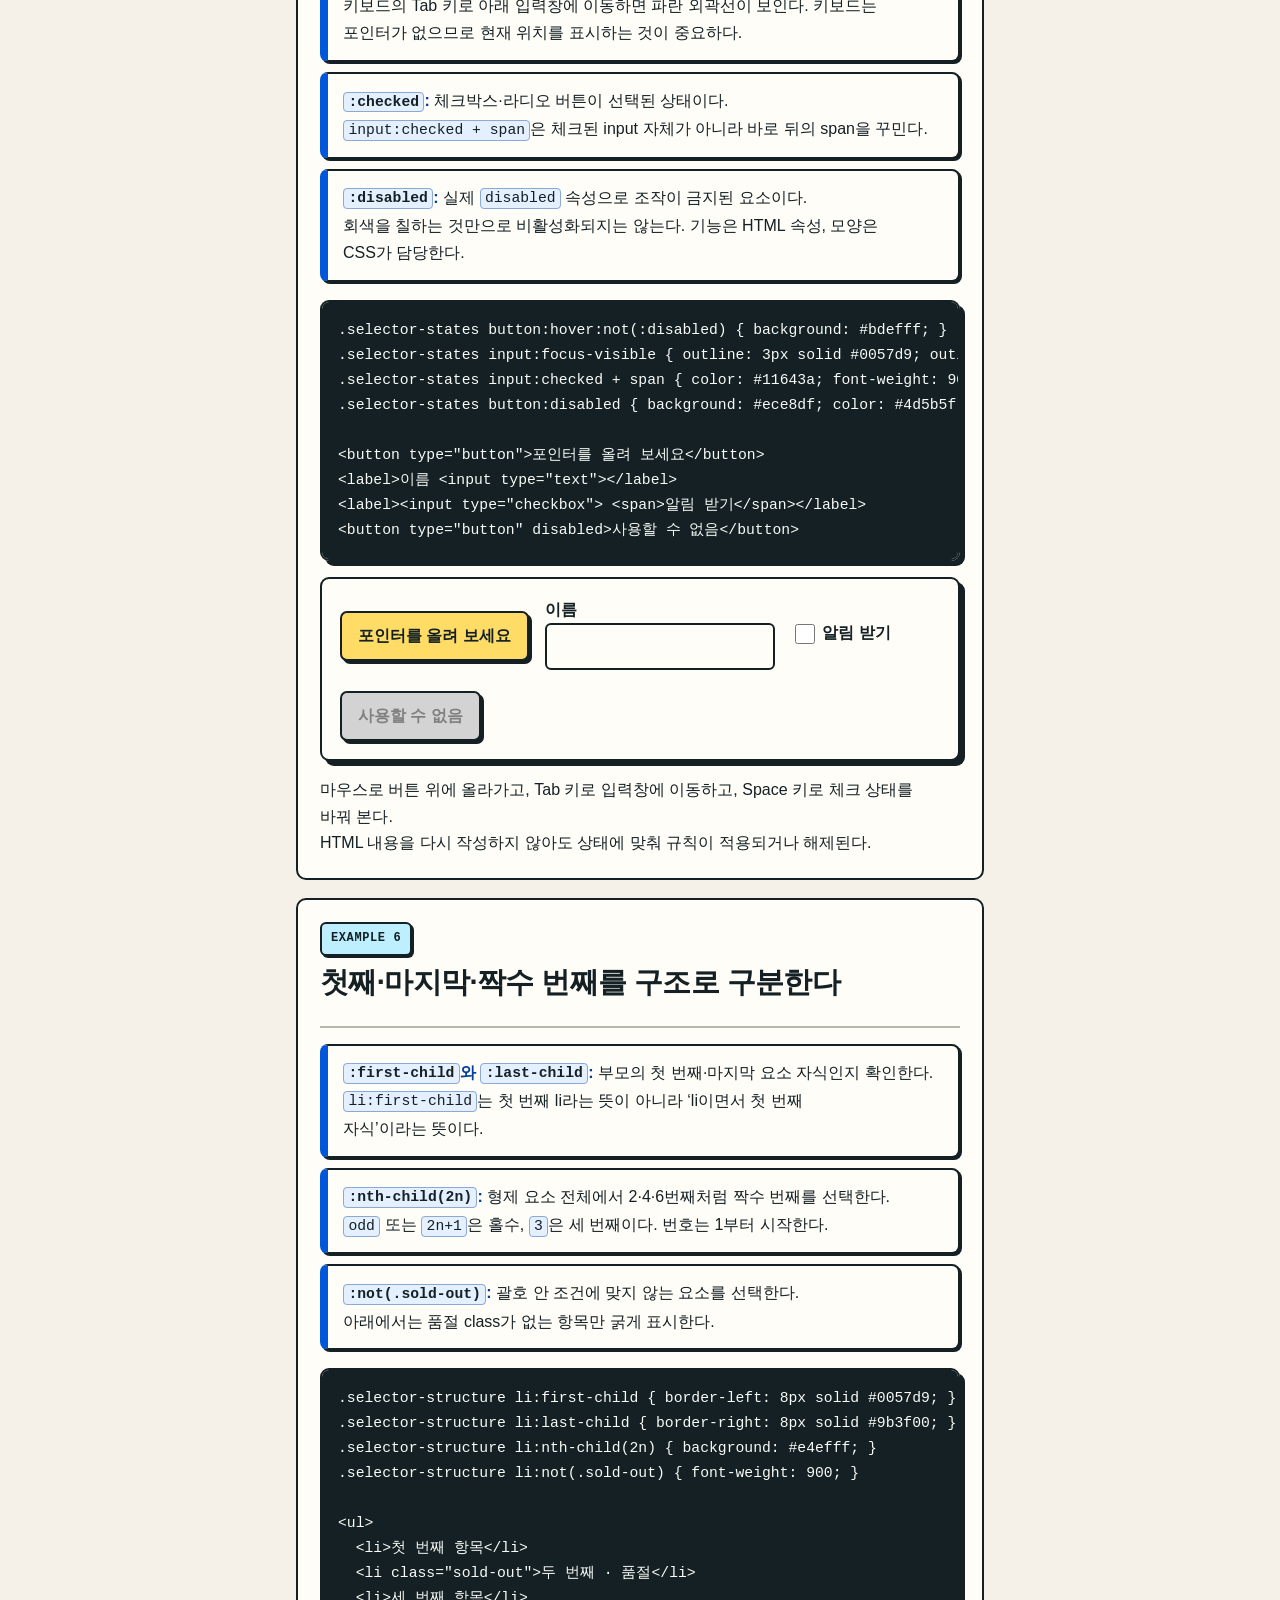
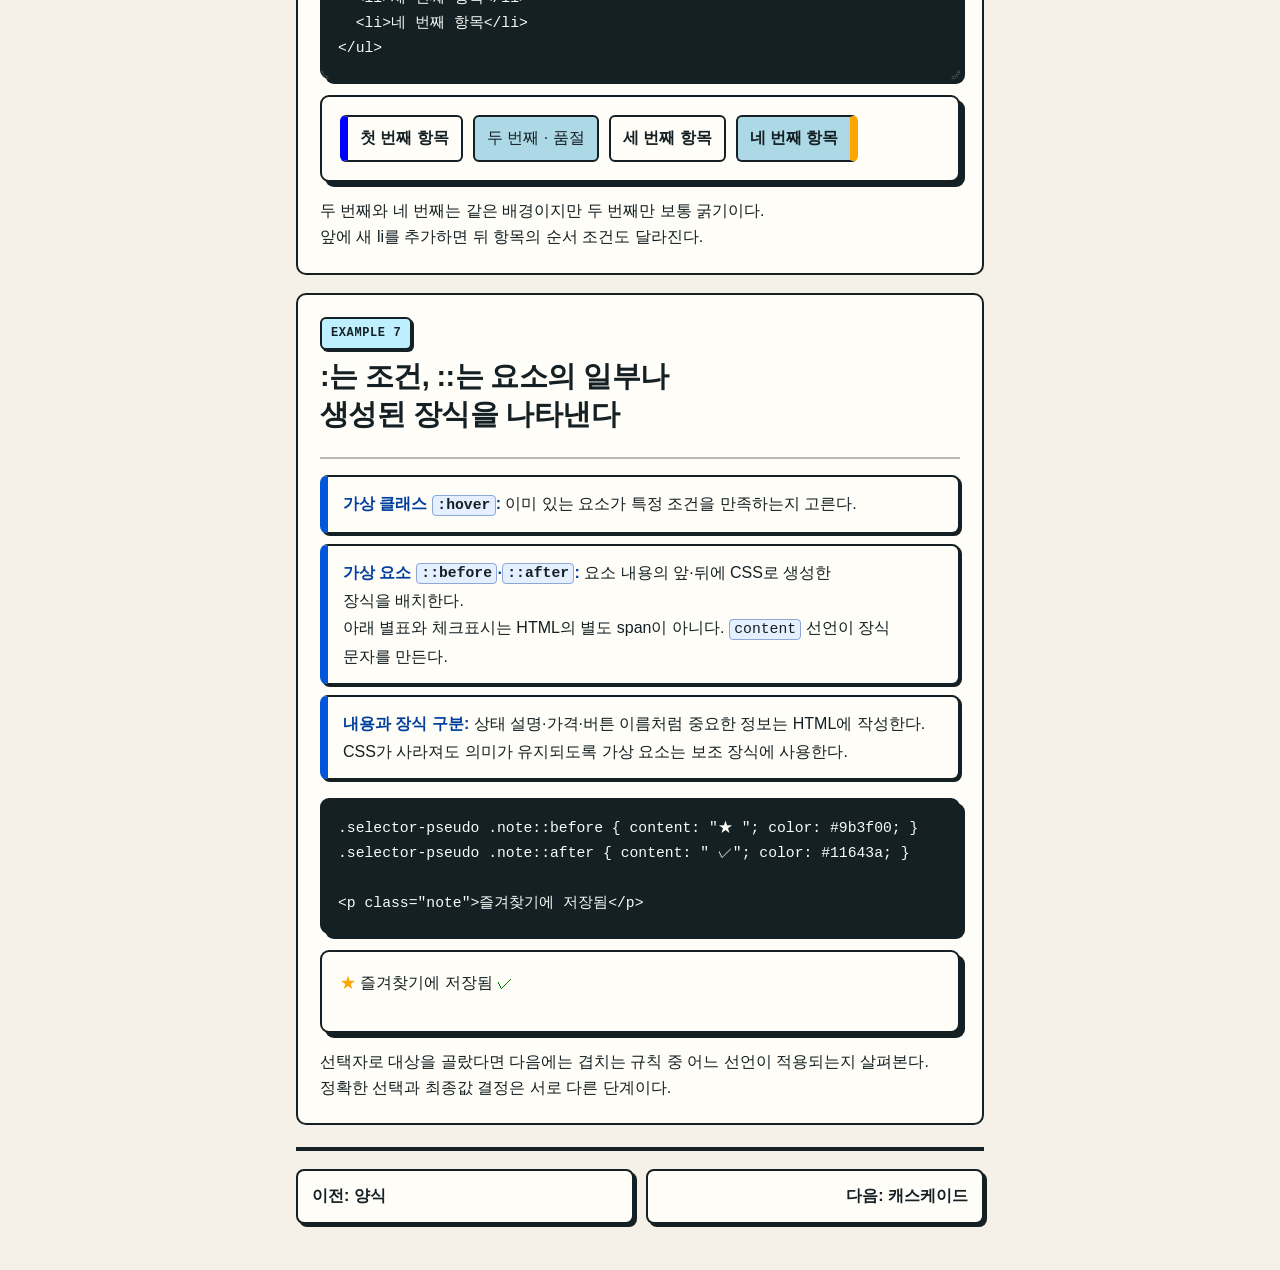
<file: day1-html-css/05-css-link-selectors.html>
<!doctype html>
<html lang="ko">
  <head>
    <meta charset="UTF-8" />
    <meta name="viewport" content="width=device-width, initial-scale=1.0" />
    <title>CSS 연결과 선택자 — 원하는 요소를 정확히 고르기</title>
    <link rel="icon" href="data:," />
    <link rel="stylesheet" href="../assets/lesson.css" />
    <link rel="stylesheet" href="../assets/day1.css" />
    <script src="../assets/day1-nav.js" defer></script>
    <style>
      .selector-basic p,
      .selector-relations p,
      .selector-siblings p,
      .selector-attributes a,
      .selector-structure li {
        padding: 8px 12px;
        border: 2px solid #142023;
        border-radius: 6px;
      }
      .selector-relations .nested {
        padding: 12px;
        border: 2px dashed #4d5b5f;
      }
      .selector-states {
        display: flex;
        flex-wrap: wrap;
        align-items: center;
        gap: 16px;
      }
      .selector-states button {
        padding: 10px 16px;
        border: 2px solid #142023;
        border-radius: 7px;
        background: #ffdc66;
        color: #142023;
      }
      .selector-states input[type="text"],
      .selector-attributes input {
        display: block;
        max-width: 100%;
        padding: 8px;
        border: 2px solid #142023;
        border-radius: 6px;
      }
      .selector-states input[type="checkbox"] {
        width: 20px;
        height: 20px;
        min-height: 0;
        padding: 0;
        vertical-align: middle;
      }
      .selector-attributes a {
        display: inline-block;
        margin: 4px 0;
      }
      .selector-structure ul {
        display: flex;
        flex-wrap: wrap;
        gap: 10px;
        margin: 0;
        padding: 0;
        list-style: none;
      }
      /* ***** TODO 1. 태그, class, id로 서로 다른 대상을 선택하는 규칙 작성하기 ***** */
      .selector-basic p {
        /* 글자색 변경 */
        color: lightcoral;
      }

      .selector-basic .recommended {
        /* 배경색 변경 */
        background-color: lightblue;
      }

      .selector-basic #first-book {
        /* 왼쪽 테두리 변경 */
        border-left: 8px solid orange;
      }
      /* ************************************************************** */
      /* ***** TODO 2. 후손과 직계 자식을 구분하는 규칙 작성하기 ***** */
      .selector-relations .catalog p {
        /* 배경색 변경 */
        background-color: lightblue;
      }

      .selector-relations .catalog > p {
        /* 왼쪽 테두리 변경 */
        border-left: 8px solid orange;
      }
      /* ************************************************************** */
      /* ***** TODO 3. 바로 다음 형제와 뒤에 있는 모든 형제를 구분하는 규칙 작성하기 ***** */
      .selector-siblings h3 + p {
        /* 배경색 변경 */
        background-color: lightyellow;
      }

      .selector-siblings h3 ~ p {
        /* 왼쪽 테두리 변경 */
        border-left: 8px solid green;
      }
      /* ************************************************************** */
      /* ***** TODO 4. 속성의 존재와 값으로 요소를 고르는 규칙 작성하기 ***** */
      .selector-attributes [data-featured] {
        /* 배경색 변경 */
        background-color: lightyellow;
      }

      .selector-attributes [type="email"] {
        /* 테두리 변경 */
        border: 3px solid blue;
      }

      .selector-attributes [href^="https://"] {
        /* 글자색 변경 */
        color: green;
      }

      .selector-attributes [href$=".pdf"] {
        /* 아래쪽 테두리 변경 */
        border-bottom: 5px solid orange;
      }

      .selector-attributes [href*="guide"] {
        /* 글자 굵기 변경 */
        font-weight: bold;
      }
      /* ************************************************************** */
      /* ***** TODO 5. hover, focus-visible, checked, disabled 상태 규칙 작성하기 ***** */
      .selector-states button:hover:not(:disabled) {
        /* 배경색 변경 */
        background-color: lightblue;
      }

      .selector-states input:focus-visible {
        /* 외곽선 변경 */
        outline: 3px solid blue;
        outline-offset: 4px;
      }

      .selector-states input:checked + span {
        /* 글자색 변경, 굵기 변경, 밑줄 추가 */
        color: green;
        font-weight: bold;
        text-decoration: underline;
      }

      .selector-states button:disabled {
        /* 배경색 변경, 글자색 변경, 커서 변경 */
        background-color: lightgray;
        color: gray;
        cursor: not-allowed;
      }
      /* ************************************************************** */
      /* ***** TODO 6. 형제 순서와 제외 조건으로 항목을 고르는 규칙 작성하기 ***** */
      .selector-structure li:first-child {
        /* 왼쪽 테두리 변경 */
        border-left: 8px solid blue;
      }

      .selector-structure li:last-child {
        /* 오른쪽 테두리 변경 */
        border-right: 8px solid orange;
      }

      .selector-structure li:nth-child(2n) {
        /* 배경색 변경 */
        background-color: lightblue;
      }

      .selector-structure li:not(.sold-out) {
        /* 글자 굵기 변경 */
        font-weight: bold;
      }
      /* ************************************************************** */
      /* ***** TODO 7. 가상 요소로 장식 문자를 추가하는 규칙 작성하기 ***** */
      .selector-pseudo .note::before {
        /* 앞에 별표 추가, 색상 변경 */
        content: "★ ";
        color: orange;
      }

      .selector-pseudo .note::after {
        /* 뒤에 체크표 추가, 색상 변경 */
        content: " ✓";
        color: green;
      }
      /* ************************************************************** */
    </style>
  </head>
  <body class="lesson-page has-day1-sidebar">
    <a class="skip-link" href="#lesson-content">본문으로 건너뛰기</a>
    <main id="lesson-content" class="lesson-shell">
      <nav class="lesson-breadcrumb" aria-label="현재 위치">
        <span>Day 1</span><span>CSS 선택자</span>
      </nav>
      <header class="lesson-hero">
        <p class="lesson-kicker">CSS 05</p>
        <h1>원하는 요소를 정확히 고르는 선택자</h1>
        <p class="lesson-lead">
          같은 태그여도 위치·속성·상태에 따라 다른 모양이 필요하다.<br />CSS를
          연결한 뒤, 규칙을 적용할 대상을 한 단계씩 좁혀 간다.
        </p>
      </header>

      <section class="lesson-section">
        <div class="section-heading">
          <p class="section-kicker">CSS 연결</p>
          <h2>HTML이 구조를 만들면 CSS가 모양을 지정한다</h2>
        </div>
        <ul class="lesson-points">
          <li>
            <strong>외부 스타일시트:</strong> <code>head</code> 안의
            <code>link</code>로 CSS 파일을 불러온다.<br /><code
              >rel="stylesheet"</code
            >는 파일의 역할, <code>href</code>는 HTML 파일을 기준으로 한
            경로이다. 여러 페이지에서 같은 CSS를 공유할 수 있다.
          </li>
          <li>
            <strong>내부 스타일시트:</strong> <code>style</code> 안에 규칙을
            작성하면 해당 HTML에서 사용한다.<br />이 페이지의 작은 예제는 결과를
            바로 비교하도록 내부 스타일시트에 작성되어 있다.
          </li>
          <li>
            <strong>인라인 스타일:</strong>
            <code>&lt;p style="color: blue"&gt;</code>처럼 한 요소에 선언을 직접
            적는다.<br />여러 요소의 디자인을 일관되게 고치기 어렵기 때문에
            반복되는 모양은 class와 스타일시트로 관리한다.
          </li>
          <li>
            <strong>규칙의 구조:</strong> <code>선택자 { 속성: 값; }</code>에서
            선택자는 대상, 선언은 변경할 모양이다.<br />한 규칙 안에 여러 선언을
            쓰며, 선언 사이를 세미콜론으로 구분한다.
          </li>
        </ul>
        <pre><code>&lt;!-- index.html의 head 안 --&gt;
&lt;link rel="stylesheet" href="styles.css"&gt;

/* styles.css */
.card {
  color: #0057d9;
  padding: 16px;
}</code></pre>
        <p>
          <code>styles.css</code>가 같은 폴더에 있다면 위 경로를 사용한다.<br />파일이
          연결되지 않으면 선택자보다 먼저 파일 이름·폴더 위치·개발자 도구의
          네트워크 오류를 확인한다.
        </p>
      </section>

      <section class="lesson-section">
        <div class="section-heading">
          <p class="section-kicker">EXAMPLE 1</p>
          <h2>태그는 종류, class는 묶음, id는 고유 대상을 고른다</h2>
        </div>
        <ul class="lesson-points">
          <li>
            <strong><code>p</code>:</strong> 같은 종류의 모든 문단을 선택한다.
            아래 예제에서는 세 문단의 글자가 모두 파란색이다.
          </li>
          <li>
            <strong><code>.recommended</code>:</strong> class 속성에 해당 이름이
            있는 요소를 고른다. 반복되는 추천 카드 두 개가 배경을 공유한다.
          </li>
          <li>
            <strong><code>#first-book</code>:</strong> 해당 id의 요소를 고른다.
            id는 한 문서 안에서 중복하지 않는다.
          </li>
          <li>
            <strong>범위 제한:</strong> 앞의 <code>.selector-basic</code>은 예제
            영역의 이름이다.<br />이 영역 안만 꾸미므로 수업 설명의 모든
            <code>p</code>까지 바뀌지 않는다. 공백으로 범위를 좁히는 방법은 다음
            예제에서 확인한다.
          </li>
        </ul>
        <pre><code>.selector-basic p { color: #0057d9; }
.selector-basic .recommended { background: #e4efff; }
.selector-basic #first-book { border-left: 8px solid #9b3f00; }

&lt;div class="selector-basic"&gt;
  &lt;p id="first-book" class="recommended"&gt;웹 문서의 구조&lt;/p&gt;
  &lt;p&gt;처음 만나는 디자인&lt;/p&gt;
  &lt;p class="recommended"&gt;작은 화면을 위한 배치&lt;/p&gt;
&lt;/div&gt;</code></pre>
        <div class="demo-surface selector-basic">
          <p id="first-book" class="recommended">웹 문서의 구조</p>
          <p>처음 만나는 디자인</p>
          <p class="recommended">작은 화면을 위한 배치</p>
        </div>
        <p>
          첫 문단은 세 규칙의 대상이 된다.<br />서로 다른 속성이므로 파란
          글자·연한 배경·두꺼운 왼쪽 선이 함께 적용된다.
        </p>
      </section>

      <section class="lesson-section">
        <div class="section-heading">
          <p class="section-kicker">EXAMPLE 2</p>
          <h2>공백은 모든 후손, &gt;는 바로 아래 자식만 고른다</h2>
        </div>
        <ul class="lesson-points">
          <li>
            <strong><code>.catalog p</code>:</strong> <code>.catalog</code> 안에
            들어 있는 모든 <code>p</code>를 선택한다.<br />중간에 다른 요소가
            여러 겹 있어도 후손 관계이면 선택된다.
          </li>
          <li>
            <strong><code>.catalog &gt; p</code>:</strong> 부모가 바로
            <code>.catalog</code>인 <code>p</code>만 선택한다.<br />중첩된
            <code>.nested</code> 안의 문단은 손자이므로 제외된다.
          </li>
          <li>
            <strong>두 선택자의 차이:</strong> 아래 두 문단은 모두 파란
            배경이지만 왼쪽 주황색 선은 첫 문단에만 생긴다.<br />작은 카드 안에
            또 다른 카드가 있을 때 직접 자식만 꾸미면 안쪽 카드까지 영향을 주는
            일을 줄일 수 있다.
          </li>
        </ul>
        <pre><code>.selector-relations .catalog p { background: #e4efff; }
.selector-relations .catalog &gt; p { border-left: 8px solid #9b3f00; }

&lt;div class="catalog"&gt;
  &lt;p&gt;바로 아래 문단: 자식이자 후손&lt;/p&gt;
  &lt;div class="nested"&gt;
    &lt;p&gt;안쪽 문단: 후손이지만 직접 자식은 아님&lt;/p&gt;
  &lt;/div&gt;
&lt;/div&gt;</code></pre>
        <div class="demo-surface selector-relations">
          <div class="catalog">
            <p>바로 아래 문단: 자식이자 후손</p>
            <div class="nested">
              <p>안쪽 문단: 후손이지만 직접 자식은 아님</p>
            </div>
          </div>
        </div>
        <p>
          두 번째 규칙의 <code>&gt;</code>를 공백으로 바꾸면 안쪽 문단에도
          주황색 선이 생긴다.<br />값을 바꾸지 않아도 선택자만으로 적용 대상이
          달라진다.
        </p>
      </section>

      <section class="lesson-section">
        <div class="section-heading">
          <p class="section-kicker">EXAMPLE 3</p>
          <h2>+와 ~는 같은 부모 아래의 뒤쪽 형제를 고른다</h2>
        </div>
        <ul class="lesson-points">
          <li>
            <strong><code>h3 + p</code>:</strong> 같은 부모 안에서
            <code>h3</code> 바로 다음에 오는 요소가 <code>p</code>이면
            선택한다.<br />태그 사이의 공백·줄바꿈은 요소가 아니므로 인접 관계를
            끊지 않는다.
          </li>
          <li>
            <strong><code>h3 ~ p</code>:</strong> 같은 부모 안에서
            <code>h3</code> 뒤에 나오는 모든 <code>p</code>를 선택한다.<br />사이에
            다른 요소가 있어도 되지만 이전 형제나 안쪽 후손은 선택하지 않는다.
          </li>
        </ul>
        <pre><code>.selector-siblings h3 + p { background: #ffdc66; }
.selector-siblings h3 ~ p { border-left: 8px solid #11643a; }

&lt;p&gt;제목 앞 문단&lt;/p&gt;
&lt;h3&gt;도서 소개&lt;/h3&gt;
&lt;p&gt;제목 바로 다음 문단&lt;/p&gt;
&lt;small&gt;중간에 다른 요소가 있음&lt;/small&gt;
&lt;p&gt;제목 뒤의 또 다른 문단&lt;/p&gt;</code></pre>
        <div class="demo-surface selector-siblings">
          <p>제목 앞 문단</p>
          <h3>도서 소개</h3>
          <p>제목 바로 다음 문단</p>
          <small>중간에 다른 요소가 있음</small>
          <p>제목 뒤의 또 다른 문단</p>
        </div>
        <p>
          노란 배경은 한 문단, 초록색 왼쪽 선은 두 문단에 적용된다.<br />제목 앞
          문단은 두 형제 선택자의 대상이 아니다.
        </p>
      </section>

      <section class="lesson-section">
        <div class="section-heading">
          <p class="section-kicker">EXAMPLE 4</p>
          <h2>속성 선택자는 HTML에 이미 있는 정보를 조건으로 쓴다</h2>
        </div>
        <ul class="lesson-points">
          <li>
            <strong><code>[data-featured]</code>:</strong> 값과 관계없이 그
            속성이 존재하는 요소를 고른다.
          </li>
          <li>
            <strong><code>[type="email"]</code>:</strong> 속성값이 정확히
            일치하는 이메일 입력창을 고른다.
          </li>
          <li>
            <strong><code>[href^="https://"]</code>:</strong> 값이 해당 문자열로
            시작하는 링크를 고른다.
          </li>
          <li>
            <strong><code>[href$=".pdf"]</code>:</strong> 값이 해당 문자열로
            끝나는 링크를 고른다.<br /><code>manual.pdf?download=1</code>은
            끝부분이 다르므로 이 조건에 맞지 않는다.
          </li>
          <li>
            <strong><code>[href*="guide"]</code>:</strong> 값의 어느 위치든 해당
            문자열을 포함하면 고른다.<br />파일 종류를 실제로 검사하는 것이
            아니라 HTML 속성의 문자열을 비교한다.
          </li>
        </ul>
        <pre><code>.selector-attributes [data-featured] { background: #ffdc66; }
.selector-attributes [type="email"] { border: 3px solid #0057d9; }
.selector-attributes [href^="https://"] { color: #11643a; }
.selector-attributes [href$=".pdf"] { border-bottom: 5px solid #9b3f00; }
.selector-attributes [href*="guide"] { font-weight: 900; }

&lt;p data-featured&gt;이번 주 추천 자료&lt;/p&gt;
&lt;label&gt;이메일 &lt;input type="email" placeholder="name@example.com"&gt;&lt;/label&gt;
&lt;a href="https://developer.mozilla.org/ko/"&gt;MDN 웹 문서&lt;/a&gt;
&lt;a href="#guide.pdf"&gt;PDF 안내 자료&lt;/a&gt;
&lt;a href="#guide-start"&gt;시작 안내&lt;/a&gt;</code></pre>
        <div class="demo-surface selector-attributes">
          <p data-featured>이번 주 추천 자료</p>
          <label
            >이메일 <input type="email" placeholder="name@example.com"
          /></label>
          <a href="https://developer.mozilla.org/ko/">MDN 웹 문서</a><br />
          <a href="#guide.pdf">PDF 안내 자료</a><br /><a href="#guide-start"
            >시작 안내</a
          >
          <p id="guide.pdf">
            PDF 링크는 문자열 비교를 위한 페이지 안 이동 예시이다. 실제 파일
            다운로드는 하지 않는다.
          </p>
          <p id="guide-start">시작 안내 링크의 이동 위치이다.</p>
        </div>
      </section>

      <section class="lesson-section">
        <div class="section-heading">
          <p class="section-kicker">EXAMPLE 5</p>
          <h2>가상 클래스는 요소의 현재 상태를 조건으로 삼는다</h2>
        </div>
        <ul class="lesson-points">
          <li>
            <strong><code>:hover</code>:</strong> 포인터가 올라온 상태이다. 터치
            화면에서는 같은 방식으로 동작한다고 가정하지 않는다.
          </li>
          <li>
            <strong><code>:focus-visible</code>:</strong> 브라우저가 포커스
            표시가 필요하다고 판단한 상태이다.<br />키보드의 Tab 키로 아래
            입력창에 이동하면 파란 외곽선이 보인다. 키보드는 포인터가 없으므로
            현재 위치를 표시하는 것이 중요하다.
          </li>
          <li>
            <strong><code>:checked</code>:</strong> 체크박스·라디오 버튼이
            선택된 상태이다.<br /><code>input:checked + span</code>은 체크된
            input 자체가 아니라 바로 뒤의 span을 꾸민다.
          </li>
          <li>
            <strong><code>:disabled</code>:</strong> 실제
            <code>disabled</code> 속성으로 조작이 금지된 요소이다.<br />회색을
            칠하는 것만으로 비활성화되지는 않는다. 기능은 HTML 속성, 모양은
            CSS가 담당한다.
          </li>
        </ul>
        <pre><code>.selector-states button:hover:not(:disabled) { background: #bdefff; }
.selector-states input:focus-visible { outline: 3px solid #0057d9; outline-offset: 4px; }
.selector-states input:checked + span { color: #11643a; font-weight: 900; text-decoration: underline; }
.selector-states button:disabled { background: #ece8df; color: #4d5b5f; cursor: not-allowed; }

&lt;button type="button"&gt;포인터를 올려 보세요&lt;/button&gt;
&lt;label&gt;이름 &lt;input type="text"&gt;&lt;/label&gt;
&lt;label&gt;&lt;input type="checkbox"&gt; &lt;span&gt;알림 받기&lt;/span&gt;&lt;/label&gt;
&lt;button type="button" disabled&gt;사용할 수 없음&lt;/button&gt;</code></pre>
        <div class="demo-surface selector-states">
          <button type="button">포인터를 올려 보세요</button
          ><label>이름 <input type="text" /></label
          ><label><input type="checkbox" /> <span>알림 받기</span></label
          ><button type="button" disabled>사용할 수 없음</button>
        </div>
        <p>
          마우스로 버튼 위에 올라가고, Tab 키로 입력창에 이동하고, Space 키로
          체크 상태를 바꿔 본다.<br />HTML 내용을 다시 작성하지 않아도 상태에
          맞춰 규칙이 적용되거나 해제된다.
        </p>
      </section>

      <section class="lesson-section">
        <div class="section-heading">
          <p class="section-kicker">EXAMPLE 6</p>
          <h2>첫째·마지막·짝수 번째를 구조로 구분한다</h2>
        </div>
        <ul class="lesson-points">
          <li>
            <strong
              ><code>:first-child</code>와 <code>:last-child</code>:</strong
            >
            부모의 첫 번째·마지막 요소 자식인지 확인한다.<br /><code
              >li:first-child</code
            >는 첫 번째 li라는 뜻이 아니라 ‘li이면서 첫 번째 자식’이라는 뜻이다.
          </li>
          <li>
            <strong><code>:nth-child(2n)</code>:</strong> 형제 요소 전체에서
            2·4·6번째처럼 짝수 번째를 선택한다.<br /><code>odd</code> 또는
            <code>2n+1</code>은 홀수, <code>3</code>은 세 번째이다. 번호는 1부터
            시작한다.
          </li>
          <li>
            <strong><code>:not(.sold-out)</code>:</strong> 괄호 안 조건에 맞지
            않는 요소를 선택한다.<br />아래에서는 품절 class가 없는 항목만 굵게
            표시한다.
          </li>
        </ul>
        <pre><code>.selector-structure li:first-child { border-left: 8px solid #0057d9; }
.selector-structure li:last-child { border-right: 8px solid #9b3f00; }
.selector-structure li:nth-child(2n) { background: #e4efff; }
.selector-structure li:not(.sold-out) { font-weight: 900; }

&lt;ul&gt;
  &lt;li&gt;첫 번째 항목&lt;/li&gt;
  &lt;li class="sold-out"&gt;두 번째 · 품절&lt;/li&gt;
  &lt;li&gt;세 번째 항목&lt;/li&gt;
  &lt;li&gt;네 번째 항목&lt;/li&gt;
&lt;/ul&gt;</code></pre>
        <div class="demo-surface selector-structure">
          <ul>
            <li>첫 번째 항목</li>
            <li class="sold-out">두 번째 · 품절</li>
            <li>세 번째 항목</li>
            <li>네 번째 항목</li>
          </ul>
        </div>
        <p>
          두 번째와 네 번째는 같은 배경이지만 두 번째만 보통 굵기이다.<br />앞에
          새 li를 추가하면 뒤 항목의 순서 조건도 달라진다.
        </p>
      </section>

      <section class="lesson-section">
        <div class="section-heading">
          <p class="section-kicker">EXAMPLE 7</p>
          <h2>:는 조건, ::는 요소의 일부나 생성된 장식을 나타낸다</h2>
        </div>
        <ul class="lesson-points">
          <li>
            <strong>가상 클래스 <code>:hover</code>:</strong> 이미 있는 요소가
            특정 조건을 만족하는지 고른다.
          </li>
          <li>
            <strong
              >가상 요소 <code>::before</code>·<code>::after</code>:</strong
            >
            요소 내용의 앞·뒤에 CSS로 생성한 장식을 배치한다.<br />아래 별표와
            체크표시는 HTML의 별도 span이 아니다. <code>content</code> 선언이
            장식 문자를 만든다.
          </li>
          <li>
            <strong>내용과 장식 구분:</strong> 상태 설명·가격·버튼 이름처럼
            중요한 정보는 HTML에 작성한다.<br />CSS가 사라져도 의미가 유지되도록
            가상 요소는 보조 장식에 사용한다.
          </li>
        </ul>
        <pre><code>.selector-pseudo .note::before { content: "★ "; color: #9b3f00; }
.selector-pseudo .note::after { content: " ✓"; color: #11643a; }

&lt;p class="note"&gt;즐겨찾기에 저장됨&lt;/p&gt;</code></pre>
        <div class="demo-surface selector-pseudo">
          <p class="note">즐겨찾기에 저장됨</p>
        </div>
        <p>
          선택자로 대상을 골랐다면 다음에는 겹치는 규칙 중 어느 선언이
          적용되는지 살펴본다.<br />정확한 선택과 최종값 결정은 서로 다른
          단계이다.
        </p>
      </section>
      <nav class="lesson-pagination" aria-label="차시 이동">
        <a href="04-form-input.html">이전: 양식</a
        ><a href="06-css-cascade.html">다음: 캐스케이드</a>
      </nav>
    </main>
  </body>
</html>
</file>
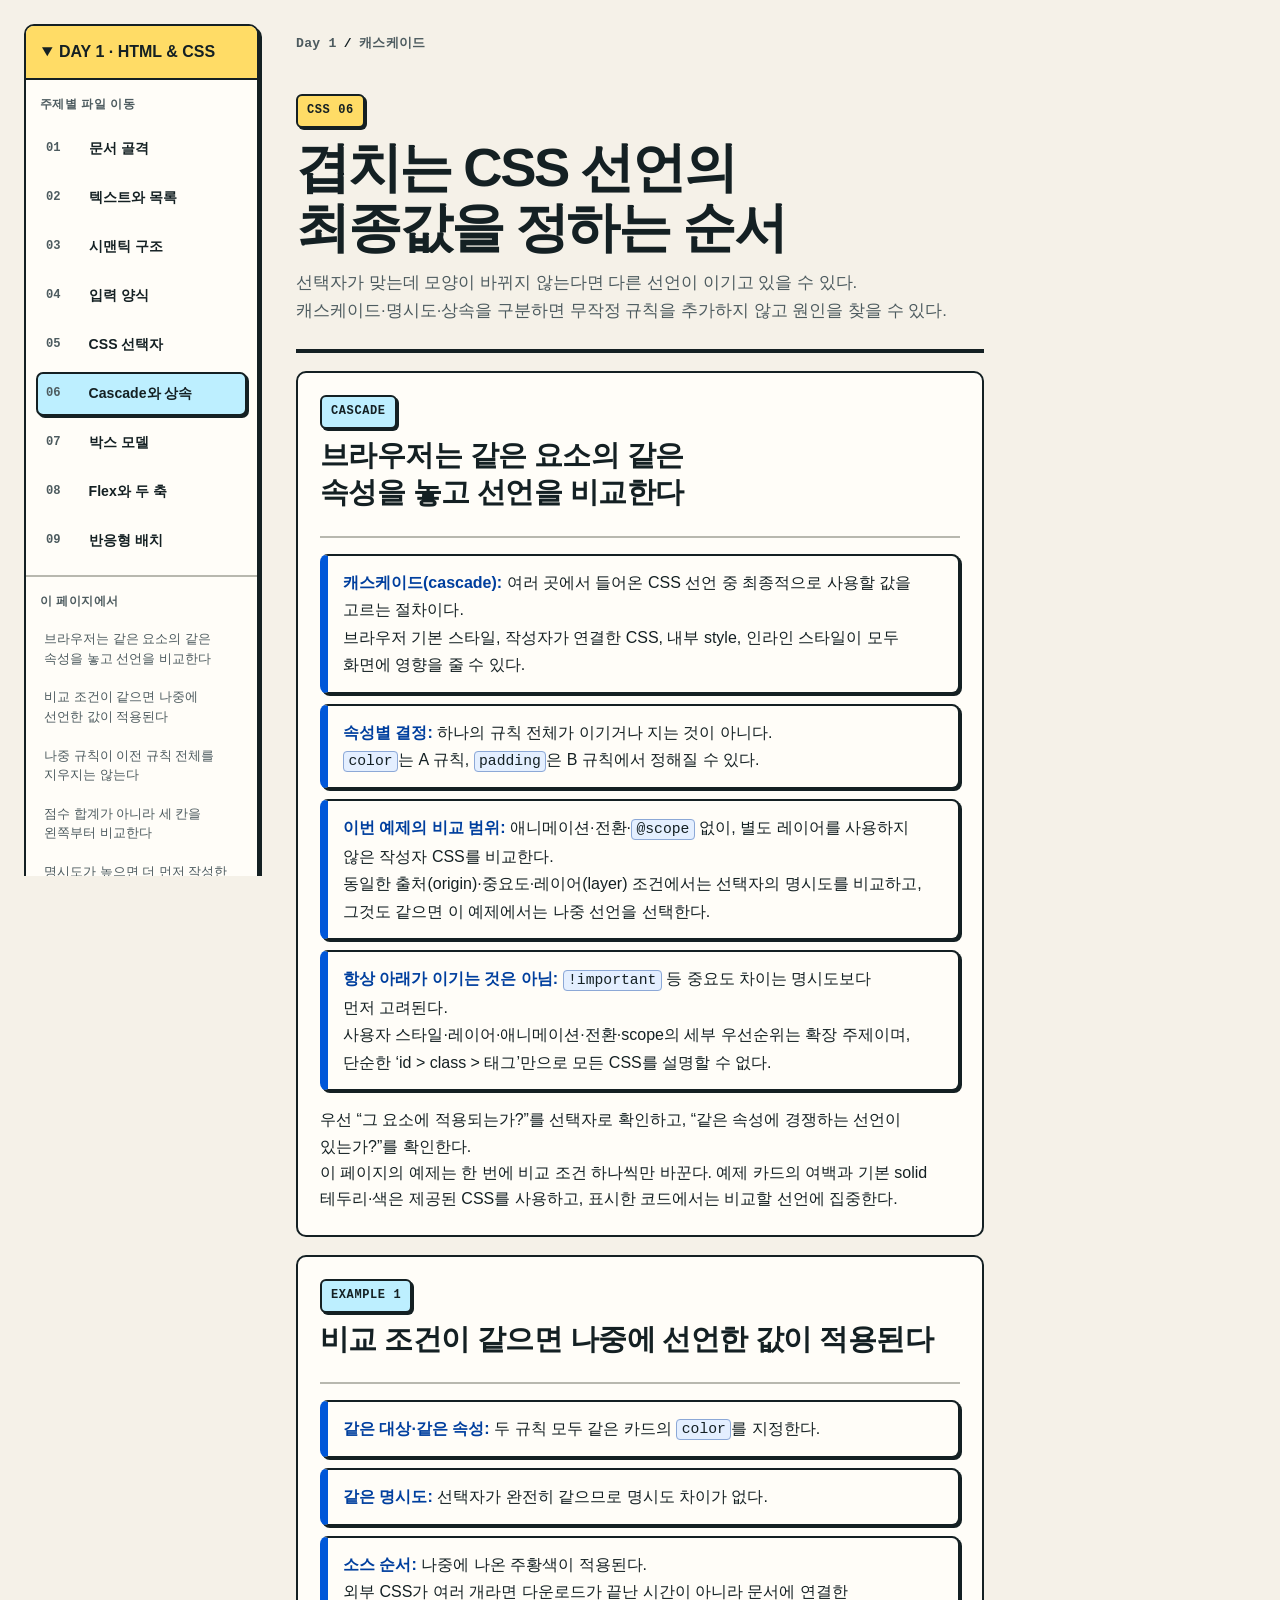
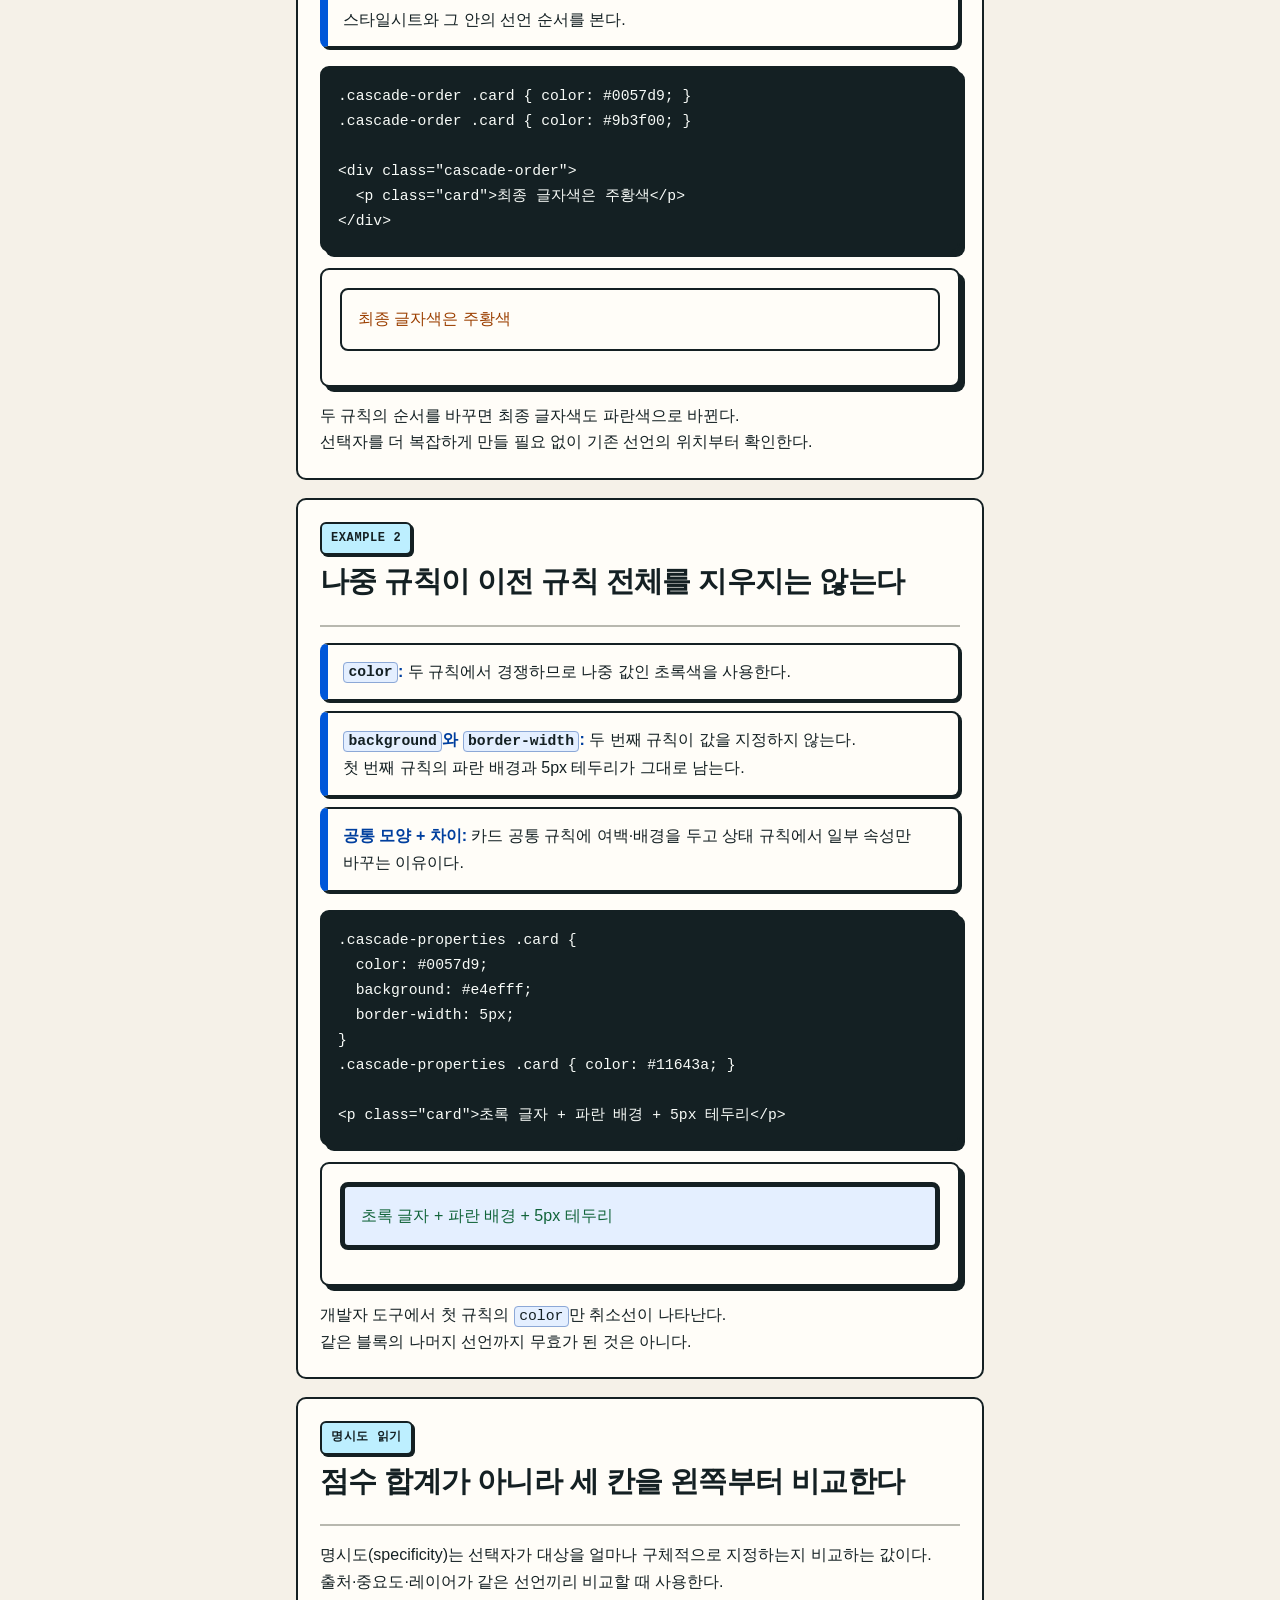
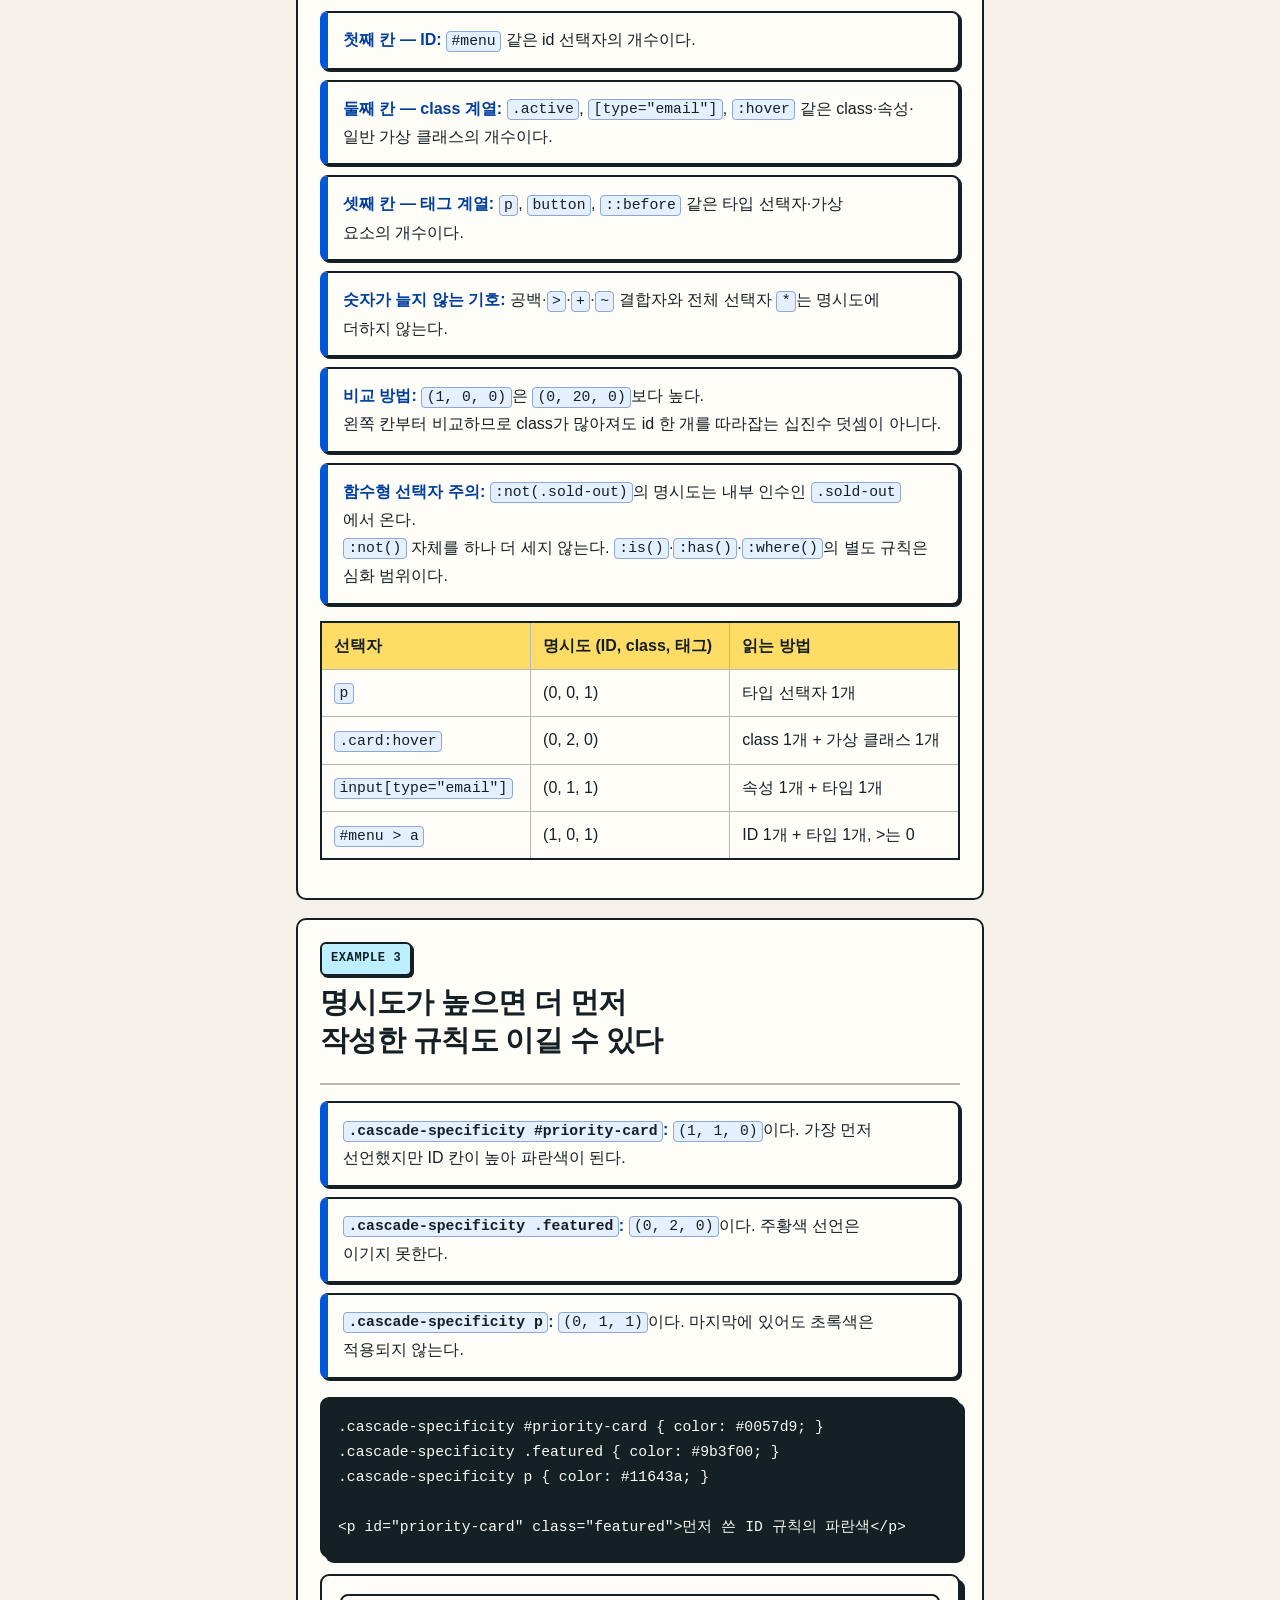
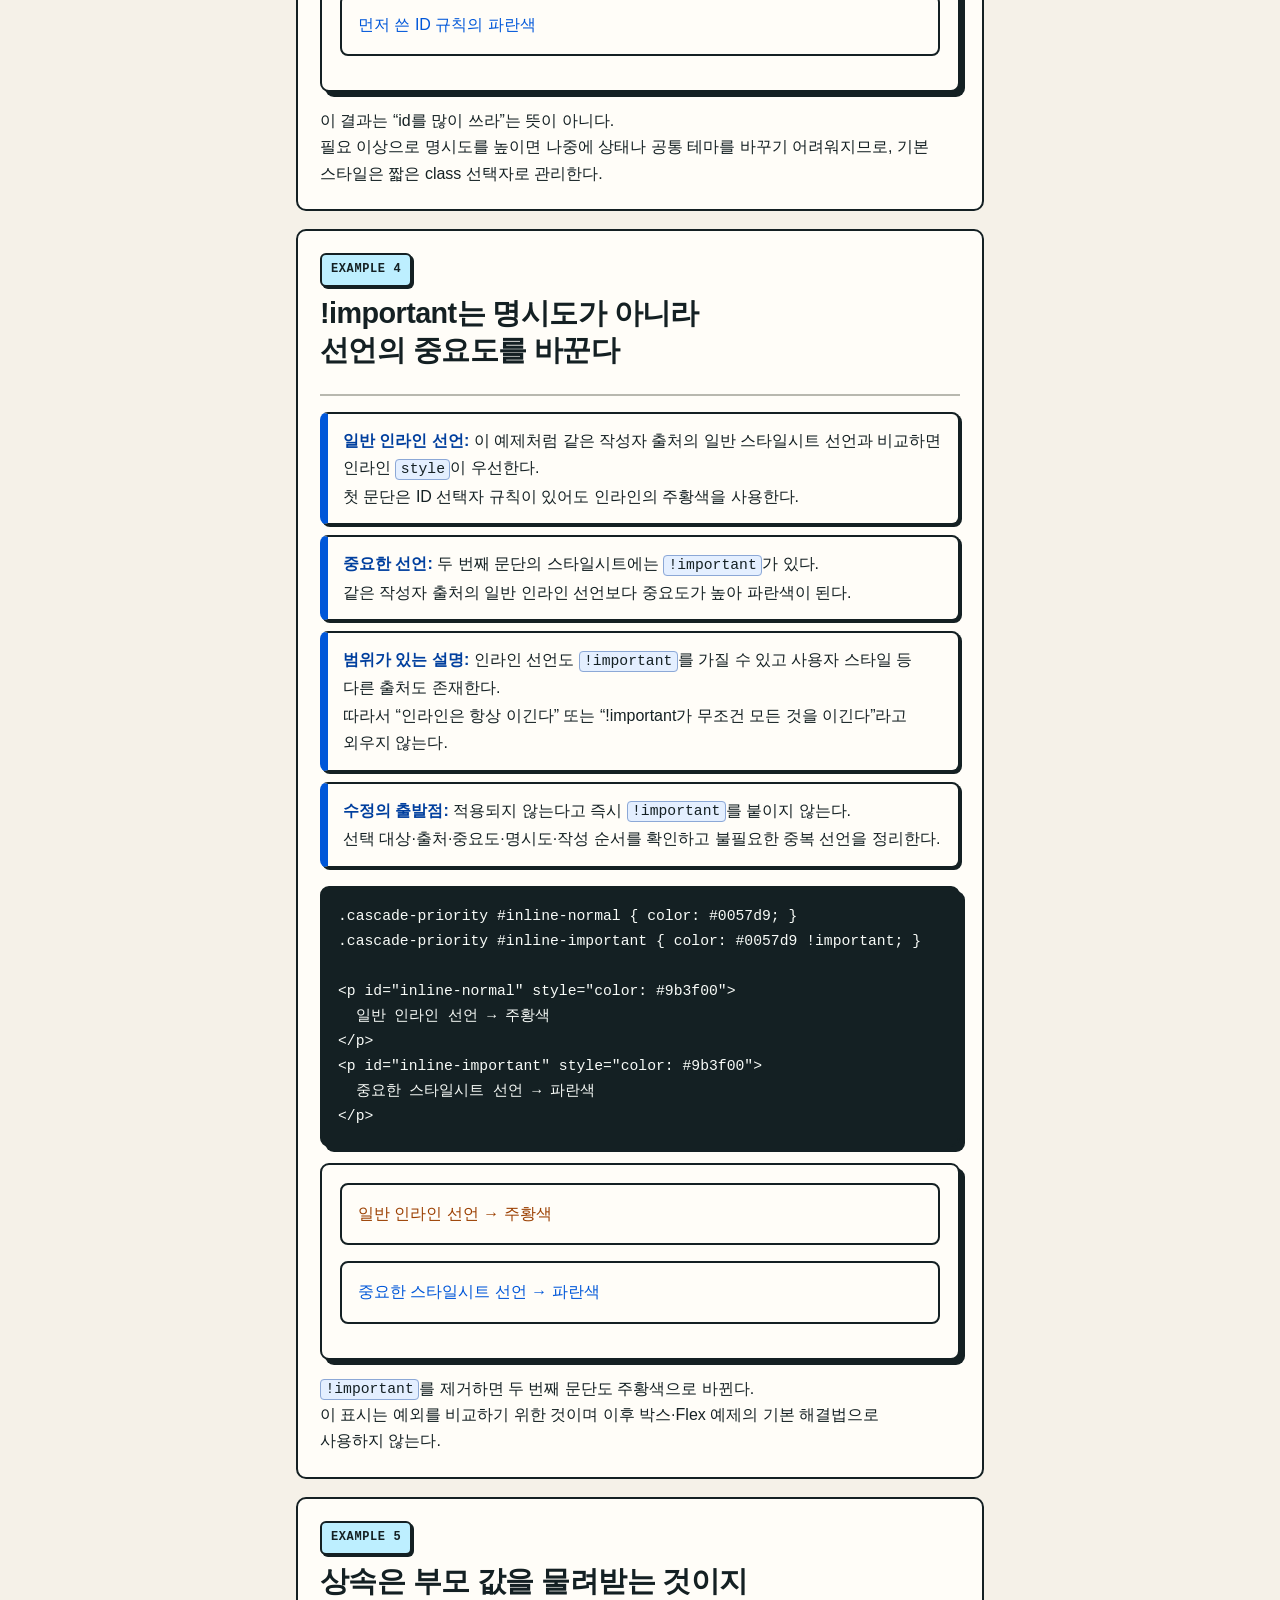
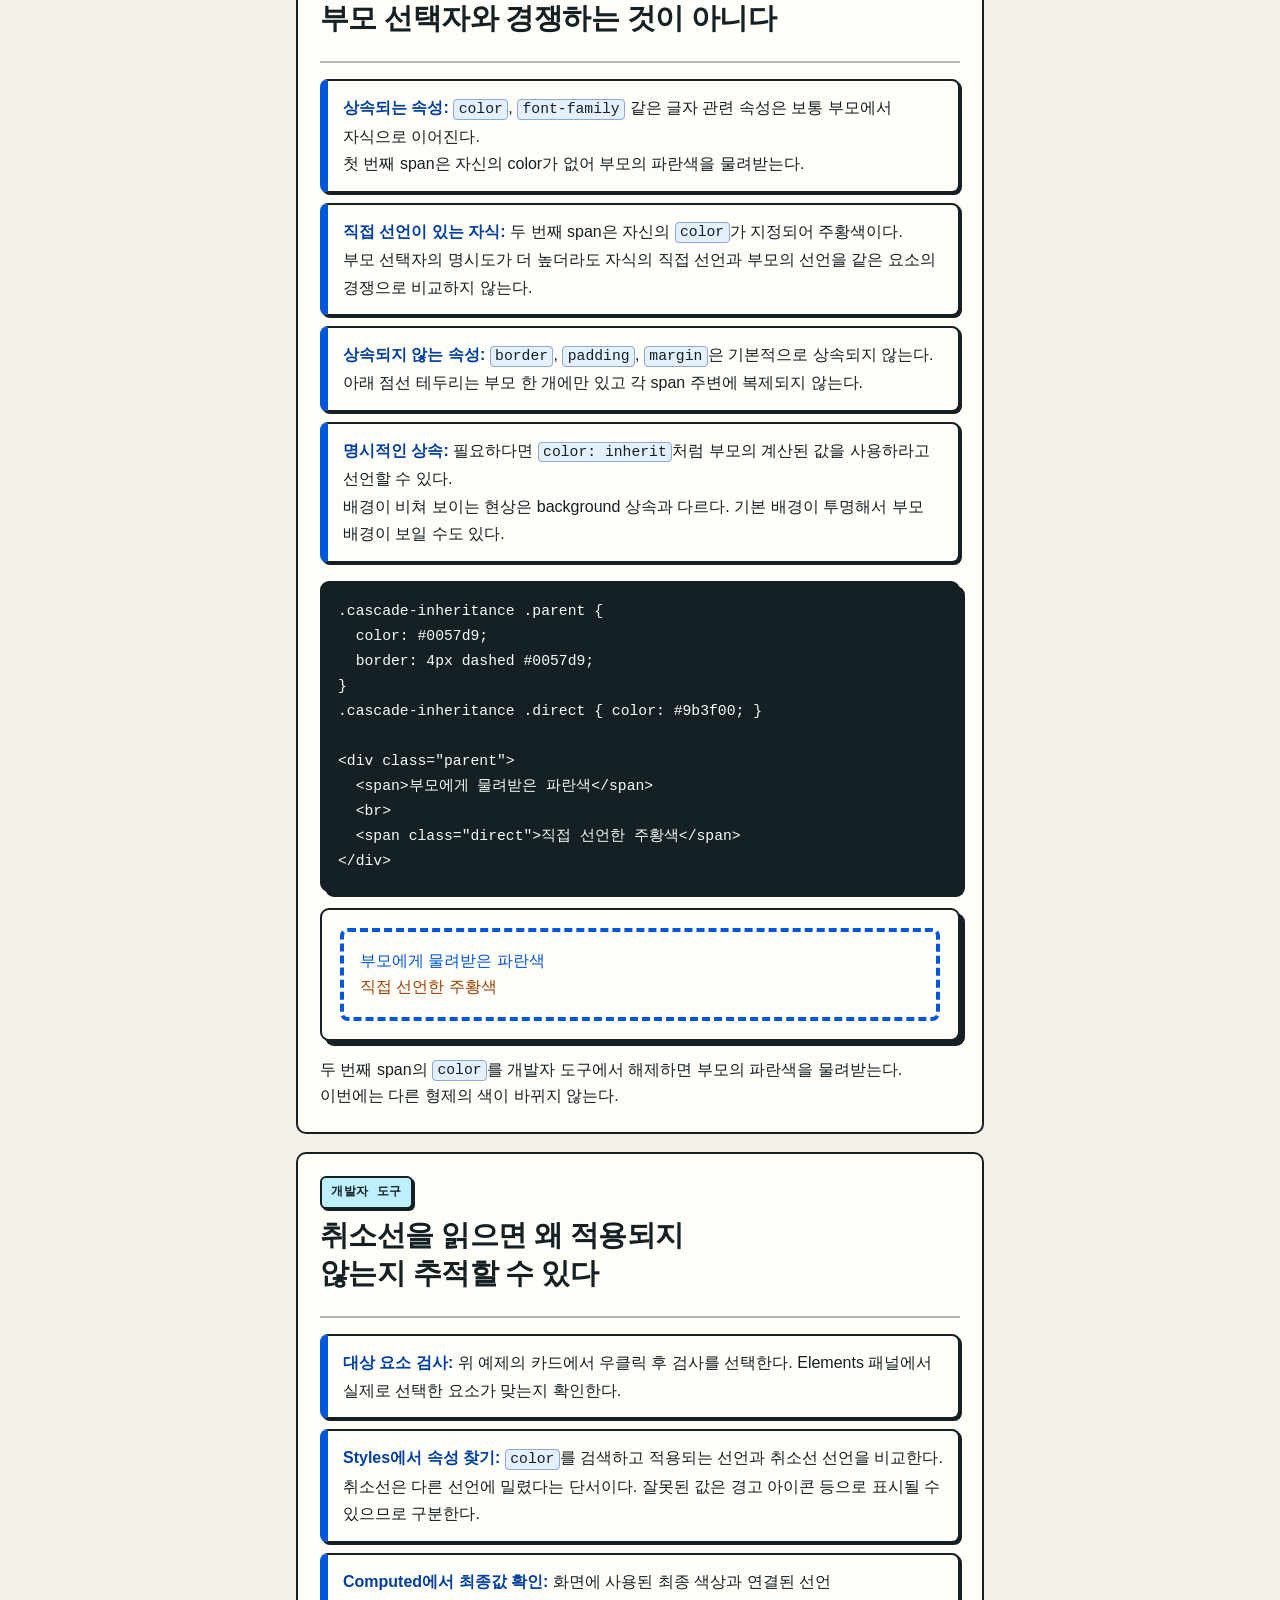
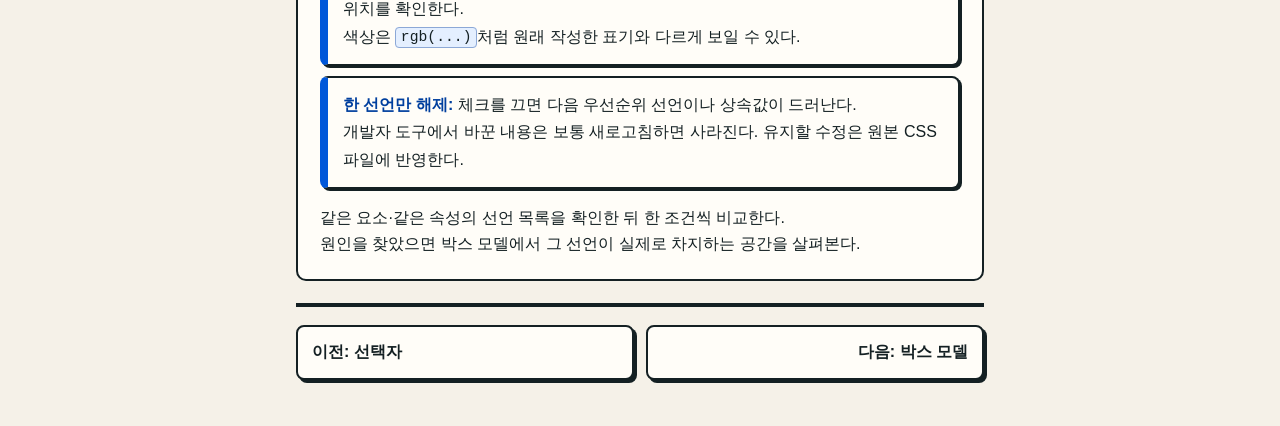
<file: day1-html-css/06-css-cascade.html>
<!doctype html>
<html lang="ko">
  <head>
    <meta charset="UTF-8" />
    <meta name="viewport" content="width=device-width, initial-scale=1.0" />
    <title>CSS 캐스케이드 — 겹치는 선언의 최종값 결정하기</title>
    <link rel="icon" href="data:," />
    <link rel="stylesheet" href="../assets/lesson.css" />
    <link rel="stylesheet" href="../assets/day1.css" />
    <script src="../assets/day1-nav.js" defer></script>
    <style>
      .cascade-order .card,
      .cascade-properties .card,
      .cascade-specificity p,
      .cascade-priority p,
      .cascade-inheritance .parent {
        padding: 16px;
        border: 2px solid #142023;
        border-radius: 8px;
        background: #fffdf8;
      }
      .table-wrap {
        max-width: 100%;
        overflow-x: auto;
      }
      /* ***** TODO 1. 같은 선택자의 color를 두 번 선언하여 소스 순서 확인하기 ***** */
      .cascade-order .card {
        color: #0057d9;
      }
      .cascade-order .card {
        color: #9b3f00;
      }
      /* ************************************************************** */
      /* ***** TODO 2. 서로 다른 속성은 유지되고 같은 속성만 경쟁하는 규칙 작성하기 ***** */
      .cascade-properties .card {
        color: #0057d9;
        background: #e4efff;
        border-width: 5px;
      }
      .cascade-properties .card {
        color: #11643a;
      }
      /* ************************************************************** */
      /* ***** TODO 3. id, class, 태그의 명시도 비교 규칙 작성하기 ***** */
      .cascade-specificity #priority-card {
        color: #0057d9;
      }
      .cascade-specificity .featured {
        color: #9b3f00;
      }
      .cascade-specificity p {
        color: #11643a;
      }
      /* ************************************************************** */
      /* ***** TODO 4. 일반 선언과 중요한 선언을 인라인 스타일과 비교하기 ***** */
      .cascade-priority #inline-normal {
        color: #0057d9;
      }
      .cascade-priority #inline-important {
        color: #0057d9 !important;
      }
      /* ************************************************************** */
      /* ***** TODO 5. 부모에게 상속받은 값과 자식에게 직접 지정한 값 비교하기 ***** */
      .cascade-inheritance .parent {
        color: #0057d9;
        border: 4px dashed #0057d9;
      }
      .cascade-inheritance .direct {
        color: #9b3f00;
      }
      /* ************************************************************** */
    </style>
  </head>
  <body class="lesson-page has-day1-sidebar">
    <a class="skip-link" href="#lesson-content">본문으로 건너뛰기</a>
    <main id="lesson-content" class="lesson-shell">
      <nav class="lesson-breadcrumb" aria-label="현재 위치">
        <span>Day 1</span><span>캐스케이드</span>
      </nav>
      <header class="lesson-hero">
        <p class="lesson-kicker">CSS 06</p>
        <h1>겹치는 CSS 선언의 최종값을 정하는 순서</h1>
        <p class="lesson-lead">
          선택자가 맞는데 모양이 바뀌지 않는다면 다른 선언이 이기고 있을 수
          있다.<br />캐스케이드·명시도·상속을 구분하면 무작정 규칙을 추가하지
          않고 원인을 찾을 수 있다.
        </p>
      </header>

      <section class="lesson-section">
        <div class="section-heading">
          <p class="section-kicker">CASCADE</p>
          <h2>브라우저는 같은 요소의 같은 속성을 놓고 선언을 비교한다</h2>
        </div>
        <ul class="lesson-points">
          <li>
            <strong>캐스케이드(cascade):</strong> 여러 곳에서 들어온 CSS 선언 중
            최종적으로 사용할 값을 고르는 절차이다.<br />브라우저 기본 스타일,
            작성자가 연결한 CSS, 내부 style, 인라인 스타일이 모두 화면에 영향을
            줄 수 있다.
          </li>
          <li>
            <strong>속성별 결정:</strong> 하나의 규칙 전체가 이기거나 지는 것이
            아니다.<br /><code>color</code>는 A 규칙, <code>padding</code>은 B
            규칙에서 정해질 수 있다.
          </li>
          <li>
            <strong>이번 예제의 비교 범위:</strong> 애니메이션·전환·<code
              >@scope</code
            >
            없이, 별도 레이어를 사용하지 않은 작성자 CSS를 비교한다.<br />동일한
            출처(origin)·중요도·레이어(layer) 조건에서는 선택자의 명시도를
            비교하고, 그것도 같으면 이 예제에서는 나중 선언을 선택한다.
          </li>
          <li>
            <strong>항상 아래가 이기는 것은 아님:</strong>
            <code>!important</code> 등 중요도 차이는 명시도보다 먼저
            고려된다.<br />사용자 스타일·레이어·애니메이션·전환·scope의 세부
            우선순위는 확장 주제이며, 단순한 ‘id &gt; class &gt; 태그’만으로
            모든 CSS를 설명할 수 없다.
          </li>
        </ul>
        <p>
          우선 “그 요소에 적용되는가?”를 선택자로 확인하고, “같은 속성에
          경쟁하는 선언이 있는가?”를 확인한다.<br />이 페이지의 예제는 한 번에
          비교 조건 하나씩만 바꾼다. 예제 카드의 여백과 기본 solid 테두리·색은
          제공된 CSS를 사용하고, 표시한 코드에서는 비교할 선언에 집중한다.
        </p>
      </section>

      <section class="lesson-section">
        <div class="section-heading">
          <p class="section-kicker">EXAMPLE 1</p>
          <h2>비교 조건이 같으면 나중에 선언한 값이 적용된다</h2>
        </div>
        <ul class="lesson-points">
          <li>
            <strong>같은 대상·같은 속성:</strong> 두 규칙 모두 같은 카드의
            <code>color</code>를 지정한다.
          </li>
          <li>
            <strong>같은 명시도:</strong> 선택자가 완전히 같으므로 명시도 차이가
            없다.
          </li>
          <li>
            <strong>소스 순서:</strong> 나중에 나온 주황색이 적용된다.<br />외부
            CSS가 여러 개라면 다운로드가 끝난 시간이 아니라 문서에 연결한
            스타일시트와 그 안의 선언 순서를 본다.
          </li>
        </ul>
        <pre><code>.cascade-order .card { color: #0057d9; }
.cascade-order .card { color: #9b3f00; }

&lt;div class="cascade-order"&gt;
  &lt;p class="card"&gt;최종 글자색은 주황색&lt;/p&gt;
&lt;/div&gt;</code></pre>
        <div class="demo-surface cascade-order">
          <p class="card">최종 글자색은 주황색</p>
        </div>
        <p>
          두 규칙의 순서를 바꾸면 최종 글자색도 파란색으로 바뀐다.<br />선택자를
          더 복잡하게 만들 필요 없이 기존 선언의 위치부터 확인한다.
        </p>
      </section>

      <section class="lesson-section">
        <div class="section-heading">
          <p class="section-kicker">EXAMPLE 2</p>
          <h2>나중 규칙이 이전 규칙 전체를 지우지는 않는다</h2>
        </div>
        <ul class="lesson-points">
          <li>
            <strong><code>color</code>:</strong> 두 규칙에서 경쟁하므로 나중
            값인 초록색을 사용한다.
          </li>
          <li>
            <strong
              ><code>background</code>와 <code>border-width</code>:</strong
            >
            두 번째 규칙이 값을 지정하지 않는다.<br />첫 번째 규칙의 파란 배경과
            5px 테두리가 그대로 남는다.
          </li>
          <li>
            <strong>공통 모양 + 차이:</strong> 카드 공통 규칙에 여백·배경을 두고
            상태 규칙에서 일부 속성만 바꾸는 이유이다.
          </li>
        </ul>
        <pre><code>.cascade-properties .card {
  color: #0057d9;
  background: #e4efff;
  border-width: 5px;
}
.cascade-properties .card { color: #11643a; }

&lt;p class="card"&gt;초록 글자 + 파란 배경 + 5px 테두리&lt;/p&gt;</code></pre>
        <div class="demo-surface cascade-properties">
          <p class="card">초록 글자 + 파란 배경 + 5px 테두리</p>
        </div>
        <p>
          개발자 도구에서 첫 규칙의 <code>color</code>만 취소선이 나타난다.<br />같은
          블록의 나머지 선언까지 무효가 된 것은 아니다.
        </p>
      </section>

      <section class="lesson-section">
        <div class="section-heading">
          <p class="section-kicker">명시도 읽기</p>
          <h2>점수 합계가 아니라 세 칸을 왼쪽부터 비교한다</h2>
        </div>
        <p>
          명시도(specificity)는 선택자가 대상을 얼마나 구체적으로 지정하는지
          비교하는 값이다.<br />출처·중요도·레이어가 같은 선언끼리 비교할 때
          사용한다.
        </p>
        <ul class="lesson-points">
          <li>
            <strong>첫째 칸 — ID:</strong> <code>#menu</code> 같은 id 선택자의
            개수이다.
          </li>
          <li>
            <strong>둘째 칸 — class 계열:</strong> <code>.active</code>,
            <code>[type="email"]</code>, <code>:hover</code> 같은
            class·속성·일반 가상 클래스의 개수이다.
          </li>
          <li>
            <strong>셋째 칸 — 태그 계열:</strong> <code>p</code>,
            <code>button</code>, <code>::before</code> 같은 타입 선택자·가상
            요소의 개수이다.
          </li>
          <li>
            <strong>숫자가 늘지 않는 기호:</strong>
            공백·<code>&gt;</code>·<code>+</code>·<code>~</code> 결합자와 전체
            선택자 <code>*</code>는 명시도에 더하지 않는다.
          </li>
          <li>
            <strong>비교 방법:</strong> <code>(1, 0, 0)</code>은
            <code>(0, 20, 0)</code>보다 높다.<br />왼쪽 칸부터 비교하므로
            class가 많아져도 id 한 개를 따라잡는 십진수 덧셈이 아니다.
          </li>
          <li>
            <strong>함수형 선택자 주의:</strong> <code>:not(.sold-out)</code>의
            명시도는 내부 인수인 <code>.sold-out</code>에서 온다.<br /><code
              >:not()</code
            >
            자체를 하나 더 세지 않는다.
            <code>:is()</code>·<code>:has()</code>·<code>:where()</code>의 별도
            규칙은 심화 범위이다.
          </li>
        </ul>
        <div class="table-wrap">
          <table>
            <thead>
              <tr>
                <th>선택자</th>
                <th>명시도 (ID, class, 태그)</th>
                <th>읽는 방법</th>
              </tr>
            </thead>
            <tbody>
              <tr>
                <td><code>p</code></td>
                <td>(0, 0, 1)</td>
                <td>타입 선택자 1개</td>
              </tr>
              <tr>
                <td><code>.card:hover</code></td>
                <td>(0, 2, 0)</td>
                <td>class 1개 + 가상 클래스 1개</td>
              </tr>
              <tr>
                <td><code>input[type="email"]</code></td>
                <td>(0, 1, 1)</td>
                <td>속성 1개 + 타입 1개</td>
              </tr>
              <tr>
                <td><code>#menu &gt; a</code></td>
                <td>(1, 0, 1)</td>
                <td>ID 1개 + 타입 1개, &gt;는 0</td>
              </tr>
            </tbody>
          </table>
        </div>
      </section>

      <section class="lesson-section">
        <div class="section-heading">
          <p class="section-kicker">EXAMPLE 3</p>
          <h2>명시도가 높으면 더 먼저 작성한 규칙도 이길 수 있다</h2>
        </div>
        <ul class="lesson-points">
          <li>
            <strong><code>.cascade-specificity #priority-card</code>:</strong>
            <code>(1, 1, 0)</code>이다. 가장 먼저 선언했지만 ID 칸이 높아
            파란색이 된다.
          </li>
          <li>
            <strong><code>.cascade-specificity .featured</code>:</strong>
            <code>(0, 2, 0)</code>이다. 주황색 선언은 이기지 못한다.
          </li>
          <li>
            <strong><code>.cascade-specificity p</code>:</strong>
            <code>(0, 1, 1)</code>이다. 마지막에 있어도 초록색은 적용되지
            않는다.
          </li>
        </ul>
        <pre><code>.cascade-specificity #priority-card { color: #0057d9; }
.cascade-specificity .featured { color: #9b3f00; }
.cascade-specificity p { color: #11643a; }

&lt;p id="priority-card" class="featured"&gt;먼저 쓴 ID 규칙의 파란색&lt;/p&gt;</code></pre>
        <div class="demo-surface cascade-specificity">
          <p id="priority-card" class="featured">먼저 쓴 ID 규칙의 파란색</p>
        </div>
        <p>
          이 결과는 “id를 많이 쓰라”는 뜻이 아니다.<br />필요 이상으로 명시도를
          높이면 나중에 상태나 공통 테마를 바꾸기 어려워지므로, 기본 스타일은
          짧은 class 선택자로 관리한다.
        </p>
      </section>

      <section class="lesson-section">
        <div class="section-heading">
          <p class="section-kicker">EXAMPLE 4</p>
          <h2>!important는 명시도가 아니라 선언의 중요도를 바꾼다</h2>
        </div>
        <ul class="lesson-points">
          <li>
            <strong>일반 인라인 선언:</strong> 이 예제처럼 같은 작성자 출처의
            일반 스타일시트 선언과 비교하면 인라인 <code>style</code>이
            우선한다.<br />첫 문단은 ID 선택자 규칙이 있어도 인라인의 주황색을
            사용한다.
          </li>
          <li>
            <strong>중요한 선언:</strong> 두 번째 문단의 스타일시트에는
            <code>!important</code>가 있다.<br />같은 작성자 출처의 일반 인라인
            선언보다 중요도가 높아 파란색이 된다.
          </li>
          <li>
            <strong>범위가 있는 설명:</strong> 인라인 선언도
            <code>!important</code>를 가질 수 있고 사용자 스타일 등 다른 출처도
            존재한다.<br />따라서 “인라인은 항상 이긴다” 또는 “!important가
            무조건 모든 것을 이긴다”라고 외우지 않는다.
          </li>
          <li>
            <strong>수정의 출발점:</strong> 적용되지 않는다고 즉시
            <code>!important</code>를 붙이지 않는다.<br />선택
            대상·출처·중요도·명시도·작성 순서를 확인하고 불필요한 중복 선언을
            정리한다.
          </li>
        </ul>
        <pre><code>.cascade-priority #inline-normal { color: #0057d9; }
.cascade-priority #inline-important { color: #0057d9 !important; }

&lt;p id="inline-normal" style="color: #9b3f00"&gt;
  일반 인라인 선언 → 주황색
&lt;/p&gt;
&lt;p id="inline-important" style="color: #9b3f00"&gt;
  중요한 스타일시트 선언 → 파란색
&lt;/p&gt;</code></pre>
        <div class="demo-surface cascade-priority">
          <p id="inline-normal" style="color: #9b3f00">
            일반 인라인 선언 → 주황색
          </p>
          <p id="inline-important" style="color: #9b3f00">
            중요한 스타일시트 선언 → 파란색
          </p>
        </div>
        <p>
          <code>!important</code>를 제거하면 두 번째 문단도 주황색으로
          바뀐다.<br />이 표시는 예외를 비교하기 위한 것이며 이후 박스·Flex
          예제의 기본 해결법으로 사용하지 않는다.
        </p>
      </section>

      <section class="lesson-section">
        <div class="section-heading">
          <p class="section-kicker">EXAMPLE 5</p>
          <h2>
            상속은 부모 값을 물려받는 것이지 부모 선택자와 경쟁하는 것이 아니다
          </h2>
        </div>
        <ul class="lesson-points">
          <li>
            <strong>상속되는 속성:</strong> <code>color</code>,
            <code>font-family</code> 같은 글자 관련 속성은 보통 부모에서
            자식으로 이어진다.<br />첫 번째 span은 자신의 color가 없어 부모의
            파란색을 물려받는다.
          </li>
          <li>
            <strong>직접 선언이 있는 자식:</strong> 두 번째 span은 자신의
            <code>color</code>가 지정되어 주황색이다.<br />부모 선택자의
            명시도가 더 높더라도 자식의 직접 선언과 부모의 선언을 같은 요소의
            경쟁으로 비교하지 않는다.
          </li>
          <li>
            <strong>상속되지 않는 속성:</strong> <code>border</code>,
            <code>padding</code>, <code>margin</code>은 기본적으로 상속되지
            않는다.<br />아래 점선 테두리는 부모 한 개에만 있고 각 span 주변에
            복제되지 않는다.
          </li>
          <li>
            <strong>명시적인 상속:</strong> 필요하다면
            <code>color: inherit</code>처럼 부모의 계산된 값을 사용하라고 선언할
            수 있다.<br />배경이 비쳐 보이는 현상은 background 상속과 다르다.
            기본 배경이 투명해서 부모 배경이 보일 수도 있다.
          </li>
        </ul>
        <pre><code>.cascade-inheritance .parent {
  color: #0057d9;
  border: 4px dashed #0057d9;
}
.cascade-inheritance .direct { color: #9b3f00; }

&lt;div class="parent"&gt;
  &lt;span&gt;부모에게 물려받은 파란색&lt;/span&gt;
  &lt;br&gt;
  &lt;span class="direct"&gt;직접 선언한 주황색&lt;/span&gt;
&lt;/div&gt;</code></pre>
        <div class="demo-surface cascade-inheritance">
          <div class="parent">
            <span>부모에게 물려받은 파란색</span><br /><span class="direct"
              >직접 선언한 주황색</span
            >
          </div>
        </div>
        <p>
          두 번째 span의 <code>color</code>를 개발자 도구에서 해제하면 부모의
          파란색을 물려받는다.<br />이번에는 다른 형제의 색이 바뀌지 않는다.
        </p>
      </section>

      <section class="lesson-section">
        <div class="section-heading">
          <p class="section-kicker">개발자 도구</p>
          <h2>취소선을 읽으면 왜 적용되지 않는지 추적할 수 있다</h2>
        </div>
        <ol class="lesson-points">
          <li>
            <strong>대상 요소 검사:</strong> 위 예제의 카드에서 우클릭 후 검사를
            선택한다. Elements 패널에서 실제로 선택한 요소가 맞는지 확인한다.
          </li>
          <li>
            <strong>Styles에서 속성 찾기:</strong> <code>color</code>를 검색하고
            적용되는 선언과 취소선 선언을 비교한다.<br />취소선은 다른 선언에
            밀렸다는 단서이다. 잘못된 값은 경고 아이콘 등으로 표시될 수 있으므로
            구분한다.
          </li>
          <li>
            <strong>Computed에서 최종값 확인:</strong> 화면에 사용된 최종 색상과
            연결된 선언 위치를 확인한다.<br />색상은 <code>rgb(...)</code>처럼
            원래 작성한 표기와 다르게 보일 수 있다.
          </li>
          <li>
            <strong>한 선언만 해제:</strong> 체크를 끄면 다음 우선순위 선언이나
            상속값이 드러난다.<br />개발자 도구에서 바꾼 내용은 보통
            새로고침하면 사라진다. 유지할 수정은 원본 CSS 파일에 반영한다.
          </li>
        </ol>
        <p>
          같은 요소·같은 속성의 선언 목록을 확인한 뒤 한 조건씩 비교한다.<br />원인을
          찾았으면 박스 모델에서 그 선언이 실제로 차지하는 공간을 살펴본다.
        </p>
      </section>
      <nav class="lesson-pagination" aria-label="차시 이동">
        <a href="05-css-link-selectors.html">이전: 선택자</a
        ><a href="07-cascade-box-type.html">다음: 박스 모델</a>
      </nav>
    </main>
  </body>
</html>
</file>
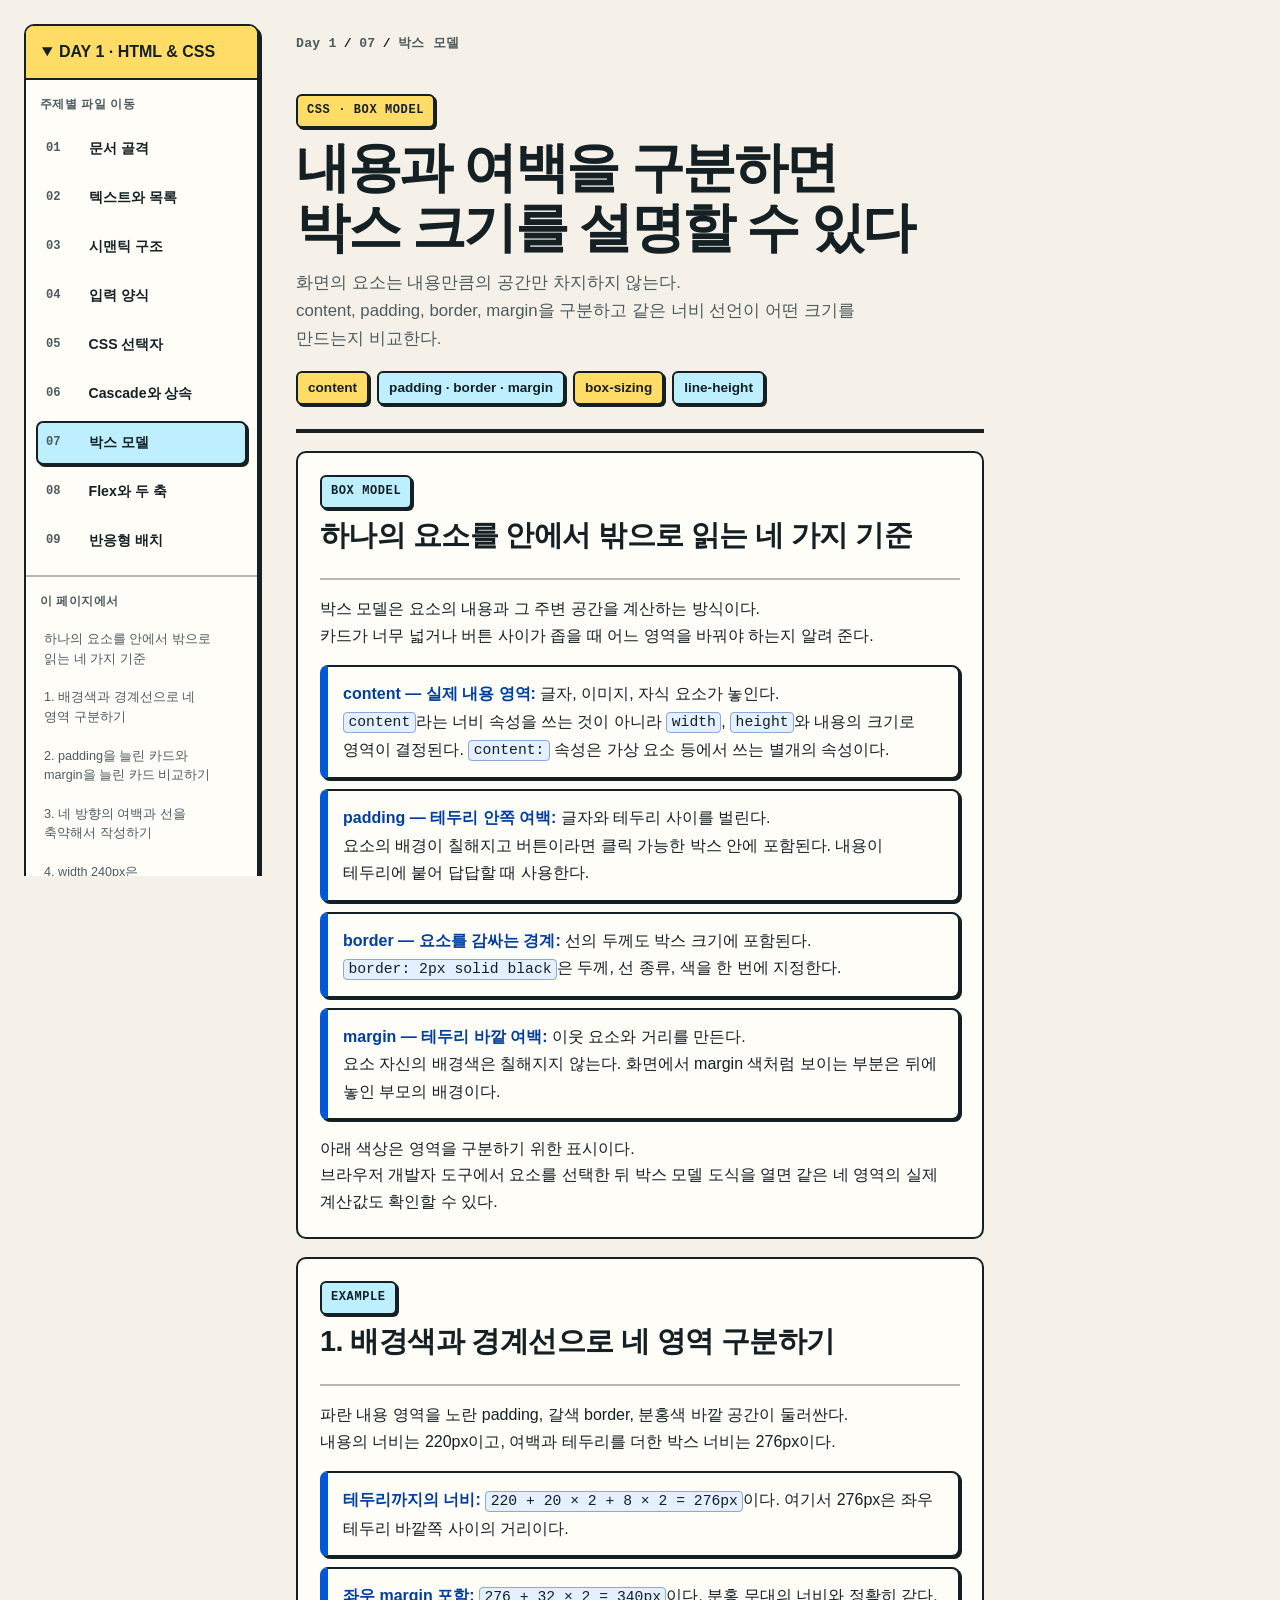
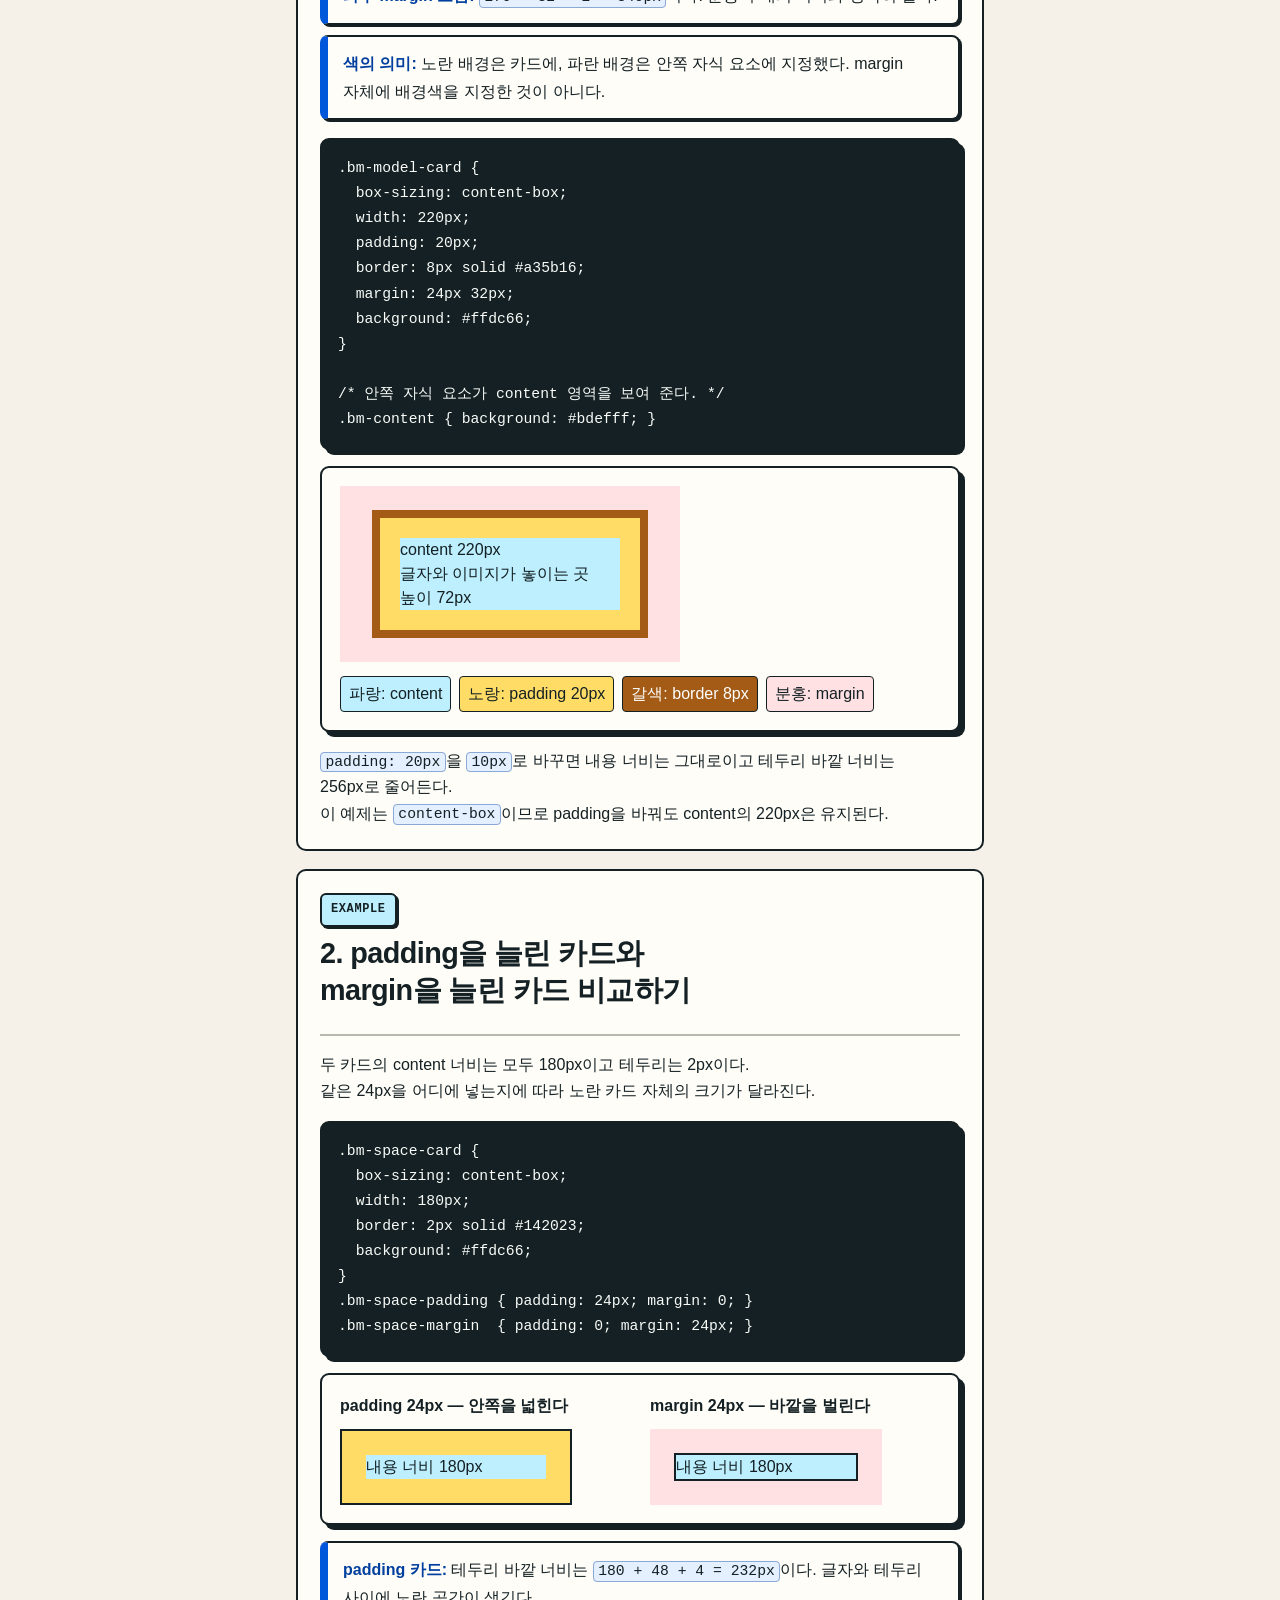
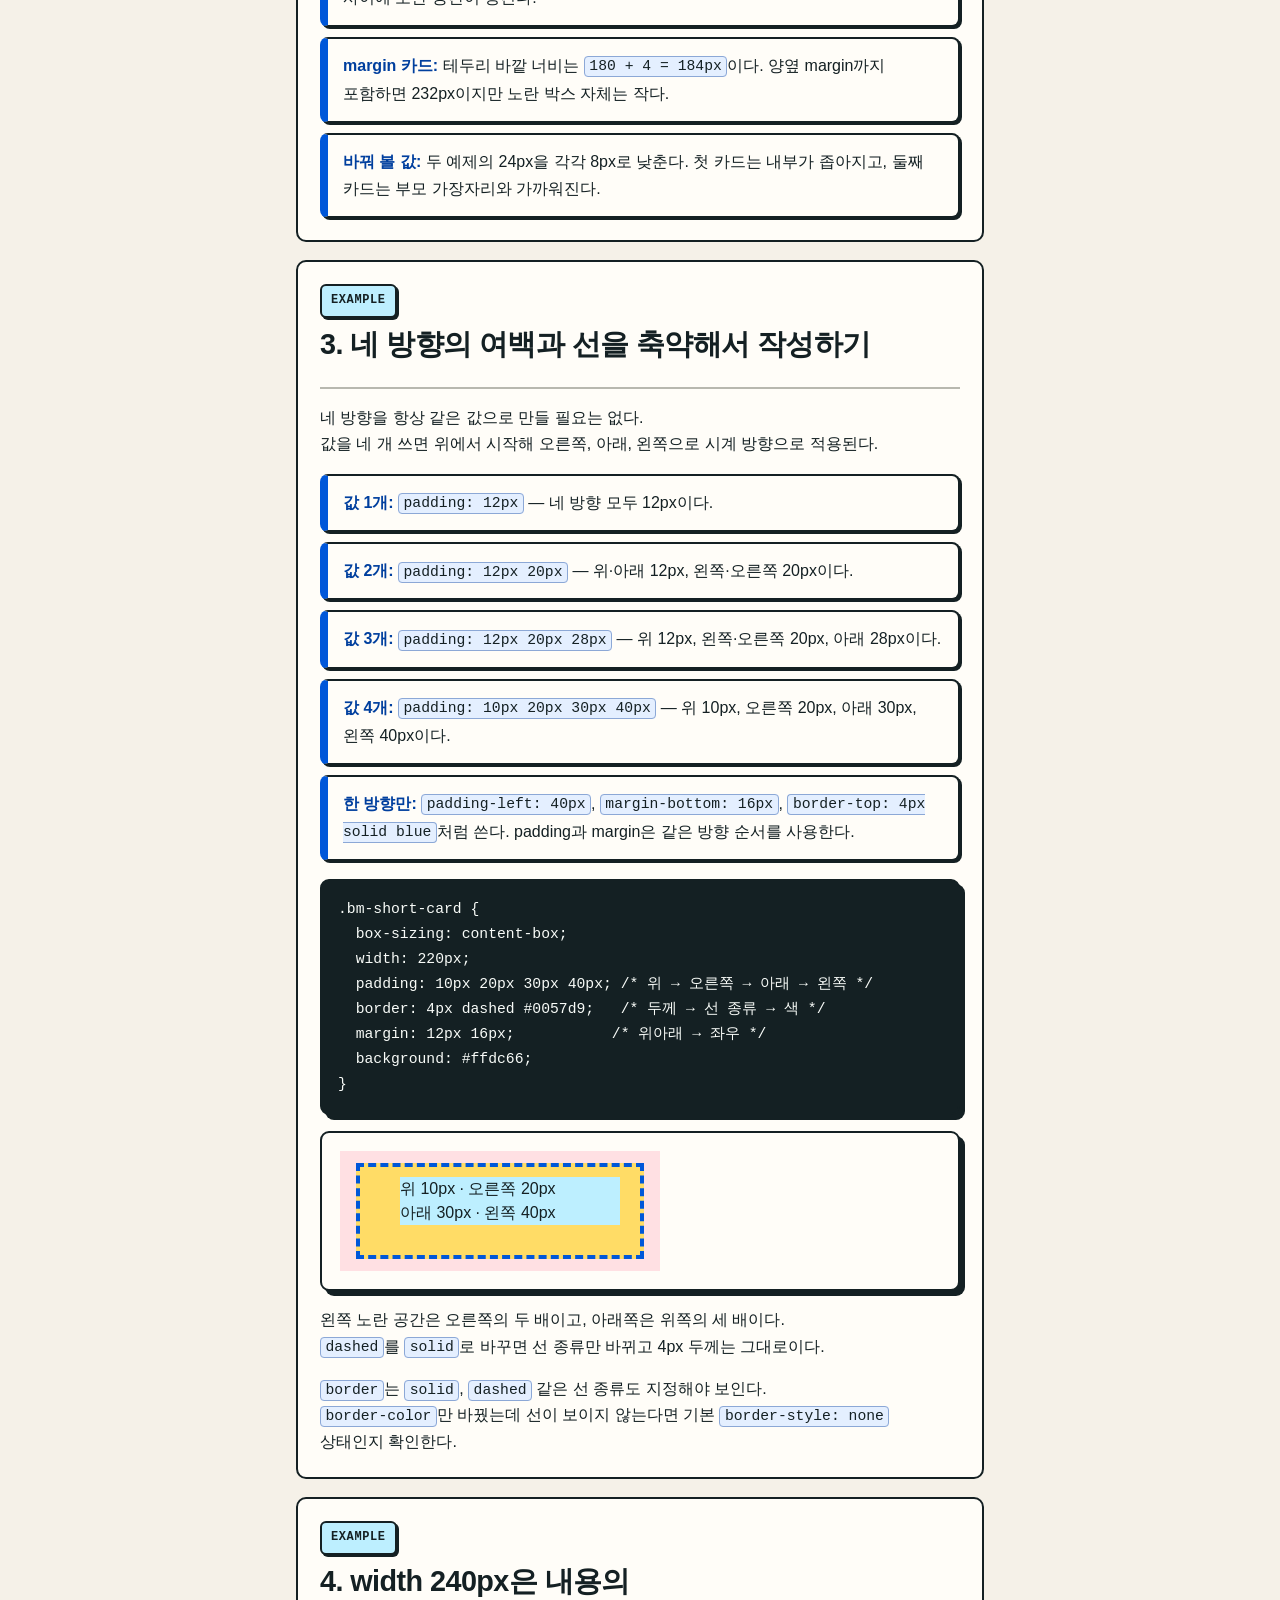
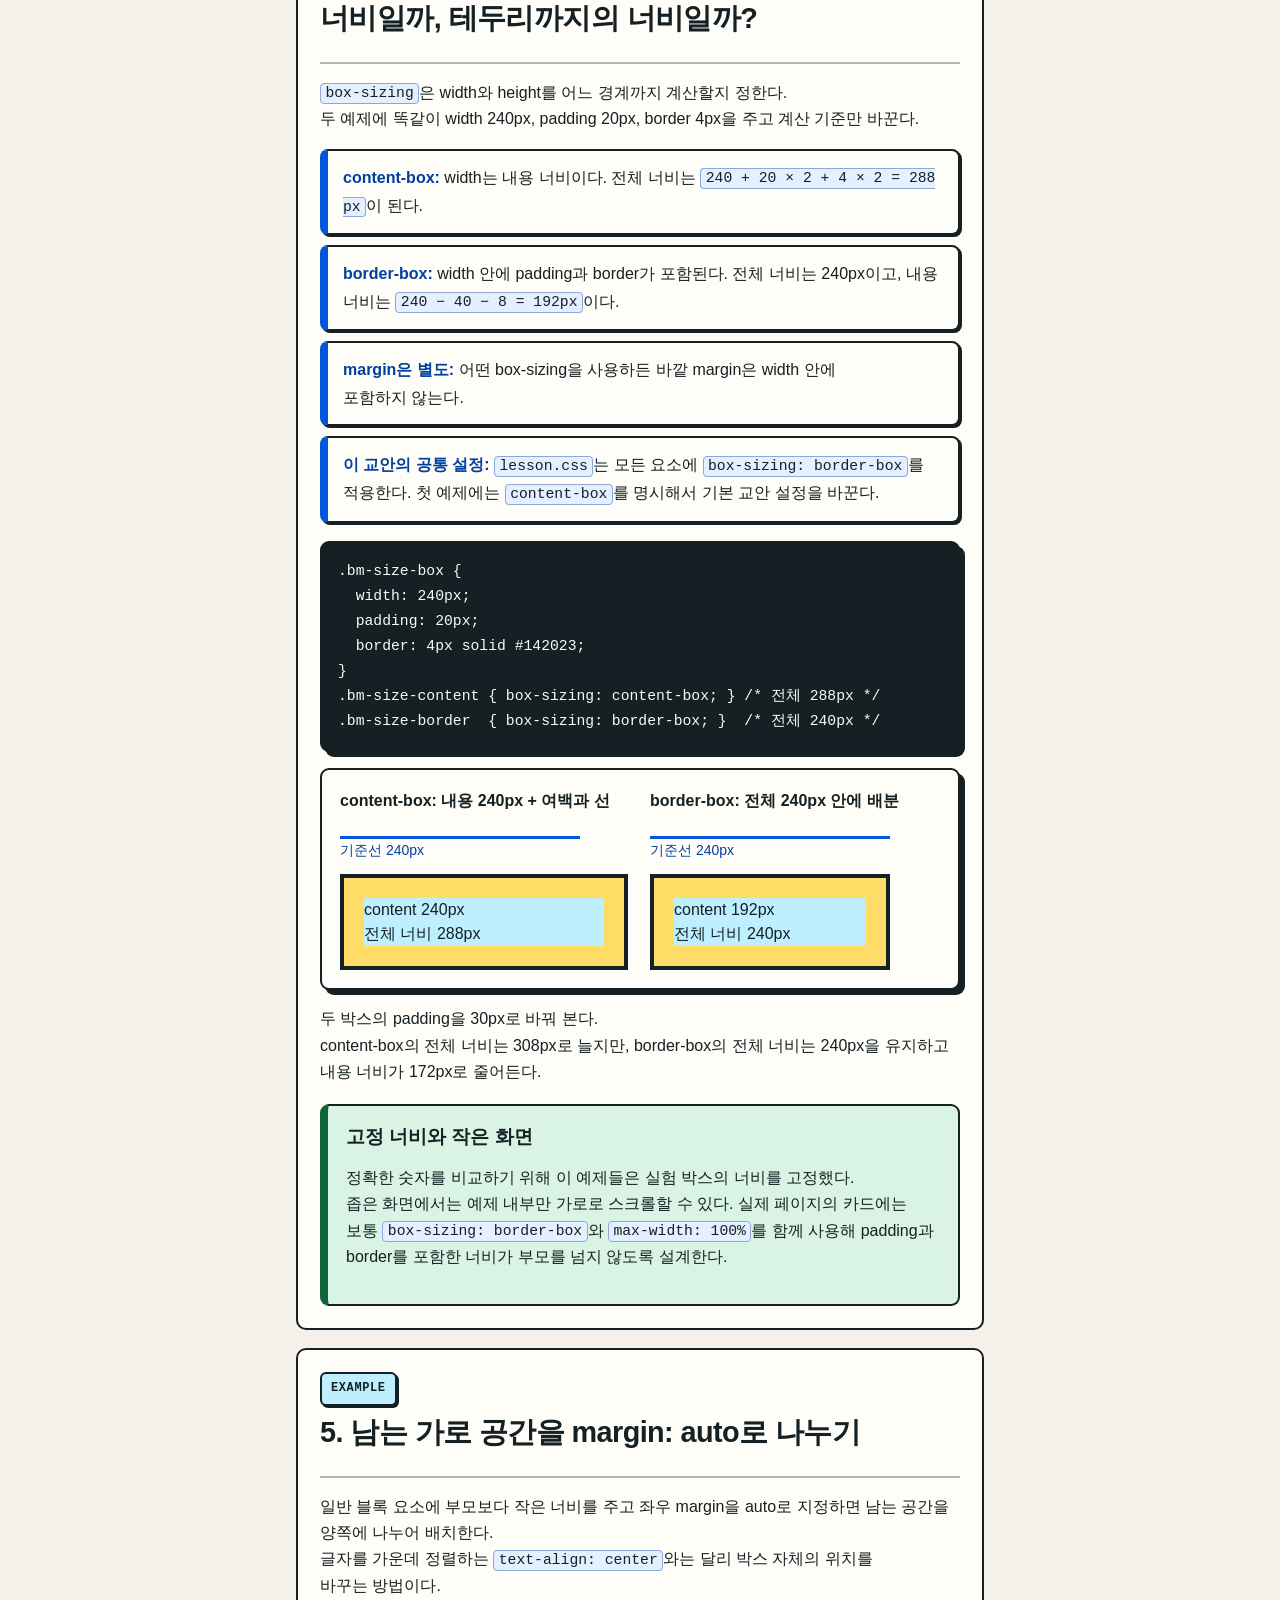
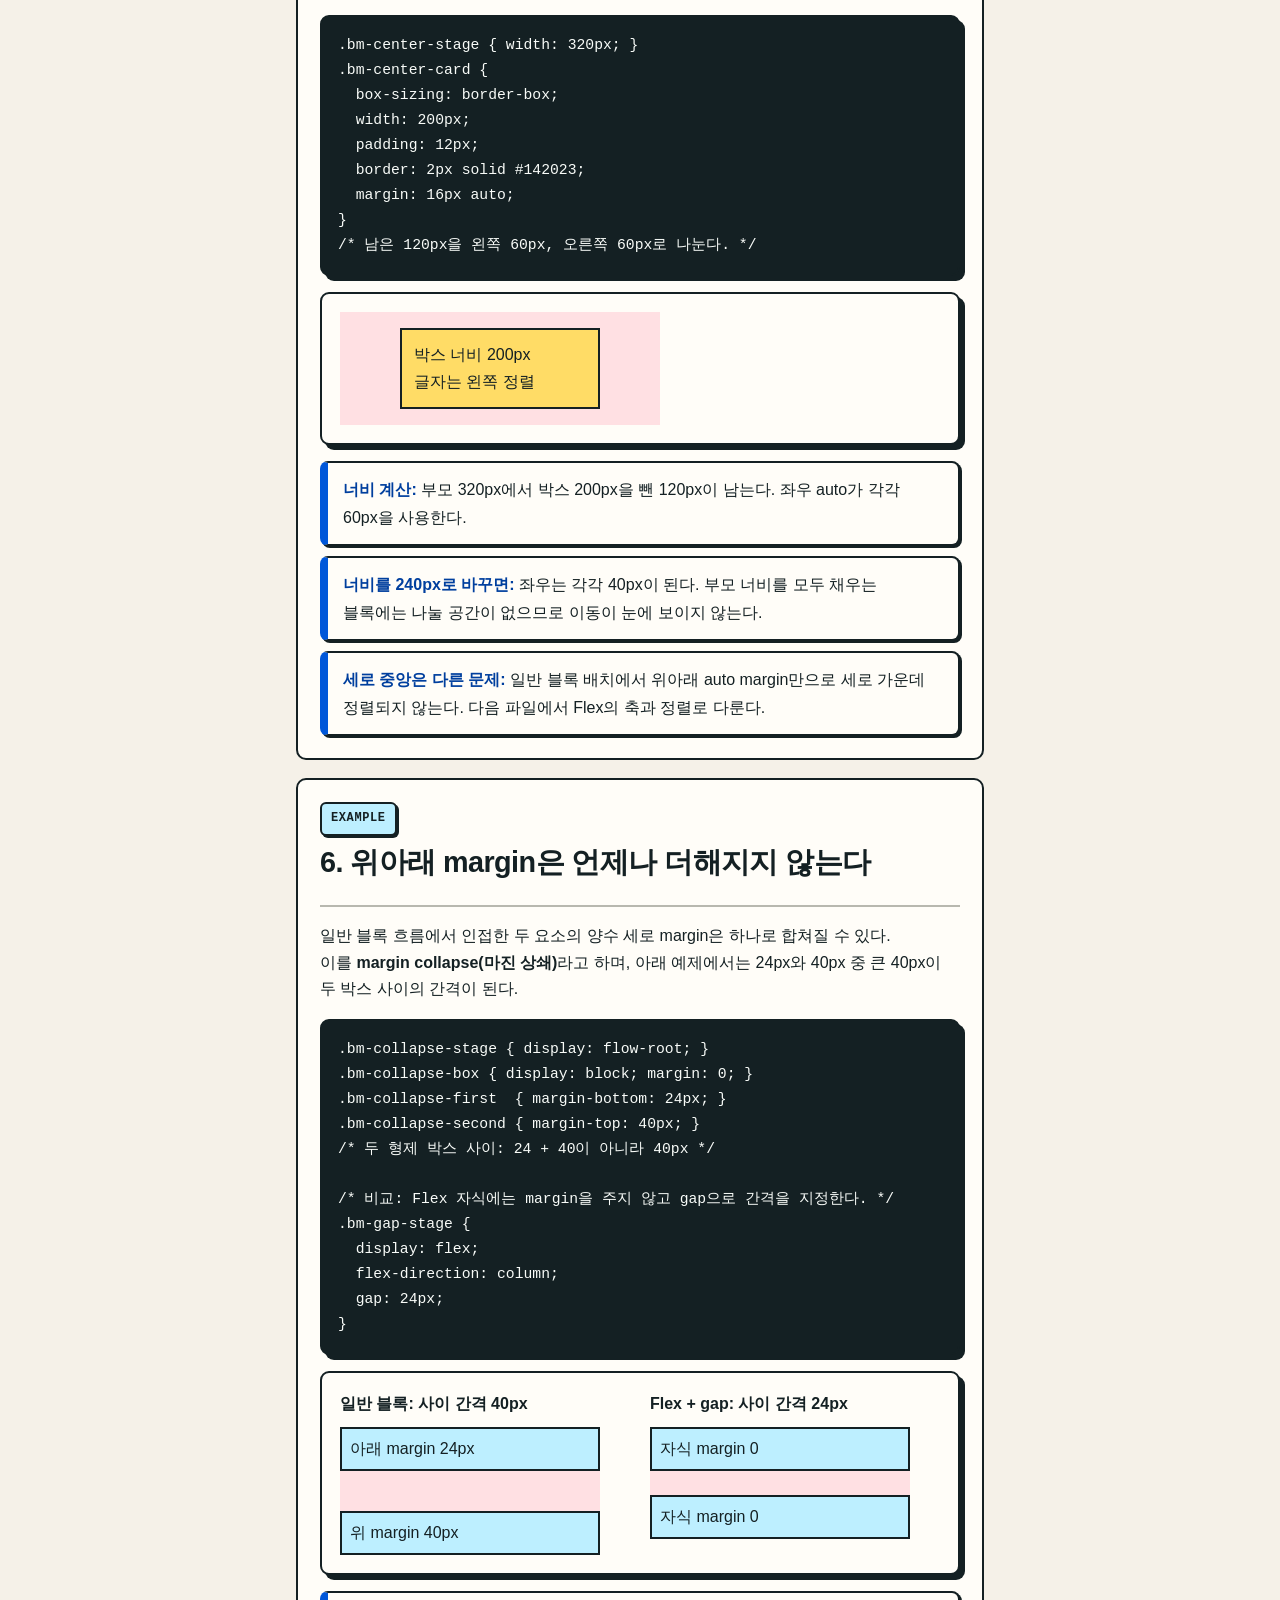
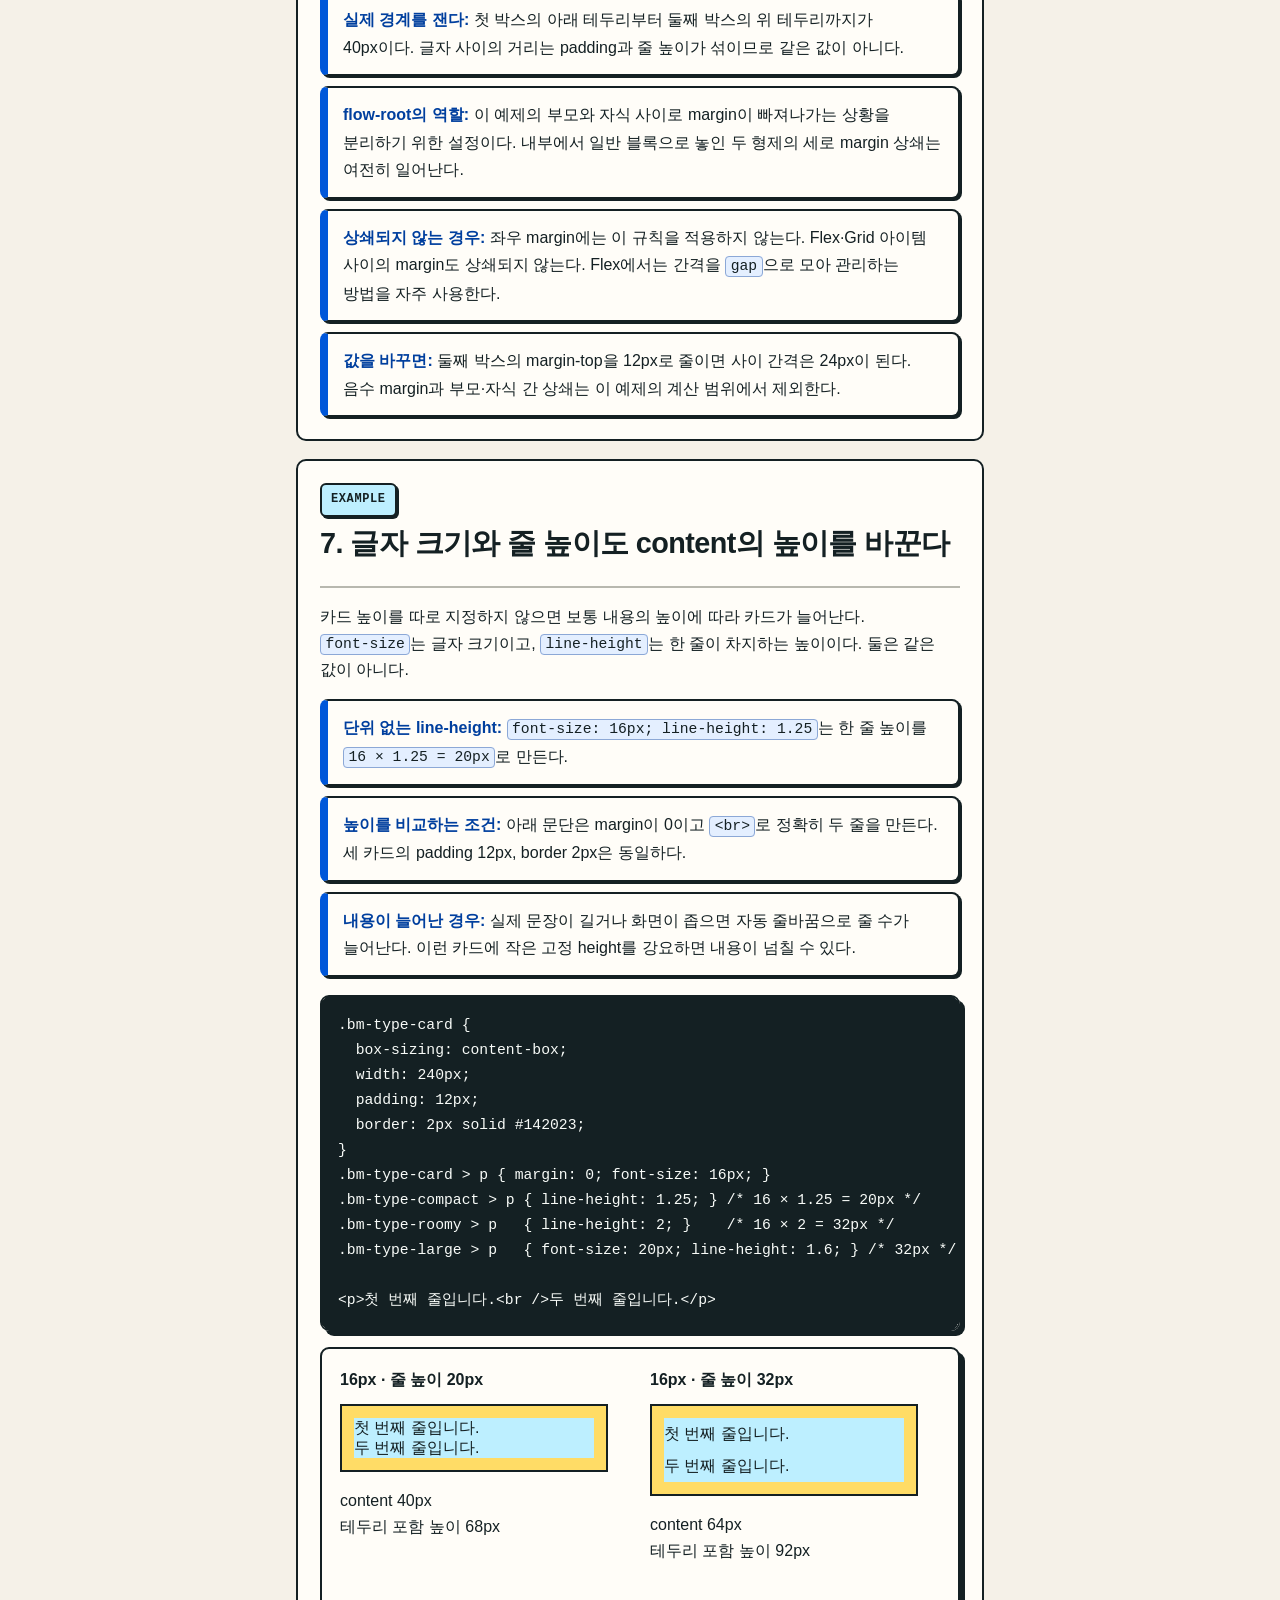
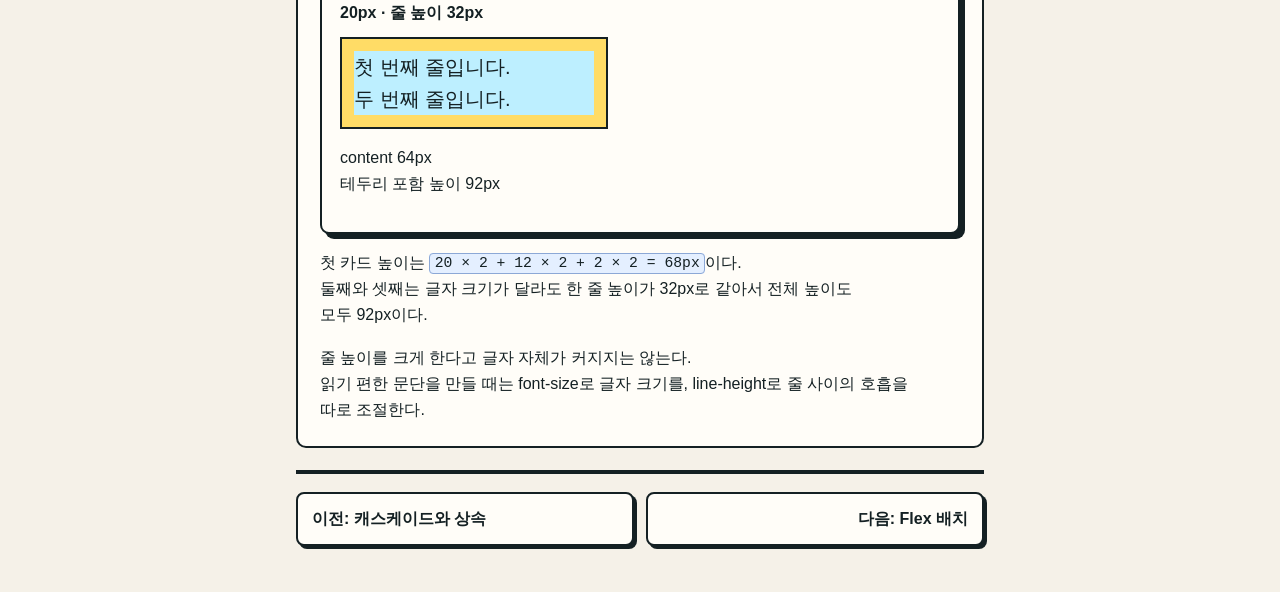
<file: day1-html-css/07-cascade-box-type.html>
<!doctype html>
<html lang="ko">
  <head>
    <meta charset="UTF-8" />
    <meta name="viewport" content="width=device-width, initial-scale=1.0" />
    <title>박스 모델과 글자가 차지하는 공간</title>
    <link rel="icon" href="data:," />
    <link rel="stylesheet" href="../assets/lesson.css" />
    <link rel="stylesheet" href="../assets/day1.css" />
    <script src="../assets/day1-nav.js" defer></script>
    <style>
      .bm-demo {
        color: #142023;
      }
      .bm-scroll {
        max-width: 100%;
        overflow-x: auto;
      }
      .bm-columns {
        display: flex;
        flex-wrap: wrap;
        gap: 20px;
        align-items: flex-start;
      }
      .bm-column {
        flex: 1 1 240px;
        min-width: 0;
      }
      .bm-caption {
        margin: 0 0 10px;
        font-weight: 800;
      }
      .bm-legend {
        display: flex;
        flex-wrap: wrap;
        gap: 8px;
        margin-top: 14px;
      }
      .bm-legend span {
        padding: 4px 8px;
        border: 1px solid #142023;
        border-radius: 4px;
      }
      .bm-legend .bm-content-key {
        background: #bdefff;
      }
      .bm-legend .bm-padding-key {
        background: #ffdc66;
      }
      .bm-legend .bm-border-key {
        background: #a35b16;
        color: white;
      }
      .bm-legend .bm-margin-key {
        background: #ffe0e3;
      }
      .bm-model-stage {
        display: flow-root;
        width: 340px;
        background: #ffe0e3;
      }
      .bm-model-card {
        box-sizing: content-box;
        width: 220px;
        /* ***** TODO 1. 내용 바깥에 padding, border, margin을 순서대로 작성하기 ***** */
        padding: 20px;
        border: 8px solid #a35b16;
        margin: 24px 32px;
        /* ************************************************************** */
        background: #ffdc66;
      }
      .bm-content {
        min-height: 72px;
        background: #bdefff;
        font-size: 16px;
        line-height: 24px;
      }
      .bm-space-stage {
        display: flow-root;
        width: 232px;
        background: #ffe0e3;
      }
      .bm-space-card {
        box-sizing: content-box;
        width: 180px;
        border: 2px solid #142023;
        background: #ffdc66;
      }
      .bm-space-card > div {
        background: #bdefff;
        font-size: 16px;
        line-height: 24px;
      }
      .bm-space-padding {
        /* ***** TODO 2. 테두리 안쪽을 24px 넓히고 바깥 여백을 0으로 지정하기 ***** */
        padding: 24px;
        margin: 0;
        /* ************************************************************** */
      }
      .bm-space-margin {
        /* ***** TODO 3. 테두리 안쪽 여백 없이 바깥 여백만 24px 지정하기 ***** */
        padding: 0;
        margin: 24px;
        /* ************************************************************** */
      }
      .bm-short-stage {
        display: flow-root;
        width: 320px;
        background: #ffe0e3;
      }
      .bm-short-card {
        box-sizing: content-box;
        width: 220px;
        /* ***** TODO 4. 네 방향 padding과 border 축약 속성 작성하기 ***** */
        padding: 10px 20px 30px 40px;
        border: 4px dashed #0057d9;
        margin: 12px 16px;
        /* ************************************************************** */
        background: #ffdc66;
      }
      .bm-short-card > div {
        background: #bdefff;
        font-size: 16px;
        line-height: 24px;
      }
      .bm-size-stage {
        width: 320px;
      }
      .bm-size-box {
        width: 240px;
        padding: 20px;
        border: 4px solid #142023;
        margin: 0;
        background: #ffdc66;
      }
      .bm-size-box > div {
        background: #bdefff;
        font-size: 16px;
        line-height: 24px;
      }
      .bm-size-content {
        /* ***** TODO 5. width가 내용 너비를 뜻하도록 box-sizing 작성하기 ***** */
        box-sizing: content-box;
        /* ************************************************************** */
      }
      .bm-size-border {
        /* ***** TODO 6. width에 padding과 border를 포함하도록 box-sizing 작성하기 ***** */
        box-sizing: border-box;
        /* ************************************************************** */
      }
      .bm-ruler {
        width: 240px;
        border-top: 3px solid #0057d9;
        margin: 12px 0;
        color: #003f9e;
        font-size: 14px;
      }
      .bm-center-stage {
        display: flow-root;
        width: 320px;
        background: #ffe0e3;
      }
      .bm-center-card {
        box-sizing: border-box;
        width: 200px;
        padding: 12px;
        border: 2px solid #142023;
        background: #ffdc66;
        /* ***** TODO 7. 남는 가로 공간을 양옆 margin으로 나누기 ***** */
        margin: 16px auto;
        /* ************************************************************** */
      }
      .bm-collapse-stage {
        display: flow-root;
        width: 260px;
        background: #ffe0e3;
      }
      .bm-collapse-box {
        display: block;
        box-sizing: border-box;
        height: 44px;
        padding: 8px;
        border: 2px solid #142023;
        margin: 0;
        background: #bdefff;
        font-size: 16px;
        line-height: 24px;
      }
      .bm-collapse-first {
        /* ***** TODO 8. 앞 박스의 아래 margin을 24px로 지정하기 ***** */
        margin-bottom: 24px;
        /* ************************************************************** */
      }
      .bm-collapse-second {
        /* ***** TODO 9. 뒤 박스의 위 margin을 40px로 지정하기 ***** */
        margin-top: 40px;
        /* ************************************************************** */
      }
      .bm-gap-stage {
        display: flex;
        flex-direction: column;
        gap: 24px;
        width: 260px;
        background: #ffe0e3;
      }
      .bm-type-card {
        box-sizing: content-box;
        width: 240px;
        padding: 12px;
        border: 2px solid #142023;
        margin: 0;
        background: #ffdc66;
      }
      .bm-type-card > p {
        max-width: none;
        margin: 0;
        background: #bdefff;
        font-size: 16px;
        font-weight: 400;
      }
      .bm-type-compact > p {
        /* ***** TODO 10. 16px 글자의 한 줄 높이를 20px로 지정하기 ***** */
        line-height: 1.25;
        /* ************************************************************** */
      }
      .bm-type-roomy > p {
        /* ***** TODO 11. 16px 글자의 한 줄 높이를 32px로 지정하기 ***** */
        line-height: 2;
        /* ************************************************************** */
      }
      .bm-type-large > p {
        /* ***** TODO 12. 20px 글자와 1.6배 줄 높이 지정하기 ***** */
        font-size: 20px;
        line-height: 1.6;
        /* ************************************************************** */
      }
    </style>
  </head>
  <body class="lesson-page has-day1-sidebar">
    <a class="skip-link" href="#lesson-content">본문으로 건너뛰기</a>
    <main id="lesson-content" class="lesson-shell">
      <nav class="lesson-breadcrumb" aria-label="현재 위치">
        <span>Day 1</span><span>07</span><span>박스 모델</span>
      </nav>
      <header class="lesson-hero">
        <p class="lesson-kicker">CSS · BOX MODEL</p>
        <h1>내용과 여백을 구분하면 박스 크기를 설명할 수 있다</h1>
        <p class="lesson-lead">
          화면의 요소는 내용만큼의 공간만 차지하지 않는다.<br />
          content, padding, border, margin을 구분하고 같은 너비 선언이 어떤
          크기를 만드는지 비교한다.
        </p>
        <div class="lesson-meta">
          <span>content</span><span>padding · border · margin</span
          ><span>box-sizing</span><span>line-height</span>
        </div>
      </header>

      <section class="lesson-section">
        <div class="section-heading">
          <p class="section-kicker">BOX MODEL</p>
          <h2>하나의 요소를 안에서 밖으로 읽는 네 가지 기준</h2>
        </div>
        <p>
          박스 모델은 요소의 내용과 그 주변 공간을 계산하는 방식이다.<br />카드가
          너무 넓거나 버튼 사이가 좁을 때 어느 영역을 바꿔야 하는지 알려 준다.
        </p>
        <ul class="lesson-points">
          <li>
            <strong>content — 실제 내용 영역:</strong> 글자, 이미지, 자식 요소가
            놓인다.<br /><code>content</code>라는 너비 속성을 쓰는 것이 아니라
            <code>width</code>, <code>height</code>와 내용의 크기로 영역이
            결정된다. <code>content:</code> 속성은 가상 요소 등에서 쓰는 별개의
            속성이다.
          </li>
          <li>
            <strong>padding — 테두리 안쪽 여백:</strong> 글자와 테두리 사이를
            벌린다.<br />요소의 배경이 칠해지고 버튼이라면 클릭 가능한 박스 안에
            포함된다. 내용이 테두리에 붙어 답답할 때 사용한다.
          </li>
          <li>
            <strong>border — 요소를 감싸는 경계:</strong> 선의 두께도 박스
            크기에 포함된다.<br /><code>border: 2px solid black</code>은 두께,
            선 종류, 색을 한 번에 지정한다.
          </li>
          <li>
            <strong>margin — 테두리 바깥 여백:</strong> 이웃 요소와 거리를
            만든다.<br />요소 자신의 배경색은 칠해지지 않는다. 화면에서 margin
            색처럼 보이는 부분은 뒤에 놓인 부모의 배경이다.
          </li>
        </ul>
        <p>
          아래 색상은 영역을 구분하기 위한 표시이다.<br />브라우저 개발자
          도구에서 요소를 선택한 뒤 박스 모델 도식을 열면 같은 네 영역의 실제
          계산값도 확인할 수 있다.
        </p>
      </section>

      <section class="lesson-section">
        <div class="section-heading">
          <p class="section-kicker">EXAMPLE</p>
          <h2>1. 배경색과 경계선으로 네 영역 구분하기</h2>
        </div>
        <p>
          파란 내용 영역을 노란 padding, 갈색 border, 분홍색 바깥 공간이
          둘러싼다.<br />내용의 너비는 220px이고, 여백과 테두리를 더한 박스
          너비는 276px이다.
        </p>
        <ul class="lesson-points">
          <li>
            <strong>테두리까지의 너비:</strong>
            <code>220 + 20 × 2 + 8 × 2 = 276px</code>이다. 여기서 276px은 좌우
            테두리 바깥쪽 사이의 거리이다.
          </li>
          <li>
            <strong>좌우 margin 포함:</strong>
            <code>276 + 32 × 2 = 340px</code>이다. 분홍 무대의 너비와 정확히
            같다.
          </li>
          <li>
            <strong>색의 의미:</strong> 노란 배경은 카드에, 파란 배경은 안쪽
            자식 요소에 지정했다. margin 자체에 배경색을 지정한 것이 아니다.
          </li>
        </ul>
        <pre><code>.bm-model-card {
  box-sizing: content-box;
  width: 220px;
  padding: 20px;
  border: 8px solid #a35b16;
  margin: 24px 32px;
  background: #ffdc66;
}

/* 안쪽 자식 요소가 content 영역을 보여 준다. */
.bm-content { background: #bdefff; }</code></pre>
        <div class="demo-surface bm-demo">
          <div
            class="bm-scroll"
            tabindex="0"
            role="region"
            aria-label="박스 모델 너비 비교, 좁은 화면에서 가로 스크롤 가능"
          >
            <div class="bm-model-stage">
              <div class="bm-model-card">
                <div class="bm-content">
                  content 220px<br />글자와 이미지가 놓이는 곳<br />높이 72px
                </div>
              </div>
            </div>
          </div>
          <div class="bm-legend" aria-label="영역별 색상">
            <span class="bm-content-key">파랑: content</span
            ><span class="bm-padding-key">노랑: padding 20px</span
            ><span class="bm-border-key">갈색: border 8px</span
            ><span class="bm-margin-key">분홍: margin</span>
          </div>
        </div>
        <p>
          <code>padding: 20px</code>을 <code>10px</code>로 바꾸면 내용 너비는
          그대로이고 테두리 바깥 너비는 256px로 줄어든다.<br />이 예제는
          <code>content-box</code>이므로 padding을 바꿔도 content의 220px은
          유지된다.
        </p>
      </section>

      <section class="lesson-section">
        <div class="section-heading">
          <p class="section-kicker">EXAMPLE</p>
          <h2>2. padding을 늘린 카드와 margin을 늘린 카드 비교하기</h2>
        </div>
        <p>
          두 카드의 content 너비는 모두 180px이고 테두리는 2px이다.<br />같은
          24px을 어디에 넣는지에 따라 노란 카드 자체의 크기가 달라진다.
        </p>
        <pre><code>.bm-space-card {
  box-sizing: content-box;
  width: 180px;
  border: 2px solid #142023;
  background: #ffdc66;
}
.bm-space-padding { padding: 24px; margin: 0; }
.bm-space-margin  { padding: 0; margin: 24px; }</code></pre>
        <div class="demo-surface bm-demo bm-columns">
          <div class="bm-column">
            <p class="bm-caption">padding 24px — 안쪽을 넓힌다</p>
            <div
              class="bm-scroll"
              tabindex="0"
              role="region"
              aria-label="padding 비교"
            >
              <div class="bm-space-stage">
                <div class="bm-space-card bm-space-padding">
                  <div>내용 너비 180px</div>
                </div>
              </div>
            </div>
          </div>
          <div class="bm-column">
            <p class="bm-caption">margin 24px — 바깥을 벌린다</p>
            <div
              class="bm-scroll"
              tabindex="0"
              role="region"
              aria-label="margin 비교"
            >
              <div class="bm-space-stage">
                <div class="bm-space-card bm-space-margin">
                  <div>내용 너비 180px</div>
                </div>
              </div>
            </div>
          </div>
        </div>
        <ul class="lesson-points">
          <li>
            <strong>padding 카드:</strong> 테두리 바깥 너비는
            <code>180 + 48 + 4 = 232px</code>이다. 글자와 테두리 사이에 노란
            공간이 생긴다.
          </li>
          <li>
            <strong>margin 카드:</strong> 테두리 바깥 너비는
            <code>180 + 4 = 184px</code>이다. 양옆 margin까지 포함하면
            232px이지만 노란 박스 자체는 작다.
          </li>
          <li>
            <strong>바꿔 볼 값:</strong> 두 예제의 24px을 각각 8px로 낮춘다. 첫
            카드는 내부가 좁아지고, 둘째 카드는 부모 가장자리와 가까워진다.
          </li>
        </ul>
      </section>

      <section class="lesson-section">
        <div class="section-heading">
          <p class="section-kicker">EXAMPLE</p>
          <h2>3. 네 방향의 여백과 선을 축약해서 작성하기</h2>
        </div>
        <p>
          네 방향을 항상 같은 값으로 만들 필요는 없다.<br />값을 네 개 쓰면
          위에서 시작해 오른쪽, 아래, 왼쪽으로 시계 방향으로 적용된다.
        </p>
        <ul class="lesson-points">
          <li>
            <strong>값 1개:</strong> <code>padding: 12px</code> — 네 방향 모두
            12px이다.
          </li>
          <li>
            <strong>값 2개:</strong> <code>padding: 12px 20px</code> — 위·아래
            12px, 왼쪽·오른쪽 20px이다.
          </li>
          <li>
            <strong>값 3개:</strong> <code>padding: 12px 20px 28px</code> — 위
            12px, 왼쪽·오른쪽 20px, 아래 28px이다.
          </li>
          <li>
            <strong>값 4개:</strong> <code>padding: 10px 20px 30px 40px</code> —
            위 10px, 오른쪽 20px, 아래 30px, 왼쪽 40px이다.
          </li>
          <li>
            <strong>한 방향만:</strong> <code>padding-left: 40px</code>,
            <code>margin-bottom: 16px</code>,
            <code>border-top: 4px solid blue</code>처럼 쓴다. padding과 margin은
            같은 방향 순서를 사용한다.
          </li>
        </ul>
        <pre><code>.bm-short-card {
  box-sizing: content-box;
  width: 220px;
  padding: 10px 20px 30px 40px; /* 위 → 오른쪽 → 아래 → 왼쪽 */
  border: 4px dashed #0057d9;   /* 두께 → 선 종류 → 색 */
  margin: 12px 16px;           /* 위아래 → 좌우 */
  background: #ffdc66;
}</code></pre>
        <div class="demo-surface bm-demo">
          <div
            class="bm-scroll"
            tabindex="0"
            role="region"
            aria-label="네 방향 여백 비교"
          >
            <div class="bm-short-stage">
              <div class="bm-short-card">
                <div>위 10px · 오른쪽 20px<br />아래 30px · 왼쪽 40px</div>
              </div>
            </div>
          </div>
        </div>
        <p>
          왼쪽 노란 공간은 오른쪽의 두 배이고, 아래쪽은 위쪽의 세 배이다.<br /><code
            >dashed</code
          >를 <code>solid</code>로 바꾸면 선 종류만 바뀌고 4px 두께는
          그대로이다.
        </p>
        <p>
          <code>border</code>는 <code>solid</code>, <code>dashed</code> 같은 선
          종류도 지정해야 보인다.<br /><code>border-color</code>만 바꿨는데 선이
          보이지 않는다면 기본 <code>border-style: none</code> 상태인지
          확인한다.
        </p>
      </section>

      <section class="lesson-section">
        <div class="section-heading">
          <p class="section-kicker">EXAMPLE</p>
          <h2>4. width 240px은 내용의 너비일까, 테두리까지의 너비일까?</h2>
        </div>
        <p>
          <code>box-sizing</code>은 width와 height를 어느 경계까지 계산할지
          정한다.<br />두 예제에 똑같이 width 240px, padding 20px, border 4px을
          주고 계산 기준만 바꾼다.
        </p>
        <ul class="lesson-points">
          <li>
            <strong>content-box:</strong> width는 내용 너비이다. 전체 너비는
            <code>240 + 20 × 2 + 4 × 2 = 288px</code>이 된다.
          </li>
          <li>
            <strong>border-box:</strong> width 안에 padding과 border가 포함된다.
            전체 너비는 240px이고, 내용 너비는
            <code>240 − 40 − 8 = 192px</code>이다.
          </li>
          <li>
            <strong>margin은 별도:</strong> 어떤 box-sizing을 사용하든 바깥
            margin은 width 안에 포함하지 않는다.
          </li>
          <li>
            <strong>이 교안의 공통 설정:</strong> <code>lesson.css</code>는 모든
            요소에 <code>box-sizing: border-box</code>를 적용한다. 첫 예제에는
            <code>content-box</code>를 명시해서 기본 교안 설정을 바꾼다.
          </li>
        </ul>
        <pre><code>.bm-size-box {
  width: 240px;
  padding: 20px;
  border: 4px solid #142023;
}
.bm-size-content { box-sizing: content-box; } /* 전체 288px */
.bm-size-border  { box-sizing: border-box; }  /* 전체 240px */</code></pre>
        <div class="demo-surface bm-demo bm-columns">
          <div class="bm-column">
            <p class="bm-caption">content-box: 내용 240px + 여백과 선</p>
            <div
              class="bm-scroll"
              tabindex="0"
              role="region"
              aria-label="content-box 너비"
            >
              <div class="bm-size-stage">
                <div class="bm-ruler">기준선 240px</div>
                <div class="bm-size-box bm-size-content">
                  <div>content 240px<br />전체 너비 288px</div>
                </div>
              </div>
            </div>
          </div>
          <div class="bm-column">
            <p class="bm-caption">border-box: 전체 240px 안에 배분</p>
            <div
              class="bm-scroll"
              tabindex="0"
              role="region"
              aria-label="border-box 너비"
            >
              <div class="bm-size-stage">
                <div class="bm-ruler">기준선 240px</div>
                <div class="bm-size-box bm-size-border">
                  <div>content 192px<br />전체 너비 240px</div>
                </div>
              </div>
            </div>
          </div>
        </div>
        <p>
          두 박스의 padding을 30px로 바꿔 본다.<br />content-box의 전체 너비는
          308px로 늘지만, border-box의 전체 너비는 240px을 유지하고 내용 너비가
          172px로 줄어든다.
        </p>
        <div class="callout is-tip">
          <h3>고정 너비와 작은 화면</h3>
          <p>
            정확한 숫자를 비교하기 위해 이 예제들은 실험 박스의 너비를
            고정했다.<br />좁은 화면에서는 예제 내부만 가로로 스크롤할 수 있다.
            실제 페이지의 카드에는 보통 <code>box-sizing: border-box</code>와
            <code>max-width: 100%</code>를 함께 사용해 padding과 border를 포함한
            너비가 부모를 넘지 않도록 설계한다.
          </p>
        </div>
      </section>

      <section class="lesson-section">
        <div class="section-heading">
          <p class="section-kicker">EXAMPLE</p>
          <h2>5. 남는 가로 공간을 margin: auto로 나누기</h2>
        </div>
        <p>
          일반 블록 요소에 부모보다 작은 너비를 주고 좌우 margin을 auto로
          지정하면 남는 공간을 양쪽에 나누어 배치한다.<br />글자를 가운데
          정렬하는 <code>text-align: center</code>와는 달리 박스 자체의 위치를
          바꾸는 방법이다.
        </p>
        <pre><code>.bm-center-stage { width: 320px; }
.bm-center-card {
  box-sizing: border-box;
  width: 200px;
  padding: 12px;
  border: 2px solid #142023;
  margin: 16px auto;
}
/* 남은 120px을 왼쪽 60px, 오른쪽 60px로 나눈다. */</code></pre>
        <div class="demo-surface bm-demo">
          <div
            class="bm-scroll"
            tabindex="0"
            role="region"
            aria-label="가로 중앙 정렬"
          >
            <div class="bm-center-stage">
              <div class="bm-center-card">
                박스 너비 200px<br />글자는 왼쪽 정렬
              </div>
            </div>
          </div>
        </div>
        <ul class="lesson-points">
          <li>
            <strong>너비 계산:</strong> 부모 320px에서 박스 200px을 뺀 120px이
            남는다. 좌우 auto가 각각 60px을 사용한다.
          </li>
          <li>
            <strong>너비를 240px로 바꾸면:</strong> 좌우는 각각 40px이 된다.
            부모 너비를 모두 채우는 블록에는 나눌 공간이 없으므로 이동이 눈에
            보이지 않는다.
          </li>
          <li>
            <strong>세로 중앙은 다른 문제:</strong> 일반 블록 배치에서 위아래
            auto margin만으로 세로 가운데 정렬되지 않는다. 다음 파일에서 Flex의
            축과 정렬로 다룬다.
          </li>
        </ul>
      </section>

      <section class="lesson-section">
        <div class="section-heading">
          <p class="section-kicker">EXAMPLE</p>
          <h2>6. 위아래 margin은 언제나 더해지지 않는다</h2>
        </div>
        <p>
          일반 블록 흐름에서 인접한 두 요소의 양수 세로 margin은 하나로 합쳐질
          수 있다.<br />이를 <strong>margin collapse(마진 상쇄)</strong>라고
          하며, 아래 예제에서는 24px와 40px 중 큰 40px이 두 박스 사이의 간격이
          된다.
        </p>
        <pre><code>.bm-collapse-stage { display: flow-root; }
.bm-collapse-box { display: block; margin: 0; }
.bm-collapse-first  { margin-bottom: 24px; }
.bm-collapse-second { margin-top: 40px; }
/* 두 형제 박스 사이: 24 + 40이 아니라 40px */

/* 비교: Flex 자식에는 margin을 주지 않고 gap으로 간격을 지정한다. */
.bm-gap-stage {
  display: flex;
  flex-direction: column;
  gap: 24px;
}</code></pre>
        <div class="demo-surface bm-demo bm-columns">
          <div class="bm-column">
            <p class="bm-caption">일반 블록: 사이 간격 40px</p>
            <div
              class="bm-scroll"
              tabindex="0"
              role="region"
              aria-label="세로 margin 상쇄"
            >
              <div class="bm-collapse-stage">
                <div class="bm-collapse-box bm-collapse-first">
                  아래 margin 24px
                </div>
                <div class="bm-collapse-box bm-collapse-second">
                  위 margin 40px
                </div>
              </div>
            </div>
          </div>
          <div class="bm-column">
            <p class="bm-caption">Flex + gap: 사이 간격 24px</p>
            <div
              class="bm-scroll"
              tabindex="0"
              role="region"
              aria-label="gap으로 지정한 간격"
            >
              <div class="bm-gap-stage">
                <div class="bm-collapse-box">자식 margin 0</div>
                <div class="bm-collapse-box">자식 margin 0</div>
              </div>
            </div>
          </div>
        </div>
        <ul class="lesson-points">
          <li>
            <strong>실제 경계를 잰다:</strong> 첫 박스의 아래 테두리부터 둘째
            박스의 위 테두리까지가 40px이다. 글자 사이의 거리는 padding과 줄
            높이가 섞이므로 같은 값이 아니다.
          </li>
          <li>
            <strong>flow-root의 역할:</strong> 이 예제의 부모와 자식 사이로
            margin이 빠져나가는 상황을 분리하기 위한 설정이다. 내부에서 일반
            블록으로 놓인 두 형제의 세로 margin 상쇄는 여전히 일어난다.
          </li>
          <li>
            <strong>상쇄되지 않는 경우:</strong> 좌우 margin에는 이 규칙을
            적용하지 않는다. Flex·Grid 아이템 사이의 margin도 상쇄되지 않는다.
            Flex에서는 간격을 <code>gap</code>으로 모아 관리하는 방법을 자주
            사용한다.
          </li>
          <li>
            <strong>값을 바꾸면:</strong> 둘째 박스의 margin-top을 12px로 줄이면
            사이 간격은 24px이 된다. 음수 margin과 부모·자식 간 상쇄는 이 예제의
            계산 범위에서 제외한다.
          </li>
        </ul>
      </section>

      <section class="lesson-section">
        <div class="section-heading">
          <p class="section-kicker">EXAMPLE</p>
          <h2>7. 글자 크기와 줄 높이도 content의 높이를 바꾼다</h2>
        </div>
        <p>
          카드 높이를 따로 지정하지 않으면 보통 내용의 높이에 따라 카드가
          늘어난다.<br /><code>font-size</code>는 글자 크기이고,
          <code>line-height</code>는 한 줄이 차지하는 높이이다. 둘은 같은 값이
          아니다.
        </p>
        <ul class="lesson-points">
          <li>
            <strong>단위 없는 line-height:</strong>
            <code>font-size: 16px; line-height: 1.25</code>는 한 줄 높이를
            <code>16 × 1.25 = 20px</code>로 만든다.
          </li>
          <li>
            <strong>높이를 비교하는 조건:</strong> 아래 문단은 margin이 0이고
            <code>&lt;br&gt;</code>로 정확히 두 줄을 만든다. 세 카드의 padding
            12px, border 2px은 동일하다.
          </li>
          <li>
            <strong>내용이 늘어난 경우:</strong> 실제 문장이 길거나 화면이
            좁으면 자동 줄바꿈으로 줄 수가 늘어난다. 이런 카드에 작은 고정
            height를 강요하면 내용이 넘칠 수 있다.
          </li>
        </ul>
        <pre><code>.bm-type-card {
  box-sizing: content-box;
  width: 240px;
  padding: 12px;
  border: 2px solid #142023;
}
.bm-type-card > p { margin: 0; font-size: 16px; }
.bm-type-compact > p { line-height: 1.25; } /* 16 × 1.25 = 20px */
.bm-type-roomy > p   { line-height: 2; }    /* 16 × 2 = 32px */
.bm-type-large > p   { font-size: 20px; line-height: 1.6; } /* 32px */

&lt;p&gt;첫 번째 줄입니다.&lt;br /&gt;두 번째 줄입니다.&lt;/p&gt;</code></pre>
        <div class="demo-surface bm-demo bm-columns">
          <div class="bm-column">
            <p class="bm-caption">16px · 줄 높이 20px</p>
            <div
              class="bm-scroll"
              tabindex="0"
              role="region"
              aria-label="작은 줄 간격"
            >
              <div class="bm-type-card bm-type-compact">
                <p>첫 번째 줄입니다.<br />두 번째 줄입니다.</p>
              </div>
            </div>
            <p>content 40px<br />테두리 포함 높이 68px</p>
          </div>
          <div class="bm-column">
            <p class="bm-caption">16px · 줄 높이 32px</p>
            <div
              class="bm-scroll"
              tabindex="0"
              role="region"
              aria-label="넓은 줄 간격"
            >
              <div class="bm-type-card bm-type-roomy">
                <p>첫 번째 줄입니다.<br />두 번째 줄입니다.</p>
              </div>
            </div>
            <p>content 64px<br />테두리 포함 높이 92px</p>
          </div>
          <div class="bm-column">
            <p class="bm-caption">20px · 줄 높이 32px</p>
            <div
              class="bm-scroll"
              tabindex="0"
              role="region"
              aria-label="큰 글자와 같은 줄 높이"
            >
              <div class="bm-type-card bm-type-large">
                <p>첫 번째 줄입니다.<br />두 번째 줄입니다.</p>
              </div>
            </div>
            <p>content 64px<br />테두리 포함 높이 92px</p>
          </div>
        </div>
        <p>
          첫 카드 높이는
          <code>20 × 2 + 12 × 2 + 2 × 2 = 68px</code>이다.<br />둘째와 셋째는
          글자 크기가 달라도 한 줄 높이가 32px로 같아서 전체 높이도 모두
          92px이다.
        </p>
        <p>
          줄 높이를 크게 한다고 글자 자체가 커지지는 않는다.<br />읽기 편한
          문단을 만들 때는 font-size로 글자 크기를, line-height로 줄 사이의
          호흡을 따로 조절한다.
        </p>
      </section>

      <nav class="lesson-pagination" aria-label="차시 이동">
        <a href="06-css-cascade.html">이전: 캐스케이드와 상속</a>
        <a href="08-flex-layout.html">다음: Flex 배치</a>
      </nav>
    </main>
  </body>
</html>
</file>
<file: assets/lesson.css>
:root {
  --ink: #142023;
  --muted: #4d5b5f;
  --paper: #fffdf8;
  --canvas: #f5f1e8;
  --surface-muted: #ece8df;
  --line: #142023;
  --line-soft: #b8b8af;
  --blue: #0057d9;
  --blue-dark: #003f9e;
  --blue-soft: #e4efff;
  --cyan: #bdefff;
  --yellow: #ffdc66;
  --green: #11643a;
  --green-soft: #d9f4e5;
  --amber: #9b3f00;
  --amber-soft: #ffe3c7;
  --red: #9c2430;
  --red-soft: #ffe0e3;
  --code-bg: #142023;
  --code-ink: #f8fbf8;
  --shadow: 5px 5px 0 var(--ink);
  --shadow-sm: 3px 3px 0 var(--ink);
  --radius-lg: 12px;
  --radius-md: 10px;
  --radius-sm: 7px;
  --space-1: 0.375rem;
  --space-2: 0.75rem;
  --space-3: 1rem;
  --space-4: 1.375rem;
  --space-5: 2rem;
  --font-sans: Pretendard, "Apple SD Gothic Neo", "Noto Sans KR", -apple-system,
    BlinkMacSystemFont, "Segoe UI", sans-serif;
  --font-mono: "SFMono-Regular", Consolas, "Liberation Mono", monospace;
  color-scheme: light;
  font-family: var(--font-sans);
}

*,
*::before,
*::after {
  box-sizing: border-box;
}

[hidden] {
  display: none !important;
}

html {
  min-width: 320px;
  background: var(--canvas);
}

body.lesson-page {
  min-width: 320px;
  margin: 0;
  background: var(--canvas);
  color: var(--ink);
  font-family: var(--font-sans);
  line-height: 1.65;
  word-break: keep-all;
}

h1,
h2,
h3 {
  font-weight: 850;
  overflow-wrap: break-word;
  text-wrap: balance;
  word-break: keep-all;
}

p,
li,
dt,
dd,
th,
td,
label {
  line-break: strict;
  overflow-wrap: break-word;
  text-wrap: pretty;
  word-break: keep-all;
}

a {
  color: var(--blue);
  text-underline-offset: 0.2em;
}

a:hover {
  color: var(--blue-dark);
  text-decoration-thickness: 2px;
}

button,
input {
  font: inherit;
}

button,
summary {
  cursor: pointer;
}

a:focus-visible,
button:focus-visible,
input:focus-visible,
summary:focus-visible {
  outline: 3px solid var(--ink);
  outline-offset: 3px;
  box-shadow: 0 0 0 6px var(--yellow);
}

.skip-link {
  position: fixed;
  top: 0.75rem;
  left: 0.75rem;
  z-index: 10;
  padding: 0.6rem 0.85rem;
  border-radius: var(--radius-sm);
  background: var(--ink);
  color: white;
  box-shadow: var(--shadow-sm);
  transform: translateY(-160%);
}

.skip-link:focus {
  transform: translateY(0);
}

.lesson-shell {
  display: grid;
  width: min(960px, calc(100% - 32px));
  margin: 0 auto;
  padding: 28px 0 46px;
  gap: 18px;
}

.lesson-breadcrumb {
  display: flex;
  flex-wrap: wrap;
  gap: 0.45rem;
  align-items: center;
  min-height: 2rem;
  color: var(--muted);
  font-family: var(--font-mono);
  font-size: 0.82rem;
  font-weight: 800;
  letter-spacing: 0.02em;
}

.lesson-breadcrumb span + span::before {
  margin-right: 0.45rem;
  color: var(--line);
  content: "/";
}

.lesson-hero {
  padding: 16px 0 24px;
  border-bottom: 4px solid var(--ink);
}

.lesson-kicker,
.section-kicker,
.code-label,
.eyebrow {
  display: inline-block;
  margin: 0 0 10px;
  padding: 5px 9px;
  border: 2px solid var(--ink);
  border-radius: 6px;
  background: var(--cyan);
  color: var(--ink);
  font-family: var(--font-mono);
  font-size: 0.75rem;
  font-weight: 850;
  letter-spacing: 0.05em;
  box-shadow: 2px 2px 0 var(--ink);
  text-transform: uppercase;
}

.lesson-kicker,
.code-label {
  background: var(--yellow);
}

.lesson-hero h1 {
  max-width: 22ch;
  margin: 0 0 12px;
  font-size: clamp(2rem, 6vw, 3.4rem);
  font-weight: 900;
  line-height: 1.1;
  letter-spacing: -0.045em;
}

.lesson-lead {
  max-width: 720px;
  margin: 0;
  color: var(--muted);
  font-size: 1.05rem;
}

.lesson-meta {
  display: flex;
  flex-wrap: wrap;
  gap: 8px;
  margin-top: 18px;
}

.lesson-meta span,
.box-labels span,
.profile-tags span {
  padding: 4px 10px;
  border: 2px solid var(--line);
  border-radius: 6px;
  background: var(--surface-muted);
  color: var(--ink);
  font-size: 0.85rem;
  font-weight: 800;
  box-shadow: 2px 2px 0 var(--ink);
}

.lesson-meta span:nth-child(odd) {
  background: var(--yellow);
}

.lesson-meta span:nth-child(even) {
  background: var(--cyan);
}

.lesson-section,
.demo-card,
.learning-note {
  min-width: 0;
  margin: 0;
  padding: 22px;
  border: 2px solid var(--line);
  border-radius: var(--radius-md);
  background: var(--paper);
}

.demo-card,
.learning-note {
  box-shadow: var(--shadow-sm);
}

.section-heading {
  margin-bottom: 16px;
  padding-bottom: 12px;
  border-bottom: 2px solid var(--line-soft);
}

.section-heading .section-kicker {
  margin-bottom: 8px;
}

.lesson-section h2,
.learning-note h2,
.demo-card h2 {
  margin: 0 0 12px;
  font-size: clamp(1.35rem, 3vw, 1.8rem);
  line-height: 1.3;
  letter-spacing: -0.02em;
}

.lesson-section h3,
.learning-note h3,
.demo-card h3 {
  margin: 20px 0 8px;
  line-height: 1.35;
}

.lesson-section > :last-child,
.demo-card > :last-child,
.learning-note > :last-child {
  margin-bottom: 0;
}

.lesson-section p,
.lesson-section li,
.concept-card p,
.result-panel p {
  max-width: 74ch;
}

.lesson-section > p,
.demo-card > p,
.learning-note > p,
.lesson-lead {
  text-wrap: balance;
}

.lesson-points,
.process-list {
  display: grid;
  gap: 10px;
  margin: 16px 0 0;
  padding: 0;
  list-style: none;
}

.lesson-points > li,
.process-list > li {
  position: relative;
  max-width: none;
  padding: 13px 15px;
  border: 2px solid var(--line);
  border-radius: 8px;
  background: var(--paper);
  line-height: 1.72;
  box-shadow: 2px 2px 0 var(--ink);
}

.lesson-points > li {
  border-left: 8px solid var(--blue);
}

.lesson-points strong,
.process-list strong {
  color: var(--blue-dark);
}

.process-list {
  counter-reset: lesson-process;
}

.process-list > li {
  min-height: 54px;
  padding-left: 52px;
  counter-increment: lesson-process;
}

.process-list > li::before {
  position: absolute;
  top: 12px;
  left: 12px;
  display: grid;
  width: 28px;
  height: 28px;
  place-items: center;
  border: 2px solid var(--ink);
  border-radius: 50%;
  background: var(--yellow);
  color: var(--ink);
  content: counter(lesson-process);
  font-weight: 850;
  box-shadow: 2px 2px 0 var(--ink);
}

.concept-grid,
.compare-grid,
.two-column {
  display: grid;
  grid-template-columns: repeat(2, minmax(0, 1fr));
  gap: 14px;
  margin-top: 18px;
}

.concept-grid {
  grid-template-columns: repeat(3, minmax(0, 1fr));
}

.concept-card,
.result-panel,
.callout,
.demo-surface {
  min-width: 0;
  padding: 18px;
  border: 2px solid var(--line);
  border-radius: 9px;
  background: var(--paper);
}

.concept-card {
  border-top: 8px solid var(--blue);
  box-shadow: var(--shadow-sm);
}

.concept-card h3,
.result-panel h3,
.callout h3 {
  margin-top: 0;
}

.callout,
.learning-note {
  border-left-width: 8px;
}

.callout {
  margin: 18px 0 0;
  border-left-color: var(--amber);
  background: var(--amber-soft);
}

.callout.is-tip {
  border-left-color: var(--green);
  background: var(--green-soft);
}

.callout.is-warning {
  border-left-color: var(--amber);
  background: var(--amber-soft);
}

.prediction {
  border-left-color: var(--amber);
  background: var(--amber-soft);
}

.confirmation,
.result-panel {
  border-left: 8px solid var(--green);
  background: var(--green-soft);
}

.practice,
.practice-lab {
  border-left: 8px solid var(--blue);
  background: var(--blue-soft);
}

.flow-line {
  display: flex;
  flex-wrap: wrap;
  gap: 8px;
  align-items: center;
  margin: 18px 0 0;
  padding: 14px;
  border: 2px solid var(--line);
  border-radius: 9px;
  background: var(--surface-muted);
}

.flow-step {
  padding: 6px 10px;
  border: 2px solid var(--ink);
  border-radius: 6px;
  background: var(--yellow);
  color: var(--ink);
  font-weight: 800;
  box-shadow: 2px 2px 0 var(--ink);
}

.flow-arrow {
  color: var(--amber);
  font-weight: 800;
}

code,
pre {
  font-family: var(--font-mono);
}

:not(pre) > code {
  padding: 0.1em 0.3em;
  border-radius: 4px;
  border: 1px solid #8ca8d6;
  background: var(--blue-soft);
  color: var(--ink);
  font-size: 0.92em;
  overflow-wrap: anywhere;
  word-break: break-all;
}

.code-panel {
  overflow: hidden;
  margin: 18px 0;
  border: 2px solid var(--ink);
  border-radius: 9px;
  background: var(--code-bg);
  box-shadow: var(--shadow);
}

.code-panel-header {
  display: flex;
  flex-wrap: wrap;
  gap: 8px;
  justify-content: space-between;
  align-items: center;
  min-height: 44px;
  padding: 9px 14px;
  border-bottom: 2px solid var(--ink);
  background: var(--yellow);
  color: var(--ink);
  font-family: var(--font-mono);
  font-size: 0.82rem;
  font-weight: 850;
}

.code-panel > .code-label {
  display: block;
  width: 100%;
  max-width: none;
  margin: 0;
  padding: 9px 14px;
  border: 0;
  border-bottom: 2px solid var(--ink);
  border-radius: 0;
  box-shadow: none;
}

pre {
  max-width: 100%;
  margin: 0;
  padding: 16px;
  overflow-x: auto;
  border-radius: 10px;
  background: var(--code-bg);
  color: var(--code-ink);
  font-size: 0.92rem;
  line-height: 1.7;
  tab-size: 2;
  white-space: pre;
}

.code-panel pre {
  border: 0;
  border-radius: 0;
  box-shadow: none;
}

.lesson-section > pre {
  border: 2px solid var(--ink);
  border-radius: 9px;
  box-shadow: var(--shadow);
}

pre code {
  padding: 0;
  background: transparent;
  color: inherit;
}

.terminal-output {
  margin-top: 14px;
  background: var(--ink);
  color: #dff8eb;
  white-space: pre-wrap;
}

.demo-surface {
  margin: 16px 0;
  background: var(--paper);
  box-shadow: var(--shadow);
}

.demo-surface > :first-child {
  margin-top: 0;
}

.practice-lab {
  padding: 22px;
  border-top: 2px solid var(--line);
  border-right: 2px solid var(--line);
  border-bottom: 2px solid var(--line);
  border-radius: var(--radius-md);
  box-shadow: var(--shadow);
}

.practice-lab h2 {
  margin-top: 0;
}

.practice-steps {
  display: grid;
  gap: 12px;
  margin: 16px 0 0;
  padding: 0;
  list-style: none;
  counter-reset: practice-step;
}

.practice-steps > li {
  position: relative;
  min-height: 46px;
  padding: 11px 12px 11px 48px;
  border: 2px solid var(--ink);
  border-radius: 8px;
  background: var(--paper);
  counter-increment: practice-step;
  box-shadow: 2px 2px 0 var(--ink);
}

.practice-steps > li::before {
  position: absolute;
  top: 10px;
  left: 10px;
  display: grid;
  width: 28px;
  height: 28px;
  place-items: center;
  border: 2px solid var(--ink);
  border-radius: 50%;
  background: var(--yellow);
  color: var(--ink);
  content: counter(practice-step);
  font-weight: 850;
}

.observation-note {
  margin: 16px 0 0;
  padding: 14px;
  border: 2px solid var(--ink);
  border-left: 8px solid var(--blue);
  background: var(--paper);
}

.lesson-pagination {
  display: grid;
  grid-template-columns: repeat(2, minmax(0, 1fr));
  gap: 12px;
  margin-top: 4px;
  padding-top: 18px;
  border-top: 4px solid var(--line);
}

.lesson-pagination a,
.lesson-pagination span {
  display: block;
  min-height: 54px;
  padding: 12px 14px;
  border: 2px solid var(--line);
  border-radius: 8px;
  background: var(--paper);
  color: var(--ink);
  font-weight: 800;
  text-decoration: none;
  box-shadow: var(--shadow-sm);
}

.lesson-pagination a:hover {
  border-color: var(--ink);
  background: var(--cyan);
}

.lesson-pagination a:last-child,
.lesson-pagination span:last-child {
  text-align: right;
}

.lesson-pagination > :only-child {
  text-align: left;
}

.lesson-pagination small {
  display: block;
  color: var(--muted);
}

table {
  width: 100%;
  margin: 16px 0;
  border-collapse: collapse;
  border: 2px solid var(--ink);
  background: var(--paper);
}

th,
td {
  padding: 10px 12px;
  border: 1px solid var(--line-soft);
  text-align: left;
  vertical-align: top;
}

th {
  background: var(--yellow);
  color: var(--ink);
}

label {
  display: block;
  margin-bottom: 5px;
  font-weight: 850;
}

input,
button {
  min-height: 44px;
  border: 2px solid var(--ink);
  border-radius: 7px;
}

input {
  width: min(100%, 34rem);
  padding: 8px 12px;
  background: var(--paper);
  color: var(--ink);
}

button {
  padding: 8px 18px;
  background: var(--blue);
  color: white;
  font-weight: 850;
  box-shadow: var(--shadow-sm);
  transition: transform 120ms ease, box-shadow 120ms ease, background 120ms ease;
}

button:hover {
  background: var(--blue-dark);
}

button:active {
  box-shadow: 1px 1px 0 var(--ink);
  transform: translate(2px, 2px);
}

.demo-list,
.tree-list {
  display: grid;
  gap: 8px;
  padding-left: 22px;
}

.tree-list li::marker {
  color: var(--blue);
}

.is-selected {
  outline: 5px solid var(--yellow);
  outline-offset: 3px;
}

.is-active {
  color: var(--green);
  font-weight: 700;
}

.important {
  border-left: 8px solid var(--ink);
  background: var(--yellow);
}

.done {
  color: var(--green);
  text-decoration: line-through;
}

[aria-invalid="true"] {
  border-color: var(--red);
  background: var(--red-soft);
}

/* 삭제 전 CSS 교안의 선택자를 그대로 유지하는 호환 규칙 */
.lesson-header {
  padding: 42px 0 20px;
  border-bottom: 4px solid var(--ink);
}

.lesson-header p {
  max-width: 720px;
  color: var(--muted);
}

.lesson-header,
body > main,
body > footer {
  width: min(960px, calc(100% - 32px));
  margin-inline: auto;
}

body > main:not(.lesson-shell) {
  display: grid;
  gap: 18px;
  padding-bottom: 46px;
}

body > footer {
  padding: 0 0 34px;
  color: var(--muted);
}

@media (max-width: 760px) {
  .lesson-shell {
    width: min(100% - 24px, 960px);
    padding-top: 16px;
  }

  .lesson-hero {
    padding-top: 10px;
  }

  .concept-grid,
  .compare-grid,
  .two-column,
  .lesson-pagination {
    grid-template-columns: 1fr;
  }

  .lesson-pagination a:last-child,
  .lesson-pagination span:last-child {
    text-align: left;
  }

  .flow-line {
    align-items: stretch;
    flex-direction: column;
  }

  .flow-arrow {
    align-self: flex-start;
  }

  pre {
    font-size: 0.82rem;
  }
}

@media (max-width: 620px) {
  .lesson-section,
  .demo-card,
  .learning-note,
  .practice-lab {
    padding: 18px;
  }

  .lesson-hero h1 {
    font-size: 2rem;
  }

  .lesson-meta {
    align-items: flex-start;
    flex-direction: column;
  }

  .practice-steps > li {
    padding-left: 46px;
  }

  .code-panel,
  .demo-surface,
  .practice-lab,
  .lesson-section > pre {
    box-shadow: 3px 3px 0 var(--ink);
  }
}

@media (prefers-reduced-motion: reduce) {
  *,
  *::before,
  *::after {
    scroll-behavior: auto !important;
    transition: none !important;
  }
}

@media print {
  body.lesson-page {
    background: white;
  }

  .lesson-shell {
    width: 100%;
  }

  .lesson-pagination,
  .skip-link {
    display: none;
  }

  .lesson-section,
  .demo-card,
  .learning-note,
  .lesson-points > li,
  .process-list > li,
  .concept-card,
  .demo-surface,
  .practice-lab,
  .code-panel,
  .lesson-section > pre {
    box-shadow: none;
  }
}
</file>
<file: assets/day1.css>
/* Day 1 전용 탐색 UI. 다른 일차의 lesson.css와 실습 규칙은 변경하지 않는다. */
.day1-sidebar {
  min-width: 0;
  width: min(960px, calc(100% - 24px));
  margin: 16px auto 0;
}

.day1-nav-panel {
  border: 2px solid var(--ink);
  border-radius: 10px;
  background: var(--paper);
  box-shadow: var(--shadow-sm);
}

.day1-nav-panel > summary {
  padding: 14px 16px;
  border-radius: 8px;
  background: var(--yellow);
  font-weight: 900;
  line-height: 1.5;
}

.day1-nav-panel[open] > summary {
  border-bottom: 2px solid var(--ink);
  border-radius: 8px 8px 0 0;
}

.day1-nav-caption {
  margin: 0;
  padding: 14px 14px 6px;
  color: var(--muted);
  font-size: 0.78rem;
  font-weight: 850;
  letter-spacing: 0.04em;
}

.day1-nav-list,
.day1-section-list {
  display: grid;
  gap: 5px;
  margin: 0;
  padding: 6px 10px 12px;
  list-style: none;
}

.day1-nav-list a {
  display: flex;
  gap: 9px;
  align-items: center;
  min-height: 44px;
  padding: 8px;
  border: 2px solid transparent;
  border-radius: 7px;
  color: var(--ink);
  font-size: 0.88rem;
  font-weight: 750;
  line-height: 1.35;
  text-decoration: none;
}

.day1-nav-number {
  flex: 0 0 2.1rem;
  color: var(--muted);
  font-family: var(--font-mono);
  font-size: 0.76rem;
  font-weight: 850;
}

.day1-nav-list a:hover,
.day1-section-list a:hover {
  background: var(--blue-soft);
  color: var(--blue-dark);
}

.day1-nav-list a[aria-current="page"] {
  border-color: var(--ink);
  background: var(--cyan);
  box-shadow: 2px 2px 0 var(--ink);
}

.day1-current-sections {
  border-top: 2px solid var(--line-soft);
}

.day1-section-list a {
  display: block;
  padding: 7px 8px;
  border-radius: 5px;
  color: var(--muted);
  font-size: 0.79rem;
  line-height: 1.55;
  text-decoration: none;
}

.has-day1-sidebar .lesson-section {
  scroll-margin-top: 20px;
}

.has-day1-sidebar .lesson-section > p,
.has-day1-sidebar .lesson-lead {
  text-wrap: pretty;
}

.has-day1-sidebar .lesson-points + pre,
.has-day1-sidebar .lesson-points + .code-panel {
  margin-top: 18px;
}

.has-day1-sidebar .lesson-shell:focus {
  outline: none;
}

.day1-table-scroll {
  max-width: 100%;
  margin: 16px 0;
  overflow-x: auto;
}

.day1-table-scroll > table {
  margin: 0;
}

.has-day1-sidebar [tabindex="0"]:focus-visible {
  outline: 3px solid var(--ink);
  outline-offset: 3px;
}

.day1-html-note {
  margin: 0;
  padding: 12px;
  border-left: 5px solid var(--blue);
  background: var(--blue-soft);
}

.day1-document-preview {
  display: block;
  width: 100%;
  min-height: 260px;
  border: 0;
}

/* flex-wrap 작성 전의 넘침은 예제 안에서 확인하며, 본문 너비는 유지한다. */
.flex-lesson .fl-wrap {
  overflow-x: auto;
}

.day1-form-options label {
  display: flex;
  gap: 10px;
  align-items: center;
}

.day1-form-options input[type="checkbox"],
.day1-form-options input[type="radio"] {
  flex: 0 0 auto;
  width: 20px;
  height: 20px;
  min-height: 0;
  padding: 0;
  accent-color: var(--blue);
}

.day1-form-options fieldset {
  min-width: 0;
  margin: 0 0 18px;
  padding: 16px;
  border: 2px solid var(--line-soft);
  border-radius: 8px;
}

.day1-form-options legend {
  padding: 0 6px;
  font-weight: 850;
}

@media (min-width: 1180px) {
  body.day1-nav-ready {
    display: grid;
    /* 목차 자리만큼 오른쪽에도 여백을 확보해 본문 중심을 화면 중심에 맞춘다. */
    grid-template-columns: 240px minmax(0, 960px) 240px;
    gap: 32px;
    justify-content: center;
    padding-inline: 24px;
  }

  .day1-nav-ready > .lesson-shell {
    grid-column: 2;
    width: 100%;
    margin: 0;
  }

  .day1-sidebar {
    /* 본문의 중앙 정렬과 독립적으로 목차를 화면 왼쪽 여백에 고정한다. */
    position: fixed;
    top: 24px;
    left: 24px;
    width: 240px;
    max-height: calc(100vh - 48px);
    margin: 0;
    padding: 0 5px 5px 0;
    overflow-y: auto;
    scrollbar-width: thin;
  }
}

@media print {
  .day1-sidebar { display: none; }
  body.day1-nav-ready { display: block; padding: 0; }
  .day1-table-scroll { overflow: visible; }
}
</file>
<file: day3-async-api/async.css>
/* DOM 카드·표·비동기 상태·외부 API 결과 */
.service-form {
  display: grid;
  gap: 14px;
}

.service-form select,
.service-form textarea,
.table-tools select,
.async-controls select,
#ai-form textarea {
  width: min(100%, 34rem);
  max-width: 100%;
  min-height: 44px;
  padding: 9px 12px;
  border: 2px solid var(--ink);
  border-radius: 7px;
  background: var(--paper);
  color: var(--ink);
  font: inherit;
}

.service-form textarea,
#ai-form textarea {
  min-height: 7rem;
  resize: vertical;
}

.service-form select:focus-visible,
.service-form textarea:focus-visible,
.table-tools select:focus-visible,
.async-controls select:focus-visible,
#ai-form textarea:focus-visible {
  outline: 3px solid var(--ink);
  outline-offset: 3px;
  box-shadow: 0 0 0 6px var(--yellow);
}

.service-list {
  display: grid;
  grid-template-columns: repeat(3, minmax(0, 1fr));
  gap: 14px;
  margin-top: 20px;
}

.service-card {
  display: flex;
  min-width: 0;
  flex-direction: column;
  padding: 16px;
  border: 2px solid var(--ink);
  border-top: 8px solid var(--blue);
  border-radius: 9px;
  background: var(--paper);
  box-shadow: var(--shadow-sm);
}

.service-card h3 {
  margin: 8px 0;
}

.service-card p {
  flex: 1;
  margin: 8px 0;
  overflow-wrap: anywhere;
}

.service-badge,
#format-badge {
  display: inline-block;
  padding: 3px 8px;
  border: 2px solid var(--ink);
  border-radius: 999px;
  background: var(--yellow);
  color: var(--ink);
  font-size: 0.85rem;
  font-weight: 850;
}

.service-delete-button {
  align-self: flex-start;
  margin-top: 8px;
  background: var(--red-soft);
  color: var(--red);
}

.service-delete-button:hover {
  background: var(--red);
  color: var(--paper);
}

.server-overview {
  grid-template-columns: repeat(2, minmax(0, 1fr));
}

.server-overview > :first-child {
  grid-column: 1 / -1;
}

.table-tools,
.async-controls {
  display: flex;
  flex-wrap: wrap;
  align-items: end;
  gap: 12px;
  margin: 12px 0;
}

.table-tools > div,
.async-controls > div {
  flex: 1 1 210px;
  min-width: 0;
  max-width: 100%;
}

.table-tools input,
.table-tools select,
.async-controls select {
  width: 100%;
}

.table-tools input,
.table-tools select {
  height: 46px;
  padding: 8px 12px;
}

.service-table {
  min-width: 660px;
}

.service-table tbody tr:hover {
  background: var(--blue-soft);
}

.service-table button {
  min-height: 36px;
  padding: 5px 10px;
  white-space: nowrap;
}

.detail-panel {
  margin-top: 18px;
  padding: 18px;
  border: 2px solid var(--ink);
  border-left: 8px solid var(--blue);
  border-radius: 9px;
  background: var(--blue-soft);
}

.detail-panel h3 {
  margin-top: 0;
}

.async-controls button:disabled,
form[aria-busy="true"] button {
  background: var(--muted);
  cursor: wait;
  box-shadow: none;
}

.async-status {
  min-height: 3.25rem;
  margin: 14px 0;
  padding: 12px 14px;
  border: 2px solid var(--line);
  border-left: 8px solid var(--line-soft);
  border-radius: 8px;
  background: var(--surface-muted);
  font-weight: 750;
}

.async-status[data-state="loading"] {
  border-left-color: var(--amber);
  background: var(--amber-soft);
}

.async-status[data-state="success"],
.async-status[data-state="empty"] {
  border-left-color: var(--green);
  background: var(--green-soft);
}

.async-status[data-state="error"] {
  border-left-color: var(--red);
  background: var(--red-soft);
}

.async-log {
  min-height: 5rem;
}

[data-fetch-step] {
  border-left-color: var(--line-soft) !important;
  background: var(--surface-muted) !important;
}

[data-fetch-step][data-done="true"] {
  border-left-color: var(--green) !important;
  background: var(--green-soft) !important;
}

#search-results[data-state="loading"]::before,
#search-results[data-state="empty"]::before,
#search-results[data-state="error"]::before {
  grid-column: 1 / -1;
  color: var(--muted);
  content: "결과 카드는 상태 메시지에서 확인한다.";
}

.demo-surface details {
  margin-top: 16px;
  border: 2px solid var(--ink);
  border-radius: 8px;
  background: var(--surface-muted);
}

.demo-surface summary {
  padding: 11px 14px;
  font-weight: 850;
}

.demo-surface details pre {
  border-top: 2px solid var(--ink);
  border-radius: 0 0 6px 6px;
  white-space: pre-wrap;
  overflow-wrap: anywhere;
}

#weather-card,
#ai-result {
  border-left-color: var(--blue);
  background: var(--blue-soft);
}

#weather-card > p:first-child,
#ai-result > p:first-child {
  margin-top: 0;
}

#weather-card dl {
  display: grid;
  grid-template-columns: repeat(3, minmax(0, 1fr));
  gap: 10px;
  margin: 16px 0 0;
}

#weather-card dl > div {
  min-width: 0;
  padding: 11px;
  border: 2px solid var(--ink);
  border-radius: 7px;
  background: var(--paper);
}

#weather-card dt {
  color: var(--muted);
  font-size: 0.82rem;
  font-weight: 850;
}

#weather-card dd {
  margin: 4px 0 0;
  font-weight: 850;
}

#answer-text {
  white-space: pre-wrap;
}

#answer-meta {
  color: var(--muted);
  font-size: 0.9rem;
}

@media (max-width: 680px) {
  .service-list {
    grid-template-columns: 1fr;
  }

  .server-overview {
    grid-template-columns: 1fr;
  }

  .server-overview > :first-child {
    grid-column: auto;
  }

  .table-tools,
  .async-controls {
    align-items: stretch;
    flex-direction: column;
  }

  .table-tools > div,
  .async-controls > div,
  .table-tools button,
  .async-controls button {
    width: 100%;
  }

  #weather-card dl {
    grid-template-columns: 1fr;
  }
}

@media print {
  .service-card,
  .async-status,
  .detail-panel {
    box-shadow: none;
  }
}
</file>
